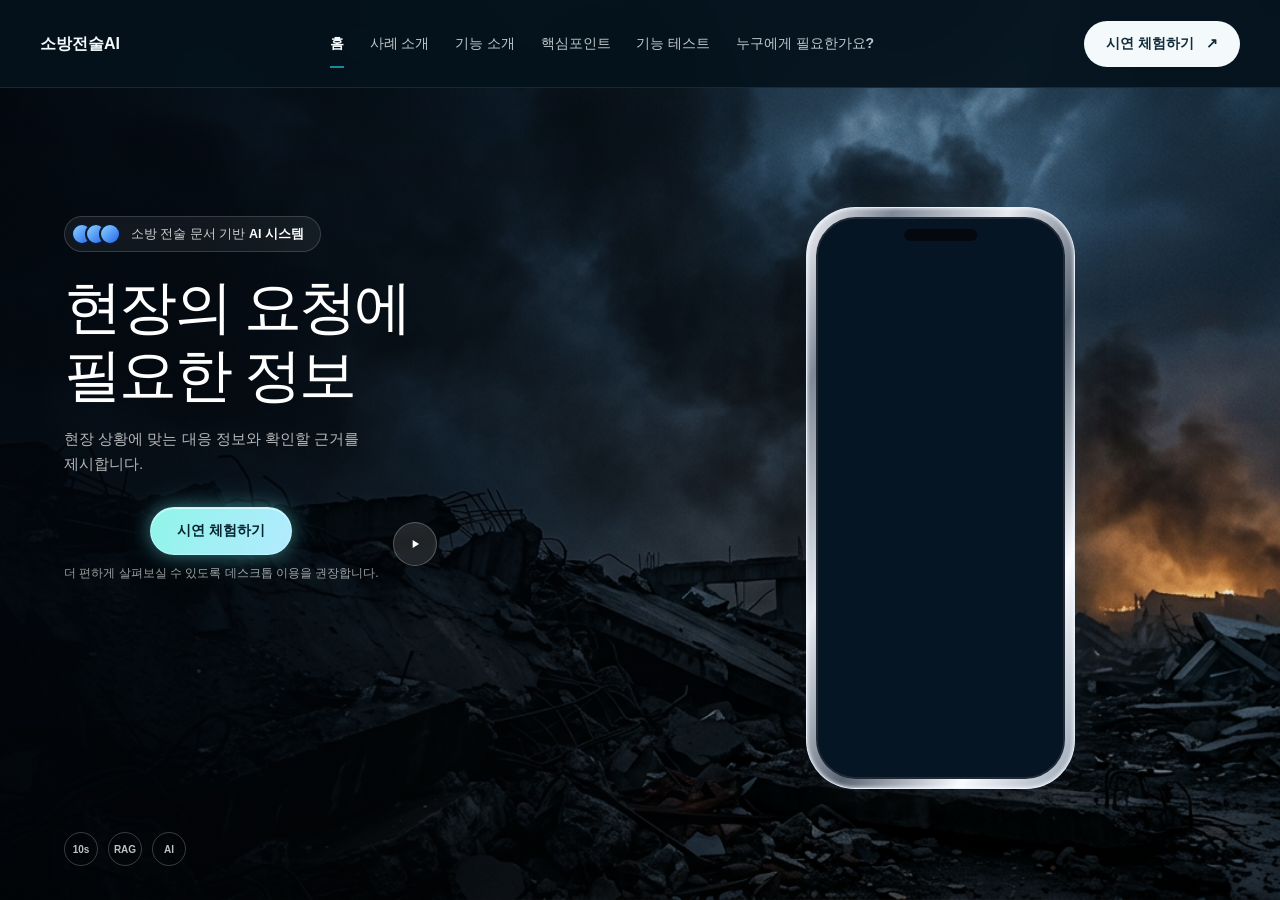
<file: index.html>
<!doctype html><html lang="ko"><head><meta charset="utf-8"><meta name="viewport" content="width=device-width,initial-scale=1"><meta name="theme-color" content="#02070d"><title>소방전술AI · 현장의 질문에 근거 있는 답을</title><meta name="description" content="10초의 음성 질문을 소방 전술 자료와 연결하는 소방전술AI 시연"><link rel="stylesheet" href="landing.css?v=3"><link rel="stylesheet" href="./site-navigation.css?v=fire-emblem-1"><script src="./silent-videos.js?v=1"></script></head><body class="global-nav-page global-home"><div class="landing-page"><header class="global-header global-header-dark"><div class="global-header-inner"><a class="global-logo" href="./" aria-label="소방전술AI 홈"><span>소방전술AI</span></a><nav class="global-links" aria-label="사이트 주 메뉴"><a href="./" aria-current="page">홈</a><a href="./actual-situation/">사례 소개</a><a href="./tactical-ai/">기능 소개</a><a href="./technology/">핵심포인트</a><a href="./feature-test/">기능 테스트</a><a href="./who-for/">누구에게 필요한가요?</a></nav><a class="global-demo-cta" href="./mockup/index.html">시연 체험하기 <span aria-hidden="true">↗</span></a></div></header><main><section id="hero" class="hero-section"><div class="disaster-background" aria-hidden="true"></div><div class="hero-shade" aria-hidden="true"></div><div class="hero-vignette" aria-hidden="true"></div><div class="silver-phone"><div class="phone-screen"><video id="introVideo" src="mockup/intro-v2.mp4?silent=1" muted playsinline preload="auto" aria-label="소방전술AI 소개 영상"></video><div class="phone-notch" aria-hidden="true"></div></div></div><div class="hero-copy"><div class="hero-badge"><div class="badge-orbs" aria-hidden="true"><i></i><i></i><i></i></div><span>소방 전술 문서 기반 <strong>AI 시스템</strong></span></div><h1>현장의 요청에<br>필요한 정보</h1><p>현장 상황에 맞는 대응 정보와 확인할 근거를 제시합니다.</p><div class="hero-actions"><div class="demo-action-wrap"><a href="mockup/index.html" class="primary-action">시연 체험하기</a><small class="demo-desktop-note">더 편하게 살펴보실 수 있도록 데스크톱 이용을 권장합니다.</small></div><button class="play-action" id="restartIntro" aria-label="인트로 영상 처음부터 재생"><svg width="14" height="14" viewBox="0 0 24 24" fill="currentColor" aria-hidden="true"><path d="M8 5v14l11-7z"/></svg></button></div></div><div class="hero-bottom-marks" aria-label="10초 음성 입력, RAG, AI"><div>10s</div><div>RAG</div><div>AI</div></div></section></main></div><script src="landing.js?v=2"></script></body></html>
</file>
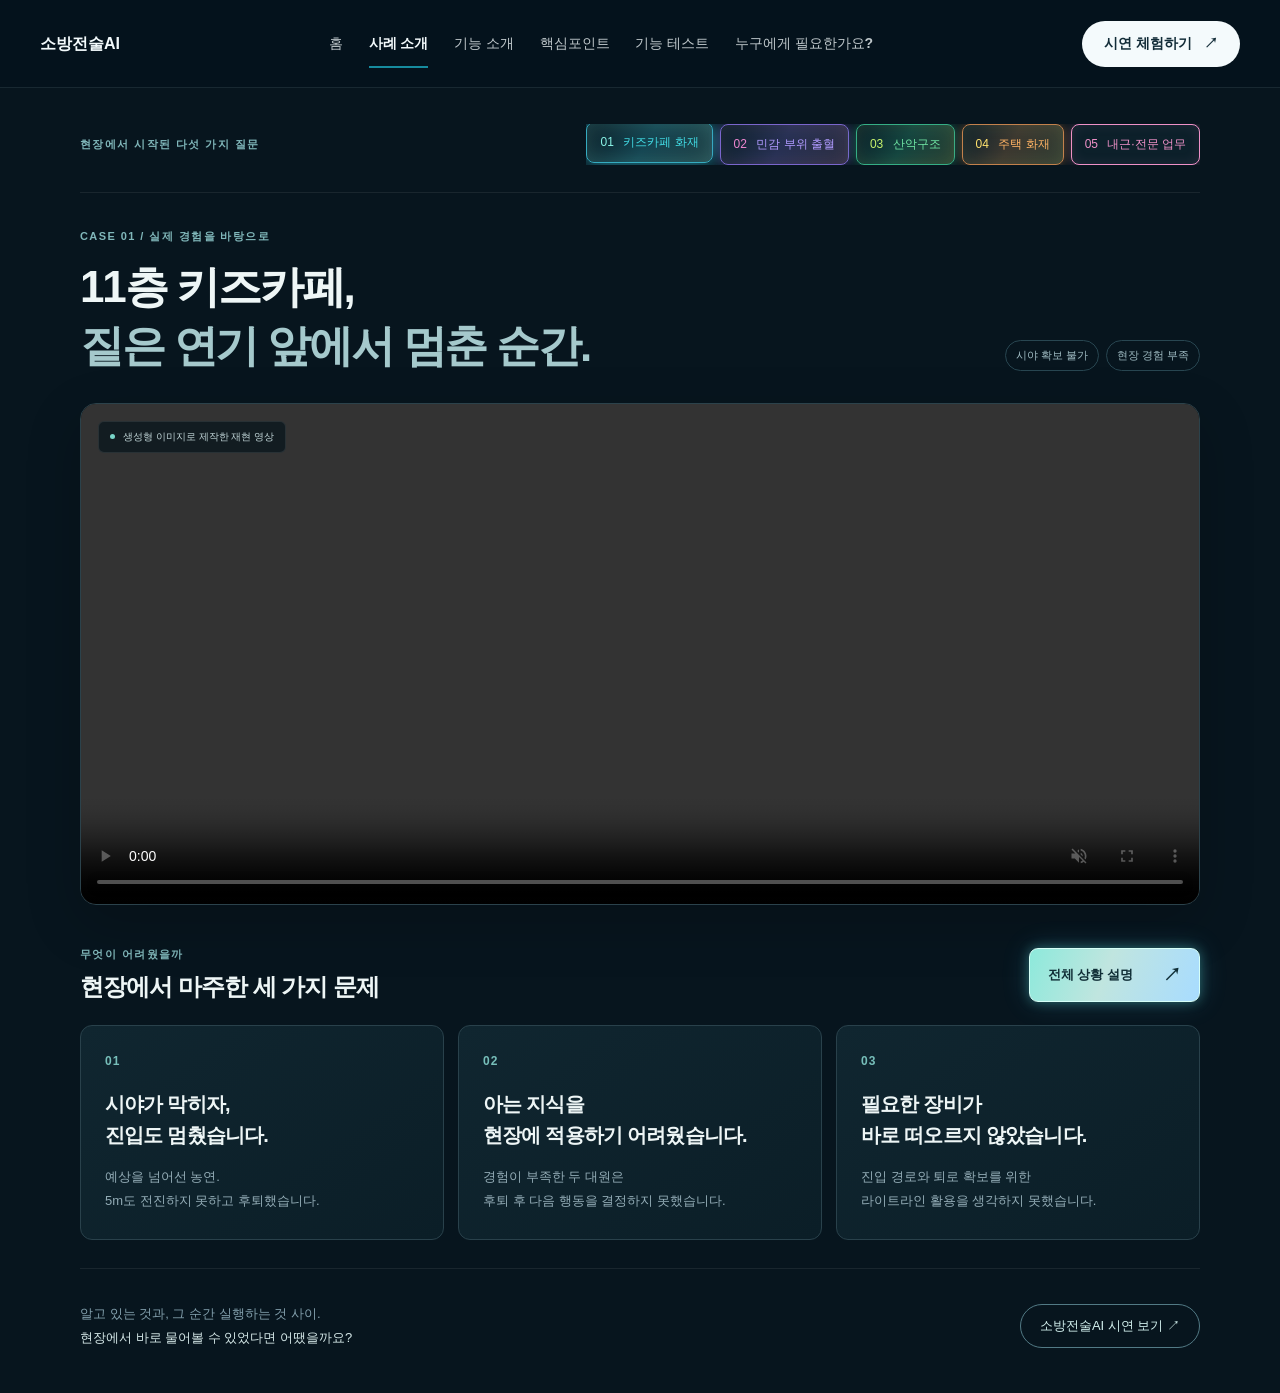
<file: actual-situation/index.html>
<!doctype html><html lang="ko"><head><meta charset="utf-8"><meta name="viewport" content="width=device-width,initial-scale=1"><meta name="theme-color" content="#06151e"><title>실제 현장 사례 · 소방전술AI</title><meta name="description" content="11층 키즈카페 화재, 짙은 연기 속에서 다음 행동을 결정하기 어려웠던 실제 경험"><link rel="stylesheet" href="cases.css?v=5"><link rel="stylesheet" href="../site-navigation.css?v=fire-emblem-1"><script src="../silent-videos.js?v=1"></script></head><body class="global-nav-page">
<header class="global-header global-header-dark"><div class="global-header-inner"><a class="global-logo" href="../" aria-label="소방전술AI 홈"><span>소방전술AI</span></a><nav class="global-links" aria-label="사이트 주 메뉴"><a href="../">홈</a><a href="../actual-situation/" aria-current="page">사례 소개</a><a href="../tactical-ai/">기능 소개</a><a href="../technology/">핵심포인트</a><a href="../feature-test/">기능 테스트</a><a href="../who-for/">누구에게 필요한가요?</a></nav><a class="global-demo-cta" href="../mockup/index.html">시연 체험하기 <span aria-hidden="true">↗</span></a></div></header>
<main><div class="case-navigation"><span class="eyebrow">현장에서 시작된 다섯 가지 질문</span><nav aria-label="현장 사례 선택"><a class="selected" aria-current="page" href="./"><span>01</span> 키즈카페 화재</a><a href="second.html"><span>02</span> 민감 부위 출혈</a><a href="third.html"><span>03</span> 산악구조</a><a href="fourth.html"><span>04</span> 주택 화재</a><a href="fifth.html"><span>05</span> 내근·전문 업무</a></nav></div>
<section class="case" aria-labelledby="case-title"><div class="case-heading"><div><p class="eyebrow">CASE 01 / 실제 경험을 바탕으로</p><h1 id="case-title">11층 키즈카페,<br><span>짙은 연기 앞에서 멈춘 순간.</span></h1></div><div class="case-tags"><span>시야 확보 불가</span><span>현장 경험 부족</span></div></div>
<div class="case-video"><video muted id="caseVideo" controls playsinline preload="metadata" aria-label="연기로 가득한 복도에 진입하는 소방대원 재현 영상"><source src="../mockup/effect-video-2.mp4?silent=1" type="video/mp4">동영상을 재생할 수 없습니다.</video><span class="video-label"><i></i> 생성형 이미지로 제작한 재현 영상</span></div>
<div class="section-heading"><div><p class="eyebrow">무엇이 어려웠을까</p><h2>현장에서 마주한 세 가지 문제</h2></div><button class="story-button" id="openStory">전체 상황 설명 <span>↗</span></button></div>
<div class="problem-grid"><article><span class="problem-number">01</span><h3>시야가 막히자,<br>진입도 멈췄습니다.</h3><p>예상을 넘어선 농연.<br>5m도 전진하지 못하고 후퇴했습니다.</p></article><article><span class="problem-number">02</span><h3>아는 지식을<br>현장에 적용하기 어려웠습니다.</h3><p>경험이 부족한 두 대원은<br>후퇴 후 다음 행동을 결정하지 못했습니다.</p></article><article><span class="problem-number">03</span><h3>필요한 장비가<br>바로 떠오르지 않았습니다.</h3><p>진입 경로와 퇴로 확보를 위한<br>라이트라인 활용을 생각하지 못했습니다.</p></article></div>
<footer class="case-footer"><p>알고 있는 것과, 그 순간 실행하는 것 사이.<br><strong>현장에서 바로 물어볼 수 있었다면 어땠을까요?</strong></p><a class="demo-link" href="../mockup/index.html">소방전술AI 시연 보기 ↗</a></footer></section></main>
<dialog id="storyDialog" aria-labelledby="story-title"><div class="dialog-header"><div><p class="eyebrow">CASE 01 · 전체 상황 설명</p><h2 id="story-title">11층 키즈카페 화재 현장</h2></div><button id="closeStory" aria-label="전체 상황 설명 닫기">×</button></div><div class="dialog-body"><p class="story-lead">짙은 연기로 인한 진입 실패와 구조대의 후속 대응</p><p class="context-note">이 사례는 제가 청라센터에서 경방으로 근무한 지 1년 차 당시, 직접 출동해 겪은 실제 경험입니다.</p><p>11층에 위치한 키즈카페에서 화재가 발생했다는 신고를 받고 소방대원 2명이 현장에 출동했다.</p><p>두 대원은 각각 현장 경험이 부족한 소방관이었다. 한 명은 근무 1년 차의 신입 대원이었고, 다른 한 명은 약 10년간 내근 업무를 담당하다가 현장 업무로 전환한 대원이었다. 두 사람 모두 화재 현장 진입과 내부 인명검색에 충분히 숙달되지 않은 상태였다.</p><p>현장에 도착해 11층 출입문을 열자, 예상보다 훨씬 많은 양의 짙은 연기가 복도 전체를 가득 채우고 있었다. 전방 시야를 거의 확보할 수 없는 상황이었다.</p><p>두 대원은 평소 알고 있던 기본적인 진입 방법을 활용해 내부 진입을 시도했다. 그러나 연기가 너무 짙어 방향과 내부 구조를 파악하기 어려웠고, <strong>5m도 전진하지 못한 채 결국 진입을 포기하고 후퇴했다.</strong></p><p>복도로 물러난 두 대원은 어떻게 대응해야 할지 판단하지 못하고 난감해했다. 당시에는 짙은 연기 속에서 진입 경로와 퇴로를 확보하기 위한 라이트라인 등의 장비를 활용해야 한다는 생각조차 떠올리지 못했다.</p><p>약 5~10분 뒤, 후속으로 구조대가 현장에 도착했다.</p><p>구조대는 기존 대원들과 달리 적극적으로 현장 환경을 개선하며 진입을 시도했다. 주변 출입문을 개방하고 옥내소화전의 소방호스를 전개한 뒤, 낮은 자세에서 분무주수를 실시하며 연기가 가득한 공간의 상황을 확인했다.</p><p>이후 복도 끝부분을 비롯해 개방할 수 있는 창문들을 열어 연기가 외부로 배출되도록 조치했다. 배연이 이루어지면서 점차 시야가 확보되기 시작했고, 내부 상황을 확인할 수 있게 되었다.</p><p>다행히 화재가 발생한 키즈카페는 영업 시작 전이었고, 내부에 이용객이 없어 인명피해로 이어지지 않았다.</p><p>그러나 만약 당시 키즈카페에 어린이와 보호자들이 있었다면, 초기 진입에 실패하고 대응 방법을 결정하지 못했던 시간은 인명구조의 성패를 좌우할 수 있는 매우 위험한 순간이었다.</p><h3>이 상황의 핵심</h3><p>이 사례는 단순히 소방대원 2명이 화재 현장에 진입하지 못한 이야기가 아니다.</p><p><strong>기본적인 화재 대응 지식을 알고 있는 것과, 실제 짙은 연기로 시야가 차단된 현장에서 적절한 장비와 전술을 즉시 선택해 실행하는 것은 전혀 다른 문제라는 사실을 보여준다.</strong></p><p><strong>이 사례는 숙달되지 않은 대원이 예상하지 못한 상황에 직면했을 때, 전술 AI가 필요한 전술과 장비를 빠르게 확인하고 다음 행동을 판단하는 데 효과적으로 도움을 줄 수 있음을 시사한다.</strong></p></div></dialog><script src="cases.js?v=1"></script></body></html>
</file>
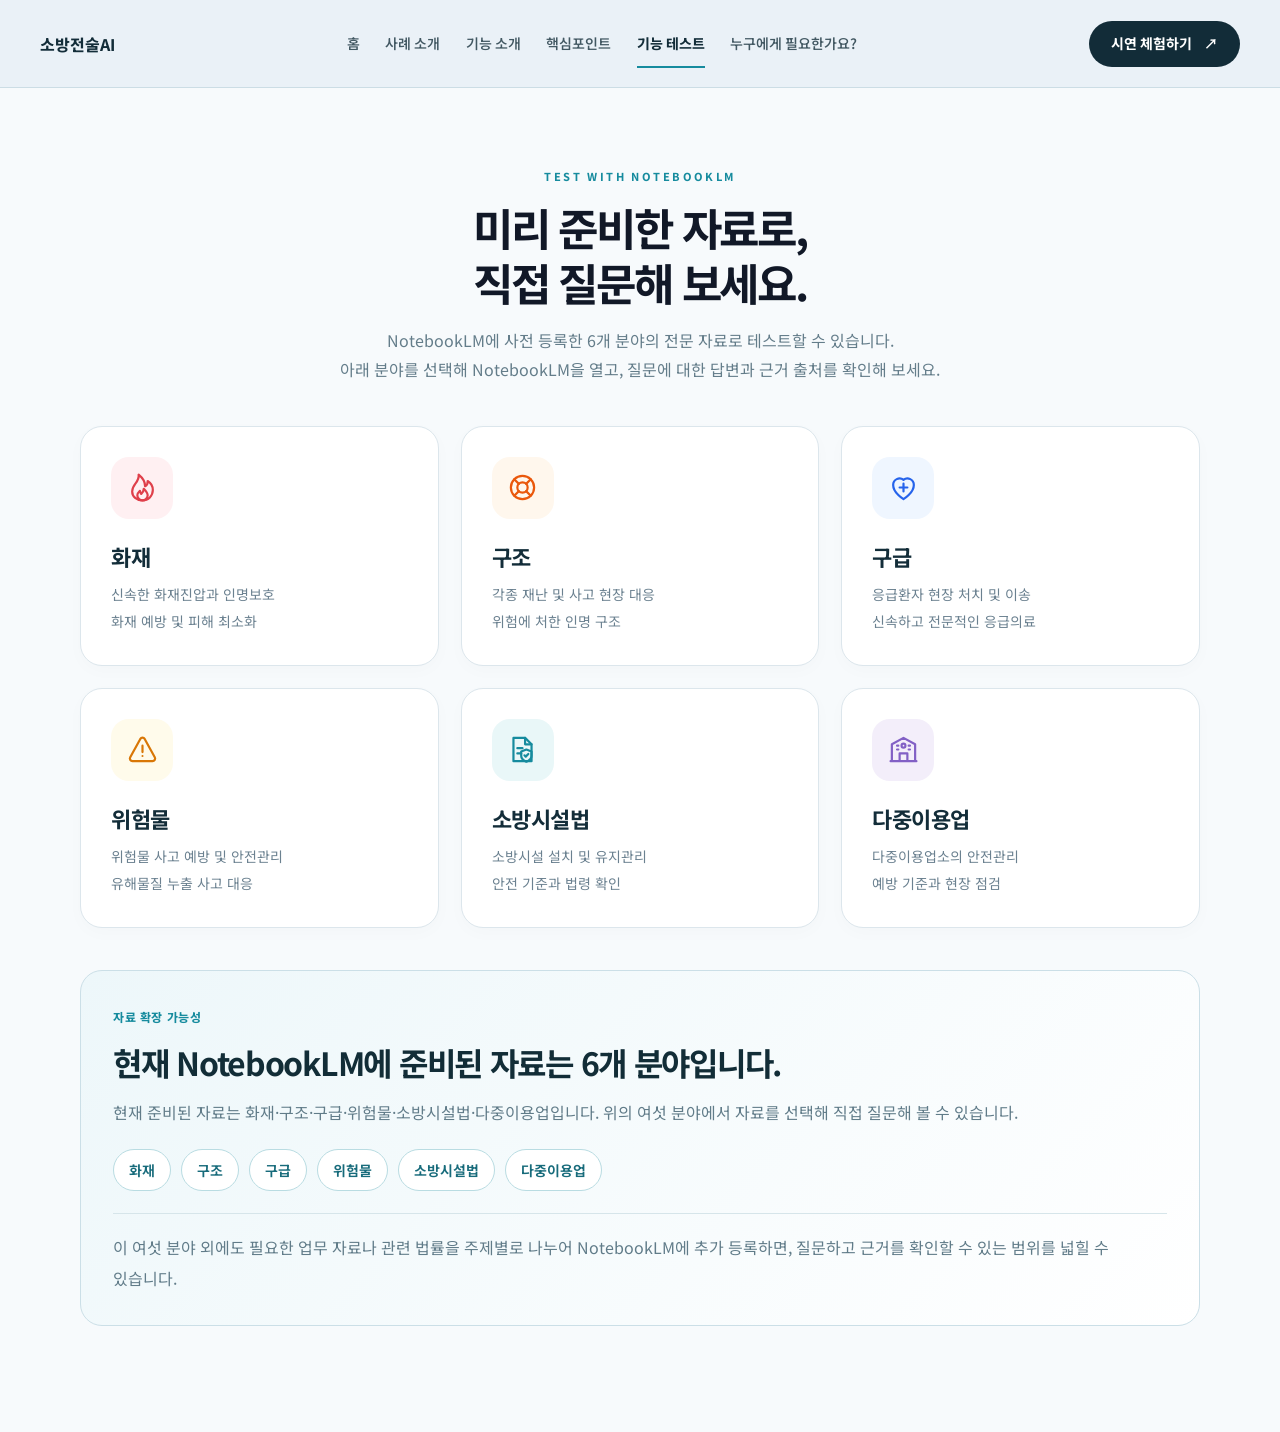
<file: feature-test/index.html>
<!doctype html><html lang="ko"><head><meta charset="utf-8"><meta name="viewport" content="width=device-width,initial-scale=1"><title>기능 테스트 · 소방전술AI</title><link rel="stylesheet" href="../technology/technology.css?v=privacy-alert-1"><link rel="stylesheet" href="../site-navigation.css?v=fire-emblem-1"><script src="../silent-videos.js?v=1"></script>
<style>
.emergency-fields{padding:80px 28px 96px;background:#f7fafc;min-height:calc(100svh - var(--site-header-height,88px))}
.emergency-inner{max-width:1120px;margin:auto}
.emergency-heading{text-align:center;margin-bottom:42px}
.emergency-heading>span{color:#168b9e;font-size:11px;font-weight:750;letter-spacing:.22em}
.emergency-heading h2{font-size:clamp(30px,4vw,44px);letter-spacing:-.05em;margin:16px 0}
.emergency-heading p{color:#647d8a;font-size:16px;line-height:1.8}
.emergency-grid{display:grid;grid-template-columns:repeat(3,minmax(0,1fr));gap:22px}
button.emergency-card{--accent:#df404b;--tint:#fff0f2;appearance:none;display:flex;flex-direction:column;align-items:flex-start;text-align:left;width:100%;min-width:0;min-height:240px;margin:0;padding:30px;border:1px solid #dce6ec;border-radius:22px;background:#fff;color:#132d39;font-family:inherit;cursor:pointer;box-shadow:0 5px 18px #183e4c05;transition:transform .24s ease,box-shadow .24s ease,border-color .24s ease,background .24s ease}
button.emergency-card.rescue{--accent:#e97523;--tint:#fff5ec}
button.emergency-card.medical{--accent:#3478e5;--tint:#edf4ff}
button.emergency-card.hazmat{--accent:#c48a10;--tint:#fff9e7}
button.emergency-card.facilities{--accent:#168b9e;--tint:#e9f7f8}
button.emergency-card.public-use{--accent:#8260c5;--tint:#f3eefa}
.emergency-card .emergency-icon{display:grid;place-items:center;width:62px;height:62px;margin:0 0 22px;border-radius:18px;background:var(--tint);color:var(--accent);transition:transform .24s ease,box-shadow .24s ease}
.emergency-card .emergency-icon svg{width:31px;height:31px;fill:none;stroke:currentColor;stroke-width:1.7;stroke-linecap:round;stroke-linejoin:round}
.emergency-card h3{font-size:22px;line-height:1.4;margin:0 0 10px;color:#132d39}
.emergency-card p{font-size:14px;line-height:1.9;margin:0;color:#6b8190;word-break:keep-all}
@media(hover:hover){button.emergency-card:hover{transform:translateY(-6px);border-color:var(--accent);box-shadow:0 16px 34px #183e4c12;background:linear-gradient(145deg,#fff,var(--tint))}button.emergency-card:hover .emergency-icon{transform:translateY(-2px) rotate(-5deg);box-shadow:0 5px 16px #183e4c0c}}
button.emergency-card:active{transform:translateY(-1px) scale(.98);box-shadow:0 4px 12px #183e4c12}
button.emergency-card:focus-visible{outline:3px solid var(--accent);outline-offset:4px}
@media(max-width:800px){.emergency-fields{padding:55px 22px 70px}.emergency-grid{grid-template-columns:repeat(2,minmax(0,1fr));gap:16px}button.emergency-card{padding:24px;min-height:225px}}
@media(max-width:430px){.emergency-grid{grid-template-columns:1fr}button.emergency-card{min-height:0;padding:24px}.emergency-heading p{font-size:14px}}
@media(prefers-reduced-motion:reduce){button.emergency-card,.emergency-card .emergency-icon{transition:none!important;transform:none!important}}
</style>

<style>
.comparison-panel[hidden]{display:none!important}
.comparison-panel{margin-top:34px;padding:32px;border:1px solid #d4e2e9;border-radius:24px;background:#fff;box-shadow:0 12px 36px #183e4c08;scroll-margin-top:calc(var(--site-header-height,88px) + 24px);animation:panelReveal .3s ease both}
.comparison-panel-heading{display:flex;align-items:flex-start;justify-content:space-between;gap:20px;margin-bottom:24px}
.comparison-kicker{font-size:11px;letter-spacing:.15em;color:#df404b;font-weight:750}
.comparison-panel-heading h2{margin:10px 0 0;font-size:clamp(22px,2.5vw,30px);letter-spacing:-.04em;color:#132d39;line-height:1.4}
.comparison-close,.copy-prompt{font:600 13px inherit;flex-shrink:0;padding:10px 16px;border:1px solid #d1e1e8;border-radius:10px;background:#f6fafc;color:#264c5b;cursor:pointer}
.comparison-close:hover,.copy-prompt:hover{background:#e8f5f7;border-color:#168b9e}
.notebook-link{display:flex;align-items:center;justify-content:space-between;gap:20px;padding:20px 24px;border:1px solid #bcdde3;border-radius:16px;background:#eef8fa;color:#126477;text-decoration:none;margin-bottom:26px;transition:background .2s}
.notebook-link:hover{background:#def1f5}
.notebook-link strong{display:block;font-size:17px}.notebook-link small{display:block;margin-top:7px;font-size:14px;color:#607e89;line-height:1.6}.notebook-link>span:last-child{font-size:26px}
.prompt-grid{display:grid;grid-template-columns:repeat(2,minmax(0,1fr));gap:20px}
.prompt-card{min-width:0;padding:24px;border:1px solid #dce6ec;border-radius:18px;background:#fafcfe}
.prompt-card-heading{display:flex;align-items:center;justify-content:space-between;gap:16px;margin-bottom:20px}
.prompt-card-heading h3{font-size:20px;color:#132d39;margin:0}
.prompt-text{font-size:16px;line-height:1.95;color:#314f5e;word-break:keep-all;overflow-wrap:anywhere;user-select:text}
.prompt-context{color:#d83243;font-weight:650}
.copy-status{min-height:24px;margin:16px 0 0;color:#168094;font-size:14px}
button.emergency-card.fire[aria-expanded="true"]{border-color:#df404b;background:#fff5f6;box-shadow:0 8px 24px #df404b12}
.comparison-panel button:focus-visible,.notebook-link:focus-visible,.prompt-text:focus-visible{outline:3px solid #168b9e;outline-offset:4px}
@keyframes panelReveal{from{opacity:0;transform:translateY(10px)}to{opacity:1;transform:none}}
@media(max-width:750px){.comparison-panel{padding:22px 18px}.prompt-grid{grid-template-columns:1fr}.prompt-card{padding:20px}.notebook-link{padding:18px}.comparison-panel-heading{gap:12px}}
@media(prefers-reduced-motion:reduce){.comparison-panel{animation:none}}
</style><style>.preset-prompt-notice{margin:0 0 26px;padding:20px 24px;border:1px solid #f0cdd2;border-left:4px solid #d83243;border-radius:14px;background:#fff6f7;color:#653e47}.preset-prompt-notice strong{display:block;color:#c72e40;font-size:16px;line-height:1.6}.preset-prompt-notice p{margin:8px 0 0;font-size:15px;line-height:1.8;word-break:keep-all}@media(max-width:750px){.preset-prompt-notice{padding:18px}}</style><style>
.generic-comparison{margin-top:30px;padding-top:36px;border-top:1px solid #dce6ec}
.generic-heading>span,.difference-kicker{font-size:12px;font-weight:750;letter-spacing:.05em;color:#168b9e}
.generic-heading h2{font-size:clamp(25px,3vw,34px);line-height:1.4;letter-spacing:-.045em;color:#132d39;margin:12px 0}
.generic-heading>p{font-size:16px;line-height:1.9;color:#647d8a;word-break:keep-all;margin:0 0 26px}
.comparison-chat{padding:26px;border:1px solid #dce6ec;border-radius:18px;background:#f9fbfd}
.chat-label{font-size:13px;color:#607c8b;font-weight:650;margin-bottom:20px}
.example-question{width:fit-content;max-width:90%;margin:0 0 24px auto;padding:15px 20px;border-radius:20px 20px 4px 20px;background:#e8f3ff;color:#264e70;font-size:15px;line-height:1.8;word-break:keep-all}
.example-answer{font-size:15px;line-height:1.9;color:#314f5e}
.answer-example-label{font-size:11px;color:#7d909d}
.example-answer p{margin:12px 0}.example-answer ol{margin:14px 0;padding-left:24px}.example-answer li{padding:4px 0}
.example-answer mark{background:#ffe4e8;color:#bc293c;border-radius:5px;padding:3px 5px;font-weight:750}
.example-answer .example-followup{padding-top:16px;border-top:1px solid #e0e8ed;color:#607c8b}
.comparison-insight{display:flex;gap:14px;margin:20px 0 28px;padding:20px;border-radius:14px;background:#fff4f5;border:1px solid #f0cdd2}
.comparison-insight>span{display:grid;place-items:center;flex-shrink:0;width:28px;height:28px;border-radius:50%;color:#c73044;background:#ffe0e6;font-weight:750}
.comparison-insight p{margin:0;font-size:15px;line-height:1.9;color:#78545d;word-break:keep-all}.comparison-insight strong{display:block;margin-bottom:7px;color:#bc293c;font-size:17px}
.preset-difference{padding:28px;border:1px solid #c6e2e7;border-radius:18px;background:linear-gradient(120deg,#eef8fa,#f8fbfd)}
.preset-difference h3{font-size:27px;margin:12px 0;letter-spacing:-.04em;color:#143e4a}.preset-difference>p{font-size:16px;line-height:1.9;color:#526f7c;word-break:keep-all}
.difference-tags{display:flex;flex-wrap:wrap;gap:10px;margin:20px 0}.difference-tags span{padding:10px 14px;border:1px solid #c8e1e6;border-radius:10px;background:#fff;color:#216879;font-size:14px;font-weight:600}
.preset-difference .difference-summary{margin-bottom:0;font-weight:650;color:#216879}
.comparison-footnote{font-size:12px;line-height:1.8;color:#7c909c;margin:20px 0 0;word-break:keep-all}
@media(max-width:750px){.comparison-chat,.preset-difference{padding:20px}.example-question{max-width:100%}.generic-heading>p br{display:none}.comparison-insight{padding:16px}.difference-tags{flex-direction:column}}
</style><style>.tactical-answer-example{margin-top:36px;padding-top:32px;border-top:1px solid #dce6ec}.tactical-answer-example h2{font-size:clamp(24px,3vw,32px);line-height:1.4;letter-spacing:-.04em;margin:12px 0;color:#143e4a}.tactical-example-lead{font-size:16px;line-height:1.9;color:#647d8a;word-break:keep-all}.tactical-answer-capture{margin:24px 0 30px;padding:20px;border:1px solid #dce6ec;border-radius:18px;background:#f9fbfd}.tactical-answer-capture a{display:block;max-width:756px;margin:auto;cursor:zoom-in}.tactical-answer-capture img{display:block;width:100%;height:auto;border-radius:8px;border:1px solid #e1e8ed}.tactical-answer-capture figcaption{display:flex;flex-wrap:wrap;justify-content:space-between;gap:8px;margin-top:16px;color:#6d8390;font-size:12px;line-height:1.7}.tactical-speech{position:relative;padding:24px 28px;border:1px solid #bddfe5;border-radius:20px;background:#edf8fa;color:#406673;margin:0 0 24px}.tactical-speech:before{content:'';position:absolute;top:-9px;left:34px;width:16px;height:16px;background:#edf8fa;border-top:1px solid #bddfe5;border-left:1px solid #bddfe5;transform:rotate(45deg)}.tactical-speech p{position:relative;font-size:16px;line-height:1.95;margin:0;word-break:keep-all}.tactical-speech p+p{margin-top:14px;padding-top:14px;border-top:1px solid #cee5e9}.tactical-speech strong{color:#176b7b}@media(max-width:750px){.tactical-answer-capture{padding:10px}.tactical-speech{padding:22px 20px}}</style><style>button.emergency-card.rescue[aria-expanded="true"]{border-color:#e97523;background:#fff5ec;box-shadow:0 8px 24px #e9752312}.rescue-comparison .comparison-kicker{color:#c4631e}</style><style>
/* Compact notebook links and preset guidance. */
.comparison-panel>.notebook-link{padding:12px 16px;margin-bottom:14px;border-radius:12px;gap:14px}
.comparison-panel>.notebook-link strong{font-size:15px;line-height:1.5}
.comparison-panel>.notebook-link small{font-size:12px;line-height:1.5;margin-top:3px}
.comparison-panel>.notebook-link>span:last-child{font-size:22px}
.comparison-panel>.preset-prompt-notice{padding:12px 16px;margin-bottom:18px;border-radius:12px;border-left-width:3px}
.comparison-panel>.preset-prompt-notice strong{font-size:14px;line-height:1.5}
.comparison-panel>.preset-prompt-notice p{font-size:13px;line-height:1.6;margin-top:4px}
@media(max-width:750px){.comparison-panel>.notebook-link,.comparison-panel>.preset-prompt-notice{padding:11px 13px}}
</style><style>button.emergency-card.medical[aria-expanded="true"]{border-color:#3478e5;background:#edf4ff;box-shadow:0 8px 24px #3478e512}.medical-comparison .comparison-kicker{color:#3478e5}</style><style>button.emergency-card.hazmat[aria-expanded="true"]{border-color:#b17b0d;background:#fff9e7;box-shadow:0 8px 24px #183e4c12}button.emergency-card.facilities[aria-expanded="true"]{border-color:#168b9e;background:#e9f7f8;box-shadow:0 8px 24px #183e4c12}button.emergency-card.public-use[aria-expanded="true"]{border-color:#8260c5;background:#f3eefa;box-shadow:0 8px 24px #183e4c12}.knowledge-comparison>.preset-difference{margin:24px 0}.knowledge-example{padding:24px;border:1px solid #dce6ec;border-radius:18px;background:#f9fbfd;margin-bottom:30px}.knowledge-example>span{font-size:12px;color:#7a8e9b;font-weight:700}.knowledge-example h3{margin:10px 0;font-size:22px;color:#183e4c;letter-spacing:-.035em}.knowledge-example p{font-size:16px;line-height:1.9;color:#607c8b;word-break:keep-all}.knowledge-flow{display:flex;align-items:center;flex-wrap:wrap;gap:12px;margin-top:20px}.knowledge-flow span{border:1px solid #d8e5eb;border-radius:10px;background:#fff;padding:10px 14px;font-size:14px;color:#406673}.knowledge-flow b{color:#90a8b4}@media(max-width:750px){.knowledge-example{padding:20px}.knowledge-flow{gap:8px}.knowledge-flow span{font-size:12px;padding:8px 10px}}</style><style>
.comparison-panel .notebook-link{transition:transform .2s,box-shadow .2s,background .2s}
.comparison-panel .notebook-link:hover{transform:translateY(-2px)}
.comparison-panel .notebook-fire{--nb:#df404b;--nb-bg:#fff0f2;color:#a52d38;background:var(--nb-bg);border-color:#f3b9bf}
.comparison-panel .notebook-rescue{--nb:#e97523;--nb-bg:#fff5ec;color:#a94d10;background:var(--nb-bg);border-color:#f1c49f}
.comparison-panel .notebook-medical{--nb:#3478e5;--nb-bg:#edf4ff;color:#235db6;background:var(--nb-bg);border-color:#b8d0f5}
.comparison-panel .notebook-hazmat{--nb:#b17b0d;--nb-bg:#fff9e7;color:#8a6109;background:var(--nb-bg);border-color:#eddb9d}
.comparison-panel .notebook-facilities{--nb:#168b9e;--nb-bg:#e9f7f8;color:#126b79;background:var(--nb-bg);border-color:#acdce1}
.comparison-panel .notebook-public-use{--nb:#8260c5;--nb-bg:#f3eefa;color:#6847aa;background:var(--nb-bg);border-color:#d5c6ee}
.comparison-panel .notebook-link strong,.comparison-panel .notebook-link>span:last-child{color:inherit}
.comparison-panel .notebook-link small{color:#607b87}
.comparison-panel .notebook-link:hover{box-shadow:0 8px 22px color-mix(in srgb,var(--nb) 20%,transparent);background:color-mix(in srgb,var(--nb-bg) 80%,white)}
</style><style>.corpus-expansion{margin:42px 0 10px;padding:32px;border:1px solid #cbdfe7;border-radius:22px;background:linear-gradient(135deg,#edf7fa,#fff)}.corpus-expansion-heading h2{font-size:clamp(23px,3vw,32px);line-height:1.45;letter-spacing:-.04em;margin:12px 0}.corpus-expansion-heading p,.corpus-note{font-size:16px;line-height:1.9;color:#617c89;word-break:keep-all}.corpus-tags{display:flex;flex-wrap:wrap;gap:10px;margin:22px 0}.corpus-tags span{padding:10px 15px;border:1px solid #b9dce2;border-radius:999px;background:#fff;color:#176b7b;font-size:14px;font-weight:650}.corpus-note{margin-bottom:0;padding-top:18px;border-top:1px solid #d6e5ea}@media(max-width:650px){.corpus-expansion{padding:23px}.corpus-tags{gap:8px}.corpus-tags span{font-size:12px;padding:9px 12px}}</style></head><body class="global-nav-page"><header class="global-header"><div class="global-header-inner"><a class="global-logo" href="../" aria-label="소방전술AI 홈"><span>소방전술AI</span></a><nav class="global-links" aria-label="사이트 주 메뉴"><a href="../">홈</a><a href="../actual-situation/">사례 소개</a><a href="../tactical-ai/">기능 소개</a><a href="../technology/">핵심포인트</a><a href="../feature-test/" aria-current="page">기능 테스트</a><a href="../who-for/">누구에게 필요한가요?</a></nav><a class="global-demo-cta" href="../mockup/index.html">시연 체험하기 <span aria-hidden="true">↗</span></a></div></header><main><section class="emergency-fields" aria-labelledby="emergency-title">
<div class="emergency-inner"><div class="emergency-heading"><span>TEST WITH NOTEBOOKLM</span><h2 id="emergency-title">미리 준비한 자료로,<br>직접 질문해 보세요.</h2><p>NotebookLM에 사전 등록한 6개 분야의 전문 자료로 테스트할 수 있습니다.<br>아래 분야를 선택해 NotebookLM을 열고, 질문에 대한 답변과 근거 출처를 확인해 보세요.</p></div>
<div class="emergency-grid">
<button type="button" class="emergency-card fire" id="fireCompare" aria-expanded="false" aria-controls="firePrompts"><div class="emergency-icon"><svg viewBox="0 0 24 24" aria-hidden="true"><path d="M12 22c4.5 0 8-3.5 8-8 0-3-1.5-5.5-4-7 .2 2.5-1 3.5-2 4 0-4-2.5-7-5-9 .5 3-1 5-2.5 7C5 11 4 13 4 15c0 4 3.5 7 8 7z"/><path d="M12 22c2.2 0 4-1.8 4-4 0-2-1.5-3.5-3-5 0 2-1 3-2 4-.5-1-1-1.5-1-2.5C8.5 16 8 17.5 8 18c0 2.2 1.8 4 4 4z"/></svg></div><h3>화재</h3><p>신속한 화재진압과 인명보호<br>화재 예방 및 피해 최소화</p></button>
<button type="button" class="emergency-card rescue" id="rescueCompare" aria-expanded="false" aria-controls="rescuePrompts"><div class="emergency-icon"><svg viewBox="0 0 24 24" aria-hidden="true"><circle cx="12" cy="12" r="9"/><circle cx="12" cy="12" r="4"/><path d="m5.6 5.6 3.6 3.6m5.6 5.6 3.6 3.6m0-12.8-3.6 3.6m-5.6 5.6-3.6 3.6"/></svg></div><h3>구조</h3><p>각종 재난 및 사고 현장 대응<br>위험에 처한 인명 구조</p></button>
<button type="button" class="emergency-card medical" id="medicalCompare" aria-expanded="false" aria-controls="medicalPrompts"><div class="emergency-icon"><svg viewBox="0 0 24 24" aria-hidden="true"><path d="M12 21s-8-4.8-8-11a5 5 0 0 1 8-4 5 5 0 0 1 8 4c0 6.2-8 11-8 11z"/><path d="M12 9v6m-3-3h6"/></svg></div><h3>구급</h3><p>응급환자 현장 처치 및 이송<br>신속하고 전문적인 응급의료</p></button>
<button type="button" class="emergency-card hazmat" id="hazmatCompare" aria-expanded="false" aria-controls="hazmatPanel"><div class="emergency-icon"><svg viewBox="0 0 24 24" aria-hidden="true"><path d="m10.3 3.8-7.8 14.2a2 2 0 0 0 1.8 3h15.4a2 2 0 0 0 1.8-3L13.7 3.8a2 2 0 0 0-3.4 0z"/><path d="M12 9v5"/><circle cx="12" cy="17" r=".8" fill="currentColor" stroke="none"/></svg></div><h3>위험물</h3><p>위험물 사고 예방 및 안전관리<br>유해물질 누출 사고 대응</p></button>

<button type="button" class="emergency-card facilities" id="facilitiesCompare" aria-expanded="false" aria-controls="facilitiesPanel"><div class="emergency-icon"><svg viewBox="0 0 24 24" aria-hidden="true"><path d="M14 3H5v18h14V8l-5-5Z"/><path d="M14 3v5h5M8 11h4M8 15h3"/><path d="m15 12 4 1.5V17c0 2-1.7 3.5-4 4.5-2.3-1-4-2.5-4-4.5v-3.5l4-1.5Z"/><path d="m13.5 16.5 1 1 2-2"/></svg></div><h3>소방시설법</h3><p>소방시설 설치 및 유지관리<br>안전 기준과 법령 확인</p></button>
<button type="button" class="emergency-card public-use" id="publicUseCompare" aria-expanded="false" aria-controls="publicUsePanel"><div class="emergency-icon"><svg viewBox="0 0 24 24" aria-hidden="true"><path d="M3 21V8l9-5 9 5v13M2 21h20M9 21v-6h6v6M7 9h1m8 0h1M7 12h1m8 0h1"/><circle cx="12" cy="9" r="1.5"/></svg></div><h3>다중이용업</h3><p>다중이용업소의 안전관리<br>예방 기준과 현장 점검</p></button>
</div>
<section id="firePrompts" class="comparison-panel" aria-labelledby="firePromptsTitle" hidden>
<div class="comparison-panel-heading"><div><span class="comparison-kicker">FIRE · 화재</span><h2 id="firePromptsTitle" tabindex="-1">같은 상황을 직접 질문해 보세요.</h2></div><button type="button" class="comparison-close" aria-label="화재 비교 창 닫기">닫기 ×</button></div>
<a class="notebook-link notebook-fire" href="https://notebook.google.com/notebook/a1210cbd-c22a-44ae-8e5b-8bb0d023a578" target="_blank" rel="noopener noreferrer"><span><strong>화재 NotebookLM 열기</strong><small>아래 프롬프트를 복사해 붙여넣어 보세요.</small></span><span aria-hidden="true">↗</span></a>
<aside class="preset-prompt-notice"><strong>빨간색 문구는 사전 설정된 프롬프트입니다.</strong><p>앱 로그인 후 사전 설정한 프롬프트로, 앱에서 사용할 때는 직접 입력하지 않는 텍스트입니다.</p></aside>
<div class="prompt-grid">
<article class="prompt-card"><div class="prompt-card-heading"><h3>출동전</h3><button type="button" class="copy-prompt" data-prompt="beforePrompt">복사</button></div><div class="prompt-text" id="beforePrompt" tabindex="0">청라디월팰리스건물 11층, 키즈카페 , 다량 연기가 보인다,<br><span class="prompt-context">(화재경방 출동대원, 챙길 장비, 행동과유의사항)</span></div></article>
<article class="prompt-card"><div class="prompt-card-heading"><h3>출동후</h3><button type="button" class="copy-prompt" data-prompt="afterPrompt">복사</button></div><div class="prompt-text" id="afterPrompt" tabindex="0">건물 층 도착했는데 연기가 가득차서 앞으로 갈수가 없다<br><span class="prompt-context">(화재경방 출동대원, 챙길 장비, 행동과유의사항)</span></div></article>
</div><p class="copy-status" role="status" aria-live="polite"></p>
<section class="generic-comparison" aria-labelledby="genericTitle">
<div class="generic-heading"><span>같은 상황, 다른 질문 조건</span><h2 id="genericTitle">일반 AI에 상황만 질문했다면?</h2><p>현장대원이 누구인지, 어떤 답이 필요한지 알려주지 않으면<br>출동대원의 질문에도 일반 시민을 위한 안내가 나올 수 있습니다.</p></div>
<div class="comparison-chat">
<div class="chat-label">GPT에 상황만 입력한 사례</div>
<div class="example-question">청라디월팰리스건물 11층, 키즈카페 , 다량 연기가 보인다,</div>
<div class="example-answer"><span class="answer-example-label">제공된 답변 사례 · 주요 내용 발췌</span><p><strong>화재 의심 상황 – 즉시 대응 필요</strong></p><ol><li><mark>119 신고 및 출동 요청</mark> – 건물명, 11층, 키즈카페, 다량 연기 발생을 전달합니다.</li><li>키즈카페 내부 인원 확인 – 어린이, 보호자, 종사자 재실 여부를 확인합니다.</li><li>건물 내 인원 대피 유도 – 안전한 피난계단 이용, 엘리베이터 사용 금지.</li></ol><p class="example-followup">“지금 현장에서 직접 목격한 상황인가요, 아니면 출동 지령 내용을 전달한 건가요?”</p></div>
</div>
<div class="comparison-insight"><span aria-hidden="true">!</span><p><strong>이미 출동 중인 대원에게, 다시 ‘119 신고’를 안내합니다.</strong>이 사례에서는 질문자의 역할이 전달되지 않아, 대원이 원하는 장비·행동요령 대신 일반적인 신고·대피 안내와 추가 확인 질문이 나왔습니다.</p></div>
<div class="preset-difference"><span class="difference-kicker">소방전술AI의 설계 차이</span><h3>현장에서는 상황만 말하도록.</h3><p>사용자가 프롬프트 작성법을 몰라도, 로그인 후 사전 설정한 역할과 필요한 답변 항목이 질문에 함께 전달되도록 설계했습니다.</p><div class="difference-tags"><span>역할 · 화재경방 출동대원</span><span>필요한 정보 · 챙길 장비</span><span>답변 범위 · 행동과 유의사항</span></div><p class="difference-summary">매번 “나는 누구이고, 어떤 답을 원하는지” 설명하는 부담을 줄입니다.</p></div>

<section class="tactical-answer-example" aria-labelledby="tacticalExampleTitle"><span class="difference-kicker">출동후 · 두 번째 프롬프트 답변 예시</span><h2 id="tacticalExampleTitle">행동요령과 근거를 함께 확인합니다.</h2><p class="tactical-example-lead">연기로 전진하기 어려운 상황을 질문한 NotebookLM 답변 캡처입니다. 문장 옆 출처 번호와 자료 미리보기를 함께 확인할 수 있습니다.</p>
<figure class="tactical-answer-capture"><a href="assets/fire-after-answer.png" target="_blank" rel="noopener noreferrer" aria-label="출동후 답변 캡처 크게 보기"><img src="assets/fire-after-answer.png" width="756" height="880" loading="lazy" alt="출동후 프롬프트에 대한 NotebookLM 답변. 필수 휴대 장비와 농연 층 진입 행동요령에 출처 번호가 표시되고, 근거 자료 미리보기가 열려 있습니다."></a><figcaption>두 번째 프롬프트 · 실제 답변 캡처 <span>클릭하면 크게 볼 수 있습니다 ↗</span></figcaption></figure>
<aside class="tactical-speech"><p>전술 답변은 질문할 때마다 조금씩 다르게 나올 수 있지만, <strong>공통된 행동양식과 확인할 수 있는 출처가 있어 대원에게 신뢰를 줍니다.</strong></p><p>신뢰하기 어려운 답변의 예시는 전문 지식이 필요한 <strong>‘위험물’ 탭</strong>에서 보여드리겠습니다.</p></aside></section><p class="comparison-footnote">위 내용은 제공된 GPT 답변 사례를 바탕으로 한 비교입니다. 일반 AI의 답변은 모델·설정·질문 조건에 따라 달라질 수 있으며, 역할과 요구사항을 직접 설정하는 것도 가능합니다. 이 앱은 해당 설정을 사용자가 매번 작성하지 않도록 제공하는 데 차이가 있습니다.</p>
</section>
</section>
<section id="rescuePrompts" class="comparison-panel rescue-comparison" aria-labelledby="rescuePromptsTitle" hidden>
<div class="comparison-panel-heading"><div><span class="comparison-kicker">RESCUE · 구조</span><h2 id="rescuePromptsTitle" tabindex="-1">산악 구조 상황을 직접 질문해 보세요.</h2></div><button type="button" class="comparison-close" aria-label="구조 비교 창 닫기">닫기 ×</button></div>
<a class="notebook-link notebook-rescue" href="https://notebook.google.com/notebook/bf35b6d4-86ac-4c8c-922b-813d7e2d37bd" target="_blank" rel="noopener noreferrer"><span><strong>구조 NotebookLM 열기</strong><small>아래 프롬프트를 복사해 붙여넣어 보세요.</small></span><span aria-hidden="true">↗</span></a>
<aside class="preset-prompt-notice"><strong>빨간색 문구는 사전 설정된 프롬프트입니다.</strong><p>앱 로그인 후 사전 설정한 프롬프트로, 앱에서 사용할 때는 직접 입력하지 않는 텍스트입니다.</p></aside>
<article class="prompt-card"><div class="prompt-card-heading"><h3>산악 구조</h3><button type="button" class="copy-prompt" data-prompt="rescuePrompt">복사</button></div><div class="prompt-text" id="rescuePrompt" tabindex="0">등산길에 미끄러져 경사진길에 있다. 경사가 매우 가파름, 가만히있는상태, <span class="prompt-context">(구조대 출동대원, 챙길 장비, 행동과유의사항)</span></div></article>
<p class="copy-status" role="status" aria-live="polite"></p>
<section class="tactical-answer-example" aria-labelledby="rescueExampleTitle"><span class="difference-kicker">구조 · 장비와 행동지침 답변 예시</span><h2 id="rescueExampleTitle">출동 중 한 번 더, 안전 확보를 떠올렸다면.</h2><p class="tactical-example-lead">구조대원의 역할을 함께 전달하면, 필요한 구조 장비와 현장 행동지침을 확인할 수 있습니다. 아래 답변에서는 ‘자기확보 최우선’과 ‘지지점 구축’이 출처와 함께 제시됩니다.</p>
<figure class="tactical-answer-capture"><a href="assets/rescue-answer.png" target="_blank" rel="noopener noreferrer" aria-label="구조 장비와 행동지침 답변 캡처 크게 보기"><img src="assets/rescue-answer.png" loading="lazy" alt="산악구조 답변 캡처. 필수 구조 장비와 자기확보 최우선, 지지점 구축 등 행동 수칙에 출처 번호가 표시되어 있습니다."></a><figcaption>구조 프롬프트 · 실제 답변 캡처 <span>클릭하면 크게 볼 수 있습니다 ↗</span></figcaption></figure>
<a class="notebook-link" href="../actual-situation/third.html"><span><strong>사례 소개 · 산악구조 다시 보기</strong><small>로프 장비가 있었지만 별도 확보 없이 대원들이 손을 연결해 구조한 사례</small></span><span aria-hidden="true">↗</span></a>
<aside class="tactical-speech"><p>그 사례에서, 출동 중 장비와 행동지침을 한 번 더 확인했다면 어땠을까요?</p><p><strong>‘자기확보가 먼저’라는 원칙을 머릿속에 넣고 접근했다면, “이 정도는 괜찮겠지” 하며 확보 없이 구조하기 전에 한 번 더 멈춰 생각하지 않았을까요?</strong></p><p>장비를 가지고 가는 것에서 한 걸음 더 나아가, 그 장비로 대원과 요구조자의 안전을 먼저 확보해야 한다는 원칙을 되짚는 계기가 될 수 있습니다.</p></aside>
<p class="comparison-footnote">이는 사례를 바탕으로 한 가정입니다. 당시 대원들의 판단 근거는 확인되지 않았으며, AI 답변을 확인했을 때 실제 행동이 달라졌을지는 단정할 수 없습니다.</p></section></section>

<section id="medicalPrompts" class="comparison-panel medical-comparison" aria-labelledby="medicalPromptsTitle" hidden>
<div class="comparison-panel-heading"><div><span class="comparison-kicker">EMERGENCY MEDICAL · 구급</span><h2 id="medicalPromptsTitle" tabindex="-1">구급 현장 상황을 직접 질문해 보세요.</h2></div><button type="button" class="comparison-close" aria-label="구급 비교 창 닫기">닫기 ×</button></div>
<a class="notebook-link notebook-medical" href="https://notebook.google.com/notebook/b7f12a09-6ce8-4f32-8adf-05f4b7f65d64" target="_blank" rel="noopener noreferrer"><span><strong>구급 NotebookLM 열기</strong><small>아래 프롬프트를 복사해 붙여넣어 보세요.</small></span><span aria-hidden="true">↗</span></a>
<aside class="preset-prompt-notice"><strong>빨간색 문구는 사전 설정된 프롬프트입니다.</strong><p>앱 로그인 후 사전 설정한 프롬프트로, 앱에서 사용할 때는 직접 입력하지 않는 텍스트입니다.</p></aside>
<article class="prompt-card"><div class="prompt-card-heading"><h3>구급 출동</h3><button type="button" class="copy-prompt" data-prompt="medicalPrompt">복사</button></div><div class="prompt-text" id="medicalPrompt" tabindex="0">18세 여성환자가 못움직이고 있고 엎드려있어, 아래 민감 부위에서 피가 흘리는것같음. <span class="prompt-context">출동대 구급대원, 행동요령, 장비</span></div></article>
<p class="copy-status" role="status" aria-live="polite"></p>
<section class="tactical-answer-example" aria-labelledby="medicalExampleTitle"><span class="difference-kicker">구급 · 전문적인 판단을 뒷받침하는 근거</span><h2 id="medicalExampleTitle">민감한 상황일수록, 확인할 수 있는 출처가 필요합니다.</h2><p class="tactical-example-lead">전문성이 필요한 구급활동에서는 답변의 근거가 무엇인지 더 명확하게 확인할 수 있어야 합니다. 아래는 같은 구급 상황에 대한 답변 캡처입니다.</p>
<figure class="tactical-answer-capture"><a href="assets/medical-answer.png" target="_blank" rel="noopener noreferrer" aria-label="구급 답변 캡처 크게 보기"><img src="assets/medical-answer.png" loading="lazy" alt="구급 답변 캡처. 민감 부위 출혈 평가 및 프라이버시 보호 항목에 신체 노출 최소화와 근거 출처 번호가 표시되어 있습니다."></a><figcaption>구급 프롬프트 · 실제 답변 캡처 <span>클릭하면 크게 볼 수 있습니다 ↗</span></figcaption></figure>
<a class="notebook-link" href="../actual-situation/second.html"><span><strong>사례 소개 · 구급 다시 보기</strong><small>사생활 보호와 필요한 평가 사이에서 판단이 어려웠던 민감 부위 출혈 사례</small></span><span aria-hidden="true">↗</span></a>
<aside class="tactical-speech"><p>AI 답변의 표현은 매번 조금씩 달라질 수 있지만, 비교한 답변들에는 <strong>‘신체 노출을 최소화하고, 필요한 범위에서 확인한다’는 공통된 방향</strong>이 나타납니다. 답변 옆 출처를 통해 그 근거도 확인할 수 있습니다.</p><p>구급 사례에서도 이 원칙을 미리 되짚었다면 어땠을까요? <strong>환자에게 설명하고 동의를 구하며, 사생활을 보호한 상태에서 필요한 평가를 검토했다면 보호자의 오해와 민원 가능성을 줄이는 데 도움이 되지 않았을까요?</strong></p></aside>
<p class="comparison-footnote">이는 제시된 사례에 대한 가정이며, 민원이 발생하지 않았을 것이라고 단정할 수는 없습니다. 첨부 화면은 AI 답변 예시로, 전문적인 판단의 근거로 활용하려면 연결된 원문과 기관의 승인된 구급활동 지침을 확인해야 합니다.</p></section></section><section id="hazmatPanel" class="comparison-panel knowledge-comparison" aria-labelledby="hazmatTitle" hidden>
<div class="comparison-panel-heading"><div><span class="comparison-kicker" style="color:#b17b0d">위험물 · 내근 업무 활용</span><h2 id="hazmatTitle" tabindex="-1">내근 직원도, 근거를 확인하며 질문할 수 있습니다.</h2></div><button type="button" class="comparison-close" aria-label="위험물 비교 창 닫기">닫기 ×</button></div>
<a class="notebook-link notebook-hazmat" href="https://notebook.google.com/notebook/5fa527f2-7dbc-473d-9333-c26c78d09e63" target="_blank" rel="noopener noreferrer"><span><strong>위험물 NotebookLM 열기</strong><small>업무 중 궁금한 내용을 질문하고 연결된 자료를 확인해 보세요.</small></span><span aria-hidden="true">↗</span></a>
<aside class="preset-prompt-notice"><strong>빨간색 문구는 사전 설정된 프롬프트입니다.</strong><p>앱 로그인 후 사전 설정한 프롬프트로, 앱에서 사용할 때는 직접 입력하지 않는 텍스트입니다.</p></aside>
<article class="prompt-card"><div class="prompt-card-heading"><h3>위험물 점검</h3><button type="button" class="copy-prompt" data-prompt="hazmatPrompt">복사</button></div><div class="prompt-text" id="hazmatPrompt" tabindex="0">주유취급소 현장 나와있는데, 점검할내용<br><span class="prompt-context">(예방업무담당자, 위험물 수량, 설비시설기준, 과태료)</span></div></article>
<p class="copy-status" role="status" aria-live="polite"></p>
<div class="preset-difference"><span class="difference-kicker">현장대원부터 내근 직원까지</span><h3>전문 지식이 필요한 업무에도.</h3><p>위험물 검토, 소방시설 관련 법령 확인, 다중이용업소 안전관리 등 내근 업무에서도 자료를 찾고 검토하는 데 활용할 수 있습니다.</p></div>
<div class="comparison-insight"><span aria-hidden="true">!</span><p><strong>그럴듯한 답변이, 정확한 답변이라는 뜻은 아닙니다.</strong>일반 AI에 전문 분야나 법령을 물으면 개정 전 내용을 현재 기준처럼 안내하거나, 실제와 다른 내용을 사실처럼 답하는 ‘할루시네이션’이 발생할 수 있습니다. 이를 업무에 그대로 적용하면 큰 오류로 이어질 수 있습니다.</p></div>
<div class="knowledge-example"><span>예를 들면</span><h3>개정 전 기준이나 틀린 답변을 받았다면?</h3><p>결국 해당 법령과 원문 자료를 다시 수기로 찾아, 내용과 적용 시점을 확인해야 합니다. 답변을 빨리 받아도 검증을 처음부터 반복해야 하는 번거로움이 남습니다.</p><div class="knowledge-flow"><span>AI에 질문</span><b aria-hidden="true">→</b><span>오래되거나 잘못된 답변</span><b aria-hidden="true">→</b><span>법령·자료를 다시 검색</span></div></div>
<aside class="tactical-speech"><p><strong>답변의 출처를 함께 확인하는 것이 중요한 이유입니다.</strong>연결된 자료에서 근거와 적용 시점을 확인할 수 있도록, 답변과 원문을 함께 검토하는 방식으로 활용합니다.</p></aside>
<p class="comparison-footnote">자료 기반 AI도 오류가 발생할 수 있습니다. 법령 관련 판단은 출처 자료의 최신성, 개정·시행일과 현행 원문을 확인해야 합니다.</p>
</section><section id="facilitiesPanel" class="comparison-panel knowledge-comparison" aria-labelledby="facilitiesTitle" hidden>
<div class="comparison-panel-heading"><div><span class="comparison-kicker" style="color:#168b9e">소방시설법 · 내근 업무 활용</span><h2 id="facilitiesTitle" tabindex="-1">내근 직원도, 근거를 확인하며 질문할 수 있습니다.</h2></div><button type="button" class="comparison-close" aria-label="소방시설법 비교 창 닫기">닫기 ×</button></div>
<a class="notebook-link notebook-facilities" href="https://notebook.google.com/notebook/dfff9ab7-590f-40c7-986e-7fdecef83911" target="_blank" rel="noopener noreferrer"><span><strong>소방시설법 NotebookLM 열기</strong><small>업무 중 궁금한 내용을 질문하고 연결된 자료를 확인해 보세요.</small></span><span aria-hidden="true">↗</span></a>
<aside class="preset-prompt-notice"><strong>빨간색 문구는 사전 설정된 프롬프트입니다.</strong><p>앱 로그인 후 사전 설정한 프롬프트로, 앱에서 사용할 때는 직접 입력하지 않는 텍스트입니다.</p></aside>
<article class="prompt-card"><div class="prompt-card-heading"><h3>소방시설법 점검</h3><button type="button" class="copy-prompt" data-prompt="facilitiesPrompt">복사</button></div><div class="prompt-text" id="facilitiesPrompt" tabindex="0">1급 건축물 현장 나와있는데, 점검할내용<br><span class="prompt-context">(예방업무담당자, 소방시설설치기준, 과태료)</span></div></article>
<p class="copy-status" role="status" aria-live="polite"></p>
<div class="preset-difference"><span class="difference-kicker">현장대원부터 내근 직원까지</span><h3>전문 지식이 필요한 업무에도.</h3><p>위험물 검토, 소방시설 관련 법령 확인, 다중이용업소 안전관리 등 내근 업무에서도 자료를 찾고 검토하는 데 활용할 수 있습니다.</p></div>
<div class="comparison-insight"><span aria-hidden="true">!</span><p><strong>그럴듯한 답변이, 정확한 답변이라는 뜻은 아닙니다.</strong>일반 AI에 전문 분야나 법령을 물으면 개정 전 내용을 현재 기준처럼 안내하거나, 실제와 다른 내용을 사실처럼 답하는 ‘할루시네이션’이 발생할 수 있습니다. 이를 업무에 그대로 적용하면 큰 오류로 이어질 수 있습니다.</p></div>
<div class="knowledge-example"><span>예를 들면</span><h3>개정 전 기준이나 틀린 답변을 받았다면?</h3><p>결국 해당 법령과 원문 자료를 다시 수기로 찾아, 내용과 적용 시점을 확인해야 합니다. 답변을 빨리 받아도 검증을 처음부터 반복해야 하는 번거로움이 남습니다.</p><div class="knowledge-flow"><span>AI에 질문</span><b aria-hidden="true">→</b><span>오래되거나 잘못된 답변</span><b aria-hidden="true">→</b><span>법령·자료를 다시 검색</span></div></div>
<aside class="tactical-speech"><p><strong>답변의 출처를 함께 확인하는 것이 중요한 이유입니다.</strong>연결된 자료에서 근거와 적용 시점을 확인할 수 있도록, 답변과 원문을 함께 검토하는 방식으로 활용합니다.</p></aside>
<p class="comparison-footnote">자료 기반 AI도 오류가 발생할 수 있습니다. 법령 관련 판단은 출처 자료의 최신성, 개정·시행일과 현행 원문을 확인해야 합니다.</p>
</section><section id="publicUsePanel" class="comparison-panel knowledge-comparison" aria-labelledby="publicUseTitle" hidden>
<div class="comparison-panel-heading"><div><span class="comparison-kicker" style="color:#8260c5">다중이용업 · 내근 업무 활용</span><h2 id="publicUseTitle" tabindex="-1">내근 직원도, 근거를 확인하며 질문할 수 있습니다.</h2></div><button type="button" class="comparison-close" aria-label="다중이용업 비교 창 닫기">닫기 ×</button></div>
<a class="notebook-link notebook-public-use" href="https://notebook.google.com/notebook/1b679866-af70-43c0-9360-5347d28a14cb" target="_blank" rel="noopener noreferrer"><span><strong>다중이용업 NotebookLM 열기</strong><small>업무 중 궁금한 내용을 질문하고 연결된 자료를 확인해 보세요.</small></span><span aria-hidden="true">↗</span></a>
<aside class="preset-prompt-notice"><strong>빨간색 문구는 사전 설정된 프롬프트입니다.</strong><p>앱 로그인 후 사전 설정한 프롬프트로, 앱에서 사용할 때는 직접 입력하지 않는 텍스트입니다.</p></aside>
<div class="prompt-grid"><article class="prompt-card"><div class="prompt-card-heading"><h3>학원 점검</h3><button type="button" class="copy-prompt" data-prompt="publicUseAcademyPrompt">복사</button></div><div class="prompt-text" id="publicUseAcademyPrompt" tabindex="0">학원 250명 나와있는데, 점검할 내용<br><span class="prompt-context">(예방업무담당자, 다중이용업 소방용품 설치기준, 과태료)</span></div></article><article class="prompt-card"><div class="prompt-card-heading"><h3>노래방 점검</h3><button type="button" class="copy-prompt" data-prompt="publicUseKaraokePrompt">복사</button></div><div class="prompt-text" id="publicUseKaraokePrompt" tabindex="0">노래방 점검 나와있는데, 점검할 내용<br><span class="prompt-context">(예방업무담당자, 다중이용업 소방용품 설치기준, 과태료)</span></div></article></div>
<p class="copy-status" role="status" aria-live="polite"></p>
<div class="preset-difference"><span class="difference-kicker">현장대원부터 내근 직원까지</span><h3>전문 지식이 필요한 업무에도.</h3><p>위험물 검토, 소방시설 관련 법령 확인, 다중이용업소 안전관리 등 내근 업무에서도 자료를 찾고 검토하는 데 활용할 수 있습니다.</p></div>
<div class="comparison-insight"><span aria-hidden="true">!</span><p><strong>그럴듯한 답변이, 정확한 답변이라는 뜻은 아닙니다.</strong>일반 AI에 전문 분야나 법령을 물으면 개정 전 내용을 현재 기준처럼 안내하거나, 실제와 다른 내용을 사실처럼 답하는 ‘할루시네이션’이 발생할 수 있습니다. 이를 업무에 그대로 적용하면 큰 오류로 이어질 수 있습니다.</p></div>
<div class="knowledge-example"><span>예를 들면</span><h3>개정 전 기준이나 틀린 답변을 받았다면?</h3><p>결국 해당 법령과 원문 자료를 다시 수기로 찾아, 내용과 적용 시점을 확인해야 합니다. 답변을 빨리 받아도 검증을 처음부터 반복해야 하는 번거로움이 남습니다.</p><div class="knowledge-flow"><span>AI에 질문</span><b aria-hidden="true">→</b><span>오래되거나 잘못된 답변</span><b aria-hidden="true">→</b><span>법령·자료를 다시 검색</span></div></div>
<aside class="tactical-speech"><p><strong>답변의 출처를 함께 확인하는 것이 중요한 이유입니다.</strong>연결된 자료에서 근거와 적용 시점을 확인할 수 있도록, 답변과 원문을 함께 검토하는 방식으로 활용합니다.</p></aside>
<p class="comparison-footnote">자료 기반 AI도 오류가 발생할 수 있습니다. 법령 관련 판단은 출처 자료의 최신성, 개정·시행일과 현행 원문을 확인해야 합니다.</p>
</section><section class="corpus-expansion" aria-labelledby="corpus-expansion-title"><div class="corpus-expansion-heading"><span class="difference-kicker">자료 확장 가능성</span><h2 id="corpus-expansion-title">현재 NotebookLM에 준비된 자료는 6개 분야입니다.</h2><p>현재 준비된 자료는 화재·구조·구급·위험물·소방시설법·다중이용업입니다. 위의 여섯 분야에서 자료를 선택해 직접 질문해 볼 수 있습니다.</p></div><div class="corpus-tags" aria-label="현재 준비된 6개 분야"><span>화재</span><span>구조</span><span>구급</span><span>위험물</span><span>소방시설법</span><span>다중이용업</span></div><p class="corpus-note">이 여섯 분야 외에도 필요한 업무 자료나 관련 법률을 주제별로 나누어 NotebookLM에 추가 등록하면, 질문하고 근거를 확인할 수 있는 범위를 넓힐 수 있습니다.</p></section></div></section></main>
<script>
(()=>{
const pairs=[['fireCompare','firePrompts','firePromptsTitle'],['rescueCompare','rescuePrompts','rescuePromptsTitle'],['medicalCompare','medicalPrompts','medicalPromptsTitle'],['hazmatCompare','hazmatPanel','hazmatTitle'],['facilitiesCompare','facilitiesPanel','facilitiesTitle'],['publicUseCompare','publicUsePanel','publicUseTitle']];
for(const [triggerId,panelId,titleId] of pairs){
const trigger=document.getElementById(triggerId),panel=document.getElementById(panelId),status=panel.querySelector('.copy-status');
trigger.addEventListener('click',()=>{const open=panel.hidden;for(const [otherTrigger,otherPanel] of pairs){document.getElementById(otherPanel).hidden=true;document.getElementById(otherTrigger).setAttribute('aria-expanded','false');}panel.hidden=!open;trigger.setAttribute('aria-expanded',String(open));if(open){panel.scrollIntoView({behavior:matchMedia('(prefers-reduced-motion: reduce)').matches?'instant':'smooth',block:'start'});document.getElementById(titleId).focus({preventScroll:true});}});
panel.querySelector('.comparison-close').addEventListener('click',()=>{panel.hidden=true;trigger.setAttribute('aria-expanded','false');trigger.focus();});
panel.querySelectorAll('.copy-prompt').forEach(button=>button.addEventListener('click',async()=>{
const source=document.getElementById(button.dataset.prompt);
try{await navigator.clipboard.writeText(source.innerText);const label=button.closest('.prompt-card').querySelector('h3').textContent;status.textContent=label+' 프롬프트를 복사했습니다.';button.textContent='복사 완료';setTimeout(()=>button.textContent='복사',1800);}
catch{const range=document.createRange();range.selectNodeContents(source);const selection=window.getSelection();selection.removeAllRanges();selection.addRange(range);status.textContent='문장을 선택했습니다. Ctrl+C 또는 복사를 눌러 주세요.';}
}));
}
})();
</script></body></html>
</file>
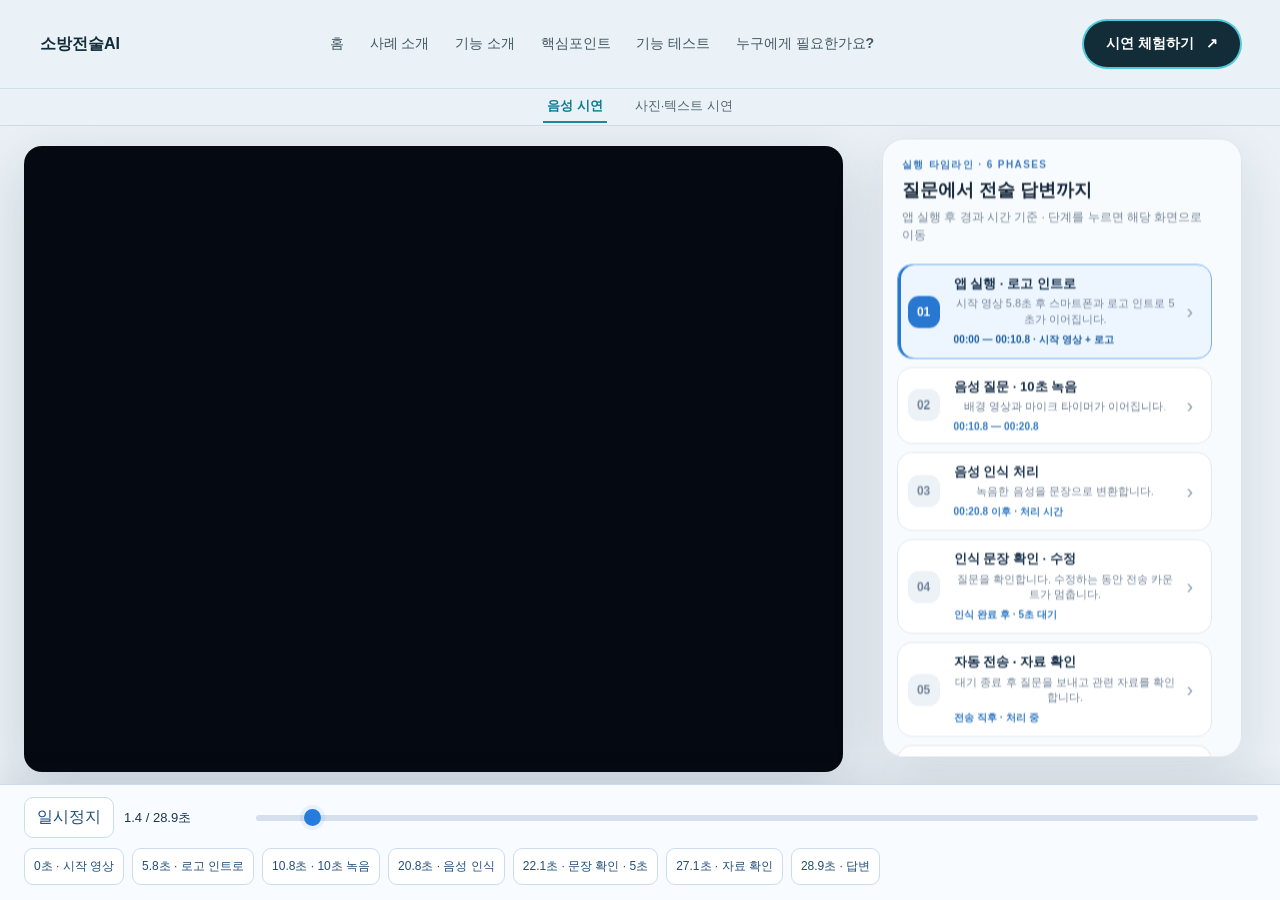
<file: mockup/index.html>
<!doctype html><html lang="ko"><head><meta charset="utf-8"><meta name="viewport" content="width=device-width,initial-scale=1"><title>인천소방 · 전술 AI</title><style>
*{box-sizing:border-box}body{margin:0;background:#eaf0f5;font-family:Pretendard,'Segoe UI',sans-serif;color:#142238}button,textarea{font:inherit}button{cursor:pointer}header.web{position:absolute;left:5vw;top:5vh}header.web small{letter-spacing:.2em;color:#77899b}header.web h1{font-size:26px;margin:12px 0}header.web p{color:#6d7d8f;font-size:14px}.phone{width:402px;height:min(850px,94vh);margin:3vh auto;border:9px solid #202933;border-radius:44px;overflow:hidden;position:relative;background:#061224;box-shadow:0 35px 90px #25405a35;color:white}.status{position:absolute;top:0;left:0;right:0;padding:17px 24px;display:flex;justify-content:space-between;font-size:12px;z-index:4}.brand{position:absolute;top:65px;left:24px;display:flex;align-items:center;gap:10px;z-index:3;font-weight:700}.brand img{width:36px;border-radius:50%}.scene{position:absolute;inset:0;overflow:hidden;transition:background 1s}.glow{position:absolute;inset:0;background:radial-gradient(ellipse at 50% 57%,#07519b88,transparent 65%);animation:breathe 2s infinite}.trails{position:absolute;left:-20%;width:140%;height:65%;bottom:2%;filter:drop-shadow(0 0 7px #158cff);opacity:.7}.trails path{fill:none;stroke-width:2;stroke-dasharray:600 180;animation:flow 9s linear infinite}.center{position:absolute;top:25%;left:24px;right:24px;text-align:center}.eyebrow{color:#81b8e1;font-size:12px;letter-spacing:.18em}.center h2{font-size:25px;letter-spacing:-.04em;margin:16px 0 28px}.mic{width:112px;height:112px;margin:auto;display:grid;place-items:center;border-radius:50%;background:#1486ff12;box-shadow:0 0 50px #188aff33}.mic svg{width:53px;height:53px;stroke:#a9e5ff;filter:drop-shadow(0 0 10px #259bff)}.digits{font-size:76px;font-weight:650;letter-spacing:-.06em;margin-top:20px}.caption{color:#a4c0db;font-size:14px}.bottom{position:absolute;bottom:42px;left:24px;right:24px;text-align:center}.btn{border:1px solid #ffffff30;background:#ffffff0c;color:inherit;border-radius:15px;padding:15px 20px;min-height:50px}.bottom .btn{width:100%}.recorddot{display:inline-block;width:6px;height:6px;border-radius:50%;background:#ff7175;margin-right:8px}.splash{position:absolute;inset:0;z-index:6;background:#061224;display:grid;place-content:center;text-align:center;animation:depart .7s 2.7s forwards}.emblem{position:relative;width:194px;height:194px;display:grid;place-items:center}.emblem img{width:124px;border-radius:50%;z-index:1}.emblem:before{content:'';position:absolute;inset:0;border-radius:50%;border:2px solid #7edbff;border-top-color:white;box-shadow:0 0 30px #208fff66;animation:arrive 2.4s ease both}.splash p{font-size:17px;margin-top:28px}.splash small{color:#6998bf;letter-spacing:.2em;font-size:10px}textarea{width:100%;height:175px;background:#ffffff0d;border:1px solid #7ba1c655;border-radius:20px;color:white;padding:22px;font-size:23px;line-height:1.6;resize:none;outline:none}.light .glow,.light .trails{display:none!important;animation:none!important}.light{background:#f7f9fc;color:#182638}.light .brand{top:58px}.answer{position:absolute;inset:115px 0 0;overflow:auto;padding:20px 24px 40px;font-size:18px;line-height:1.85}.bubble{background:#e3edfc;border-radius:22px 22px 4px 22px;padding:16px 20px;margin:0 0 30px 22px;font-size:16px}.answer h3{font-size:20px;margin:24px 0 10px}.cite{display:inline-grid;place-items:center;border:1px solid #287bd3;background:#eaf3ff;color:#226bc0;border-radius:50%;width:29px;height:29px;margin-left:5px;font-size:15px}.popover{position:absolute;z-index:10;left:20px;right:20px;bottom:75px;background:white;color:#182638;padding:24px;border-radius:20px;box-shadow:0 12px 60px #0c254844;font-size:15px;line-height:1.7}.popover button{float:right;border:0;background:#eef3f7;border-radius:50%;width:30px;height:30px}.popover small{color:#7b8999}.controls{position:fixed;right:4vw;bottom:5vh;display:flex;flex-direction:column;gap:9px}.controls button{border:1px solid #d1dce6;background:white;color:#50667e;border-radius:12px;padding:12px 18px}.controls small{text-align:center;color:#8997a5;font-size:11px}[hidden]{display:none!important}@keyframes breathe{50%{opacity:.4}}@keyframes flow{to{stroke-dashoffset:-780}}@keyframes arrive{from{transform:rotate(-200deg) scale(.6);opacity:0}65%{opacity:1}to{transform:rotate(0) scale(1)}}@keyframes depart{to{opacity:0;visibility:hidden;transform:scale(1.08)}}@media(max-width:850px){header.web{display:none}.controls{position:static;flex-direction:row;justify-content:center;flex-wrap:wrap;margin:20px}.controls small{width:100%}}@media(max-width:450px){.phone{width:100%;height:100dvh;border:0;border-radius:0;margin:0}.controls{margin:15px}}@media(prefers-reduced-motion:reduce){*{animation-duration:.01ms!important;animation-iteration-count:1!important}}
</style><link rel="stylesheet" href="cinematic.css?v=24"><link rel="stylesheet" href="scrollbar-glow.css?v=1"><link rel="stylesheet" href="../site-navigation.css?v=fire-emblem-1"><script src="../silent-videos.js?v=1"></script></head><body class="global-nav-page global-demo global-demo-main"><header class="global-header"><div class="global-header-inner"><a class="global-logo" href="../" aria-label="소방전술AI 홈"><span>소방전술AI</span></a><nav class="global-links" aria-label="사이트 주 메뉴"><a href="../">홈</a><a href="../actual-situation/">사례 소개</a><a href="../tactical-ai/">기능 소개</a><a href="../technology/">핵심포인트</a><a href="../feature-test/">기능 테스트</a><a href="../who-for/">누구에게 필요한가요?</a></nav><a class="global-demo-cta" href="../mockup/index.html" aria-current="page">시연 체험하기 <span aria-hidden="true">↗</span></a></div><nav class="global-demo-tabs" aria-label="시연 종류"><a href="index.html" aria-current="page">음성 시연</a><a href="camera-demo.html">사진·텍스트 시연</a></nav></header><header class="web"><small>INCHEON FIRE SERVICE</small><h1>현장의 질문에,<br>근거 있는 답을.</h1><p>스마트 전술 시스템 · 인터랙티브 목업</p></header><main class="phone"><div class="scene" id="scene"><div class="glow" id="glow"></div><svg class="trails" id="trails" viewBox="0 0 500 600"><path stroke="#168dff" d="M-50 580 C600 420 -180 310 550 110"/><path stroke="#ff655c" d="M550 590 C-100 450 680 300 -40 200"/></svg><div class="status"><b>9:41</b><span>▰ ▰ 84%</span></div><div class="brand"><span id="title">소방전술AI</span></div><div id="content"></div><div class="splash" id="splash"><p>스마트 전술 시스템</p><small>READY FOR YOUR VOICE</small></div></div><aside class="popover" id="source" hidden><button onclick="closeSource()" aria-label="닫기">×</button><b>출처 미리보기 <span id="sourceNo"></span></b><p>전술 자료 · 시연용 문서</p><small>본문과 연결되는 문서명, 페이지와 인용 구절을 이곳에서 확인합니다. 현재 문서는 화면 시연용 예시입니다.</small></aside></main><nav class="controls" aria-label="시연 단계">
<div class="control-heading"><small>실행 타임라인 · 6 PHASES</small><b>질문에서 전술 답변까지</b><span>앱 실행 후 경과 시간 기준 · 단계를 누르면 해당 화면으로 이동</span></div>
<button class="step-control active" onclick="runDemoStep(1)"><i>01</i><span><b>앱 실행 · 로고 인트로</b><small>시작 영상 5.8초 후 스마트폰과 로고 인트로 5초가 이어집니다.</small><time>00:00 — 00:10.8 · 시작 영상 + 로고</time></span><em>›</em></button>
<button class="step-control" onclick="runDemoStep(2)"><i>02</i><span><b>음성 질문 · 10초 녹음</b><small>배경 영상과 마이크 타이머가 이어집니다.</small><time>00:10.8 — 00:20.8</time></span><em>›</em></button>
<button class="step-control" onclick="runDemoStep(3)"><i>03</i><span><b>음성 인식 처리</b><small>녹음한 음성을 문장으로 변환합니다.</small><time>00:20.8 이후 · 처리 시간</time></span><em>›</em></button>
<button class="step-control" onclick="runDemoStep(4)"><i>04</i><span><b>인식 문장 확인 · 수정</b><small>질문을 확인합니다. 수정하는 동안 전송 카운트가 멈춥니다.</small><time>인식 완료 후 · 5초 대기</time></span><em>›</em></button>
<button class="step-control" onclick="runDemoStep(5)"><i>05</i><span><b>자동 전송 · 자료 확인</b><small>대기 종료 후 질문을 보내고 관련 자료를 확인합니다.</small><time>전송 직후 · 처리 중</time></span><em>›</em></button>
<button class="step-control" onclick="runDemoStep(6)"><i>06</i><span><b>AI 전술 답변 · 출처 확인</b><small>답변 문장 옆 번호를 눌러 출처를 엽니다.</small><time>답변 생성 완료</time></span><em>›</em></button>
<button onclick="location.href='camera-demo.html'" style="margin-top:10px;border-color:#64a8e6;color:#246eb5;background:#edf6ff;font-weight:700">다음 기능 <span>→</span></button></nav><script>
const $=id=>document.getElementById(id);let jobs=[],editing=false;let question='11층 건물 키즈카페, 연기가 많이 나고 있다. 어디에서 연기가 나고 있는지 모르겠다.';const mic='<svg viewBox="0 0 24 24" fill="none" stroke-width="1.5" stroke-linecap="round"><rect x="9" y="2" width="6" height="13" rx="3"/><path d="M5 10v2a7 7 0 0 0 14 0v-2M12 19v3m-4 0h8"/></svg>';function reset(light=false){jobs.forEach(clearTimeout);jobs=[];closeSource();$('scene').classList.remove('recording');document.querySelector('.mic-bg-video')?.remove();$('scene').classList.toggle('light',light);$('glow').hidden=light;$('trails').hidden=light;$('splash').hidden=true;$('title').textContent=light?'AI 전술 답변':'소방전술AI'}function later(fn,ms){jobs.push(setTimeout(fn,ms))}function countdown(n,draw,done){draw(n);if(n>0)later(()=>countdown(n-1,draw,done),1000);else done()}function intro(){reset();$('content').innerHTML='';const old=$('splash'),fresh=old.cloneNode(true);old.replaceWith(fresh);fresh.hidden=false;later(record,3400)}function record(){reset();$('scene').classList.add('recording');$('content').innerHTML='<video class="mic-bg-video" src="mic-background.mp4?silent=1" autoplay muted playsinline></video><div class="center"><div class="eyebrow">VOICE INPUT</div><h2>질문을 말씀해 주세요</h2><div class="mic">'+mic+'</div><div class="digits" id="seconds">10</div><div class="caption">초 남음</div></div><div class="bottom"><p class="caption"><i class="recorddot"></i>듣고 있어요</p><button class="btn" onclick="recognize()">말하기 완료</button></div>';countdown(10,n=>$('seconds').textContent=n,recognize)}function recognize(){reset();$('content').innerHTML='<div class="center"><div class="mic">'+mic+'</div><h2>말씀을 정리하고 있어요</h2><p class="caption">잠시만 기다려 주세요</p></div>';later(transcript,1300)}function transcript(){reset();editing=false;$('content').innerHTML='<div class="center transcript-editor"><textarea id="question" aria-label="인식 문장 수정"></textarea><p class="caption" id="sendStatus"></p><button class="btn" id="done" hidden onclick="resume()">수정 완료</button></div><div class="bottom"><button class="btn" onclick="cancel()">전송 취소</button></div>';$('question').value=question;$('question').addEventListener('focus',()=>{jobs.forEach(clearTimeout);jobs=[];editing=true;$('done').hidden=false;$('sendStatus').textContent='수정 중 · 자동 전송 일시 정지'});sendTimer()}function sendTimer(){countdown(5,n=>$('sendStatus').textContent=n+'초 후 자동 전송됩니다',()=>{question=$('question').value.trim()||question;loading()})}function resume(){question=$('question').value.trim()||question;$('question').blur();$('done').hidden=true;editing=false;sendTimer()}function cancel(){reset();$('content').innerHTML='<div class="center"><div class="mic">'+mic+'</div><h2>전송을 취소했어요</h2><p class="caption">준비되면 다시 말씀해 주세요.</p><button class="btn" onclick="record()">다시 녹음</button></div>'}function loading(){reset();$('content').innerHTML='<div class="center"><div class="mic">'+mic+'</div><h2>관련 자료를 살펴보고 있어요</h2><p class="caption">질문에 맞는 내용을 정리합니다</p></div>';later(answer,1800)}function answer(){
reset(true);
$('content').innerHTML=`<article class="answer"><div class="bubble" id="bubble"></div>
<h3>1. 1경방 대원 단계별 행동요령</h3>
<h3>① 1단계: 현장 도착 즉시 인명 정보 청취 및 피난 유도</h3>
<p>• <strong>인명 정보 우선 수집</strong>: 현장 도착 즉시 건물 관계자나 대피자로부터 <strong>대피 지연자(어린이·요구조자) 유무, 위치, 인원</strong>을 최우선으로 청취하여 진입 방향을 결정합니다. <button class="cite" onclick="source(5)">5</button> <button class="cite" onclick="source(6)">6</button></p>
<p>• <strong>계단실 대피 통제</strong>: 계단실로 대피 중인 인원이 있을 경우 연기 유입을 막기 위해 <strong>화점층 계단실 방화문을 일단 폐쇄</strong>하고, 안전한 아래층으로 대피하도록 유도합니다. <button class="cite" onclick="source(16)">16</button></p>
<h3>② 2단계: 2~3층 직하층 거점 확보 및 진입</h3>
<p>• <strong>안전 하차 및 거점 확보</strong>: 승강기 이용 시 <strong>화재층 2~3층 아래에서 하차</strong>하여 계단으로 이동하고, 특별피난계단 부속실에 거점을 확보합니다. <button class="cite" onclick="source(12)">12</button></p>
<p>• <strong>연결송수관 호스 연장</strong>: 거점의 연결송수관 방수구(또는 옥내소화전)에 호스를 연결하고 <strong>수압이 가압된 것을 확인한 후 진입</strong>합니다. <button class="cite" onclick="source(13)">13</button> <button class="cite" onclick="source(14)">14</button></p>
<h3>③ 3단계: 2인 1조 진입, 농연 속 인명검색 및 화점 역추적</h3>
<p>• <strong>퇴로 확보 및 2인 1조 진입</strong>: <strong>2인 1조로 안전로프(생명로프)를 결착</strong>하여 진입하며, 방화문 통과 시 쐐기(빗장)로 개구부를 고정해 퇴로를 확보합니다. <button class="cite" onclick="source(12)">12</button></p>
<p>• <strong>TIC 활용 및 숨겨진 공간 수색</strong>: 자세를 낮추고 <strong>열화상 카메라(TIC)</strong>를 활용하여 복도, 주방 덕트, 천장 속(전선·마감재), 화장실 등 요구조자 다발 장소와 화점을 역추적합니다. <button class="cite" onclick="source(8)">8</button></p>
<p>• <strong>잠긴 문 최우선 수색</strong>: 대피자는 보통 문을 열어둔 채 탈출하므로, <strong>잠겨 있는 실 내부</strong>에 요구조자가 갇혀 있을 가능성을 염두에 두고 강제개방 및 수색을 실시합니다. <button class="cite" onclick="source(16)">16</button></p>
<h3>④ 4단계: 문 개방, 엄호방수 및 화세 제압</h3>
<p>• <strong>측면 위치 및 엄호방수</strong>: 화점실 문 개방 전 손등으로 열기를 확인하고, 백드래프트에 대비하여 <strong>문 측면에 위치한 상태에서 엄호방수를 실시하며 개방</strong>합니다. <button class="cite" onclick="source(2)">2</button> <button class="cite" onclick="source(3)">3</button></p>
<p>• <strong>천장 직사방수 후 진압</strong>: 진입 직전 천장에 직사주수하여 낙하물과 상층 열기를 제압한 뒤 내부로 진입해 화점에 방수합니다. <button class="cite" onclick="source(2)">2</button></p>
<h3>2. 상황별 무전 교신 예시</h3>
<p><strong>진입 시 무전</strong><br>“청라지휘, 청라1경방! 11층 진입 거점 확보 완료. 요구조자 수색 및 화점 탐색 위해 내부 진입한다!”</p>
<p><strong>화점 및 요구조자 발견 시 무전</strong><br>“청라지휘, 청라1경방! 11층 키즈카페 안쪽 주방 덕트 인근 화점 발견! 요구조자(어린이 2명) 확인, 구조대 즉시 지상 수송 지원 바람!”</p>
<p><strong>진압 및 후속 조치 무전</strong><br>“청라지휘, 청라1경방! 화점실 방수 개시하여 화세 꺾었음. 계단실 방화문 통제 중, 후착대 연결송수관 추가 가압 바람!”</p>
<h3>3. 챙겨야 할 장비</h3>
<p>• <strong>개인보호장구</strong>: 방화복(지퍼·벨크로 완전 착용), 안전모(무선송수신장치), 양압식 공기호흡기(등지게·면체·인명구조경보기 ON), 방화장갑, 안전화</p>
<p>• <strong>소화·진입 장비</strong>: 소방관창 1본, 소방호스 2본, 방화문 고정용 쐐기(빗장)</p>
<p>• <strong>탐색·파괴 장비</strong>: 열화상 카메라(TIC), 강제진입도구(도끼·할리건 툴)</p>
<p>• <strong>통신·안전 장비</strong>: 휴대용 무전기, 조명기구(라이트), 안전로프(생명로프)</p>
<p class="answer-note">발표용 예시 화면입니다. 실제 활동은 현장 지휘와 해당 기관의 승인된 절차를 따릅니다.</p>
</article>`;
$('bubble').innerHTML=question+' <span class="preset-context">나는 청라센터 1경방 · 행동요령 · 무전 예시 · 챙겨야 할 장비 (사전설정)</span>';
};
function source(n){$('sourceNo').textContent='['+n+']';$('source').hidden=false}function closeSource(){$('source').hidden=true}document.addEventListener('keydown',e=>{if(e.key==='Escape')closeSource()});intro();
</script><script src="cinematic.js"></script><script src="video-intro.js"></script><script src="demo-steps.js"></script><script src="presentation.js?v=23"></script><script src="effects.js?v=30"></script><script src="../site-navigation.js?v=1"></script></body></html>
</file>
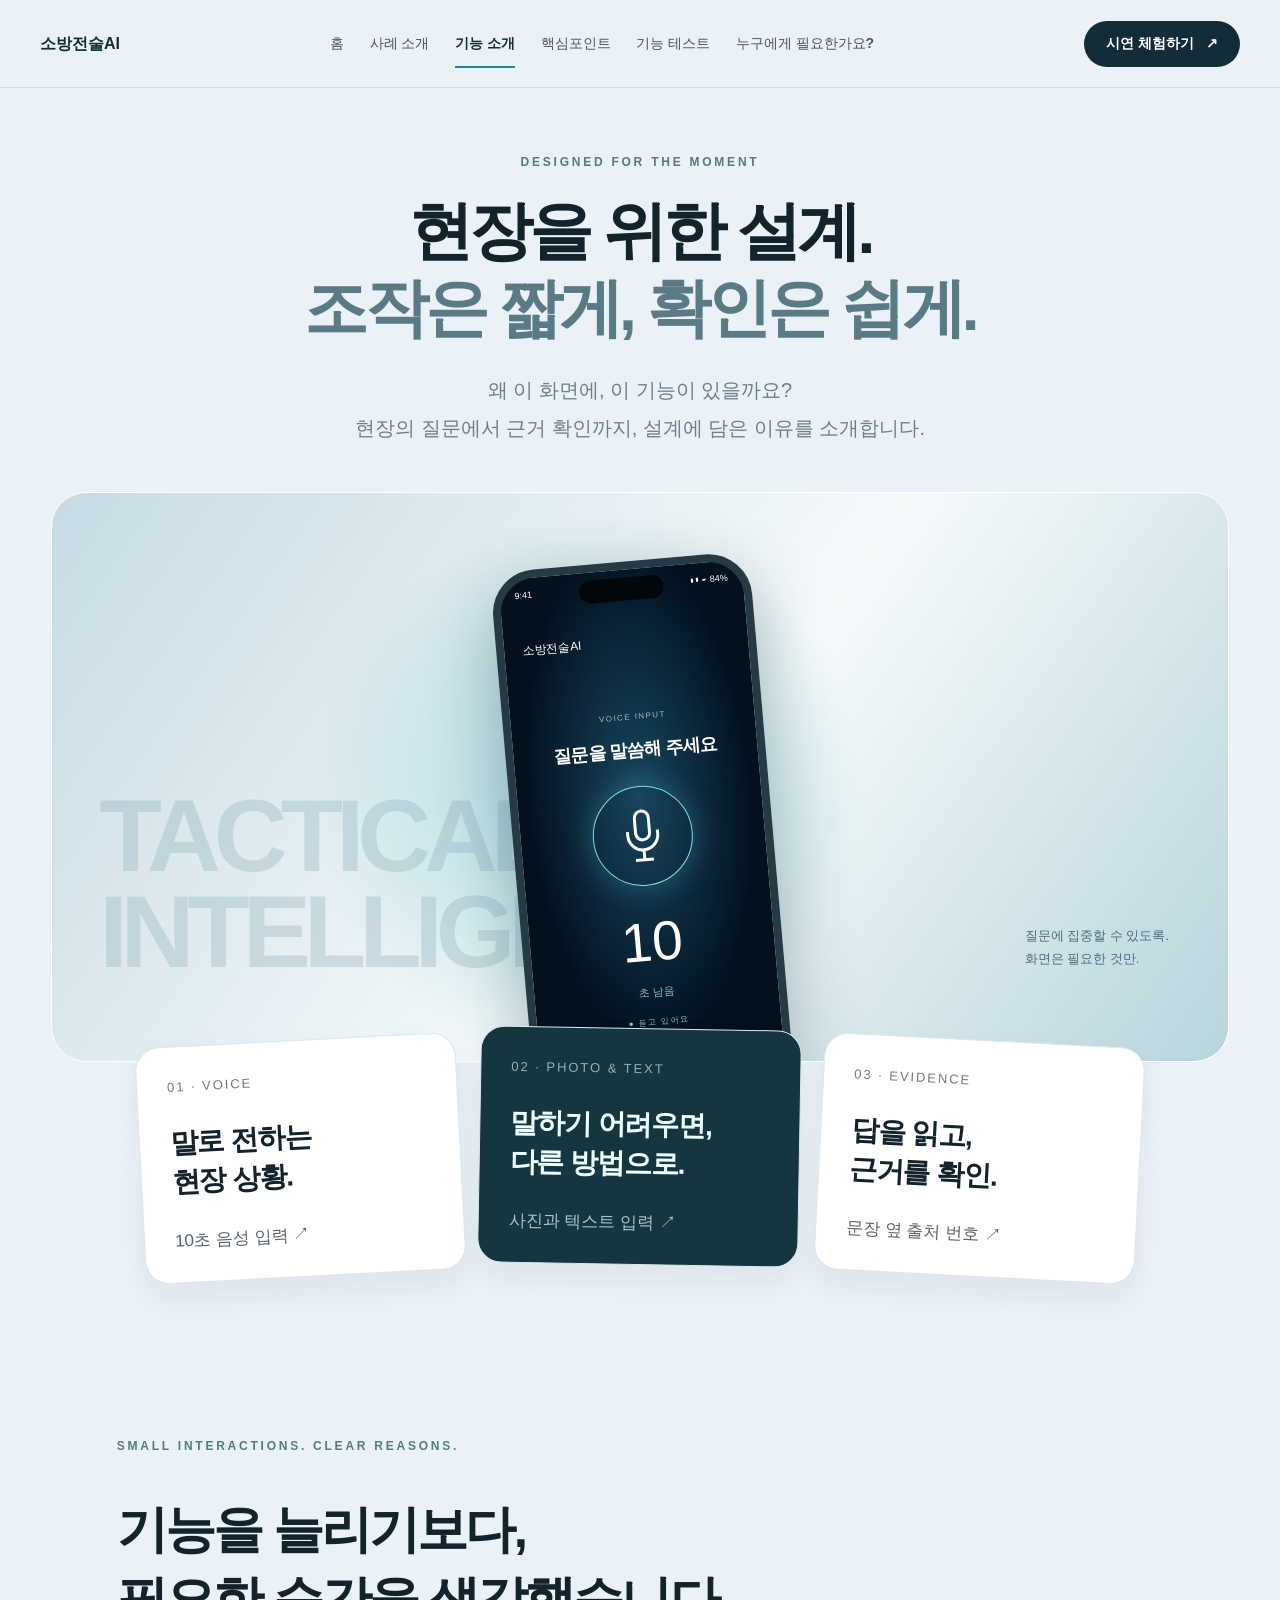
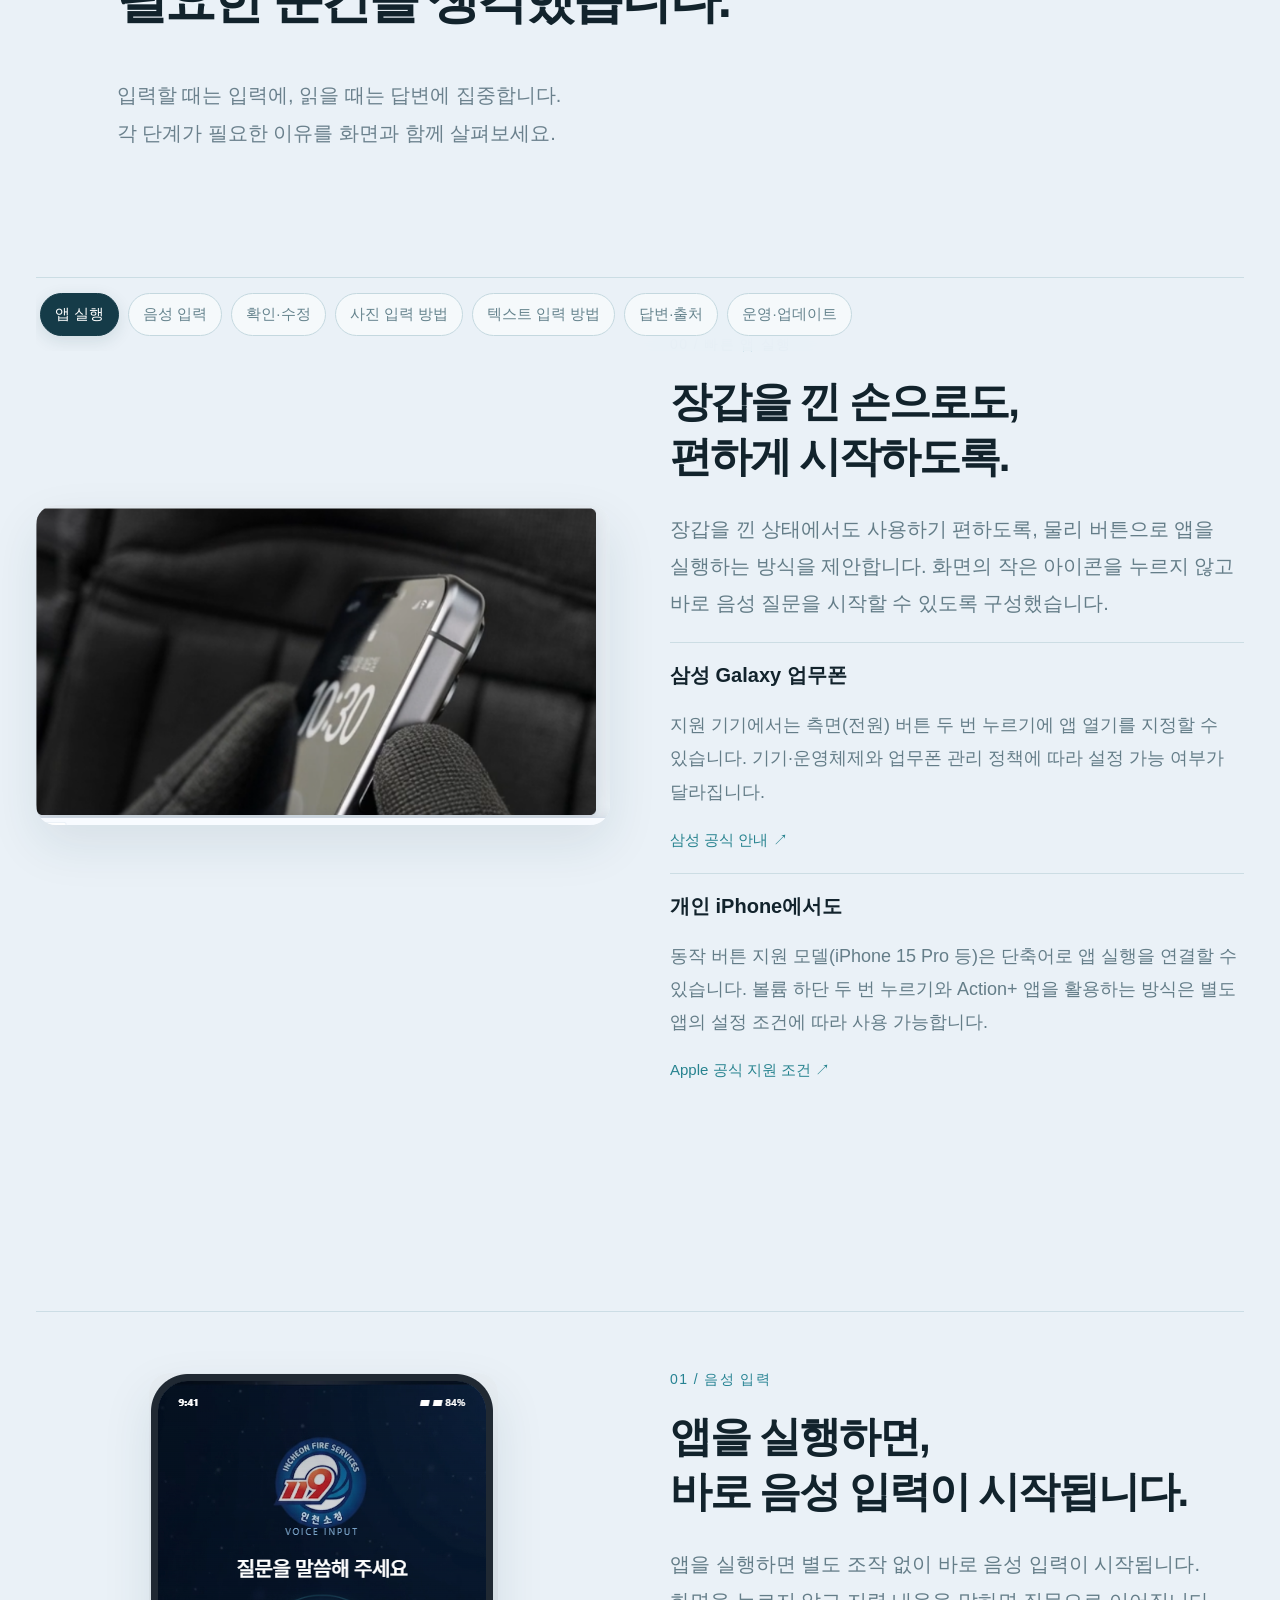
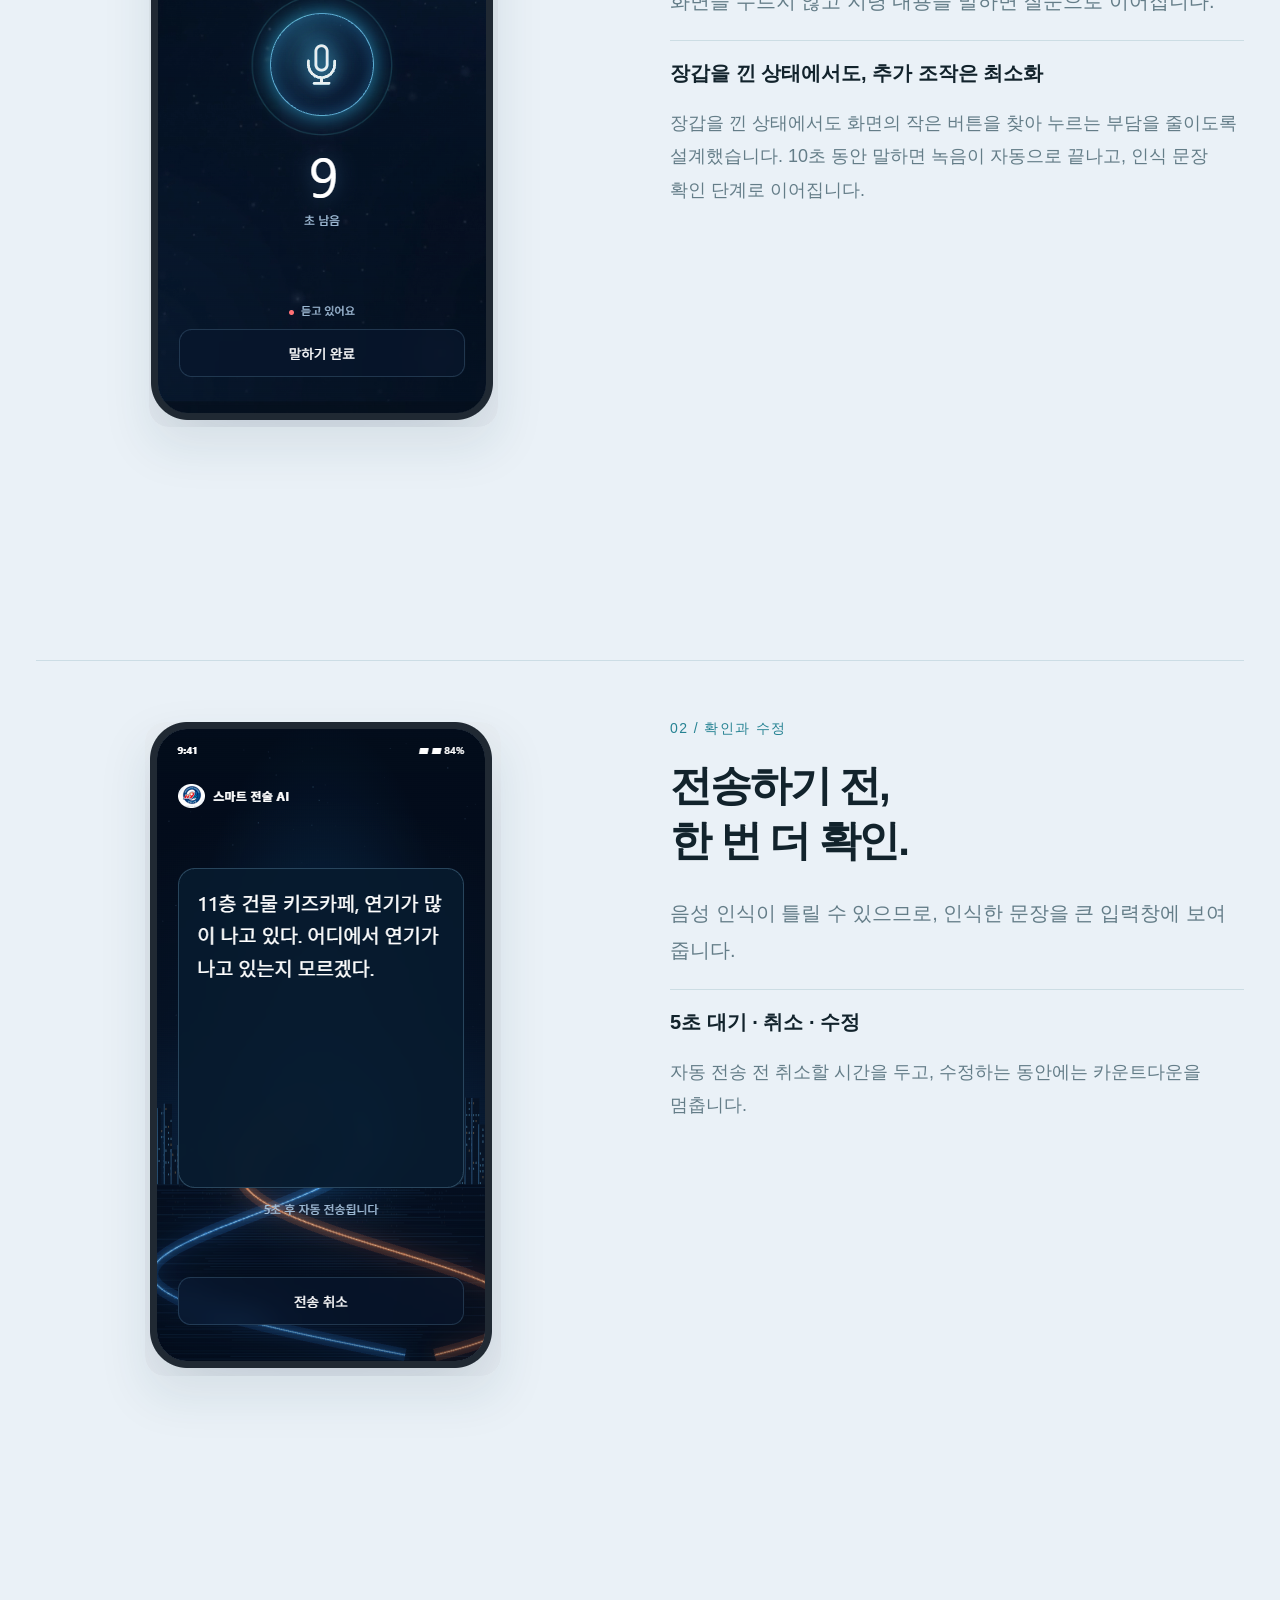
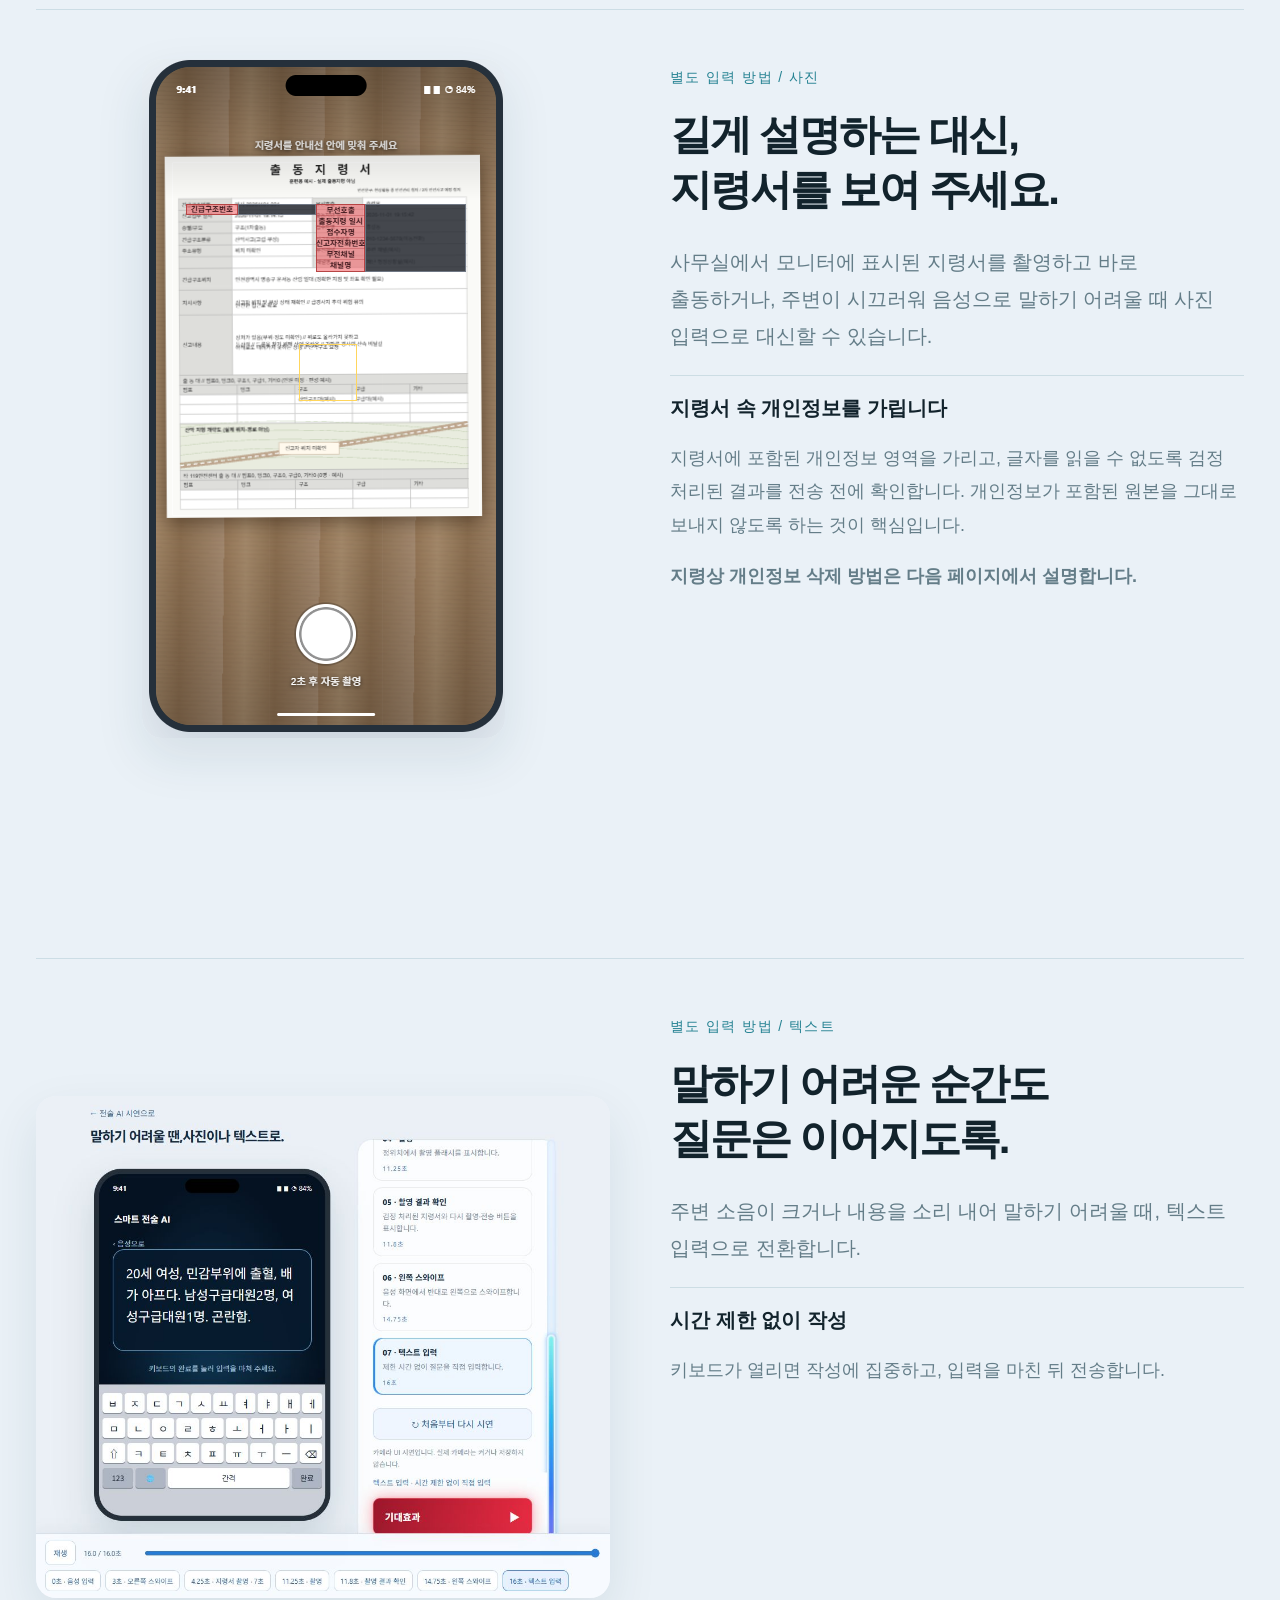
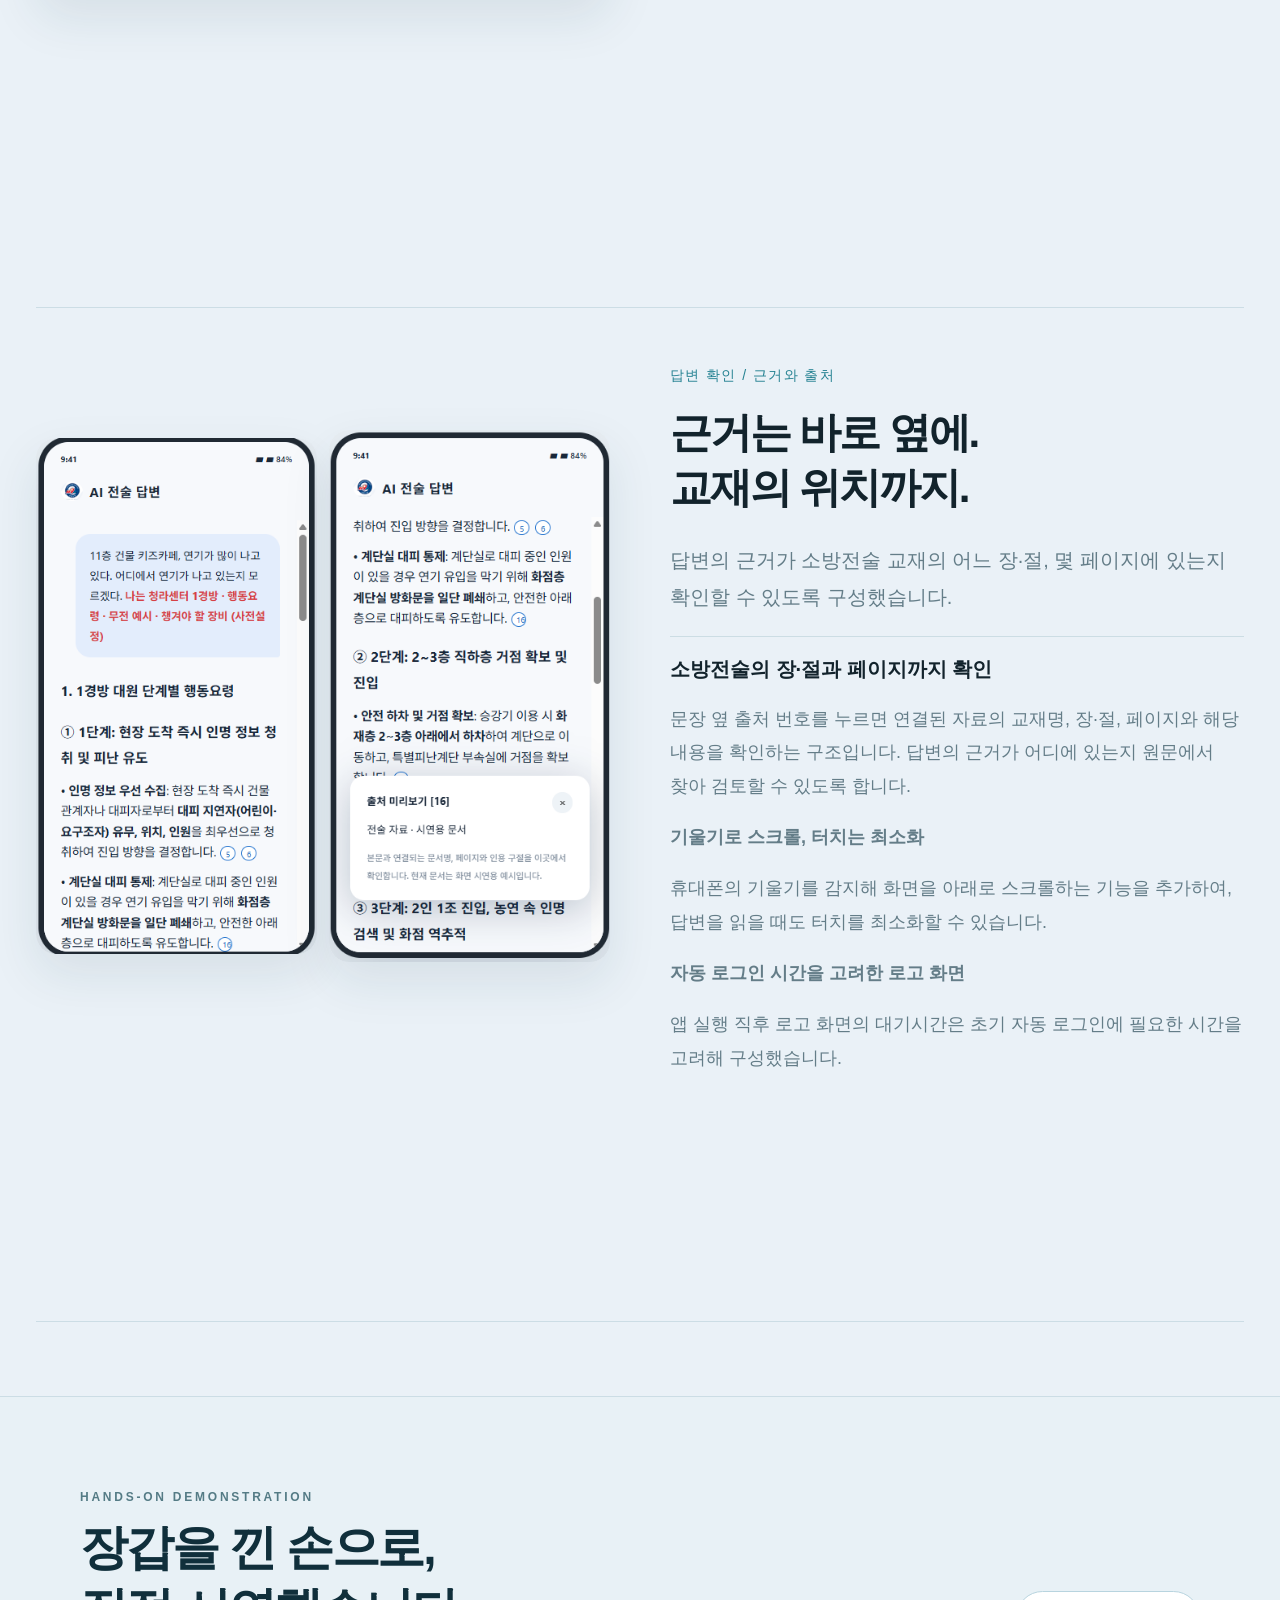
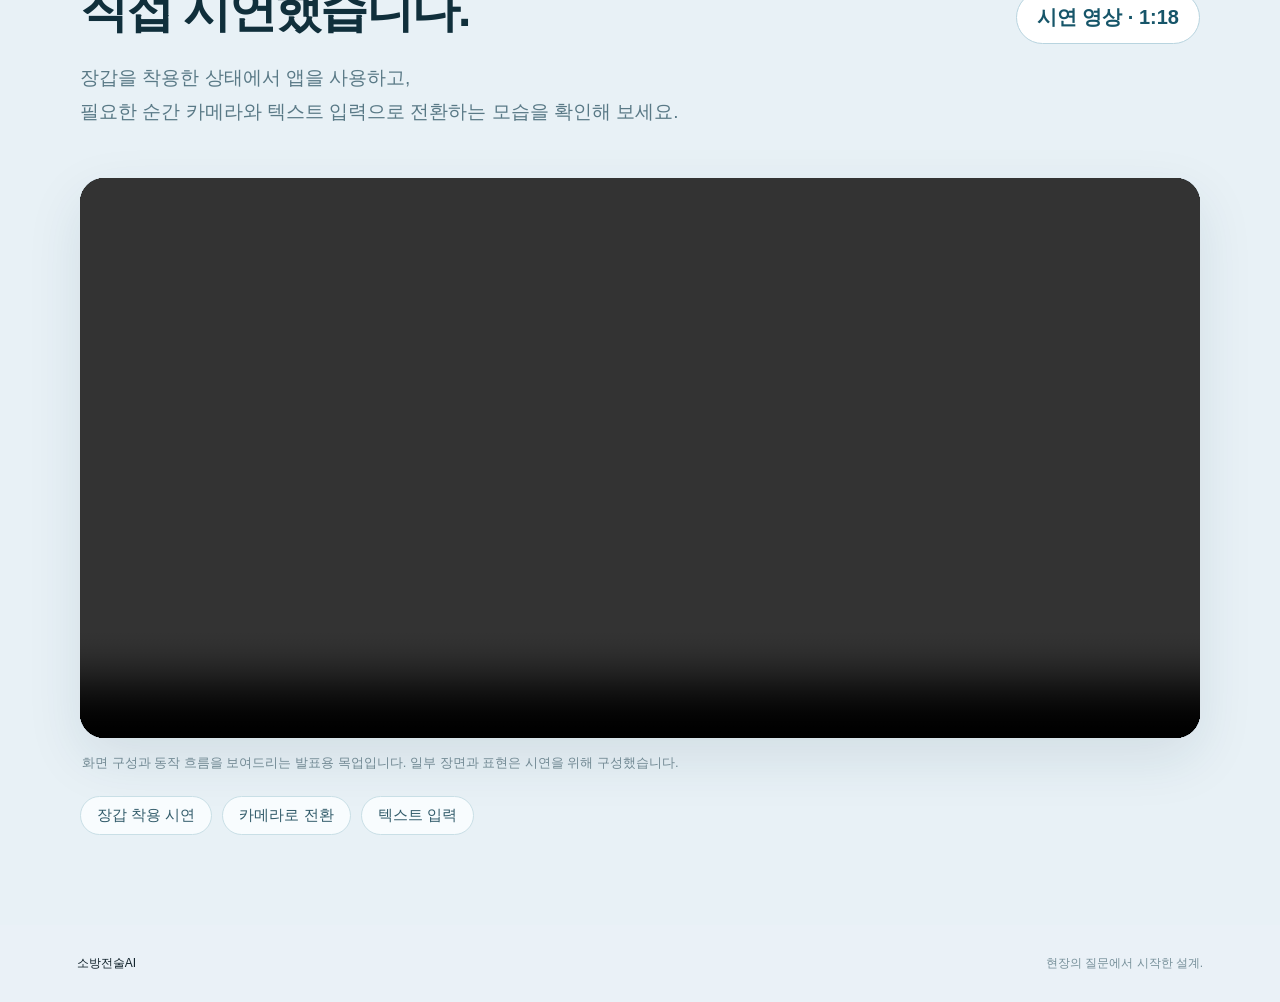
<file: tactical-ai/index.html>
<!doctype html><html lang="ko"><head><meta charset="utf-8"><meta name="viewport" content="width=device-width,initial-scale=1"><title>현장을 위한 설계 · 소방전술AI</title><link rel="stylesheet" href="design.css?v=paired-sticky-2"><link rel="stylesheet" href="../site-navigation.css?v=fire-emblem-1"><script src="../silent-videos.js?v=1"></script><style>.field-demo{padding:90px 28px;background:#e8f1f6;border-top:1px solid #ccdde5}.field-demo-inner{max-width:1120px;margin:auto}.field-demo-top{display:flex;justify-content:space-between;align-items:center;gap:24px;margin-bottom:30px}.field-demo h2{font-size:clamp(30px,4vw,48px);line-height:1.3;letter-spacing:-.045em;color:#102f3b;margin:12px 0 16px}.field-demo p{font-size:19px;line-height:1.8;color:#597986;word-break:keep-all}.field-demo-duration{flex-shrink:0;padding:12px 20px;border:1px solid #b8d4df;border-radius:999px;background:#fff;color:#165569;font-size:20px;font-weight:700}.field-demo video{display:block;width:100%;max-height:78vh;background:#06121a;border-radius:24px;box-shadow:0 20px 55px #163f501a}.field-demo-note{margin:14px 2px 0!important;font-size:13px!important;line-height:1.7!important;color:#718993!important}.field-demo-tags{display:flex;flex-wrap:wrap;gap:10px;margin-top:22px}.field-demo-tags span{padding:9px 16px;border:1px solid #c9dfe6;border-radius:999px;background:#f8fcfe;color:#315b6a;font-size:15px}@media(max-width:600px){.field-demo{padding:56px 20px}.field-demo-top{align-items:flex-start;flex-direction:column;gap:8px}.field-demo p{font-size:17px}.field-demo video{border-radius:16px}}</style></head><body class="global-nav-page"><header class="global-header"><div class="global-header-inner"><a class="global-logo" href="../" aria-label="소방전술AI 홈"><span>소방전술AI</span></a><nav class="global-links" aria-label="사이트 주 메뉴"><a href="../">홈</a><a href="../actual-situation/">사례 소개</a><a href="../tactical-ai/" aria-current="page">기능 소개</a><a href="../technology/">핵심포인트</a><a href="../feature-test/">기능 테스트</a><a href="../who-for/">누구에게 필요한가요?</a></nav><a class="global-demo-cta" href="../mockup/index.html">시연 체험하기 <span aria-hidden="true">↗</span></a></div></header><main><section class="hero"><p class="eyebrow">DESIGNED FOR THE MOMENT</p><h1>현장을 위한 설계.<br><span>조작은 짧게, 확인은 쉽게.</span></h1><p class="lead">왜 이 화면에, 이 기능이 있을까요?<br>현장의 질문에서 근거 확인까지, 설계에 담은 이유를 소개합니다.</p><div class="hero-stage"><div class="orb"></div><span class="stage-word">TACTICAL<br>INTELLIGENCE</span><div class="hero-phone"><div class="notch"></div><div class="status">9:41 <span>▮▮ ▰ 84%</span></div><p class="phone-brand">소방전술AI</p><div class="voice"><small>VOICE INPUT</small><h2>질문을 말씀해 주세요</h2><div class="mic"><svg width="40" height="56" viewBox="0 0 40 56" fill="none" stroke="currentColor" stroke-width="3"><rect x="13" y="3" width="14" height="29" rx="7"/><path d="M5 23v4a15 15 0 0 0 30 0v-4M20 42v10M11 52h18"/></svg></div><strong>10</strong><p>초 남음</p><small>● 듣고 있어요</small></div></div><span class="stage-note">질문에 집중할 수 있도록.<br>화면은 필요한 것만.</span></div><div class="cards"><a href="#voice"><small>01 · VOICE</small><h3>말로 전하는<br>현장 상황.</h3><span>10초 음성 입력 ↗</span></a><a href="#photo"><small>02 · PHOTO & TEXT</small><h3>말하기 어려우면,<br>다른 방법으로.</h3><span>사진과 텍스트 입력 ↗</span></a><a href="#source"><small>03 · EVIDENCE</small><h3>답을 읽고,<br>근거를 확인.</h3><span>문장 옆 출처 번호 ↗</span></a></div></section><section class="intro" id="about"><p class="eyebrow">SMALL INTERACTIONS. CLEAR REASONS.</p><h2>기능을 늘리기보다,<br>필요한 순간을 생각했습니다.</h2><p>입력할 때는 입력에, 읽을 때는 답변에 집중합니다.<br>각 단계가 필요한 이유를 화면과 함께 살펴보세요.</p></section><section class="feature-layout"><div class="sticky-preview"><div class="preview-frame"><img id="screenPreview" src="launch.png" alt="물리 버튼으로 앱 실행하는 장면 캡처"></div><span class="preview-label">기능 화면 캡처 · 발표용 목업</span><a class="preview-open" href="../mockup/index.html">전체 시연 열기 ↗</a></div><div class="feature-copy"><article id="launch" data-screen="launch"><span class="number">00 / 빠른 앱 실행</span><h2>장갑을 낀 손으로도,<br>편하게 시작하도록.</h2><p>장갑을 낀 상태에서도 사용하기 편하도록, 물리 버튼으로 앱을 실행하는 방식을 제안합니다. 화면의 작은 아이콘을 누르지 않고 바로 음성 질문을 시작할 수 있도록 구성했습니다.</p><div class="detail"><b>삼성 Galaxy 업무폰</b><p>지원 기기에서는 측면(전원) 버튼 두 번 누르기에 앱 열기를 지정할 수 있습니다. 기기·운영체제와 업무폰 관리 정책에 따라 설정 가능 여부가 달라집니다.</p><a href="https://www.samsung.com/ph/support/mobile-devices/how-to-customize-the-side-button-with-new-features-on-your-galaxy-phone-and-tablet/">삼성 공식 안내 ↗</a></div><div class="detail"><b>개인 iPhone에서도</b><p>동작 버튼 지원 모델(iPhone 15 Pro 등)은 단축어로 앱 실행을 연결할 수 있습니다. 볼륨 하단 두 번 누르기와 Action+ 앱을 활용하는 방식은 별도 앱의 설정 조건에 따라 사용 가능합니다.</p><a href="https://support.apple.com/en-gb/guide/shortcuts/apdfea15680b/ios">Apple 공식 지원 조건 ↗</a></div></article><article id="voice" data-screen="voice"><span class="number">01 / 음성 입력</span><h2>앱을 실행하면,<br>바로 음성 입력이 시작됩니다.</h2><p>앱을 실행하면 별도 조작 없이 바로 음성 입력이 시작됩니다. 화면을 누르지 않고 지령 내용을 말하면 질문으로 이어집니다.</p><div class="detail"><b>장갑을 낀 상태에서도, 추가 조작은 최소화</b><p>장갑을 낀 상태에서도 화면의 작은 버튼을 찾아 누르는 부담을 줄이도록 설계했습니다. 10초 동안 말하면 녹음이 자동으로 끝나고, 인식 문장 확인 단계로 이어집니다.</p></div></article><article data-screen="confirm"><span class="number">02 / 확인과 수정</span><h2>전송하기 전,<br>한 번 더 확인.</h2><p>음성 인식이 틀릴 수 있으므로, 인식한 문장을 큰 입력창에 보여 줍니다.</p><div class="detail"><b>5초 대기 · 취소 · 수정</b><p>자동 전송 전 취소할 시간을 두고, 수정하는 동안에는 카운트다운을 멈춥니다.</p></div></article><article id="photo" data-screen="camera"><span class="number">별도 입력 방법 / 사진</span><h2>길게 설명하는 대신,<br>지령서를 보여 주세요.</h2><p>사무실에서 모니터에 표시된 지령서를 촬영하고 바로 출동하거나, 주변이 시끄러워 음성으로 말하기 어려울 때 사진 입력으로 대신할 수 있습니다.</p><div class="detail"><b>지령서 속 개인정보를 가립니다</b><p>지령서에 포함된 개인정보 영역을 가리고, 글자를 읽을 수 없도록 검정 처리된 결과를 전송 전에 확인합니다. 개인정보가 포함된 원본을 그대로 보내지 않도록 하는 것이 핵심입니다.</p><p><strong>지령상 개인정보 삭제 방법은 다음 페이지에서 설명합니다.</strong></p></div></article><article data-screen="text"><span class="number">별도 입력 방법 / 텍스트</span><h2>말하기 어려운 순간도<br>질문은 이어지도록.</h2><p>주변 소음이 크거나 내용을 소리 내어 말하기 어려울 때, 텍스트 입력으로 전환합니다.</p><div class="detail"><b>시간 제한 없이 작성</b><p>키보드가 열리면 작성에 집중하고, 입력을 마친 뒤 전송합니다.</p></div></article><article id="source" data-screen="answer"><span class="number">답변 확인 / 근거와 출처</span><h2>근거는 바로 옆에.<br>교재의 위치까지.</h2><p>답변의 근거가 소방전술 교재의 어느 장·절, 몇 페이지에 있는지 확인할 수 있도록 구성했습니다.</p><div class="detail"><b>소방전술의 장·절과 페이지까지 확인</b><p>문장 옆 출처 번호를 누르면 연결된 자료의 교재명, 장·절, 페이지와 해당 내용을 확인하는 구조입니다. 답변의 근거가 어디에 있는지 원문에서 찾아 검토할 수 있도록 합니다.</p><p><strong>기울기로 스크롤, 터치는 최소화</strong></p><p>휴대폰의 기울기를 감지해 화면을 아래로 스크롤하는 기능을 추가하여, 답변을 읽을 때도 터치를 최소화할 수 있습니다.</p><p><strong>자동 로그인 시간을 고려한 로고 화면</strong></p><p>앱 실행 직후 로고 화면의 대기시간은 초기 자동 로그인에 필요한 시간을 고려해 구성했습니다.</p></div></article></div></section><section class="field-demo" id="demonstration" aria-labelledby="field-demo-title"><div class="field-demo-inner"><div class="field-demo-top"><div><span class="eyebrow">HANDS-ON DEMONSTRATION</span><h2 id="field-demo-title">장갑을 낀 손으로,<br>직접 시연했습니다.</h2><p>장갑을 착용한 상태에서 앱을 사용하고,<br>필요한 순간 카메라와 텍스트 입력으로 전환하는 모습을 확인해 보세요.</p></div><span class="field-demo-duration" aria-label="영상 길이 1분 18초">시연 영상 · 1:18</span></div><video controls playsinline preload="metadata" aria-label="장갑 착용 및 카메라·텍스트 입력 시연 영상"><source src="hands-on-demo.mp4" type="video/mp4">이 브라우저에서는 영상을 재생할 수 없습니다.</video><p class="field-demo-note">화면 구성과 동작 흐름을 보여드리는 발표용 목업입니다. 일부 장면과 표현은 시연을 위해 구성했습니다.</p><div class="field-demo-tags"><span>장갑 착용 시연</span><span>카메라로 전환</span><span>텍스트 입력</span></div></div></section></main><footer>소방전술AI <span>현장의 질문에서 시작한 설계.</span></footer><script src="design.js?v=paired-sticky-2"></script></body></html>
</file>
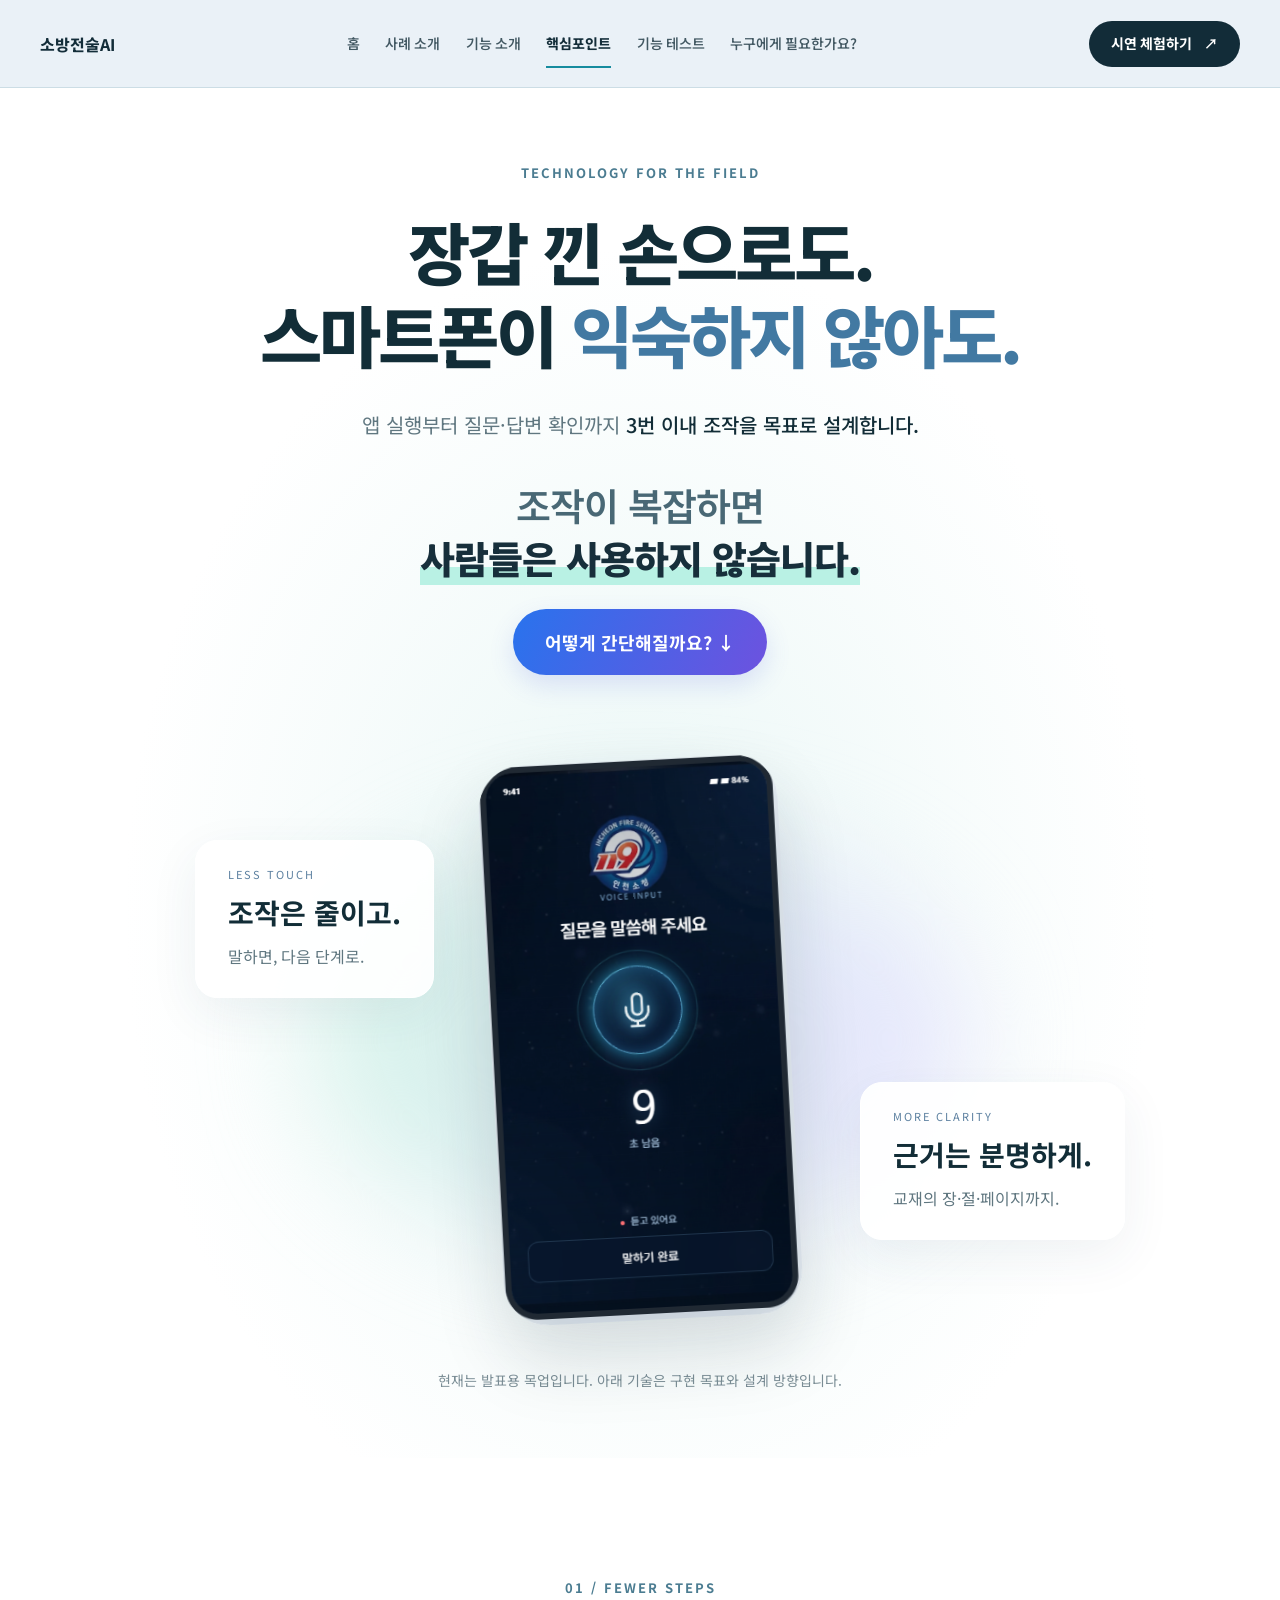
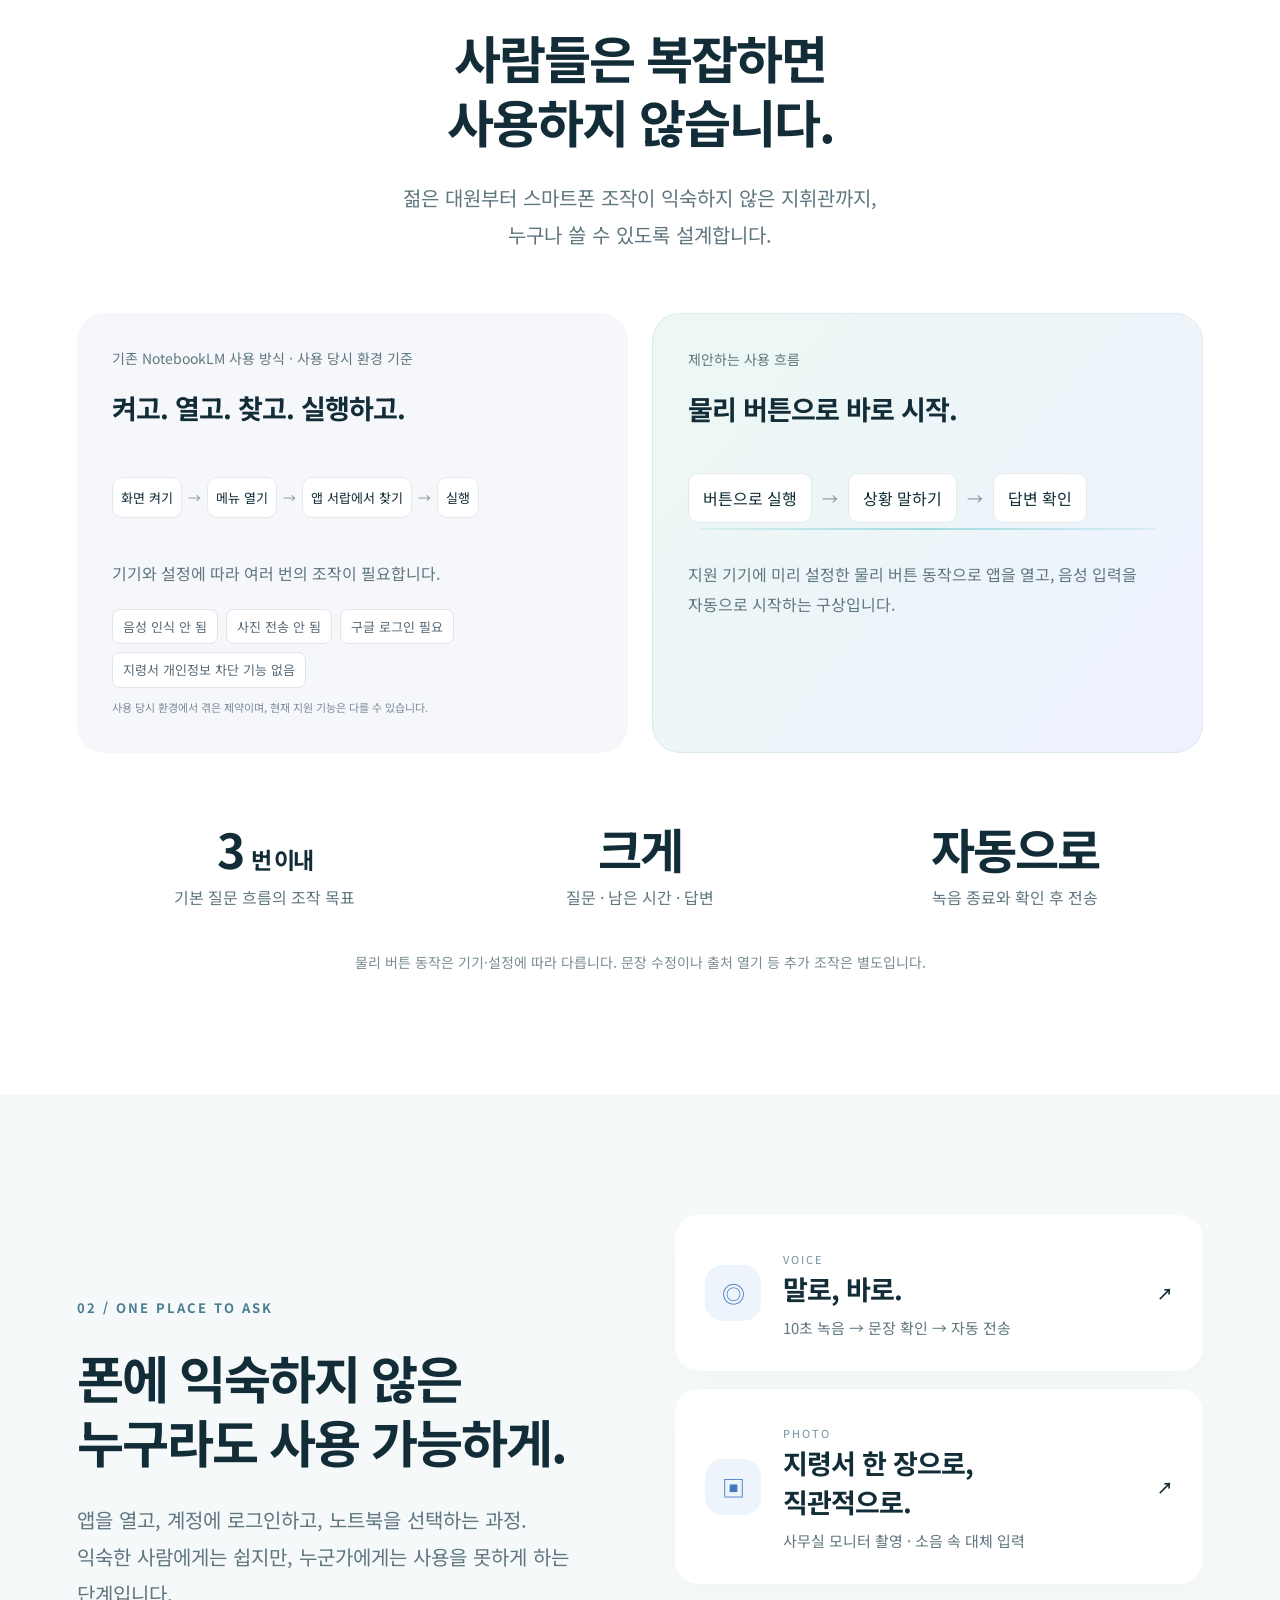
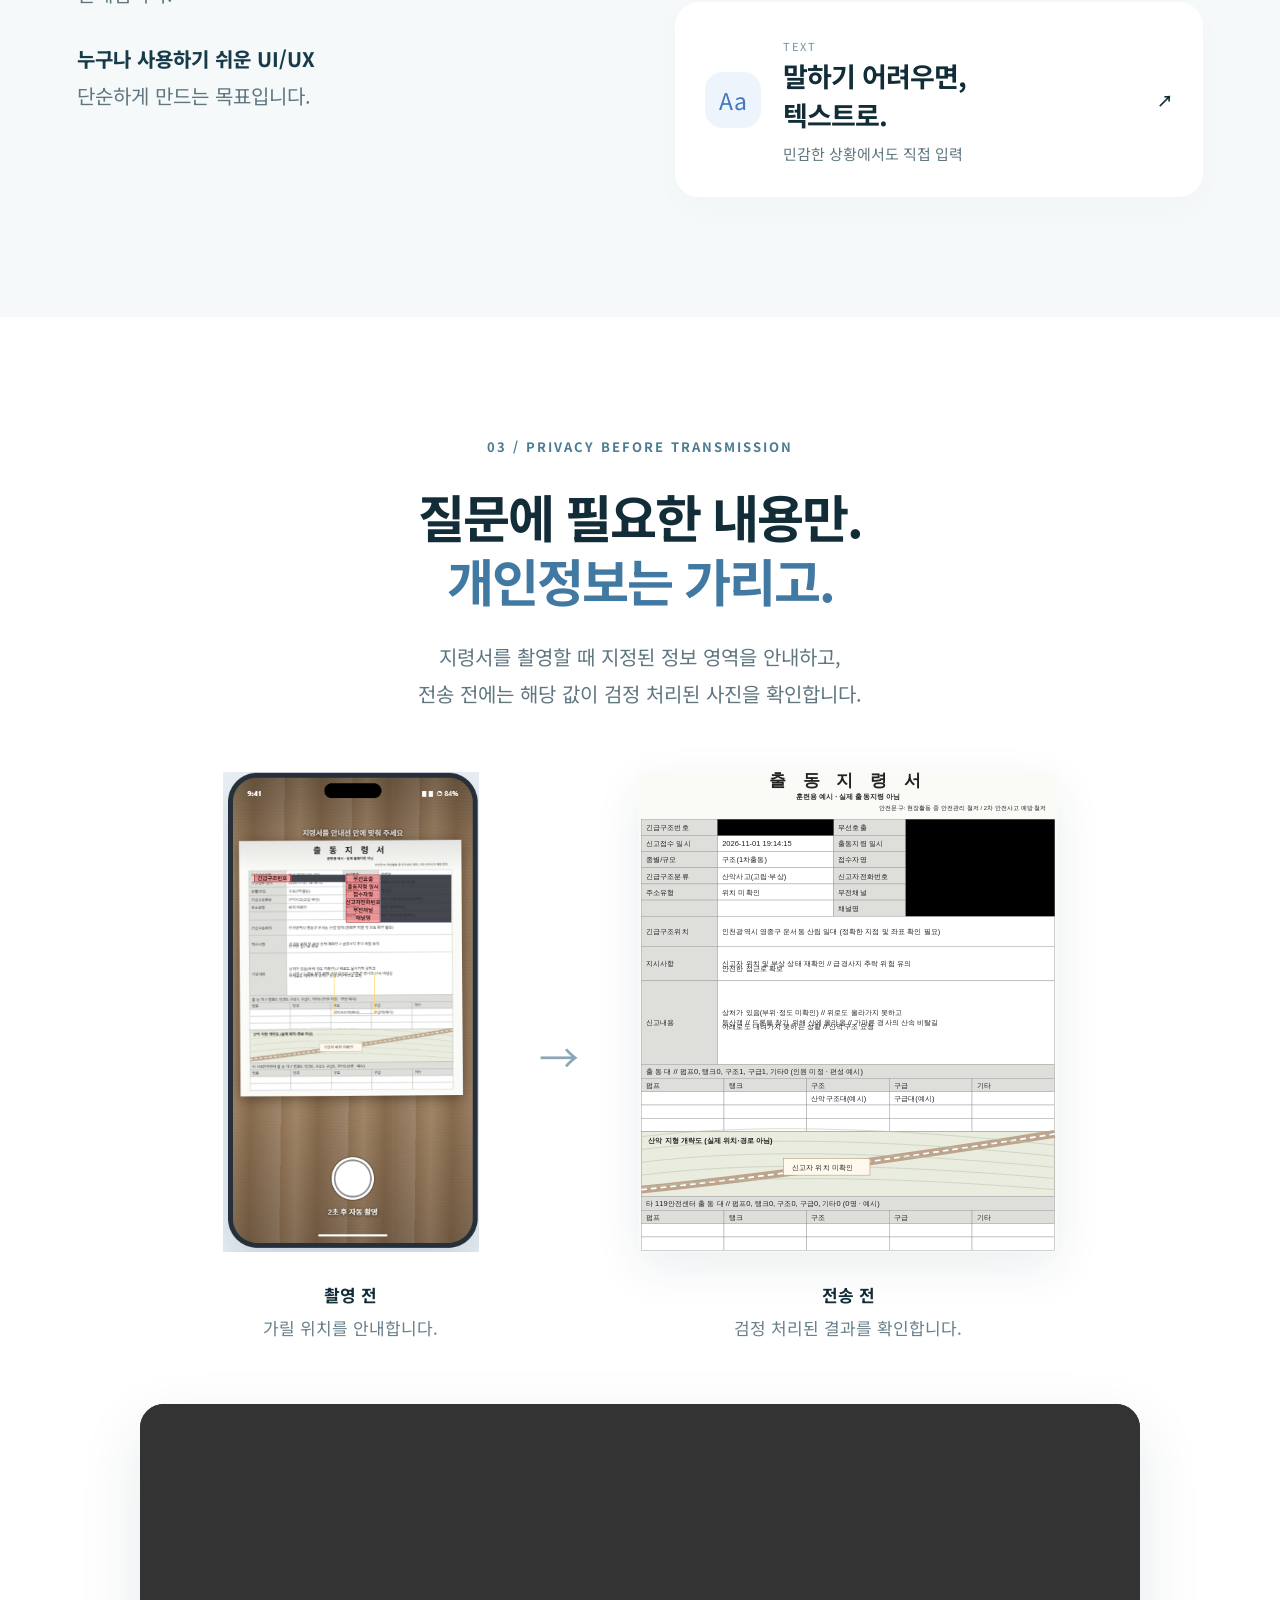
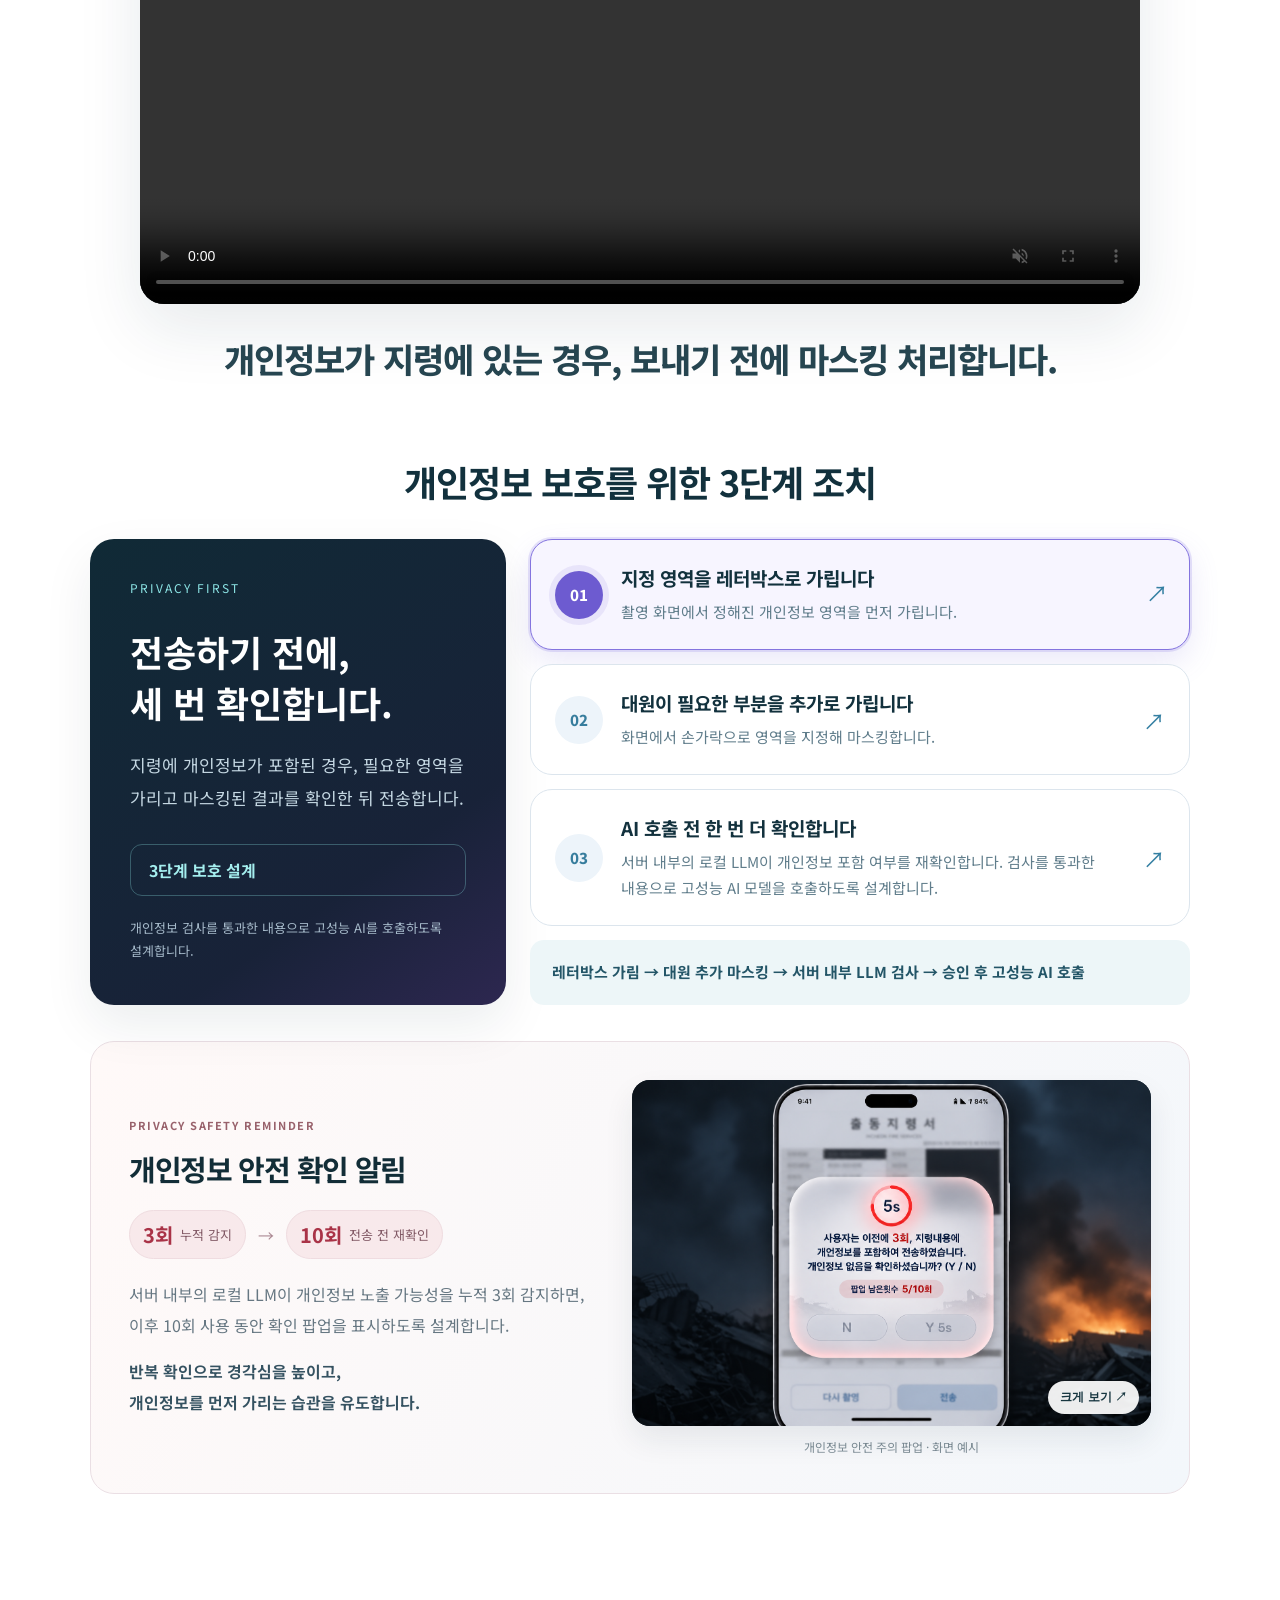
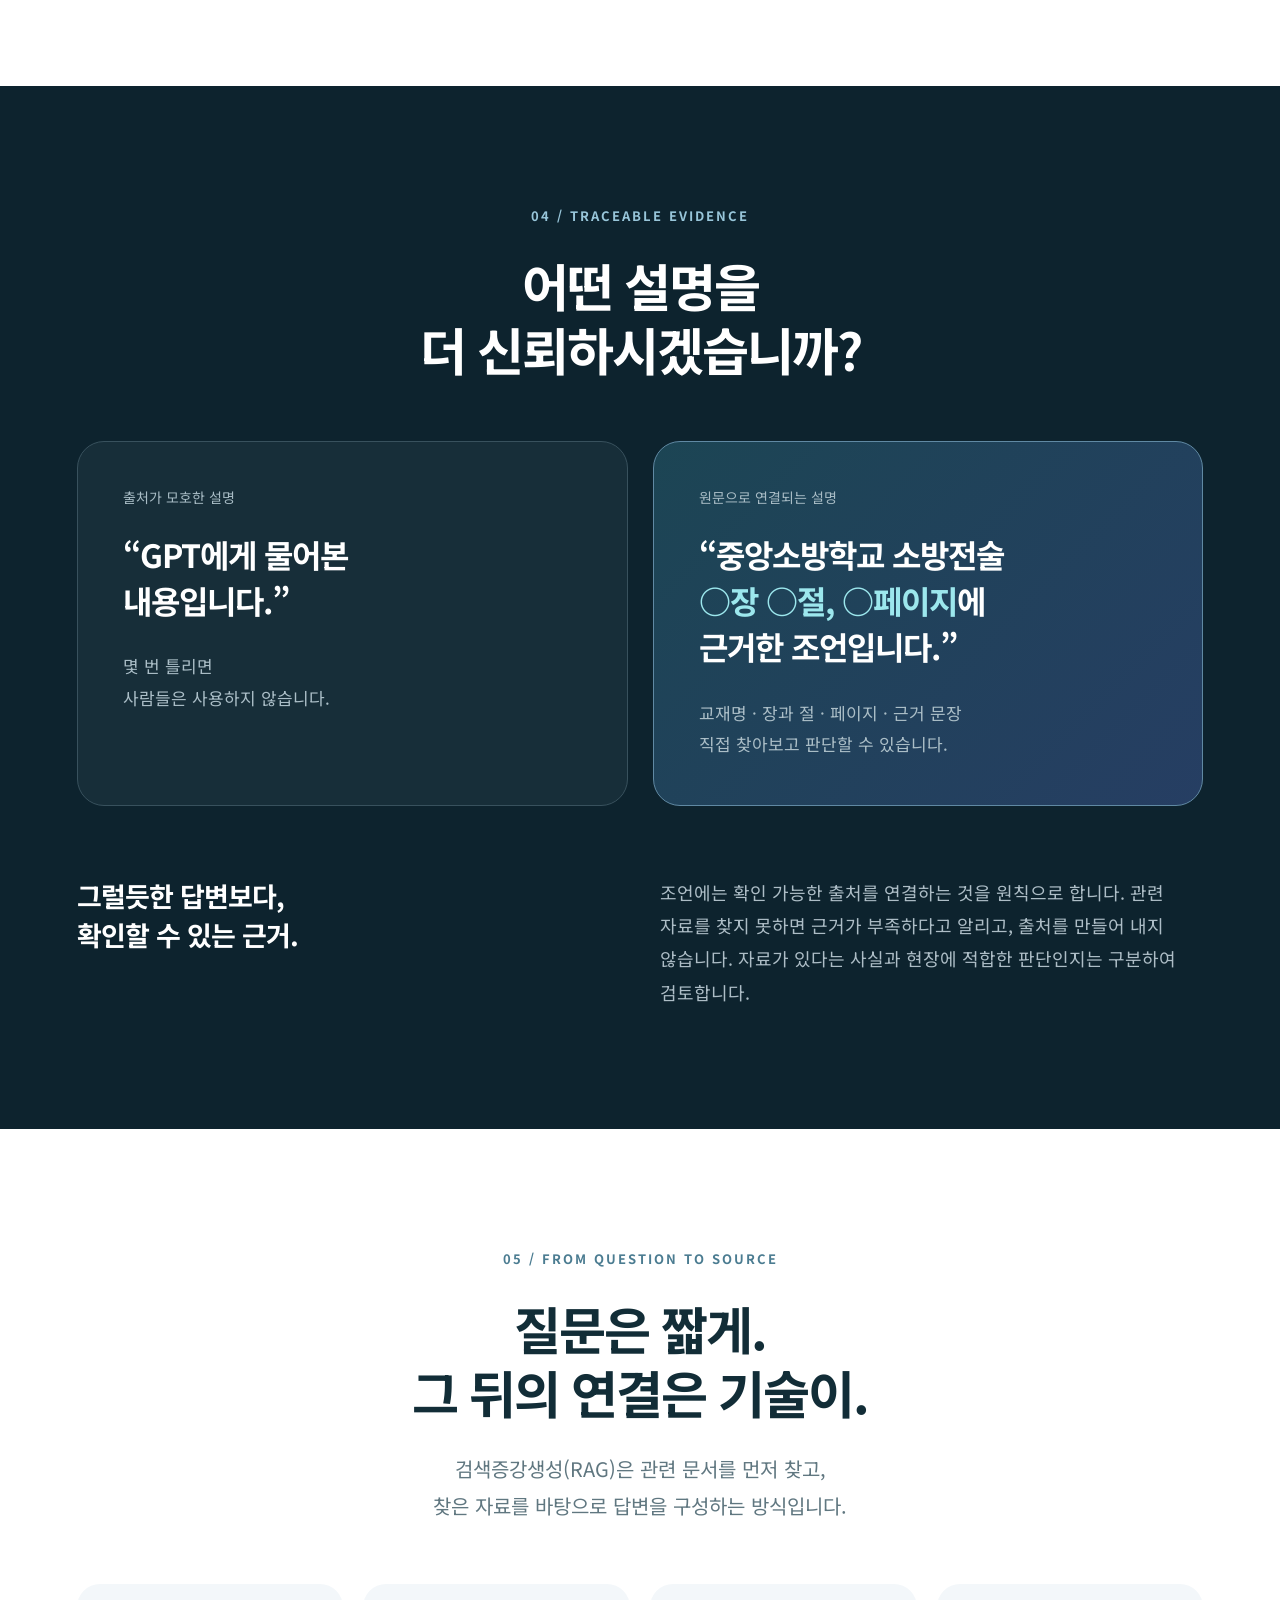
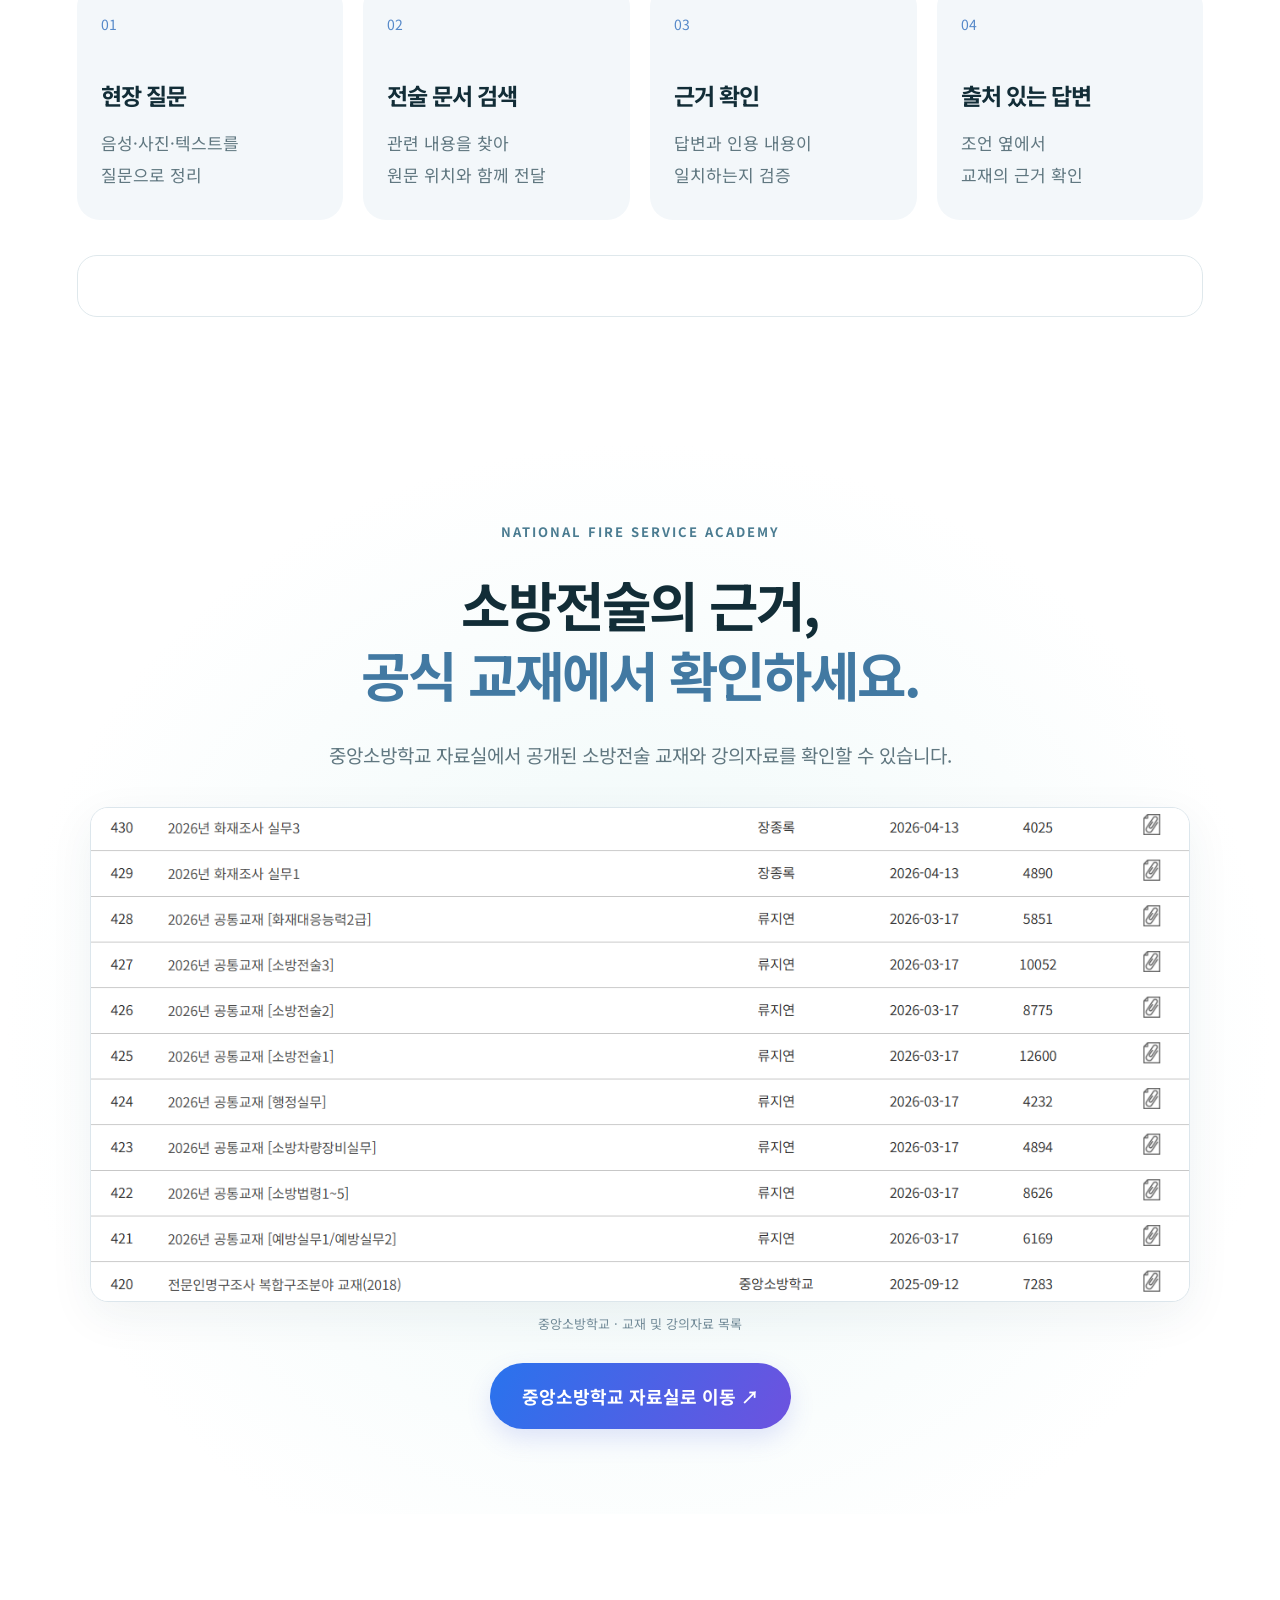
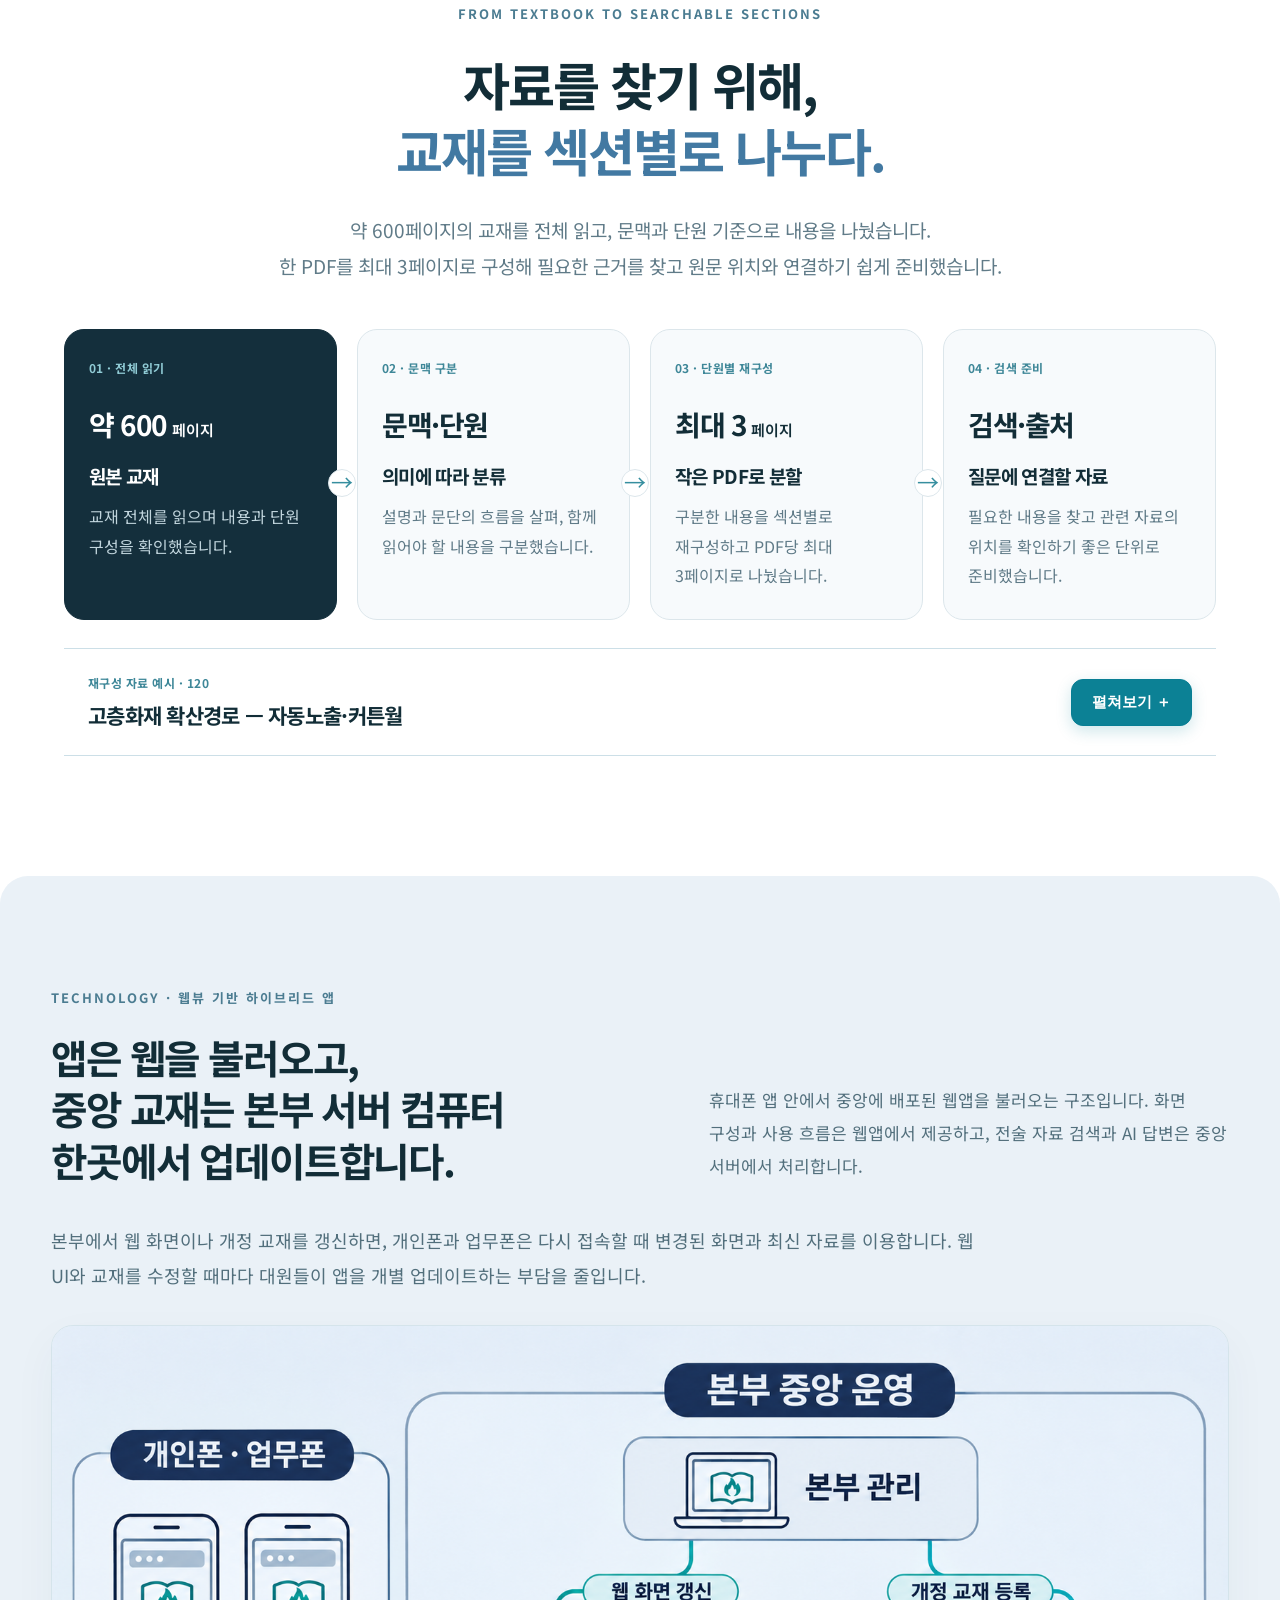
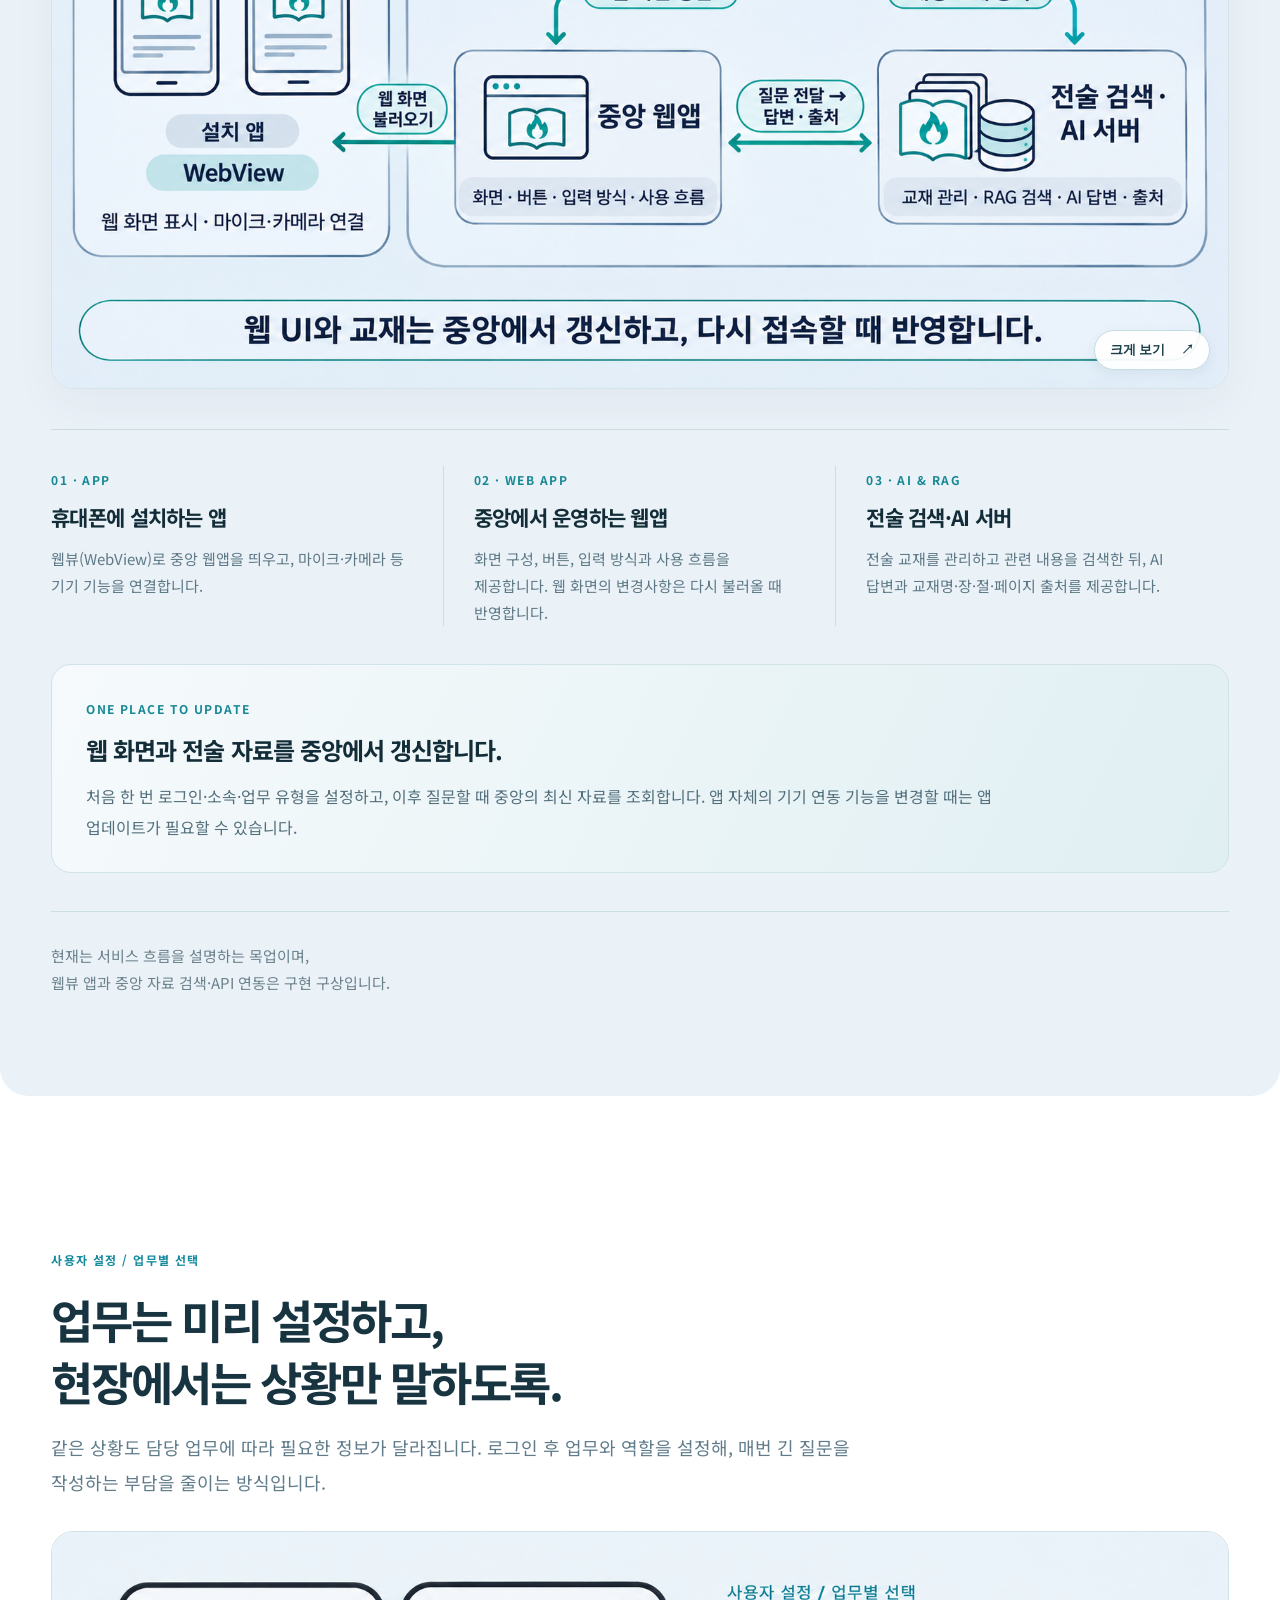
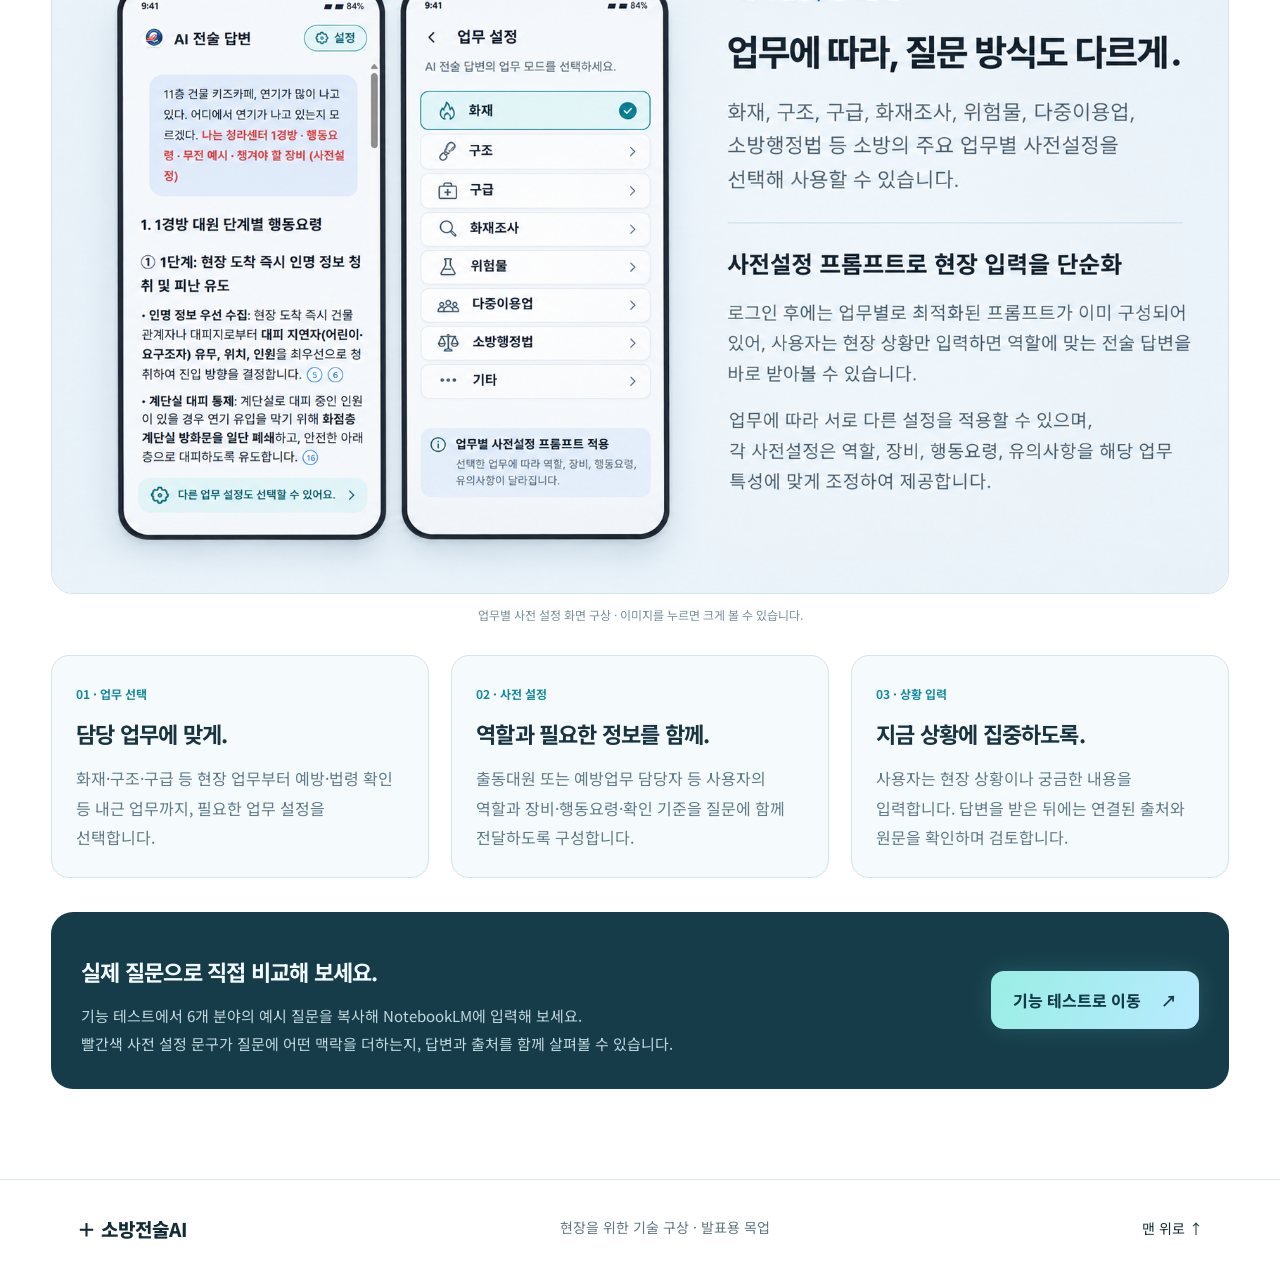
<file: technology/index.html>
<!doctype html>
<html lang="ko"><head><meta charset="utf-8"><meta name="viewport" content="width=device-width, initial-scale=1"><title>핵심포인트 · 소방전술AI</title><meta name="description" content="3번 이내 조작을 목표로, 음성·사진·텍스트 질문을 소방전술의 근거와 연결하는 기술 구상."><link rel="stylesheet" href="technology.css?v=preparation-1"><style>
.privacy-protection{max-width:1100px;margin:56px auto 72px;text-align:left}.privacy-protection>h3{text-align:center;font-size:clamp(25px,3vw,36px);margin:0 0 32px;color:#12313d}.protection-layout{display:grid;grid-template-columns:.85fr 1.35fr;gap:24px}.protection-principle{padding:40px;border-radius:24px;background:linear-gradient(145deg,#102a36,#182238 70%,#2d2750);color:#fff;display:flex;flex-direction:column;box-shadow:0 20px 50px #102a3614}.protection-principle>span{font-size:12px;letter-spacing:2px;color:#8ce4e5}.protection-principle h4{font-size:clamp(26px,3vw,36px);line-height:1.4;margin:30px 0 22px;color:#fff}.protection-principle p{font-size:17px;line-height:1.9;color:#c5d8e3}.protection-badge{margin-top:30px;padding:13px 18px;border:1px solid #8ce4e54d;border-radius:12px;color:#a4eeee;font-weight:700}.protection-principle small{margin-top:20px;font-size:13px;line-height:1.8;color:#a5b9c9}.protection-steps{display:flex;flex-direction:column;gap:14px}.protection-steps article{display:flex;align-items:center;gap:18px;background:#fff;border:1px solid #dce5ed;border-radius:18px;padding:24px;transition:transform .25s,border-color .25s,box-shadow .25s}.protection-steps article:hover{transform:translateY(-3px);border-color:#8a7be1;box-shadow:0 8px 25px #7364d51a}.protection-number{display:grid;place-items:center;flex:0 0 42px;height:42px;border-radius:12px;background:#edf4fa;color:#377d9d}.protection-steps h4{font-size:20px;line-height:1.5;margin:0 0 8px;color:#12313d}.protection-steps p{font-size:16px;line-height:1.8;margin:0;color:#607d8b}.protection-check{margin-left:auto;color:#6b60c6;font-weight:800}.protection-alert{background:#f3f0ff;border:1px solid #e2dcf6;border-radius:16px;padding:22px 24px}.protection-alert b{display:block;color:#554b88;margin-bottom:8px;font-size:17px}.protection-alert p{font-size:14px;color:#716787}@media(max-width:720px){.protection-layout{grid-template-columns:1fr}.protection-principle{padding:28px}.protection-steps article{padding:20px 16px;gap:12px}.protection-steps h4{font-size:18px}.protection-steps p{font-size:15px}.protection-check{display:none}}
</style><style>
.protection-step{position:relative;overflow:hidden;width:100%;display:flex;align-items:center;gap:18px;text-align:left;font:inherit;color:inherit;background:#fff;border:1px solid #dce5ed;border-radius:22px;padding:24px;cursor:pointer;transition:transform .28s,border-color .28s,box-shadow .28s,background .28s}.protection-step::after{content:"";position:absolute;inset:-1px;background:linear-gradient(105deg,transparent 25%,#ffffffaa 48%,transparent 70%);transform:translateX(-120%);transition:transform .65s;pointer-events:none}.protection-step:hover::after,.protection-step.is-active::after{transform:translateX(120%)}.protection-step:hover{transform:translateY(-3px);border-color:#8a7be1;box-shadow:0 10px 28px #7364d51a}.protection-step.is-active{border-color:#8474df;background:#f7f5ff;box-shadow:0 0 0 2px #8474df33,0 12px 30px #7364d526}.protection-step .protection-number{z-index:1;display:grid;place-items:center;flex:0 0 48px;height:48px;border-radius:50%;background:#edf4fa;color:#377d9d;font-size:15px;font-weight:800;transition:all .3s}.protection-step.is-active .protection-number{background:#6d5bd0;color:white;box-shadow:0 0 0 6px #6d5bd01c}.protection-copy{z-index:1;display:flex;flex-direction:column;gap:7px;flex:1}.protection-copy strong{font-size:19px;line-height:1.45;color:#12313d}.protection-copy>span{font-size:15px;line-height:1.75;color:#607d8b}.protection-arrow{z-index:1;font-size:22px;color:#347fa2;transition:transform .25s}.protection-step:hover .protection-arrow,.protection-step.is-active .protection-arrow{transform:translate(3px,-3px)}@keyframes privacyGlow{50%{box-shadow:0 0 0 6px #6d5bd012,0 12px 32px #7364d52b}}.protection-step.is-active{animation:privacyGlow 2.8s ease-in-out infinite}@media(prefers-reduced-motion:reduce){.protection-step,.protection-step::after{transition:none}.protection-step.is-active{animation:none}}
</style><link rel="stylesheet" href="../site-navigation.css?v=fire-emblem-1"><script src="../silent-videos.js?v=1"></script><style>.work-presets{max-width:1320px;margin:0 auto;padding:80px 4% 90px;color:#173440}.preset-eyebrow{font-size:12px;letter-spacing:.12em;color:#168b9e;font-weight:700}.work-presets h2{font-size:clamp(30px,3.6vw,46px);letter-spacing:-.05em;line-height:1.35;margin:18px 0}.preset-lead{max-width:850px;font-size:18px;line-height:1.9;color:#607c8b;word-break:keep-all}.work-presets figure{margin:32px 0}.work-presets figure a{display:block;cursor:zoom-in}.work-presets img{display:block;width:100%;height:auto;border:1px solid #d3e3eb;border-radius:22px}.work-presets figcaption{margin-top:12px;font-size:12px;color:#78909c}.preset-steps{display:grid;grid-template-columns:repeat(3,minmax(0,1fr));gap:22px}.preset-steps article{padding:24px;border:1px solid #d3e3eb;border-radius:18px;background:#f5fafc}.preset-steps span{font-size:12px;color:#168b9e;font-weight:700}.preset-steps h3,.preset-try h3{font-size:22px;margin:14px 0;letter-spacing:-.035em}.preset-steps p{font-size:16px;color:#607c8b;line-height:1.85;word-break:keep-all}.preset-try{display:flex;align-items:center;justify-content:space-between;gap:28px;margin-top:34px;padding:30px;border-radius:22px;background:#163c49;color:#f2fbff}.preset-try p{font-size:15px;line-height:1.9;color:#c1d8e0}.preset-try a{flex-shrink:0;display:flex;gap:20px;padding:17px 22px;border-radius:13px;background:linear-gradient(115deg,#9aeee5,#b8eaff);color:#123b48;text-decoration:none;font-weight:750;box-shadow:0 0 22px #77dfe52b;transition:transform .2s}.preset-try a:hover{transform:translateY(-3px)}.preset-try a:focus-visible{outline:3px solid #fff;outline-offset:5px}@media(max-width:750px){.work-presets{padding:55px 6%}.preset-steps{grid-template-columns:1fr}.preset-try{flex-direction:column;align-items:flex-start;padding:24px}.preset-try br{display:none}.preset-lead{font-size:16px}}@media(prefers-reduced-motion:reduce){.preset-try a{transition:none;transform:none}}</style><style>.prepared-example{display:block!important;padding:24px!important}.prepared-example-head{display:flex;align-items:center;justify-content:space-between;gap:20px}.prepared-example-head h3{margin:8px 0 0}.prepared-expand{flex-shrink:0;padding:13px 20px;border:1px solid #087e94;border-radius:12px;background:#0c8195;color:white;font:700 15px Pretendard,sans-serif;cursor:pointer;box-shadow:0 5px 16px #0c819533;transition:transform .2s,background .2s}.prepared-expand:hover{background:#086b7d;transform:translateY(-2px)}.prepared-expand:focus-visible{outline:3px solid #58cfda;outline-offset:3px}.prepared-example-detail{margin-top:22px;padding-top:20px;border-top:1px solid #cbdde5}.prepared-example-detail[hidden]{display:none!important}.prepared-example-detail img{display:block;width:100%;height:auto;border:1px solid #d1e0e8;border-radius:14px}.prepared-example-caption{display:flex;justify-content:space-between;align-items:center;gap:16px;margin-top:14px;color:#68808c;font-size:13px}.prepared-example-caption a{color:#096f83;font-weight:700;text-decoration:none;border-bottom:1px solid #75aeb9;padding:8px 0}.prepared-example-caption a:hover{color:#074b5d}@media(max-width:650px){.prepared-example-head,.prepared-example-caption{align-items:flex-start;flex-direction:column}.prepared-expand{width:100%}}</style></head><body class="global-nav-page">
<header class="global-header"><div class="global-header-inner"><a class="global-logo" href="../" aria-label="소방전술AI 홈"><span>소방전술AI</span></a><nav class="global-links" aria-label="사이트 주 메뉴"><a href="../">홈</a><a href="../actual-situation/">사례 소개</a><a href="../tactical-ai/">기능 소개</a><a href="../technology/" aria-current="page">핵심포인트</a><a href="../feature-test/">기능 테스트</a><a href="../who-for/">누구에게 필요한가요?</a></nav><a class="global-demo-cta" href="../mockup/index.html">시연 체험하기 <span aria-hidden="true">↗</span></a></div></header>

<main>
<section class="hero"><span class="eyebrow">TECHNOLOGY FOR THE FIELD</span><h1>장갑 낀 손으로도.<br>스마트폰이 <span>익숙하지 않아도.</span></h1><p class="lead">앱 실행부터 질문·답변 확인까지 <strong>3번 이내 조작을 목표로 설계합니다.</strong></p><p class="hero-principle">조작이 복잡하면<br><strong>사람들은 사용하지 않습니다.</strong></p><a class="button" href="#simple">어떻게 간단해질까요? ↓</a><div class="hero-visual"><div class="floating note-one"><span>LESS TOUCH</span><b>조작은 줄이고.</b><p>말하면, 다음 단계로.</p></div><img src="../tactical-ai/voice-v3.png" alt="10초 음성 질문 화면" width="349" height="654"><div class="floating note-two"><span>MORE CLARITY</span><b>근거는 분명하게.</b><p>교재의 장·절·페이지까지.</p></div><div class="halo"></div></div><p class="caption">현재는 발표용 목업입니다. 아래 기술은 구현 목표와 설계 방향입니다.</p></section>
<section id="simple" class="section reveal"><div class="section-heading"><span class="eyebrow">01 / FEWER STEPS</span><h2>사람들은 복잡하면<br>사용하지 않습니다.</h2><p>젊은 대원부터 스마트폰 조작이 익숙하지 않은 지휘관까지,<br>누구나 쓸 수 있도록 설계합니다.</p></div><div class="comparison"><article class="old"><span class="tag">기존 NotebookLM 사용 방식 · 사용 당시 환경 기준</span><h3>켜고. 열고. 찾고. 실행하고.</h3><div class="steps manual-route" aria-label="화면 켜기, 메뉴 열기, 앱 서랍에서 찾기, 실행까지 단계마다 터치가 필요합니다"><span class="manual-step" style="--tap-delay:0s">화면 켜기<small class="touch-hint" aria-hidden="true">터치</small><b class="touch-ripple" aria-hidden="true"></b><small class="touch-hint touch-extra" aria-hidden="true">터치</small><b class="touch-ripple ripple-extra" aria-hidden="true"></b></span><i aria-hidden="true">→</i><span class="manual-step" style="--tap-delay:1.6s">메뉴 열기<small class="touch-hint" aria-hidden="true">터치</small><b class="touch-ripple" aria-hidden="true"></b><small class="touch-hint touch-extra" aria-hidden="true">터치</small><b class="touch-ripple ripple-extra" aria-hidden="true"></b></span><i aria-hidden="true">→</i><span class="manual-step" style="--tap-delay:3.2s">앱 서랍에서 찾기<small class="touch-hint" aria-hidden="true">터치</small><b class="touch-ripple" aria-hidden="true"></b><small class="touch-hint touch-extra" aria-hidden="true">터치</small><b class="touch-ripple ripple-extra" aria-hidden="true"></b></span><i aria-hidden="true">→</i><span class="manual-step" style="--tap-delay:4.800000000000001s">실행<small class="touch-hint" aria-hidden="true">터치</small><b class="touch-ripple" aria-hidden="true"></b><small class="touch-hint touch-extra" aria-hidden="true">터치</small><b class="touch-ripple ripple-extra" aria-hidden="true"></b></span></div><p>기기와 설정에 따라 여러 번의 조작이 필요합니다.</p><ul class="previous-tool-limits" aria-label="기존 사용 환경에서 겪은 제약"><li>음성 인식 안 됨</li><li>사진 전송 안 됨</li><li>구글 로그인 필요</li><li>지령서 개인정보 차단 기능 없음</li></ul><small class="previous-tool-context">사용 당시 환경에서 겪은 제약이며, 현재 지원 기능은 다를 수 있습니다.</small></article><article class="new"><span class="tag">제안하는 사용 흐름</span><h3>물리 버튼으로 바로 시작.</h3><div class="steps automatic-route" aria-label="물리 버튼으로 시작하면 음성 입력과 답변 확인으로 이어지는 흐름"><i class="flow-gust" aria-hidden="true"></i><i class="flow-gust lane-two" aria-hidden="true"></i><i class="flow-gust lane-three" aria-hidden="true"></i><span style="--flow-delay:0s">버튼으로 실행</span><i aria-hidden="true">→</i><span style="--flow-delay:.65s">상황 말하기</span><i aria-hidden="true">→</i><span style="--flow-delay:1.3s">답변 확인</span></div><p>지원 기기에 미리 설정한 물리 버튼 동작으로 앱을 열고, 음성 입력을 자동으로 시작하는 구상입니다.</p></article></div><div class="principles"><div><b>3<span>번 이내</span></b><p>기본 질문 흐름의 조작 목표</p></div><div><b>크게</b><p>질문 · 남은 시간 · 답변</p></div><div><b>자동으로</b><p>녹음 종료와 확인 후 전송</p></div></div><p class="caption">물리 버튼 동작은 기기·설정에 따라 다릅니다. 문장 수정이나 출처 열기 등 추가 조작은 별도입니다.</p></section>
<section class="section soft reveal"><div class="split"><div><span class="eyebrow">02 / ONE PLACE TO ASK</span><h2>폰에 익숙하지 않은<br>누구라도 사용 가능하게.</h2><p>앱을 열고, 계정에 로그인하고, 노트북을 선택하는 과정.<br>익숙한 사람에게는 쉽지만, 누군가에게는 사용을 못하게 하는 단계입니다.</p><p class="simple-ux-goal"><strong>누구나 사용하기 쉬운 UI/UX</strong><br>단순하게 만드는 목표입니다.</p></div><div class="input-cards"><a href="../mockup/index.html"><span class="symbol">◎</span><div><small>VOICE</small><h3>말로, 바로.</h3><p>10초 녹음 → 문장 확인 → 자동 전송</p></div><b>↗</b></a><a href="../mockup/camera-demo.html"><span class="symbol">▣</span><div><small>PHOTO</small><h3>지령서 한 장으로,<br>직관적으로.</h3><p>사무실 모니터 촬영 · 소음 속 대체 입력</p></div><b>↗</b></a><a href="../mockup/camera-demo.html"><span class="symbol">Aa</span><div><small>TEXT</small><h3>말하기 어려우면,<br>텍스트로.</h3><p>민감한 상황에서도 직접 입력</p></div><b>↗</b></a></div></div></section>
<section class="section reveal" id="privacy"><div class="section-heading"><span class="eyebrow">03 / PRIVACY BEFORE TRANSMISSION</span><h2>질문에 필요한 내용만.<br><span>개인정보는 가리고.</span></h2><p>지령서를 촬영할 때 지정된 정보 영역을 안내하고,<br>전송 전에는 해당 값이 검정 처리된 사진을 확인합니다.</p></div><div class="privacy-demonstration" style="margin-bottom:64px"><div class="privacy-grid"><figure><img src="../tactical-ai/photo-v5.png" alt="촬영 전 지령서 가림 영역 안내" loading="lazy"><figcaption><b>촬영 전</b>가릴 위치를 안내합니다.</figcaption></figure><div class="privacy-arrow">→</div><figure class="document"><img src="../mockup/dispatch-redacted-v4.svg" alt="개인정보 값이 검정 처리된 지령서 시연 이미지" loading="lazy"><figcaption><b>전송 전</b>검정 처리된 결과를 확인합니다.</figcaption></figure></div><div class="masking-video"><video src="masking.mp4?silent=1" controls muted playsinline preload="metadata" aria-label="지령서 개인정보 마스킹 처리 시연 영상"></video><p>개인정보가 지령에 있는 경우, 보내기 전에 마스킹 처리합니다.</p></div></div><div class="privacy-protection"><h3>개인정보 보호를 위한 3단계 조치</h3><div class="protection-layout"><aside class="protection-principle"><span>PRIVACY FIRST</span><h4>전송하기 전에,<br>세 번 확인합니다.</h4><p>지령에 개인정보가 포함된 경우, 필요한 영역을 가리고 마스킹된 결과를 확인한 뒤 전송합니다.</p><div class="protection-badge">3단계 보호 설계</div><small>개인정보 검사를 통과한 내용으로 고성능 AI를 호출하도록 설계합니다.</small></aside><div class="protection-steps"><button type="button" class="protection-step is-active" data-step="1" aria-pressed="true"><span class="protection-number">01</span><span class="protection-copy"><strong>지정 영역을 레터박스로 가립니다</strong><span>촬영 화면에서 정해진 개인정보 영역을 먼저 가립니다.</span></span><span class="protection-arrow" aria-hidden="true">↗</span></button><button type="button" class="protection-step" data-step="2" aria-pressed="false"><span class="protection-number">02</span><span class="protection-copy"><strong>대원이 필요한 부분을 추가로 가립니다</strong><span>화면에서 손가락으로 영역을 지정해 마스킹합니다.</span></span><span class="protection-arrow" aria-hidden="true">↗</span></button><button type="button" class="protection-step" data-step="3" aria-pressed="false"><span class="protection-number">03</span><span class="protection-copy"><strong>AI 호출 전 한 번 더 확인합니다</strong><span>서버 내부의 로컬 LLM이 개인정보 포함 여부를 재확인합니다. 검사를 통과한 내용으로 고성능 AI 모델을 호출하도록 설계합니다.</span></span><span class="protection-arrow" aria-hidden="true">↗</span></button><div class="protection-flow" style="padding:18px 22px;border-radius:14px;background:#edf6f8;color:#235567;font-size:15px;font-weight:700;line-height:1.9">레터박스 가림 → 대원 추가 마스킹 → 서버 내부 LLM 검사 → 승인 후 고성능 AI 호출</div></div></div><article class="privacy-reminder" aria-labelledby="privacy-reminder-title"><div class="privacy-reminder-copy"><span class="eyebrow">PRIVACY SAFETY REMINDER</span><h3 id="privacy-reminder-title">개인정보 안전 확인 알림</h3><div class="privacy-reminder-counts"><span><strong>3회</strong> 누적 감지</span><i aria-hidden="true">→</i><span><strong>10회</strong> 전송 전 재확인</span></div><p>서버 내부의 로컬 LLM이 개인정보 노출 가능성을 누적 3회 감지하면, 이후 10회 사용 동안 확인 팝업을 표시하도록 설계합니다.</p><p class="privacy-reminder-purpose">반복 확인으로 경각심을 높이고,<br>개인정보를 먼저 가리는 습관을 유도합니다.</p></div><figure class="privacy-reminder-figure"><button type="button" class="privacy-reminder-open" aria-haspopup="dialog" aria-controls="privacy-reminder-dialog" aria-label="개인정보 안전 확인 팝업 예시 크게 보기"><img src="privacy-safety-reminder.png" width="1536" height="1024" loading="lazy" alt="개인정보가 포함된 전송 이력이 3회인 사용자에게, 전송 전 개인정보가 없는지 다시 확인하도록 안내하는 팝업 목업. 5초 대기와 알림 남은 횟수, 확인·취소 버튼을 표시한 예시"><span>크게 보기 ↗</span></button><figcaption>개인정보 안전 주의 팝업 · 화면 예시</figcaption></figure></article></div></section>
<section class="section evidence reveal" id="evidence"><div class="section-heading"><span class="eyebrow">04 / TRACEABLE EVIDENCE</span><h2>어떤 설명을<br>더 신뢰하시겠습니까?</h2></div><div class="trust-grid"><article><span>출처가 모호한 설명</span><h3>“GPT에게 물어본<br>내용입니다.”</h3><p>몇 번 틀리면<br>사람들은 사용하지 않습니다.</p></article><article class="trusted"><span>원문으로 연결되는 설명</span><h3>“중앙소방학교 소방전술<br><em>○장 ○절, ○페이지</em>에<br>근거한 조언입니다.”</h3><p>교재명 · 장과 절 · 페이지 · 근거 문장<br>직접 찾아보고 판단할 수 있습니다.</p></article></div><div class="evidence-bottom"><h3>그럴듯한 답변보다,<br>확인할 수 있는 근거.</h3><p>조언에는 확인 가능한 출처를 연결하는 것을 원칙으로 합니다. 관련 자료를 찾지 못하면 근거가 부족하다고 알리고, 출처를 만들어 내지 않습니다. 자료가 있다는 사실과 현장에 적합한 판단인지는 구분하여 검토합니다.</p></div></section>
<section class="section reveal"><div class="section-heading"><span class="eyebrow">05 / FROM QUESTION TO SOURCE</span><h2>질문은 짧게.<br>그 뒤의 연결은 기술이.</h2><p>검색증강생성(RAG)은 관련 문서를 먼저 찾고,<br>찾은 자료를 바탕으로 답변을 구성하는 방식입니다.</p></div><ol class="pipeline"><li><span>01</span><h3>현장 질문</h3><p>음성·사진·텍스트를<br>질문으로 정리</p></li><li><span>02</span><h3>전술 문서 검색</h3><p>관련 내용을 찾아<br>원문 위치와 함께 전달</p></li><li><span>03</span><h3>근거 확인</h3><p>답변과 인용 내용이<br>일치하는지 검증</p></li><li><span>04</span><h3>출처 있는 답변</h3><p>조언 옆에서<br>교재의 근거 확인</p></li></ol><div class="status-note"></div></section>
<section class="materials-reference" id="official-materials" aria-labelledby="official-materials-title"><span class="eyebrow">NATIONAL FIRE SERVICE ACADEMY</span><h2 id="official-materials-title">소방전술의 근거,<br><span>공식 교재에서 확인하세요.</span></h2><p>중앙소방학교 자료실에서 공개된 소방전술 교재와 강의자료를 확인할 수 있습니다.</p><figure><a href="https://www.nfsa.go.kr/nfsa/releaseinformation/archive/materials/" target="_blank" rel="noopener noreferrer" aria-label="중앙소방학교 교재 및 강의자료 자료실 새 창으로 열기"><img src="nfsa-materials.png" width="1276" height="584" loading="lazy" alt="중앙소방학교 자료실의 2026년 소방전술 1·2·3 등 공통교재와 강의자료 목록"></a><figcaption>중앙소방학교 · 교재 및 강의자료 목록</figcaption></figure><a class="button" href="https://www.nfsa.go.kr/nfsa/releaseinformation/archive/materials/" target="_blank" rel="noopener noreferrer">중앙소방학교 자료실로 이동 ↗</a></section>
<section class="document-preparation" id="document-preparation" aria-labelledby="preparation-title"><div class="preparation-heading"><span class="eyebrow">FROM TEXTBOOK TO SEARCHABLE SECTIONS</span><h2 id="preparation-title">자료를 찾기 위해,<br><span>교재를 섹션별로 나누다.</span></h2><p>약 600페이지의 교재를 전체 읽고, 문맥과 단원 기준으로 내용을 나눴습니다.<br>한 PDF를 최대 3페이지로 구성해 필요한 근거를 찾고 원문 위치와 연결하기 쉽게 준비했습니다.</p></div><ol class="preparation-flow"><li><span class="preparation-index">01 · 전체 읽기</span><strong>약 600<span>페이지</span></strong><h3>원본 교재</h3><p>교재 전체를 읽으며 내용과 단원 구성을 확인했습니다.</p><i aria-hidden="true">→</i></li><li><span class="preparation-index">02 · 문맥 구분</span><strong>문맥·단원</strong><h3>의미에 따라 분류</h3><p>설명과 문단의 흐름을 살펴, 함께 읽어야 할 내용을 구분했습니다.</p><i aria-hidden="true">→</i></li><li><span class="preparation-index">03 · 단원별 재구성</span><strong>최대 3<span>페이지</span></strong><h3>작은 PDF로 분할</h3><p>구분한 내용을 섹션별로 재구성하고 PDF당 최대 3페이지로 나눴습니다.</p><i aria-hidden="true">→</i></li><li><span class="preparation-index">04 · 검색 준비</span><strong>검색·출처</strong><h3>질문에 연결할 자료</h3><p>필요한 내용을 찾고 관련 자료의 위치를 확인하기 좋은 단위로 준비했습니다.</p></li></ol><div class="prepared-example"><div class="prepared-example-head"><div><span class="preparation-index">재구성 자료 예시 · 120</span><h3>고층화재 확산경로 — 자동노출·커튼월</h3></div><button type="button" class="prepared-expand" aria-expanded="false" aria-controls="prepared-example-detail">펼쳐보기 <span aria-hidden="true">＋</span></button></div><div id="prepared-example-detail" class="prepared-example-detail" hidden><img src="prepared-pdf-example-original.png" width="1515" height="910" loading="lazy" alt="GitHub 저장소의 PDF 목록과 고층화재 확산경로 교재 내용 예시"><div class="prepared-example-caption"><span>재구성된 PDF 예시 · 교재 본문 340~341쪽</span><a href="https://github.com/seunghoe119-art/AIchallenge/blob/main/(120)%20%E1%84%80%E1%85%A9%E1%84%8E%E1%85%B3%E1%86%BC%E1%84%92%E1%85%AA%E1%84%8C%E1%85%A2%E1%84%92%E1%85%AA%E1%86%A8%E1%84%89%E1%85%A1%E1%86%AB%E1%84%80%E1%85%A7%E1%86%BC%E1%84%85%E1%85%A9%E1%84%8C%E1%85%A1%E1%84%83%E1%85%A9%E1%86%BC%E1%84%82%E1%85%A9%E1%84%8E%E1%85%AE%E1%86%AF%E1%84%8F%E1%85%A5%E1%84%90%E1%85%B3%E1%86%AB%E1%84%8B%E1%85%AF%E1%86%AF_%E1%84%92%E1%85%AA%E1%84%8C%E1%85%A2_20260821.pdf" target="_blank" rel="noopener noreferrer">GitHub에서 PDF 보기 <span aria-hidden="true">↗</span></a></div></div></div></section>
</main><section class="central-update webview-architecture" id="technology" aria-labelledby="central-update-title">
<div class="central-heading"><div><p class="eyebrow">TECHNOLOGY · 웹뷰 기반 하이브리드 앱</p><h2 id="central-update-title">앱은 웹을 불러오고,<br>중앙 교재는 본부 서버 컴퓨터 한곳에서 업데이트합니다.</h2></div><p class="central-lead">휴대폰 앱 안에서 중앙에 배포된 웹앱을 불러오는 구조입니다. 화면 구성과 사용 흐름은 웹앱에서 제공하고, 전술 자료 검색과 AI 답변은 중앙 서버에서 처리합니다.</p></div>
<p class="webview-summary">본부에서 웹 화면이나 개정 교재를 갱신하면, 개인폰과 업무폰은 다시 접속할 때 변경된 화면과 최신 자료를 이용합니다. 웹 UI와 교재를 수정할 때마다 대원들이 앱을 개별 업데이트하는 부담을 줄입니다.</p>
<figure class="central-figure" style="margin-top:32px"><button class="central-image-button" type="button" aria-haspopup="dialog" aria-controls="central-image-dialog" aria-label="웹뷰 앱 운영 구조 인포그래픽 크게 보기"><img src="../tactical-ai/webview-architecture.png" width="1672" height="941" loading="lazy" alt="개인폰과 업무폰에 설치된 앱이 WebView로 중앙 웹앱을 불러오는 구조. 본부는 중앙 웹앱의 화면과 사용 흐름을 갱신하고, 전술 검색·AI 서버에 개정 교재를 등록합니다. 중앙 웹앱과 서버는 질문과 답변·출처를 주고받습니다. 웹 UI와 교재는 중앙에서 갱신하고 다시 접속할 때 반영합니다."><span class="central-expand">크게 보기 <span aria-hidden="true">↗</span></span></button></figure>
<div class="central-benefits architecture-roles"><article><span class="central-number">01 · APP</span><h3>휴대폰에 설치하는 앱</h3><p>웹뷰(WebView)로 중앙 웹앱을 띄우고, 마이크·카메라 등 기기 기능을 연결합니다.</p></article><article><span class="central-number">02 · WEB APP</span><h3>중앙에서 운영하는 웹앱</h3><p>화면 구성, 버튼, 입력 방식과 사용 흐름을 제공합니다. 웹 화면의 변경사항은 다시 불러올 때 반영합니다.</p></article><article><span class="central-number">03 · AI & RAG</span><h3>전술 검색·AI 서버</h3><p>전술 교재를 관리하고 관련 내용을 검색한 뒤, AI 답변과 교재명·장·절·페이지 출처를 제공합니다.</p></article></div>
<div class="architecture-operation"><span class="central-number">ONE PLACE TO UPDATE</span><h3>웹 화면과 전술 자료를 중앙에서 갱신합니다.</h3><p>처음 한 번 로그인·소속·업무 유형을 설정하고, 이후 질문할 때 중앙의 최신 자료를 조회합니다. 앱 자체의 기기 연동 기능을 변경할 때는 앱 업데이트가 필요할 수 있습니다.</p></div>
<div class="central-footer"><p>현재는 서비스 흐름을 설명하는 목업이며,<br>웹뷰 앱과 중앙 자료 검색·API 연동은 구현 구상입니다.</p></div>
</section><section class="work-presets" aria-labelledby="work-presets-title"><span class="preset-eyebrow">사용자 설정 / 업무별 선택</span><h2 id="work-presets-title">업무는 미리 설정하고,<br>현장에서는 상황만 말하도록.</h2><p class="preset-lead">같은 상황도 담당 업무에 따라 필요한 정보가 달라집니다. 로그인 후 업무와 역할을 설정해, 매번 긴 질문을 작성하는 부담을 줄이는 방식입니다.</p><figure><a href="work-presets.png" target="_blank" rel="noopener noreferrer" aria-label="업무별 사전 설정 화면 크게 보기"><img src="work-presets.png" width="1672" height="941" loading="lazy" alt="화재, 구조, 구급 등 업무를 선택하고 역할과 장비, 행동요령을 사전 설정하는 앱 화면 구상"></a><figcaption>업무별 사전 설정 화면 구상 · 이미지를 누르면 크게 볼 수 있습니다.</figcaption></figure><div class="preset-steps"><article><span>01 · 업무 선택</span><h3>담당 업무에 맞게.</h3><p>화재·구조·구급 등 현장 업무부터 예방·법령 확인 등 내근 업무까지, 필요한 업무 설정을 선택합니다.</p></article><article><span>02 · 사전 설정</span><h3>역할과 필요한 정보를 함께.</h3><p>출동대원 또는 예방업무 담당자 등 사용자의 역할과 장비·행동요령·확인 기준을 질문에 함께 전달하도록 구성합니다.</p></article><article><span>03 · 상황 입력</span><h3>지금 상황에 집중하도록.</h3><p>사용자는 현장 상황이나 궁금한 내용을 입력합니다. 답변을 받은 뒤에는 연결된 출처와 원문을 확인하며 검토합니다.</p></article></div><div class="preset-try"><div><h3>실제 질문으로 직접 비교해 보세요.</h3><p>기능 테스트에서 6개 분야의 예시 질문을 복사해 NotebookLM에 입력해 보세요.<br>빨간색 사전 설정 문구가 질문에 어떤 맥락을 더하는지, 답변과 출처를 함께 살펴볼 수 있습니다.</p></div><a href="../feature-test/">기능 테스트로 이동 <span aria-hidden="true">↗</span></a></div></section><dialog id="central-image-dialog" class="central-dialog" aria-labelledby="central-dialog-title"><div class="central-dialog-toolbar"><h2 id="central-dialog-title">웹뷰 앱 운영 구조</h2><div><button type="button" class="central-zoom" aria-pressed="false">확대 +</button><button type="button" class="central-close" aria-label="이미지 확대 창 닫기">닫기 ×</button></div></div><div class="central-dialog-scroll" tabindex="0" aria-label="웹뷰 앱 운영 구조 확대 이미지, 확대 후 가로와 세로로 스크롤할 수 있습니다"><img src="../tactical-ai/webview-architecture.png" width="1672" height="941" loading="lazy" alt="본부 중앙 운영 영역에 중앙 웹앱과 전술 검색·AI 서버가 있고 개인폰·업무폰 설치 앱에서 웹 화면을 불러오는 전체 구조"></div></dialog><footer><a class="brand" href="../">＋ 소방전술AI</a><p>현장을 위한 기술 구상 · 발표용 목업</p><a href="#">맨 위로 ↑</a></footer><script>const observer=new IntersectionObserver(entries=>entries.forEach(e=>{if(e.isIntersecting){e.target.classList.add('visible');observer.unobserve(e.target)}}),{threshold:.08});document.querySelectorAll('.reveal').forEach(el=>observer.observe(el));document.querySelectorAll('.protection-step').forEach(button=>button.addEventListener('click',()=>{document.querySelectorAll('.protection-step').forEach(item=>{const active=item===button;item.classList.toggle('is-active',active);item.setAttribute('aria-pressed',String(active))})}));</script><script>(()=>{const comparison=document.querySelector('.comparison');if(!comparison)return;if(!('IntersectionObserver' in window)){comparison.classList.add('flow-visible');return}new IntersectionObserver(entries=>entries.forEach(entry=>comparison.classList.toggle('flow-visible',entry.isIntersecting)),{threshold:.25}).observe(comparison)})();</script><dialog id="privacy-reminder-dialog" class="privacy-reminder-dialog" aria-label="개인정보 안전 확인 팝업 화면 예시"><div><b>개인정보 안전 확인 알림 · 화면 예시</b><button type="button" aria-label="개인정보 팝업 예시 닫기">닫기 ×</button></div><section tabindex="0" aria-label="확대 이미지 스크롤 영역"><img src="privacy-safety-reminder.png" width="1536" height="1024" alt="개인정보 안전 주의 팝업 전체 예시"></section></dialog><script>(()=>{const opener=document.querySelector('.privacy-reminder-open'),dialog=document.getElementById('privacy-reminder-dialog');let overflow='';opener.addEventListener('click',()=>{overflow=document.body.style.overflow;dialog.showModal();document.body.style.overflow='hidden'});dialog.querySelector('button').addEventListener('click',()=>dialog.close());dialog.addEventListener('click',e=>{if(e.target===dialog)dialog.close()});dialog.addEventListener('close',()=>{document.body.style.overflow=overflow;opener.focus({preventScroll:true})})})();</script><script src="../tactical-ai/central-update.js?v=1" defer></script><script>document.querySelectorAll('.prepared-expand').forEach(button=>button.addEventListener('click',()=>{const detail=document.getElementById(button.getAttribute('aria-controls'));const open=detail.hidden;detail.hidden=!open;button.setAttribute('aria-expanded',String(open));button.innerHTML=open?'접기 <span aria-hidden="true">−</span>':'펼쳐보기 <span aria-hidden="true">＋</span>';}));</script></body></html>
</file>
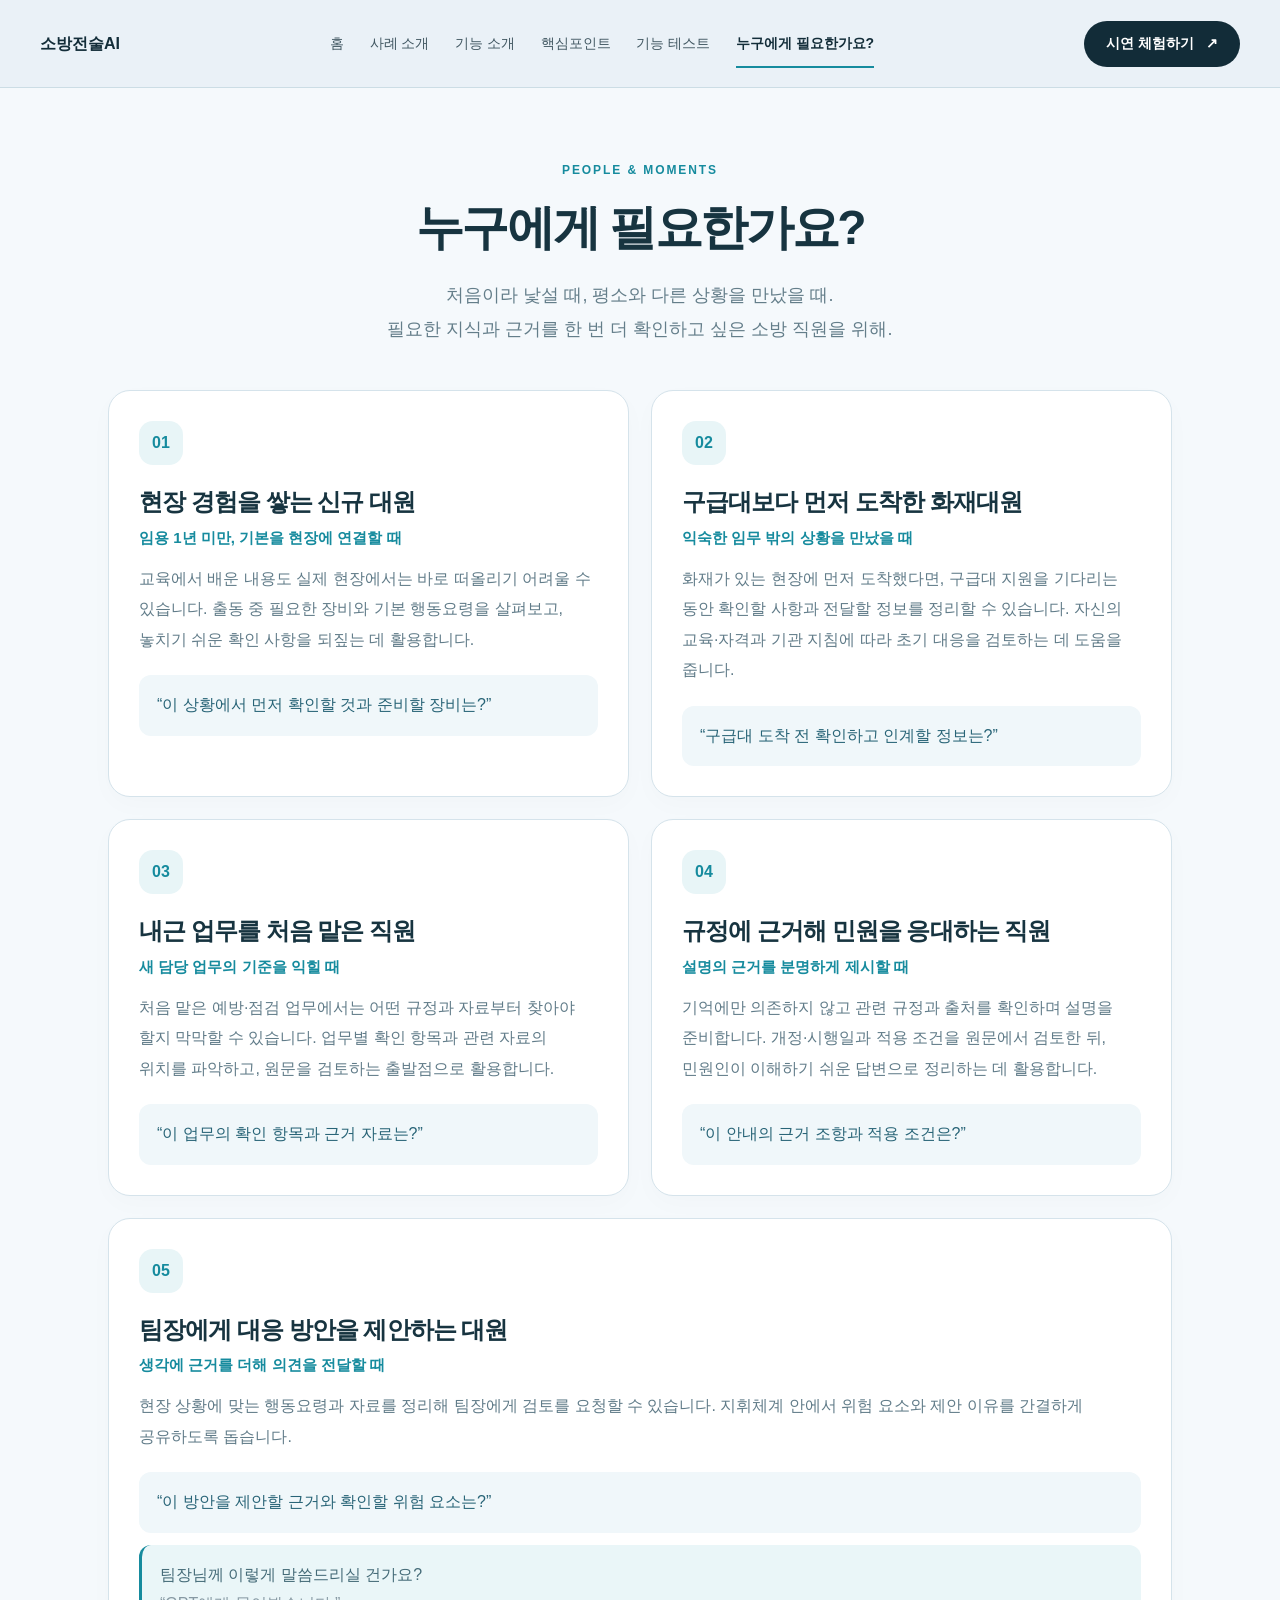
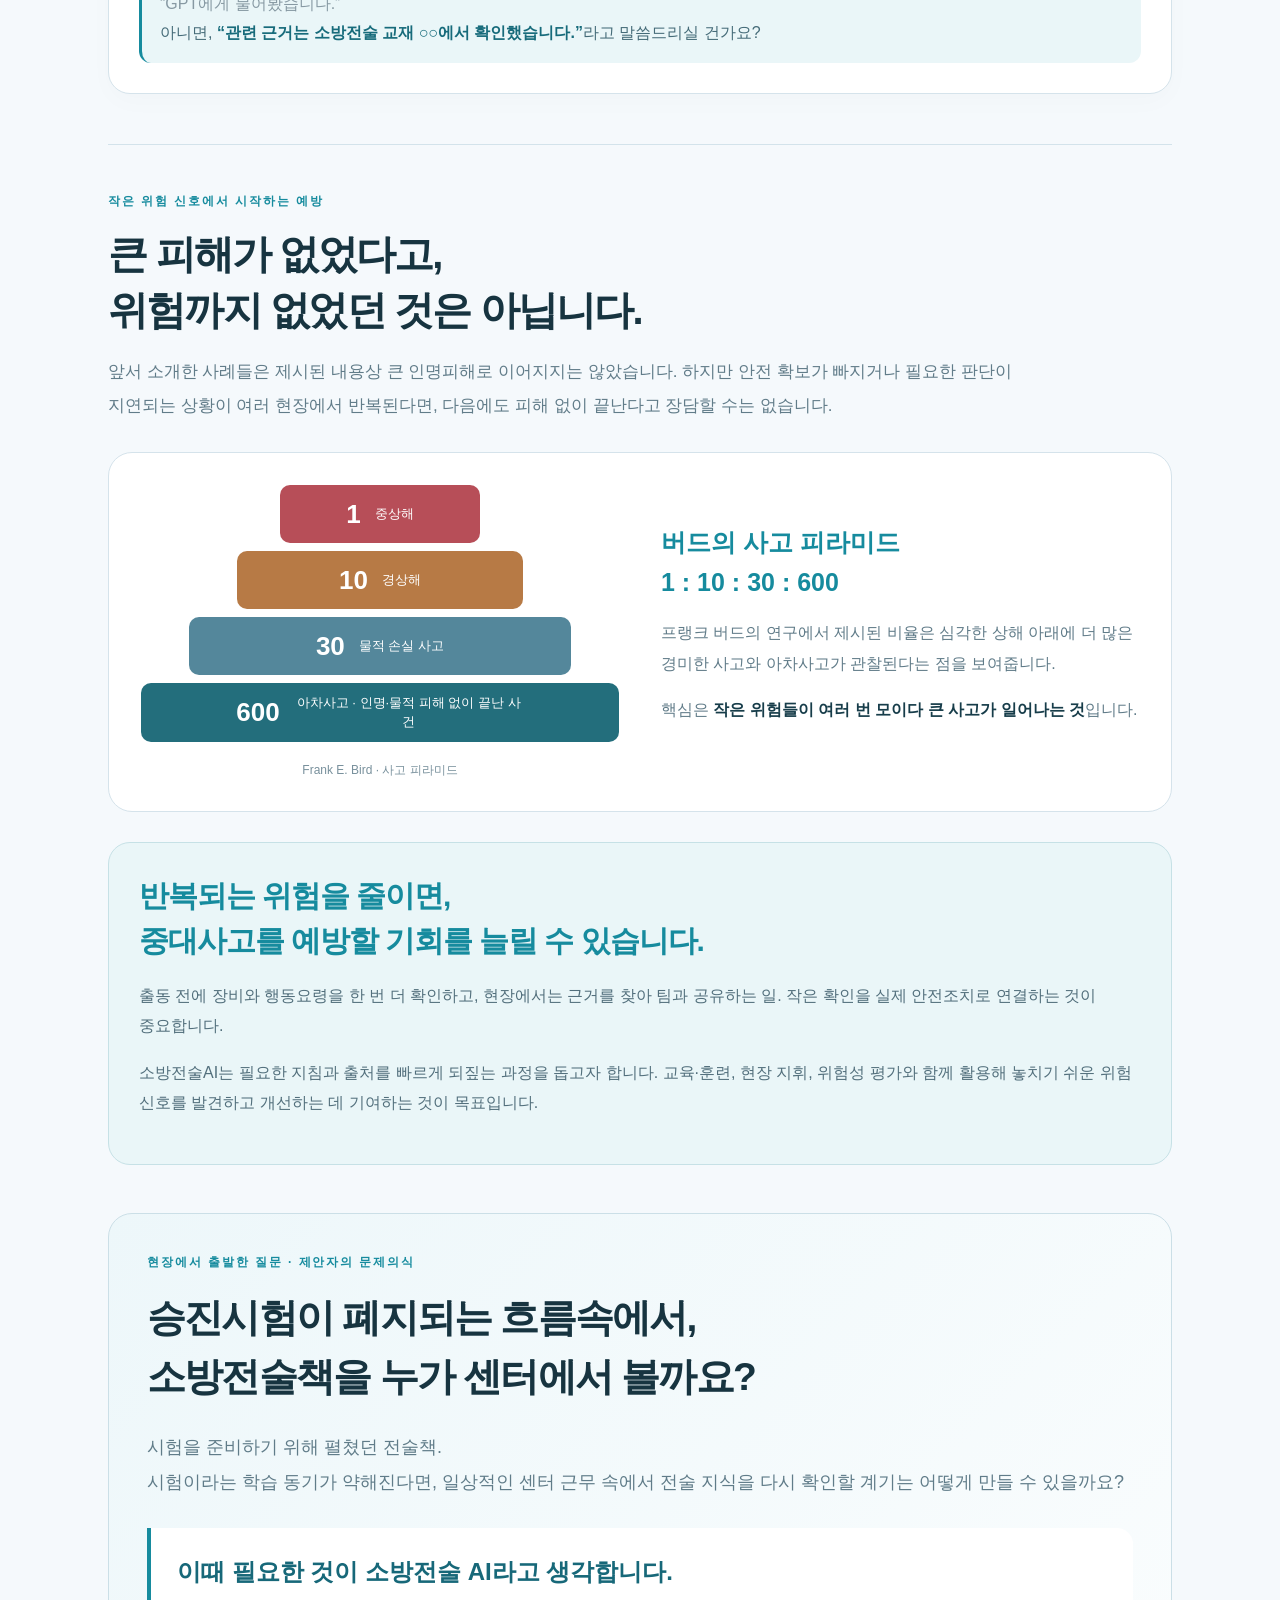
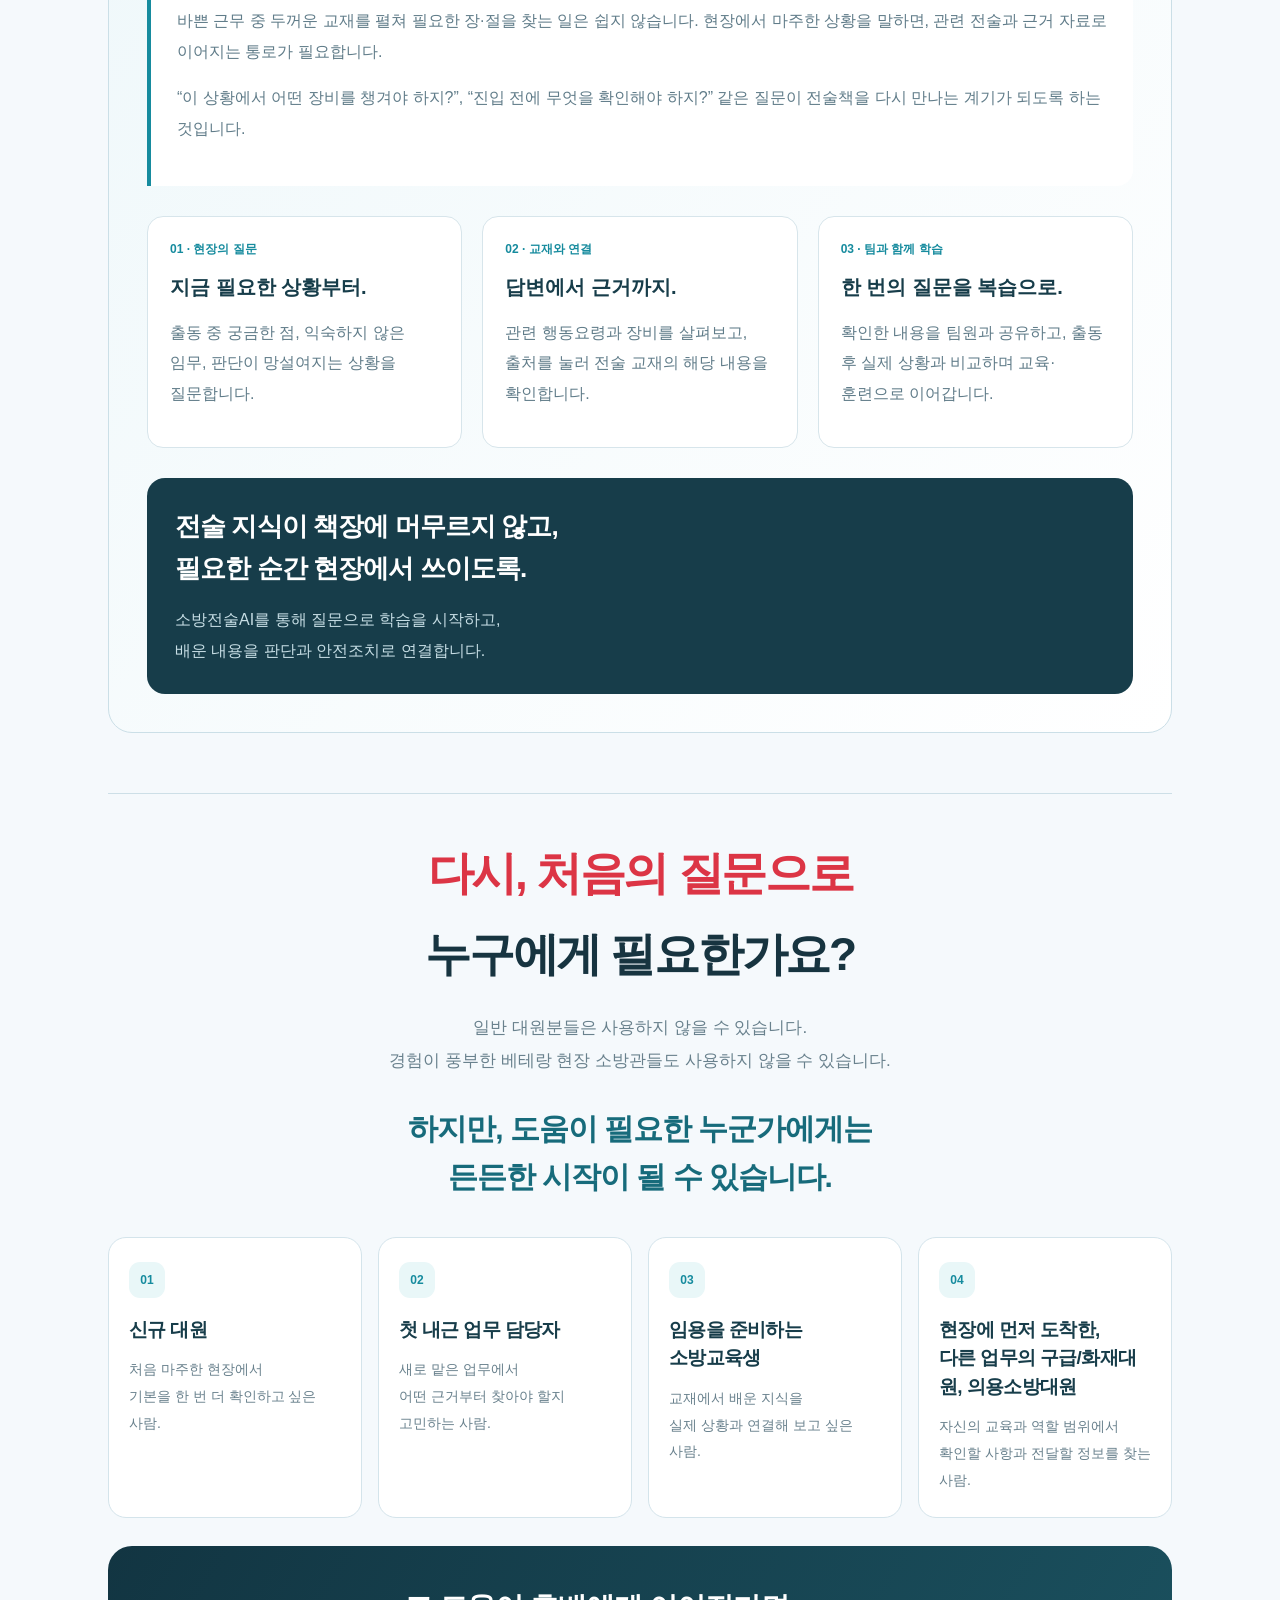
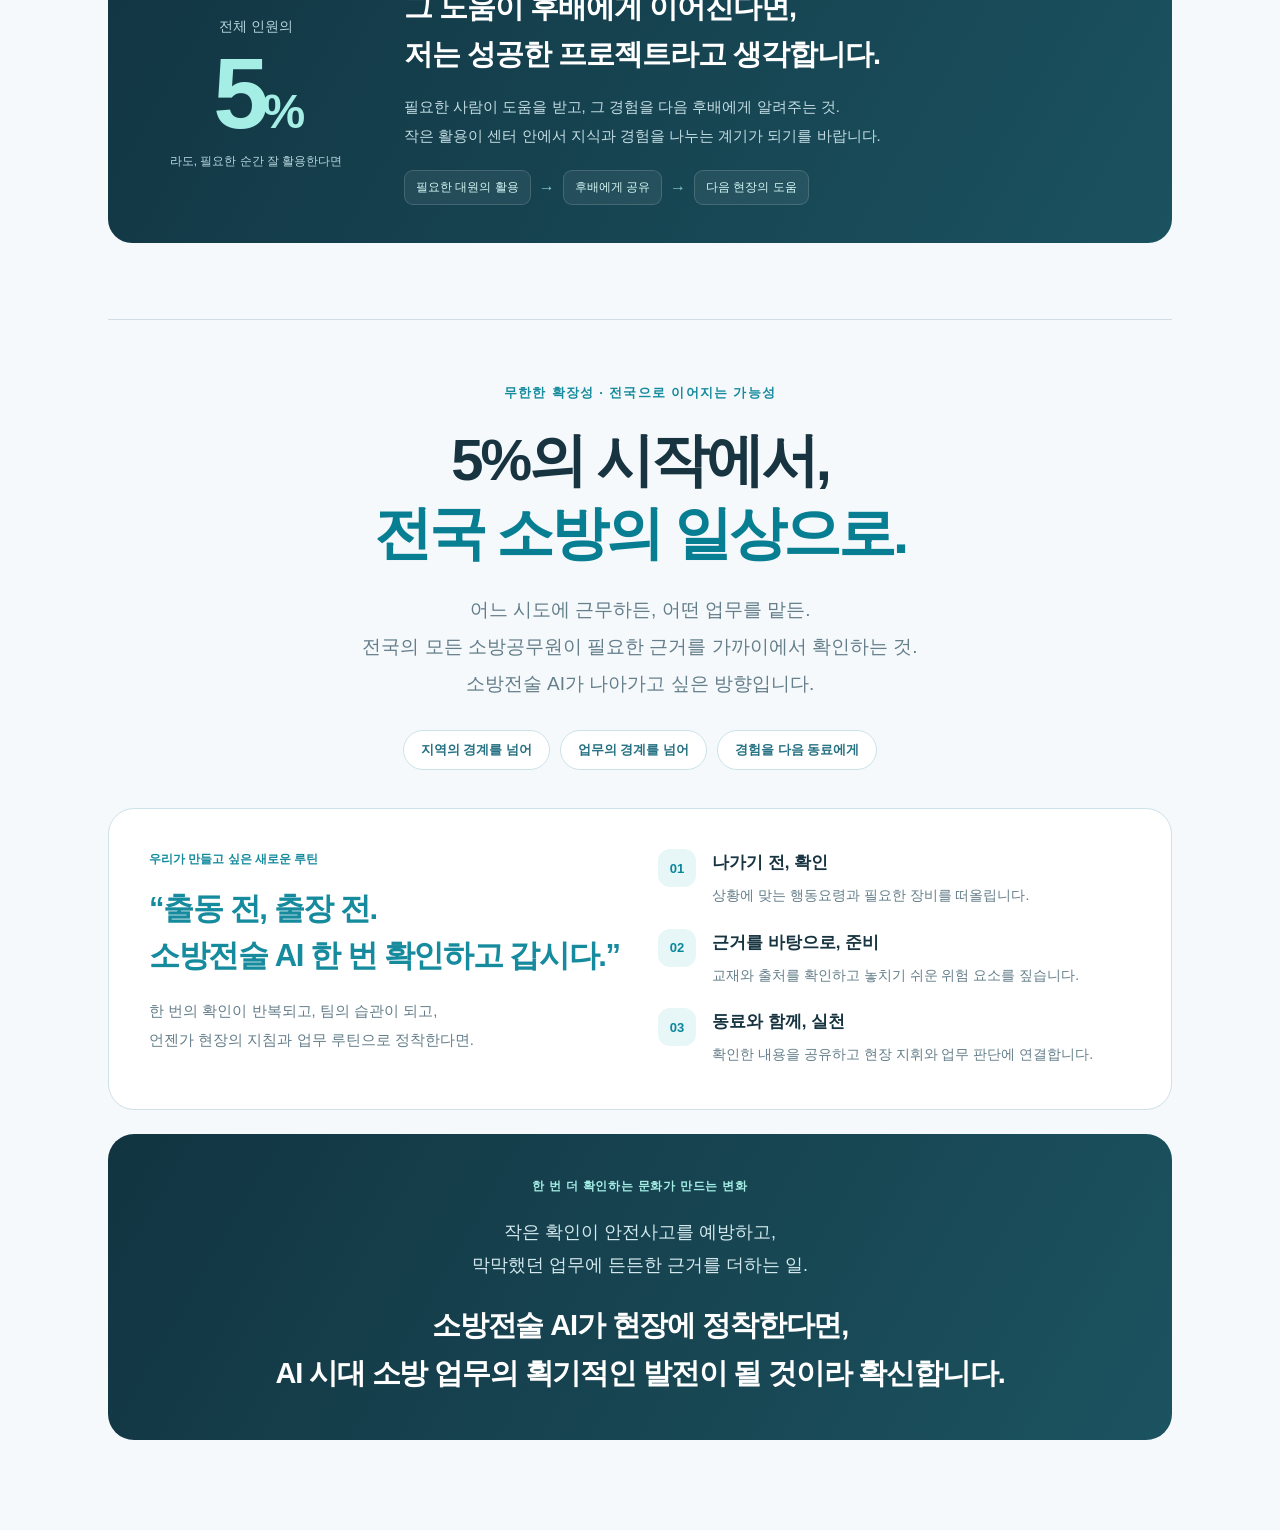
<file: who-for/index.html>
<!doctype html><html lang="ko"><head><meta charset="utf-8"><meta name="viewport" content="width=device-width,initial-scale=1"><title>누구에게 필요한가요? · 소방전술AI</title><link rel="stylesheet" href="../site-navigation.css?v=fire-emblem-1"><style>*{box-sizing:border-box}body{margin:0;background:#f5f9fc;color:#173440;font-family:Pretendard,-apple-system,BlinkMacSystemFont,"Segoe UI",sans-serif}main{max-width:1120px;margin:auto;padding:72px 28px 90px}.intro{text-align:center;margin-bottom:44px}.eyebrow{color:#168b9e;font-size:12px;letter-spacing:.16em;font-weight:700}h1{font-size:clamp(32px,4vw,48px);letter-spacing:-.05em;margin:18px 0}.lead{color:#647e8a;line-height:1.9;font-size:18px}.cards{display:grid;grid-template-columns:1fr 1fr;gap:22px}article{padding:30px;border:1px solid #d5e3eb;border-radius:22px;background:white;box-shadow:0 8px 26px #17344005}article:last-child{grid-column:1/-1}.number{display:inline-grid;place-items:center;width:44px;height:44px;border-radius:14px;background:#e8f5f7;color:#168b9e;font-weight:750}h2{font-size:24px;letter-spacing:-.04em;line-height:1.4;margin:20px 0 10px}h3{font-size:15px;color:#168b9e;margin:0 0 16px}article p{font-size:16px;line-height:1.9;color:#617c89;word-break:keep-all}blockquote{margin:20px 0 0;padding:16px 18px;background:#f0f7fa;border-radius:12px;color:#286477;line-height:1.8}.closing{margin-top:32px;padding:28px;border-radius:20px;background:#173d4a;color:white;display:flex;align-items:center;justify-content:space-between;gap:22px}.closing p{line-height:1.8;margin:0}.closing a{flex-shrink:0;color:#123440;background:#b3ecef;padding:14px 20px;border-radius:12px;text-decoration:none;font-weight:700}@media(max-width:750px){main{padding:45px 20px}.cards{grid-template-columns:1fr}article{padding:24px}.closing{flex-direction:column;align-items:flex-start}.lead{font-size:16px}}</style><style>
.prevention{margin-top:50px;padding-top:46px;border-top:1px solid #d3e3eb}.prevention-heading h2{font-size:clamp(28px,3.5vw,40px);line-height:1.4;margin:16px 0;letter-spacing:-.045em}.prevention-heading>p{max-width:950px;font-size:17px;line-height:1.95;color:#617c89;word-break:keep-all}.bird-layout{display:grid;grid-template-columns:1fr 1fr;align-items:center;gap:42px;margin:30px 0;padding:32px;border:1px solid #d5e3eb;border-radius:24px;background:#fff}.bird-figure{display:flex;flex-direction:column;align-items:center;gap:8px}.bird-level{display:flex;align-items:center;justify-content:center;gap:14px;min-height:58px;padding:10px 12px;border-radius:10px;color:#fff;text-align:center}.bird-level b{font-size:26px;line-height:1}.bird-level span{font-size:13px;line-height:1.5}.bird-major{width:42%;background:#b74e58}.bird-minor{width:60%;background:#b77a45}.bird-damage{width:80%;background:#54879b}.bird-near{width:100%;background:#236e7c}.bird-near span{max-width:230px}.bird-figure>p{font-size:12px;color:#78909c;margin:12px 0 0}.bird-copy h3{font-size:25px;line-height:1.6;margin:0 0 16px}.bird-copy h3 span{color:#168b9e}.bird-copy p{font-size:16px;line-height:1.9;color:#617c89;word-break:keep-all}.bird-copy strong{color:#173d4a}.bird-copy a{font-size:12px;line-height:1.8;color:#168b9e}.prevention-message{padding:30px;border-radius:22px;border:1px solid #c6e1e6;background:#eaf6f8}.prevention-message h3{font-size:clamp(23px,3vw,30px);line-height:1.5;margin:0 0 18px;letter-spacing:-.035em}.prevention-message p{font-size:16px;line-height:1.9;color:#526f7c;word-break:keep-all}.prevention-message a{display:inline-block;margin-top:10px;color:#146a7b;font-weight:700;text-decoration:none}@media(max-width:750px){.bird-layout{grid-template-columns:1fr;padding:22px;gap:28px}.bird-level span{font-size:12px}.prevention-message{padding:24px}}
</style><style>.field-learning{margin-top:48px;padding:38px;border:1px solid #cbdfe7;border-radius:24px;background:linear-gradient(135deg,#edf7fa,#fff)}.field-learning h2{font-size:clamp(27px,3.3vw,39px);line-height:1.5;letter-spacing:-.045em;margin:18px 0 24px;word-break:keep-all}.learning-lead{font-size:18px;line-height:1.95;color:#607c89;word-break:keep-all}.learning-message{margin:28px 0;padding:26px;border-left:4px solid #168b9e;border-radius:0 16px 16px 0;background:#fff}.learning-message h3{font-size:24px;line-height:1.5;color:#176879;margin:0 0 16px}.learning-message p,.learning-steps p{font-size:16px;line-height:1.9;color:#607c89;word-break:keep-all}.learning-steps{display:grid;grid-template-columns:repeat(3,minmax(0,1fr));gap:20px;margin:30px 0}.learning-steps>div{padding:22px;border:1px solid #d7e5eb;border-radius:16px;background:#fff}.learning-steps span{font-size:12px;font-weight:700;color:#168b9e}.learning-steps h3{font-size:20px;color:#173d4a;line-height:1.5;margin:14px 0}.learning-takeaway{border-radius:18px;background:#173d4a;color:#fff;padding:28px}.learning-takeaway strong{font-size:26px;line-height:1.6;letter-spacing:-.035em}.learning-takeaway p{font-size:16px;line-height:1.9;color:#c7dee5;margin-bottom:0;word-break:keep-all}@media(max-width:750px){.field-learning{padding:24px 20px}.learning-steps{grid-template-columns:1fr}.learning-message{padding:20px}.learning-lead{font-size:16px}.learning-takeaway{padding:22px}.learning-takeaway strong{font-size:22px}}</style><style>
.project-closing{margin-top:60px;padding:48px 0 0;border-top:1px solid #cddfe7}.closing-return{text-align:center;max-width:850px;margin:auto}.closing-return>span{font-size:12px;letter-spacing:.14em;color:#168b9e;font-weight:700}.closing-return h2{font-size:clamp(32px,4vw,46px);letter-spacing:-.05em;margin:18px 0 24px}.closing-return p{font-size:17px;color:#69818d;line-height:1.95;word-break:keep-all}.closing-return>strong{display:block;margin:28px 0 36px;font-size:clamp(23px,3vw,30px);line-height:1.6;color:#176b7b;letter-spacing:-.035em}.closing-people{display:grid;grid-template-columns:repeat(4,minmax(0,1fr));gap:16px}.closing-people>div{padding:24px 20px;background:#fff;border:1px solid #d4e4eb;border-radius:18px}.people-number{display:grid;place-items:center;width:36px;height:36px;border-radius:11px;background:#e9f7f8;color:#168b9e;font-size:12px;font-weight:750}.closing-people h3{font-size:19px;line-height:1.5;margin:18px 0 12px;color:#173d4a;letter-spacing:-.035em}.closing-people p{font-size:14px;line-height:1.9;color:#69818d;margin:0;word-break:keep-all}.closing-impact{display:grid;grid-template-columns:220px 1fr;gap:38px;align-items:center;margin-top:28px;padding:38px;border-radius:24px;background:linear-gradient(120deg,#123542,#1b5260);color:#f1fcff}.impact-number{text-align:center}.impact-number>span{font-size:14px;color:#b7d7df}.impact-number>strong{display:block;font-size:100px;line-height:1.15;letter-spacing:-.065em;color:#a4eee6}.impact-number strong span{font-size:48px}.impact-number small{display:block;font-size:12px;color:#b7d7df;line-height:1.8}.impact-copy h3{font-size:clamp(22px,2.7vw,29px);color:#fff;line-height:1.6;letter-spacing:-.035em;margin:0 0 16px}.impact-copy p{font-size:15px;color:#c2dce3;line-height:1.9;word-break:keep-all}.impact-chain{display:flex;align-items:center;gap:8px;flex-wrap:wrap;margin-top:20px}.impact-chain span{padding:8px 11px;background:#ffffff10;border:1px solid #ffffff25;border-radius:9px;font-size:12px;color:#d4f7f5}.impact-chain b{color:#88c8ce}.closing-last{text-align:center;margin:36px 0 0;font-size:15px;color:#78909c;line-height:2}.closing-last strong{font-size:18px;color:#1c5868;word-break:keep-all}@media(max-width:950px){.closing-people{grid-template-columns:repeat(2,minmax(0,1fr))}.closing-impact{grid-template-columns:170px 1fr;gap:24px;padding:30px}}@media(max-width:600px){.closing-people{grid-template-columns:1fr}.closing-people h3 br,.closing-people p br{display:none}.closing-impact{grid-template-columns:1fr;padding:28px 22px}.closing-return p{font-size:15px}.impact-copy{text-align:center}.impact-chain{justify-content:center}.impact-copy p br{display:none}.closing-last strong{font-size:16px}}
</style><style>.source-question{margin-top:12px;border-left:3px solid #168b9e;background:#eaf6f8;color:#456b78}.source-question span{color:#8799a3}.source-question strong{color:#176b7b}</style><style>
.nationwide-vision{margin-top:76px;padding-top:64px;border-top:1px solid #cfdee7;text-align:center}
.vision-kicker{font-size:13px;font-weight:800;letter-spacing:.1em;color:#168b9e}
.nationwide-vision>h2{font-size:clamp(34px,5vw,58px);line-height:1.25;letter-spacing:-.055em;margin:22px 0}
.nationwide-vision>h2 em{font-style:normal;color:#087e92}
.vision-lead{font-size:clamp(16px,2vw,19px);line-height:1.95;color:#647e8a}
.vision-scope{display:flex;justify-content:center;flex-wrap:wrap;gap:10px;margin:28px 0 38px}
.vision-scope span{padding:10px 17px;border:1px solid #cce2e9;background:#fff;border-radius:999px;color:#267183;font-size:13px;font-weight:700}
.vision-routine{display:grid;grid-template-columns:1fr 1fr;gap:36px;padding:40px;background:#fff;border:1px solid #cfe1e9;border-radius:26px;text-align:left}
.vision-routine-heading>span{font-size:12px;font-weight:800;color:#168b9e}
.vision-routine-heading h3{font-size:clamp(23px,3vw,31px);line-height:1.5;letter-spacing:-.045em;margin:18px 0}
.vision-routine-heading p{font-size:15px;line-height:1.9;color:#647e8a}
.vision-steps{list-style:none;padding:0;margin:0;display:grid;gap:19px}
.vision-steps li{display:flex;gap:16px;align-items:flex-start}
.vision-steps li>b{display:grid;place-items:center;flex:0 0 38px;height:38px;border-radius:12px;background:#e7f6f7;color:#09879b;font-size:13px}
.vision-steps strong{font-size:17px;line-height:1.7}
.vision-steps p{margin:5px 0 0;font-size:14px;line-height:1.8;color:#647e8a}
.vision-conviction{margin-top:24px;padding:42px 24px;border-radius:26px;background:linear-gradient(120deg,#123441,#1c5360);color:white}
.vision-conviction>span{color:#a4eee6;font-size:12px;letter-spacing:.06em;font-weight:700}
.vision-conviction p{font-size:18px;line-height:1.8;color:#d3e9ee;margin:21px 0}
.vision-conviction>strong{display:block;font-size:clamp(21px,2.8vw,29px);line-height:1.65;letter-spacing:-.04em}
@media(max-width:700px){.nationwide-vision{margin-top:52px;padding-top:44px}.vision-routine{grid-template-columns:1fr;padding:26px 22px;gap:24px}.vision-lead br{display:none}.vision-conviction{padding:32px 20px}}
</style><style>.closing-return>span{display:block;font-size:clamp(32px,4vw,46px);line-height:1.35;letter-spacing:-.05em;color:#dc3545;font-weight:750}</style></head><body class="global-nav-page"><header class="global-header"><div class="global-header-inner"><a class="global-logo" href="../" aria-label="소방전술AI 홈"><span>소방전술AI</span></a><nav class="global-links" aria-label="사이트 주 메뉴"><a href="../">홈</a><a href="../actual-situation/">사례 소개</a><a href="../tactical-ai/">기능 소개</a><a href="../technology/">핵심포인트</a><a href="../feature-test/">기능 테스트</a><a href="../who-for/" aria-current="page">누구에게 필요한가요?</a></nav><a class="global-demo-cta" href="../mockup/index.html">시연 체험하기 <span aria-hidden="true">↗</span></a></div></header><main><div class="intro"><span class="eyebrow">PEOPLE & MOMENTS</span><h1>누구에게 필요한가요?</h1><p class="lead">처음이라 낯설 때, 평소와 다른 상황을 만났을 때.<br>필요한 지식과 근거를 한 번 더 확인하고 싶은 소방 직원을 위해.</p></div><div class="cards"><article><span class="number">01</span><h2>현장 경험을 쌓는 신규 대원</h2><h3>임용 1년 미만, 기본을 현장에 연결할 때</h3><p>교육에서 배운 내용도 실제 현장에서는 바로 떠올리기 어려울 수 있습니다. 출동 중 필요한 장비와 기본 행동요령을 살펴보고, 놓치기 쉬운 확인 사항을 되짚는 데 활용합니다.</p><blockquote>“이 상황에서 먼저 확인할 것과 준비할 장비는?”</blockquote></article><article><span class="number">02</span><h2>구급대보다 먼저 도착한 화재대원</h2><h3>익숙한 임무 밖의 상황을 만났을 때</h3><p>화재가 있는 현장에 먼저 도착했다면, 구급대 지원을 기다리는 동안 확인할 사항과 전달할 정보를 정리할 수 있습니다. 자신의 교육·자격과 기관 지침에 따라 초기 대응을 검토하는 데 도움을 줍니다.</p><blockquote>“구급대 도착 전 확인하고 인계할 정보는?”</blockquote></article><article><span class="number">03</span><h2>내근 업무를 처음 맡은 직원</h2><h3>새 담당 업무의 기준을 익힐 때</h3><p>처음 맡은 예방·점검 업무에서는 어떤 규정과 자료부터 찾아야 할지 막막할 수 있습니다. 업무별 확인 항목과 관련 자료의 위치를 파악하고, 원문을 검토하는 출발점으로 활용합니다.</p><blockquote>“이 업무의 확인 항목과 근거 자료는?”</blockquote></article><article><span class="number">04</span><h2>규정에 근거해 민원을 응대하는 직원</h2><h3>설명의 근거를 분명하게 제시할 때</h3><p>기억에만 의존하지 않고 관련 규정과 출처를 확인하며 설명을 준비합니다. 개정·시행일과 적용 조건을 원문에서 검토한 뒤, 민원인이 이해하기 쉬운 답변으로 정리하는 데 활용합니다.</p><blockquote>“이 안내의 근거 조항과 적용 조건은?”</blockquote></article><article><span class="number">05</span><h2>팀장에게 대응 방안을 제안하는 대원</h2><h3>생각에 근거를 더해 의견을 전달할 때</h3><p>현장 상황에 맞는 행동요령과 자료를 정리해 팀장에게 검토를 요청할 수 있습니다. 지휘체계 안에서 위험 요소와 제안 이유를 간결하게 공유하도록 돕습니다.</p><blockquote>“이 방안을 제안할 근거와 확인할 위험 요소는?”</blockquote><blockquote class="source-question">팀장님께 이렇게 말씀드리실 건가요?<br><span>“GPT에게 물어봤습니다.”</span><br>아니면, <strong>“관련 근거는 소방전술 교재 ○○에서 확인했습니다.”</strong>라고 말씀드리실 건가요?</blockquote></article></div>
<section class="prevention" aria-labelledby="prevention-title">
<div class="prevention-heading"><span class="eyebrow">작은 위험 신호에서 시작하는 예방</span><h2 id="prevention-title">큰 피해가 없었다고,<br>위험까지 없었던 것은 아닙니다.</h2><p>앞서 소개한 사례들은 제시된 내용상 큰 인명피해로 이어지지는 않았습니다. 하지만 안전 확보가 빠지거나 필요한 판단이 지연되는 상황이 여러 현장에서 반복된다면, 다음에도 피해 없이 끝난다고 장담할 수는 없습니다.</p></div>
<div class="bird-layout"><div class="bird-figure" role="img" aria-label="버드의 사고 피라미드: 중상해 1, 경상해 10, 물적 손실 사고 30, 아차사고 600"><div class="bird-level bird-major"><b>1</b><span>중상해</span></div><div class="bird-level bird-minor"><b>10</b><span>경상해</span></div><div class="bird-level bird-damage"><b>30</b><span>물적 손실 사고</span></div><div class="bird-level bird-near"><b>600</b><span>아차사고 · 인명·물적 피해 없이 끝난 사건</span></div><p>Frank E. Bird · 사고 피라미드</p></div>
<div class="bird-copy"><h3>버드의 사고 피라미드<br><span>1 : 10 : 30 : 600</span></h3><p>프랭크 버드의 연구에서 제시된 비율은 심각한 상해 아래에 더 많은 경미한 사고와 아차사고가 관찰된다는 점을 보여줍니다.</p><p>핵심은 <strong>작은 위험들이 여러 번 모이다 큰 사고가 일어나는 것</strong>입니다.</p></div></div>
<div class="prevention-message"><h3>반복되는 위험을 줄이면,<br>중대사고를 예방할 기회를 늘릴 수 있습니다.</h3><p>출동 전에 장비와 행동요령을 한 번 더 확인하고, 현장에서는 근거를 찾아 팀과 공유하는 일. 작은 확인을 실제 안전조치로 연결하는 것이 중요합니다.</p><p>소방전술AI는 필요한 지침과 출처를 빠르게 되짚는 과정을 돕고자 합니다. 교육·훈련, 현장 지휘, 위험성 평가와 함께 활용해 놓치기 쉬운 위험 신호를 발견하고 개선하는 데 기여하는 것이 목표입니다.</p></div>
</section>
<section class="field-learning" aria-labelledby="field-learning-title">
<span class="eyebrow">현장에서 출발한 질문 · 제안자의 문제의식</span>
<h2 id="field-learning-title">승진시험이 폐지되는 흐름속에서,<br>소방전술책을 누가 센터에서 볼까요?</h2>
<p class="learning-lead">시험을 준비하기 위해 펼쳤던 전술책.<br>시험이라는 학습 동기가 약해진다면, 일상적인 센터 근무 속에서 전술 지식을 다시 확인할 계기는 어떻게 만들 수 있을까요?</p>
<div class="learning-message"><h3>이때 필요한 것이 소방전술 AI라고 생각합니다.</h3><p>바쁜 근무 중 두꺼운 교재를 펼쳐 필요한 장·절을 찾는 일은 쉽지 않습니다. 현장에서 마주한 상황을 말하면, 관련 전술과 근거 자료로 이어지는 통로가 필요합니다.</p><p>“이 상황에서 어떤 장비를 챙겨야 하지?”, “진입 전에 무엇을 확인해야 하지?” 같은 질문이 전술책을 다시 만나는 계기가 되도록 하는 것입니다.</p></div>
<div class="learning-steps">
<div><span>01 · 현장의 질문</span><h3>지금 필요한 상황부터.</h3><p>출동 중 궁금한 점, 익숙하지 않은 임무, 판단이 망설여지는 상황을 질문합니다.</p></div>
<div><span>02 · 교재와 연결</span><h3>답변에서 근거까지.</h3><p>관련 행동요령과 장비를 살펴보고, 출처를 눌러 전술 교재의 해당 내용을 확인합니다.</p></div>
<div><span>03 · 팀과 함께 학습</span><h3>한 번의 질문을 복습으로.</h3><p>확인한 내용을 팀원과 공유하고, 출동 후 실제 상황과 비교하며 교육·훈련으로 이어갑니다.</p></div>
</div>
<div class="learning-takeaway"><strong>전술 지식이 책장에 머무르지 않고,<br>필요한 순간 현장에서 쓰이도록.</strong><p>소방전술AI를 통해 질문으로 학습을 시작하고,<br>배운 내용을 판단과 안전조치로 연결합니다.</p></div>
</section><section class="project-closing" aria-labelledby="project-closing-title"><div class="closing-return"><span>다시, 처음의 질문으로</span><h2 id="project-closing-title">누구에게 필요한가요?</h2><p>일반 대원분들은 사용하지 않을 수 있습니다.<br>경험이 풍부한 베테랑 현장 소방관들도 사용하지 않을 수 있습니다.</p><strong>하지만, 도움이 필요한 누군가에게는<br>든든한 시작이 될 수 있습니다.</strong></div><div class="closing-people">
<div><span class="people-number">01</span><h3>신규 대원</h3><p>처음 마주한 현장에서<br>기본을 한 번 더 확인하고 싶은 사람.</p></div>
<div><span class="people-number">02</span><h3>첫 내근 업무 담당자</h3><p>새로 맡은 업무에서<br>어떤 근거부터 찾아야 할지 고민하는 사람.</p></div>
<div><span class="people-number">03</span><h3>임용을 준비하는<br>소방교육생</h3><p>교재에서 배운 지식을<br>실제 상황과 연결해 보고 싶은 사람.</p></div>
<div><span class="people-number">04</span><h3>현장에 먼저 도착한,<br>다른 업무의 구급/화재대원, 의용소방대원</h3><p>자신의 교육과 역할 범위에서<br>확인할 사항과 전달할 정보를 찾는 사람.</p></div>
</div><div class="closing-impact"><div class="impact-number"><span>전체 인원의</span><strong>5<span>%</span></strong><small>라도, 필요한 순간 잘 활용한다면</small></div><div class="impact-copy"><h3>그 도움이 후배에게 이어진다면,<br>저는 성공한 프로젝트라고 생각합니다.</h3><p>필요한 사람이 도움을 받고, 그 경험을 다음 후배에게 알려주는 것.<br>작은 활용이 센터 안에서 지식과 경험을 나누는 계기가 되기를 바랍니다.</p><div class="impact-chain"><span>필요한 대원의 활용</span><b aria-hidden="true">→</b><span>후배에게 공유</span><b aria-hidden="true">→</b><span>다음 현장의 도움</span></div></div></div><section class="nationwide-vision" aria-labelledby="vision-title">
<div class="vision-kicker">무한한 확장성 · 전국으로 이어지는 가능성</div>
<h2 id="vision-title">5%의 시작에서,<br><em>전국 소방의 일상으로.</em></h2>
<p class="vision-lead">어느 시도에 근무하든, 어떤 업무를 맡든.<br>전국의 모든 소방공무원이 필요한 근거를 가까이에서 확인하는 것.<br>소방전술 AI가 나아가고 싶은 방향입니다.</p>
<div class="vision-scope"><span>지역의 경계를 넘어</span><span>업무의 경계를 넘어</span><span>경험을 다음 동료에게</span></div>
<div class="vision-routine">
<div class="vision-routine-heading"><span>우리가 만들고 싶은 새로운 루틴</span><h3>“출동 전, 출장 전.<br>소방전술 AI 한 번 확인하고 갑시다.”</h3><p>한 번의 확인이 반복되고, 팀의 습관이 되고,<br>언젠가 현장의 지침과 업무 루틴으로 정착한다면.</p></div>
<ol class="vision-steps"><li><b>01</b><div><strong>나가기 전, 확인</strong><p>상황에 맞는 행동요령과 필요한 장비를 떠올립니다.</p></div></li><li><b>02</b><div><strong>근거를 바탕으로, 준비</strong><p>교재와 출처를 확인하고 놓치기 쉬운 위험 요소를 짚습니다.</p></div></li><li><b>03</b><div><strong>동료와 함께, 실천</strong><p>확인한 내용을 공유하고 현장 지휘와 업무 판단에 연결합니다.</p></div></li></ol>
</div>
<div class="vision-conviction"><span>한 번 더 확인하는 문화가 만드는 변화</span><p>작은 확인이 안전사고를 예방하고,<br>막막했던 업무에 든든한 근거를 더하는 일.</p><strong>소방전술 AI가 현장에 정착한다면,<br>AI 시대 소방 업무의 획기적인 발전이 될 것이라 확신합니다.</strong></div>

</section></section></main></body></html>
</file>
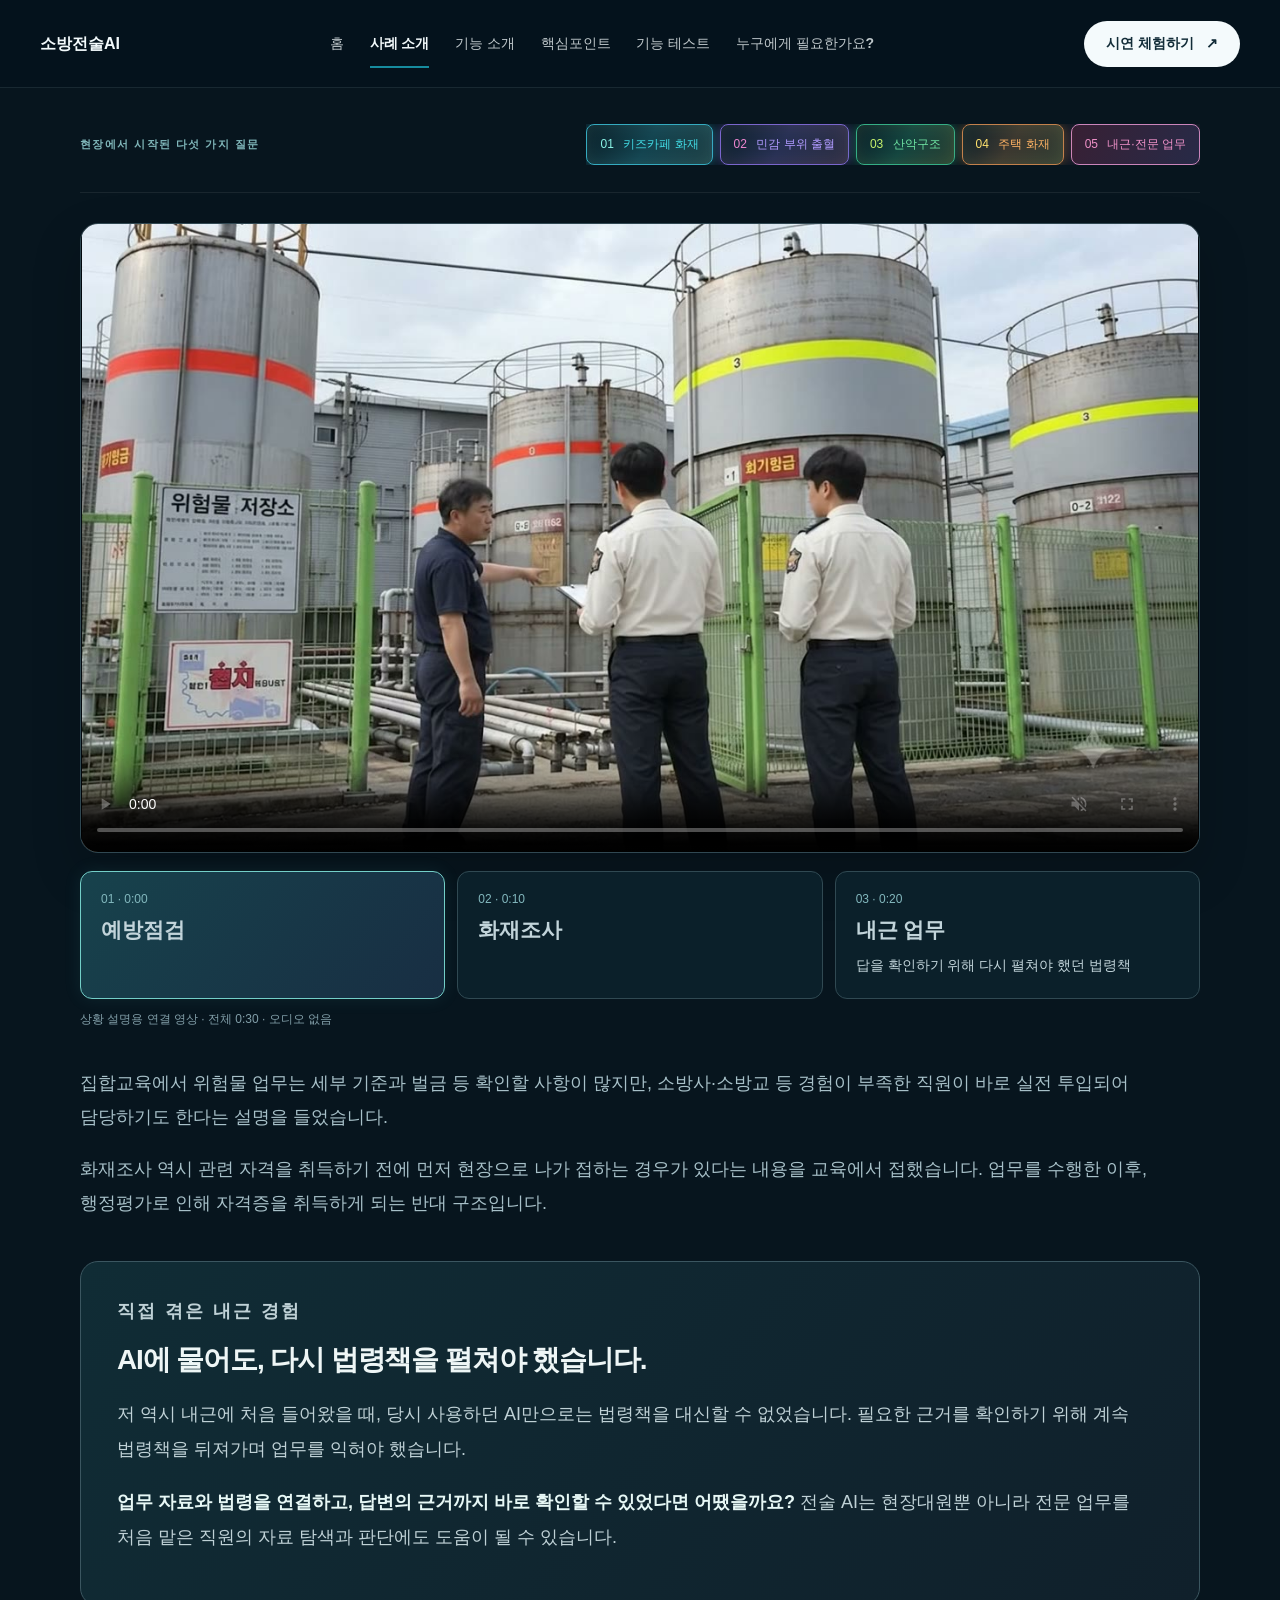
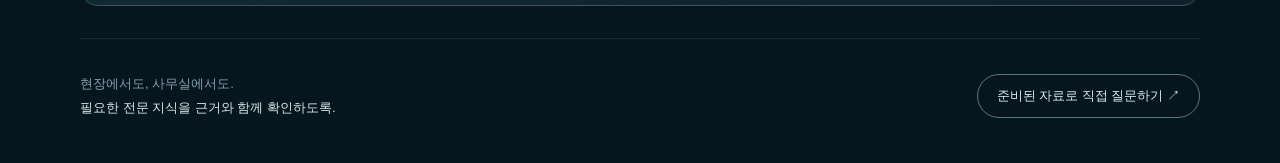
<file: actual-situation/fifth.html>
<!doctype html><html lang="ko"><head><meta charset="utf-8"><meta name="viewport" content="width=device-width,initial-scale=1"><meta name="theme-color" content="#06151e"><title>내근·전문 업무 · 사례 5 · 소방전술AI</title><meta name="description" content="예방점검·화재조사 영상과 내근 첫 배치 경험을 통해 본 전문 자료 검색의 필요성"><link rel="stylesheet" href="cases.css?v=3"><link rel="stylesheet" href="../site-navigation.css?v=fire-emblem-1"><script src="../silent-videos.js?v=1"></script><style>.case-five-intro{font-size:20px;line-height:1.9;max-width:850px;color:#abc6cc;margin:22px 0 42px;word-break:keep-all}.work-film{margin:0 0 56px}.film-heading{display:flex;align-items:flex-end;justify-content:space-between;gap:24px;margin-bottom:18px}.film-heading h2{font-size:clamp(25px,3vw,35px);line-height:1.45;margin-top:12px}.film-heading p{max-width:460px;color:#a6bec6;line-height:1.8;font-size:17px;word-break:keep-all}.work-film video{width:100%;display:block;background:#02080d;aspect-ratio:16/9;object-fit:contain;max-height:650px;border-radius:18px;border:1px solid #304852;box-shadow:0 20px 50px #0003}.film-note{font-size:12px;color:#829fa9;margin-top:12px}.work-experience{padding:32px 36px;border:1px solid #3b5660;border-radius:18px;background:linear-gradient(130deg,#102c35,#10202b);margin:10px 0 30px}.work-experience h2{font-size:28px;margin:12px 0 18px}.work-experience p{font-size:18px;line-height:1.95;color:#bfd1d6;word-break:keep-all}.work-experience strong{color:#e7f8f6}.case-navigation nav>a:nth-child(5){--case-a:#ea83c6;--case-b:#c6a3ff;border-color:#cb85bb;background:linear-gradient(115deg,#382034,#272a47);box-shadow:0 0 16px #d76fb63b;animation:caseGradientPulse 2.4s ease-in-out infinite}.case-five .case-footer{margin-top:32px}@media(max-width:700px){.film-heading{display:block}.film-heading p{max-width:none}.work-experience{padding:24px}.case-five-intro{font-size:18px}.work-experience p{font-size:17px}}@media(prefers-reduced-motion:reduce){.case-navigation nav>a:nth-child(5){animation:none}}.film-chapters{display:grid;grid-template-columns:repeat(3,minmax(0,1fr));gap:12px;margin-top:18px}.film-chapters button{display:flex;flex-direction:column;text-align:left;gap:10px;padding:20px;border:1px solid #304952;background:#0b202a;color:#c2d4da;border-radius:12px;transition:background .2s,border-color .2s}.film-chapters span{font-size:12px;color:#83b8be}.film-chapters strong{font-size:21px}.film-chapters small{font-size:14px;line-height:1.7}.film-chapters button[aria-current=true]{background:linear-gradient(130deg,#17424c,#182e43);border-color:#73cfc8;box-shadow:0 0 18px #56c9ce18}.film-chapters button:focus-visible{outline:2px solid #91eee4;outline-offset:3px}.education-context{margin:-18px 0 40px;color:#a7c0c8;font-size:18px;line-height:1.9;word-break:keep-all}@media(max-width:650px){.film-chapters{grid-template-columns:1fr}.film-chapters button{padding:16px}.education-context{font-size:17px}}</style></head><body class="global-nav-page"><header class="global-header global-header-dark"><div class="global-header-inner"><a class="global-logo" href="../" aria-label="소방전술AI 홈"><span>소방전술AI</span></a><nav class="global-links" aria-label="사이트 주 메뉴"><a href="../">홈</a><a href="../actual-situation/" aria-current="page">사례 소개</a><a href="../tactical-ai/">기능 소개</a><a href="../technology/">핵심포인트</a><a href="../feature-test/">기능 테스트</a><a href="../who-for/">누구에게 필요한가요?</a></nav><a class="global-demo-cta" href="../mockup/index.html">시연 체험하기 <span aria-hidden="true">↗</span></a></div></header><main><div class="case-navigation"><span class="eyebrow">현장에서 시작된 다섯 가지 질문</span><nav aria-label="현장 사례 선택"><a href="./"><span>01</span> 키즈카페 화재</a><a href="second.html"><span>02</span> 민감 부위 출혈</a><a href="third.html"><span>03</span> 산악구조</a><a href="fourth.html"><span>04</span> 주택 화재</a><a class="selected" aria-current="page" href="fifth.html"><span>05</span> 내근·전문 업무</a></nav></div><section class="case case-five" aria-label="내근·전문 업무 사례"><article class="work-film" aria-label="예방점검·화재조사·내근 연결 영상" style="margin-top:30px"><video id="officeFilm" controls autoplay muted playsinline preload="auto" poster="office-cases-poster.jpg" aria-label="예방점검, 화재조사, 내근 순서의 무음 연결 영상"><source src="office-cases-combined.mp4" type="video/mp4">동영상을 재생할 수 없습니다.</video><div class="film-chapters" aria-label="영상 구간 이동"><button type="button" data-time="0" aria-current="true"><span>01 · 0:00</span><strong>예방점검</strong></button><button type="button" data-time="10.0167" aria-current="false"><span>02 · 0:10</span><strong>화재조사</strong></button><button type="button" data-time="20.0334" aria-current="false"><span>03 · 0:20</span><strong>내근 업무</strong><small>답을 확인하기 위해 다시 펼쳐야 했던 법령책</small></button></div><p class="film-note">상황 설명용 연결 영상 · 전체 0:30 · 오디오 없음</p></article><div class="education-context"><p>집합교육에서 위험물 업무는 세부 기준과 벌금 등 확인할 사항이 많지만, 소방사·소방교 등 경험이 부족한 직원이 바로 실전 투입되어 담당하기도 한다는 설명을 들었습니다.</p><p>화재조사 역시 관련 자격을 취득하기 전에 먼저 현장으로 나가 접하는 경우가 있다는 내용을 교육에서 접했습니다. 업무를 수행한 이후, 행정평가로 인해 자격증을 취득하게 되는 반대 구조입니다.</p></div><aside class="work-experience"><p class="eyebrow">직접 겪은 내근 경험</p><h2>AI에 물어도, 다시 법령책을 펼쳐야 했습니다.</h2><p>저 역시 내근에 처음 들어왔을 때, 당시 사용하던 AI만으로는 법령책을 대신할 수 없었습니다. 필요한 근거를 확인하기 위해 계속 법령책을 뒤져가며 업무를 익혀야 했습니다.</p><p><strong>업무 자료와 법령을 연결하고, 답변의 근거까지 바로 확인할 수 있었다면 어땠을까요?</strong> 전술 AI는 현장대원뿐 아니라 전문 업무를 처음 맡은 직원의 자료 탐색과 판단에도 도움이 될 수 있습니다.</p></aside><footer class="case-footer"><p>현장에서도, 사무실에서도.<br><strong>필요한 전문 지식을 근거와 함께 확인하도록.</strong></p><a class="demo-link" href="../feature-test/">준비된 자료로 직접 질문하기 ↗</a></footer></section></main><script>(()=>{const v=document.getElementById('officeFilm'),bs=[...document.querySelectorAll('.film-chapters button')];const update=()=>{let active=0;bs.forEach((b,i)=>{if(v.currentTime>=Number(b.dataset.time))active=i});bs.forEach((b,i)=>b.setAttribute('aria-current',String(i===active)))};bs.forEach(b=>b.addEventListener('click',()=>{v.currentTime=Number(b.dataset.time);v.play().catch(()=>{});update()}));v.addEventListener('timeupdate',update);v.muted=true;v.volume=0;v.play().catch(()=>{});})();</script></body></html>
</file>
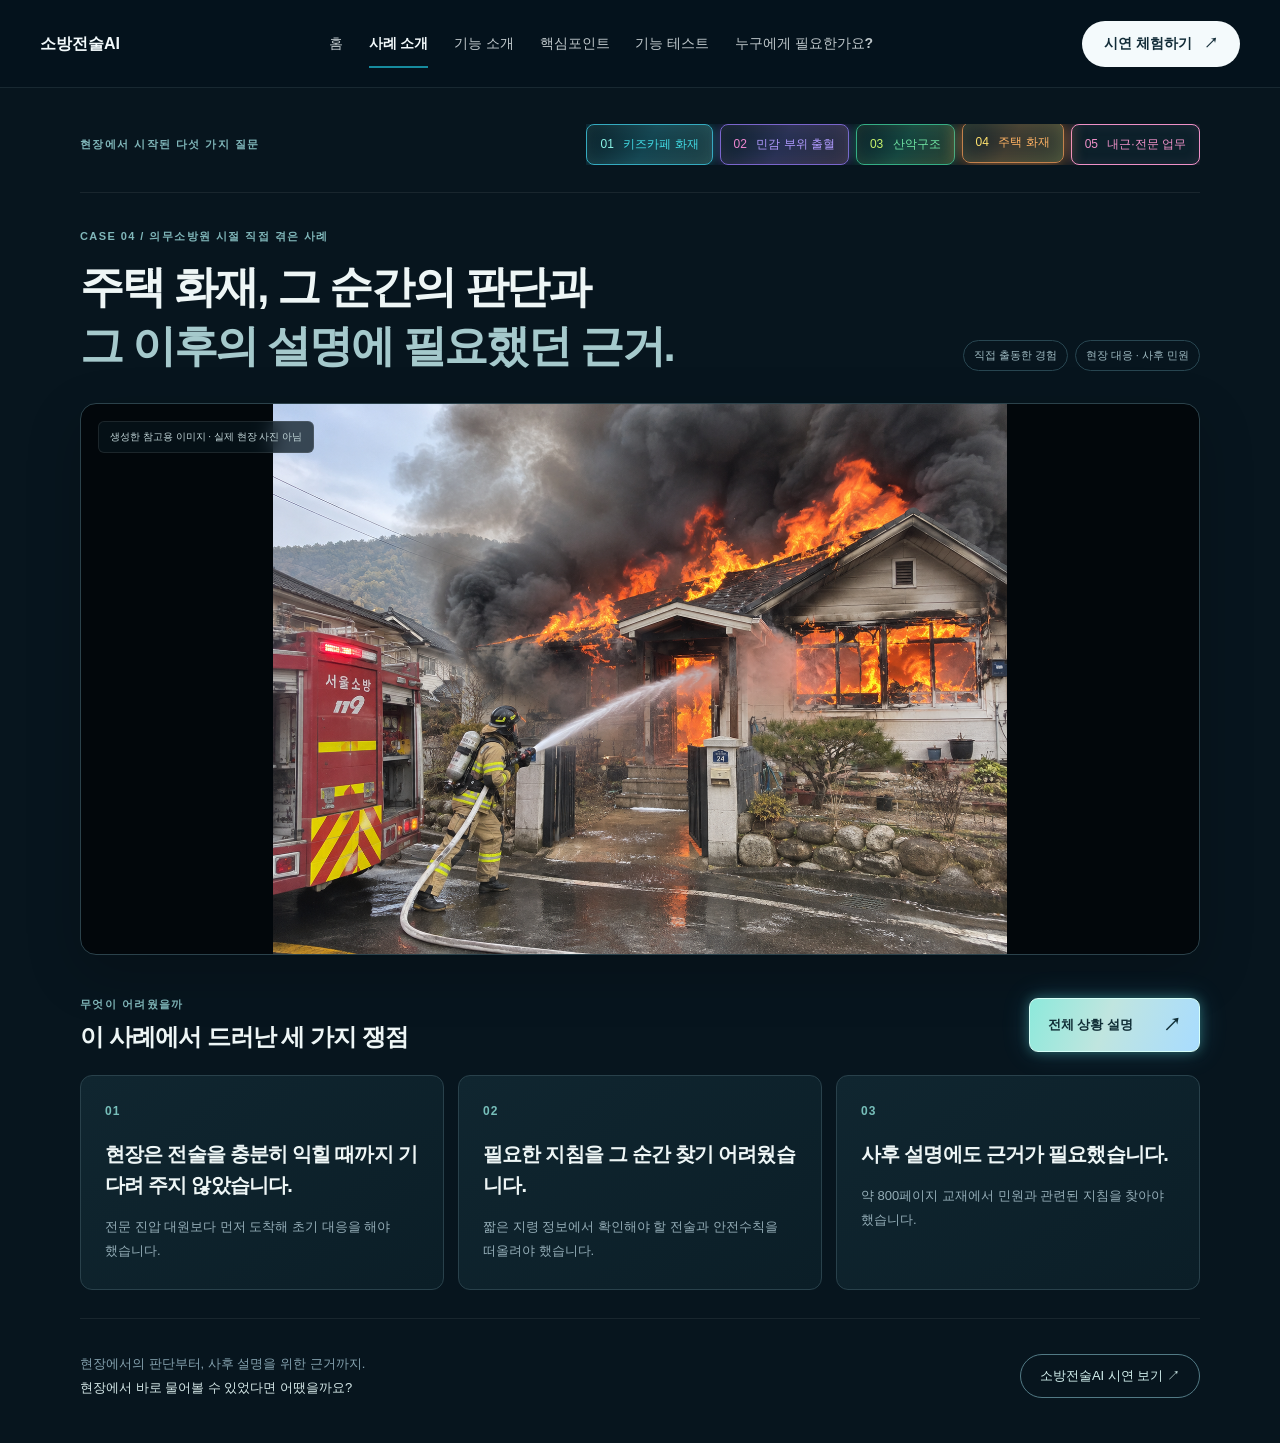
<file: actual-situation/fourth.html>
<!doctype html><html lang="ko"><head><meta charset="utf-8"><meta name="viewport" content="width=device-width,initial-scale=1"><meta name="theme-color" content="#06151e"><title>실제 현장 사례 · 소방전술AI</title><meta name="description" content="의무소방원 시절 주택 화재 초기 대응과 사후 민원 근거 검색의 어려움"><link rel="stylesheet" href="cases.css?v=3"><link rel="stylesheet" href="../site-navigation.css?v=fire-emblem-1"><script src="../silent-videos.js?v=1"></script></head><body class="global-nav-page">
<header class="global-header global-header-dark"><div class="global-header-inner"><a class="global-logo" href="../" aria-label="소방전술AI 홈"><span>소방전술AI</span></a><nav class="global-links" aria-label="사이트 주 메뉴"><a href="../">홈</a><a href="../actual-situation/" aria-current="page">사례 소개</a><a href="../tactical-ai/">기능 소개</a><a href="../technology/">핵심포인트</a><a href="../feature-test/">기능 테스트</a><a href="../who-for/">누구에게 필요한가요?</a></nav><a class="global-demo-cta" href="../mockup/index.html">시연 체험하기 <span aria-hidden="true">↗</span></a></div></header>
<main><div class="case-navigation"><span class="eyebrow">현장에서 시작된 다섯 가지 질문</span><nav aria-label="현장 사례 선택"><a href="./"><span>01</span> 키즈카페 화재</a><a href="second.html"><span>02</span> 민감 부위 출혈</a><a href="third.html"><span>03</span> 산악구조</a><a class="selected" aria-current="page" href="fourth.html"><span>04</span> 주택 화재</a><a href="fifth.html"><span>05</span> 내근·전문 업무</a></nav></div>
<section class="case" aria-labelledby="case-title"><div class="case-heading"><div><p class="eyebrow">CASE 04 / 의무소방원 시절 직접 겪은 사례</p><h1 id="case-title">주택 화재, 그 순간의 판단과<br><span>그 이후의 설명에 필요했던 근거.</span></h1></div><div class="case-tags"><span>직접 출동한 경험</span><span>현장 대응 · 사후 민원</span></div></div>
<div class="case-video"><img src="house-fire.png" alt="주택 화재 초기 방수 상황을 표현한 생성 이미지" style="display:block;width:100%;max-height:550px;object-fit:contain"><span class="video-label">생성한 참고용 이미지 · 실제 현장 사진 아님</span></div><div class="section-heading"><div><p class="eyebrow">무엇이 어려웠을까</p><h2>이 사례에서 드러난 세 가지 쟁점</h2></div><button class="story-button" id="openStory">전체 상황 설명 <span>↗</span></button></div>
<div class="problem-grid"><article><span class="problem-number">01</span><h3>현장은 전술을 충분히 익힐 때까지 기다려 주지 않았습니다.</h3><p>전문 진압 대원보다 먼저 도착해 초기 대응을 해야 했습니다.</p></article><article><span class="problem-number">02</span><h3>필요한 지침을 그 순간 찾기 어려웠습니다.</h3><p>짧은 지령 정보에서 확인해야 할 전술과 안전수칙을 떠올려야 했습니다.</p></article><article><span class="problem-number">03</span><h3>사후 설명에도 근거가 필요했습니다.</h3><p>약 800페이지 교재에서 민원과 관련된 지침을 찾아야 했습니다.</p></article></div><footer class="case-footer"><p>현장에서의 판단부터, 사후 설명을 위한 근거까지.<br><strong>현장에서 바로 물어볼 수 있었다면 어땠을까요?</strong></p><a class="demo-link" href="../mockup/index.html">소방전술AI 시연 보기 ↗</a></footer></section></main>
<dialog id="storyDialog" aria-labelledby="story-title"><div class="dialog-header"><div><p class="eyebrow">CASE 04 · 전체 상황 설명</p><h2 id="story-title">의무소방원 시절 주택 화재 출동</h2></div><button id="closeStory" aria-label="전체 상황 설명 닫기">×</button></div><div class="dialog-body"><p class="story-lead">초기 대응과 사후 민원 처리에 필요했던 전술 지침</p><p class="context-note">이 사례는 약 10년 전, 제가 의무소방원으로 복무하던 시절 시골 지역의 주택 화재에 직접 출동해 겪은 실제 경험입니다.</p><p>당시 관할 펌프차는 이미 다른 현장에 출동해 있었고, 주택 화재 신고가 접수되자 물탱크차와 운전요원, 의무소방원인 내가 현장에 먼저 도착하게 되었다.</p><p>현장에 도착했을 때 주택에서는 이미 강한 화염과 열기가 발생하고 있었다. 별도의 화재진압 대원이 없는 상황에서 나는 즉시 수관을 전개하고, 눈앞에서 불타고 있는 주택을 향해 방수를 시작했다.</p><p>당시 의무소방원은 전문적인 화재진압 전술에 관한 충분한 교육을 받지 못한 상태였다. 나 역시 화재 현장에서 무엇을 우선적으로 판단해야 하는지, 연소 확대 방지를 위해 어떤 위치에 방수해야 하는지 등에 대한 전술적 이해가 부족했다. 따라서 현장에 도착하자마자 가장 먼저 눈에 보이는 화염을 향해 물을 방수하는 방식으로 대응했다.</p><p>약 3~5분 후 후착 소방대원들이 현장에 도착했고, 본격적인 화재진압 활동이 이루어졌다.</p><p>그러나 화재 이후 주택 소유자가 소방대의 대응에 강하게 문제를 제기하면서 대량의 민원이 발생했다. 민원인은 초기 출동 대원이 왜 주택 정면의 화염을 향해 직접 방수했는지, 화재가 주변으로 확대되는 것을 막기 위한 조치가 적절했는지 등을 문제 삼았다.</p><p>소방조사팀과 센터 팀장·센터장 등은 당시 인력과 차량 여건상 어쩔 수 없었던 상황을 고려하여, 내부적으로는 대응 자체를 크게 문제 삼지는 않았다. 그러나 이는 내부적인 판단이었고, 외부에서 제기된 민원에 답하기 위해서는 당시 활동을 설명할 수 있는 객관적인 전술적 근거가 필요했다.</p><p>민원 대응에는 여러 직원들이 함께 나섰고, 직원들을 돕던 의무소방원인 나도 자료를 찾는 작업에 참여했다. 강한 화염과 복사열이 발생하는 주택 화재에서 화염을 향한 직접 방수가 어떤 조건에서 적절한지, 연소 확대 방지를 위해 무엇을 고려해야 하는지 등을 확인해야 했다.</p><p>이를 위해 약 800페이지에 달하는 소방 전술 관련 교재를 일일이 찾아보며 초기 방수, 화재진압, 연소 확대 방지 등에 관한 내용을 확인했다. 방대한 교재 속에서 민원의 구체적인 내용과 관련된 지침을 찾아 당시 현장 상황에 비추어 검토하는 데 상당한 시간과 노력이 필요했다.</p><h3>첫 번째 쟁점: 현장에서 필요한 전술 지식을 즉시 확인할 수 없었다</h3><p>당시 의무소방원은 전문 화재진압 대원과 동일한 수준의 교육과 훈련을 받지 않았기 때문에 화재 현장에서 적절한 전술을 스스로 판단하기 어려웠다. 그러나 실제 현장에서는 관할 펌프차가 부재하거나 출동 인력이 부족한 상황이 발생할 수 있었고, 의무소방원이 화재 현장에 먼저 도착하는 경우도 있었다.</p><p>또한 화재진압 경험이나 전술에 충분히 익숙하지 않은 구급대원이 먼저 도착하는 상황도 있을 수 있다. 맡은 보직과 경험이 다른 대원도 자신의 임무 범위에서 기본 대응 원칙과 안전수칙을 신속하게 확인할 수 있어야 한다.</p><p>이때 출동 단계에서부터 화재 유형에 따른 기본 대응 원칙과 안전수칙, 초기 방수 시 고려해야 할 사항 등을 쉽게 확인할 수 있었다면 보다 체계적인 판단에 도움이 되었을 것이다.</p><p>의용소방대처럼 민간인이 참여하는 소방활동 지원 조직에는 전문적인 위험 판단을 돕는 지침과 지식이 더욱 필요하다고 느낀다. 지붕 위에서 불을 끄는 활동의 추락·붕괴 위험이나 화재 현장의 폭발 가능성 등을 충분히 고려하지 못한 채 활동할 수 있기 때문이다.</p><p>고령의 대원들이 이러한 시스템을 얼마나 편하게 사용할 수 있을지는 고민이 필요하다. 그러나 필요한 순간에 전문 지침과 위험 요소를 쉽게 확인할 수 있는 수단이 있는 것과 없는 것은 큰 차이가 있다. 누구나 이해하기 쉬운 방식으로 제공하여, 활동 전에 위험을 한 번 더 확인할 수 있도록 돕는 것이 중요하다.</p><h3>두 번째 쟁점: 사후 민원 대응을 위한 전술 근거 검색의 어려움</h3><p>화재진압이 종료된 뒤에도 소방 전술 지식은 중요하다. 당시에는 초기 방수 방법의 적절성을 설명하기 위해 약 800페이지에 달하는 소방 전술 교재를 직접 확인해야 했다.</p><p>민원에서 제기된 구체적인 상황과 관련된 내용을 찾으려면 교재의 여러 장을 반복해서 살펴봐야 했고, 필요한 근거를 찾더라도 실제 현장 상황에 적용할 수 있는지 추가 검토가 필요했다.</p><p>만약 당시 NotebookLM과 같은 검색증강생성(RAG) 기반의 소방 전술 지침 검색 시스템이 있었다면 이러한 과정은 상당히 달라졌을 것이다.</p><h3>짧은 지령서 내용만 입력했다면</h3><p class="context-note">“주택화재 현장 불이 나고 있다.”</p><p>제가 소방 전술 자료를 넣어 검토한 NotebookLM에서는 이처럼 간단한 지령서 내용만 입력해도 바람의 풍상측·풍하측 고려와 연소 확대 방지를 언급했다. 길고 전문적인 질문을 작성하지 않아도, 현장에서 확인해야 할 요소를 찾아보는 출발점으로 활용할 수 있다는 의미다.</p><p>이러한 시스템을 활용하면 방대한 교재를 처음부터 끝까지 읽지 않고도 관련 내용을 빠르게 찾아볼 수 있다. 또한 검색된 내용의 출처와 페이지를 확인할 수 있다면 민원 답변서를 작성하거나 현장 활동의 적절성을 검토하는 데에도 활용할 수 있다.</p><p>다만 AI가 찾아낸 전술 지침만으로 당시 대응이 적절했다고 결론 내릴 수는 없다. 실제 화재 규모, 연소 확대 위험, 인력과 장비, 현장 지휘 상황 등을 함께 검토해야 한다.</p><h3>이 상황의 핵심 교훈</h3><p>이 사례는 소방 전술 지침의 활용이 단순히 현장 대원들의 화재진압 능력을 향상시키는 데 그치지 않는다는 사실을 보여준다.</p><h3>1차적 활용 — 현장 대응 지원</h3><p>출동 중 또는 현장에서 필요한 전술 지침을 신속하게 확인하여, 경험과 교육이 부족한 대원도 자신의 임무 범위에서 보다 안전하고 체계적으로 판단할 수 있도록 지원한다.</p><h3>2차적 활용 — 사후 민원 및 행정 대응 지원</h3><p>현장 활동 이후 대응의 적절성에 관한 민원이나 문제가 제기되었을 때, 방대한 소방 전술 자료에서 관련 근거를 신속하게 검색하고 검증하여 객관적인 설명과 행정 처리를 지원한다.</p><p>결국 이 사례에서 가장 아쉬웠던 점은 소방 전술 지식이 없었다는 것이 아니라, 이미 존재하는 방대한 전술 지식을 실제로 필요한 순간에 쉽게 찾아 활용할 수 있는 체계가 부족했다는 것이다.</p><p>소방 전술 지침을 RAG 기반 AI 시스템으로 구축한다면 현장 대응부터 사후 민원 처리까지, 하나의 지식 체계를 다양한 업무에 활용할 수 있다는 가능성을 보여주는 사례다.</p></div></dialog><script src="cases.js?v=2"></script></body></html>
</file>
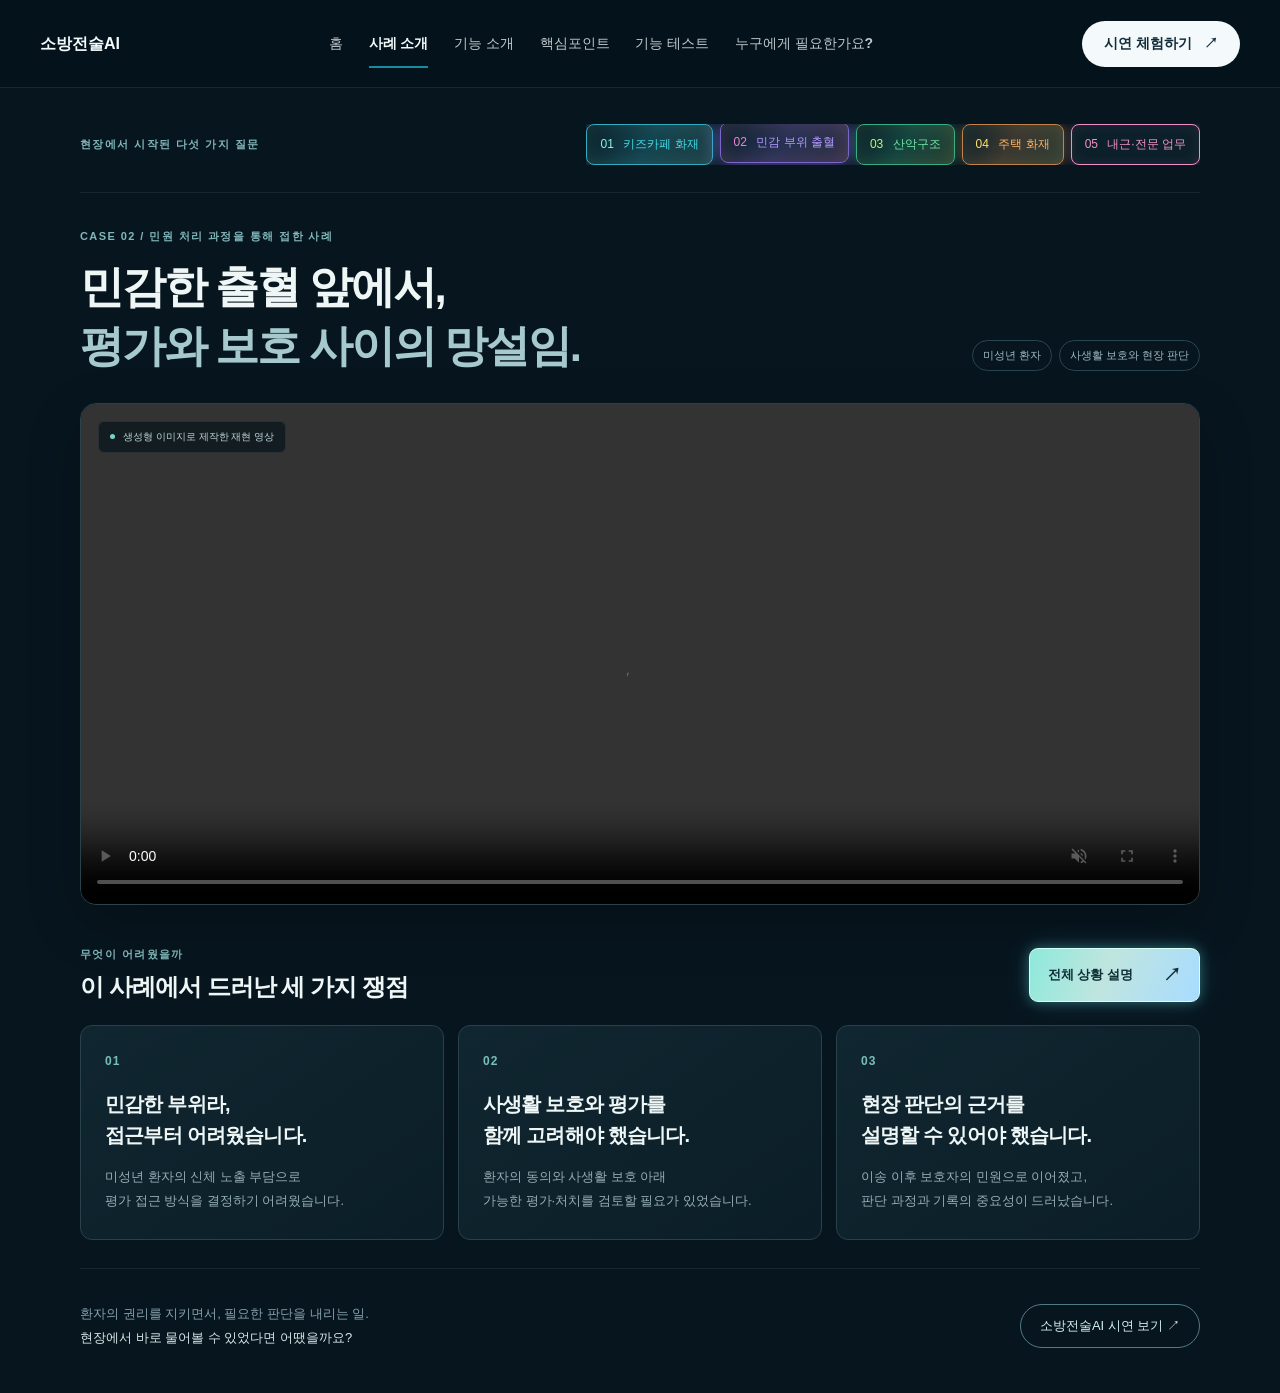
<file: actual-situation/second.html>
<!doctype html><html lang="ko"><head><meta charset="utf-8"><meta name="viewport" content="width=device-width,initial-scale=1"><meta name="theme-color" content="#06151e"><title>실제 현장 사례 · 소방전술AI</title><meta name="description" content="미성년 환자의 민감 부위 출혈과 현장 판단의 어려움, 민원 처리 과정을 통해 접한 구급 사례"><link rel="stylesheet" href="cases.css?v=3"><link rel="stylesheet" href="../site-navigation.css?v=fire-emblem-1"><script src="../silent-videos.js?v=1"></script></head><body class="global-nav-page">
<header class="global-header global-header-dark"><div class="global-header-inner"><a class="global-logo" href="../" aria-label="소방전술AI 홈"><span>소방전술AI</span></a><nav class="global-links" aria-label="사이트 주 메뉴"><a href="../">홈</a><a href="../actual-situation/" aria-current="page">사례 소개</a><a href="../tactical-ai/">기능 소개</a><a href="../technology/">핵심포인트</a><a href="../feature-test/">기능 테스트</a><a href="../who-for/">누구에게 필요한가요?</a></nav><a class="global-demo-cta" href="../mockup/index.html">시연 체험하기 <span aria-hidden="true">↗</span></a></div></header>
<main><div class="case-navigation"><span class="eyebrow">현장에서 시작된 다섯 가지 질문</span><nav aria-label="현장 사례 선택"><a href="./"><span>01</span> 키즈카페 화재</a><a class="selected" aria-current="page" href="second.html"><span>02</span> 민감 부위 출혈</a><a href="third.html"><span>03</span> 산악구조</a><a href="fourth.html"><span>04</span> 주택 화재</a><a href="fifth.html"><span>05</span> 내근·전문 업무</a></nav></div>
<section class="case" aria-labelledby="case-title"><div class="case-heading"><div><p class="eyebrow">CASE 02 / 민원 처리 과정을 통해 접한 사례</p><h1 id="case-title">민감한 출혈 앞에서,<br><span>평가와 보호 사이의 망설임.</span></h1></div><div class="case-tags"><span>미성년 환자</span><span>사생활 보호와 현장 판단</span></div></div>
<div class="case-video"><video muted id="caseVideo" controls playsinline preload="metadata" aria-label="구급 현장의 판단 어려움을 재현한 영상"><source src="ambulance.mp4?silent=1" type="video/mp4">동영상을 재생할 수 없습니다.</video><span class="video-label"><i></i> 생성형 이미지로 제작한 재현 영상</span></div>
<div class="section-heading"><div><p class="eyebrow">무엇이 어려웠을까</p><h2>이 사례에서 드러난 세 가지 쟁점</h2></div><button class="story-button" id="openStory">전체 상황 설명 <span>↗</span></button></div>
<div class="problem-grid"><article><span class="problem-number">01</span><h3>민감한 부위라,<br>접근부터 어려웠습니다.</h3><p>미성년 환자의 신체 노출 부담으로<br>평가 접근 방식을 결정하기 어려웠습니다.</p></article><article><span class="problem-number">02</span><h3>사생활 보호와 평가를<br>함께 고려해야 했습니다.</h3><p>환자의 동의와 사생활 보호 아래<br>가능한 평가·처치를 검토할 필요가 있었습니다.</p></article><article><span class="problem-number">03</span><h3>현장 판단의 근거를<br>설명할 수 있어야 했습니다.</h3><p>이송 이후 보호자의 민원으로 이어졌고,<br>판단 과정과 기록의 중요성이 드러났습니다.</p></article></div>
<footer class="case-footer"><p>환자의 권리를 지키면서, 필요한 판단을 내리는 일.<br><strong>현장에서 바로 물어볼 수 있었다면 어땠을까요?</strong></p><a class="demo-link" href="../mockup/index.html">소방전술AI 시연 보기 ↗</a></footer></section></main>
<dialog id="storyDialog" aria-labelledby="story-title"><div class="dialog-header"><div><p class="eyebrow">CASE 02 · 전체 상황 설명</p><h2 id="story-title">여고생의 민감 부위 출혈 신고</h2></div><button id="closeStory" aria-label="전체 상황 설명 닫기">×</button></div><div class="dialog-body"><p class="story-lead">현장 응급처치 없이 병원 이송 후 발생한 민원 사례</p><p class="context-note">이 사례는 실제 구급활동에 참여한 경험이 아니라, 같은 소방서의 구급팀에서 민원이 제기되고 처리되는 과정을 가까이에서 지켜보며 접한 사례입니다.</p><p>여성이 쓰러져 있다는 신고를 받고 구급대원 3명(남성 2명, 여성 1명)이 현장에 출동했다.</p><p>현장에 도착한 구급대원들은 쓰러져 있는 여자 고등학생을 발견했다. 환자는 신체의 민감한 부위인 외음부 주변에서 출혈이 발생한 상태였으며, 통증도 호소하고 있었다.</p><p>그러나 구급대원들은 예상하지 못한 상황에 직면했다. 환자가 미성년자인 여학생이고 출혈 부위가 매우 민감한 신체 부위였기 때문에, 남성 대원들이 직접 확인하기에는 조심스러운 상황이었다.</p><p>현장에는 여성 구급대원도 있었지만, 대원들은 환자의 사생활 보호와 신체 노출에 대한 부담으로 어떻게 접근해야 할지 판단하지 못했다.</p><p>결국 구급대원들은 출혈 부위를 직접 확인하지 않은 채 환자를 병원으로 이송했다.</p><p>이후 환자 보호자로부터 민원이 제기되었다.</p><p>보호자는 <strong>“환자가 피를 흘리고 통증을 호소하고 있는데, 구급대원들이 아무런 조치도 하지 않고 병원으로 데려가는 것이 맞느냐. 구급활동 지침에 그렇게 하도록 되어 있느냐. 왜 출혈 부위를 확인하지 않았느냐”</strong>며 문제를 제기했다.</p><p>구급대원들의 입장에서는 미성년 여성 환자의 민감 부위를 확인하는 것이 부담스럽고 조심스러웠을 수 있다. 그러나 보호자의 입장에서는 응급처치가 필요한 환자에게 적절한 평가와 조치가 이루어지지 않았다고 받아들일 수 있는 상황이었다.</p><p>이 사례를 접한 뒤, 구급활동 지침과 전술 자료를 학습시킨 NotebookLM을 활용해 해당 상황에서 어떻게 대응했어야 하는지 검토했다.</p><p>검토 과정에서는 남성 대원과 주변 사람들의 시선을 차단해 환자의 사생활을 보호하고, 여성 구급대원이 환자에게 상황을 설명한 뒤 동의를 구하고, 담요 등으로 신체 노출 범위를 최소화하면서 필요한 범위에서 출혈 부위를 확인하는 방안이 제시되었다.</p><p>또한 환자의 상태에 따라 출혈 정도를 평가하고, 적절한 응급처치를 시행하거나 가능한 조치를 검토하는 과정이 필요하다는 내용이었다.</p><p>실제 출혈의 정도와 손상 상태, 당시 구급대원들이 실시한 다른 환자 평가의 구체적인 내용은 확인되지 않았다. 따라서 현장에서 반드시 특정 처치를 시행했어야 한다고 단정할 수는 없다.</p><p><strong>다만 민감한 신체 부위라는 이유만으로 평가를 생략하기보다는, 환자의 동의와 사생활 보호를 전제로 가능한 평가를 검토하고, 그 과정과 판단 근거를 기록하는 것이 중요하다.</strong></p><h3>이 상황의 핵심</h3><p>이 사례는 구급대원들이 환자를 병원으로 이송했다는 사실 자체보다, <strong>민감한 신체 부위의 손상을 호소하는 미성년 환자에게 어디까지 접근하고 어떤 방식으로 평가해야 하는지에 대한 현장 판단의 어려움</strong>을 보여준다.</p><p>환자의 신체적 안전과 사생활 보호는 모두 중요하다. 특히 미성년 환자의 경우에는 더욱 신중한 접근이 필요하다.</p><p>그러나 신체 노출에 대한 부담이 필요한 환자 평가를 포기하는 이유가 되어서는 안 된다.</p><p>현장에서는 환자에게 평가 목적을 충분히 설명하고 동의를 구하며, 가능한 한 동성 대원이 필요한 최소 범위에서 확인하는 등 환자의 존엄성을 보호하면서도 응급의료적 판단을 수행할 수 있어야 한다.</p><p><strong>이 사례의 교훈은 응급처치 기술을 아는 것뿐 아니라, 실제 현장에서 민감하고 난처한 상황에 직면했을 때 환자의 권리를 보호하면서 판단할 수 있도록, 전문 지식을 갖춘 AI가 도움을 줄 수 있다는 점이다.</strong></p><p class="context-note">특히 이 사례는 실제 구급활동에 참여한 경험이 아니라, 같은 소방서의 구급팀에서 민원이 제기되고 처리되는 과정을 가까이에서 지켜보며 접한 사례라는 점에서 구분된다.</p></div></dialog><script src="cases.js?v=1"></script></body></html>
</file>
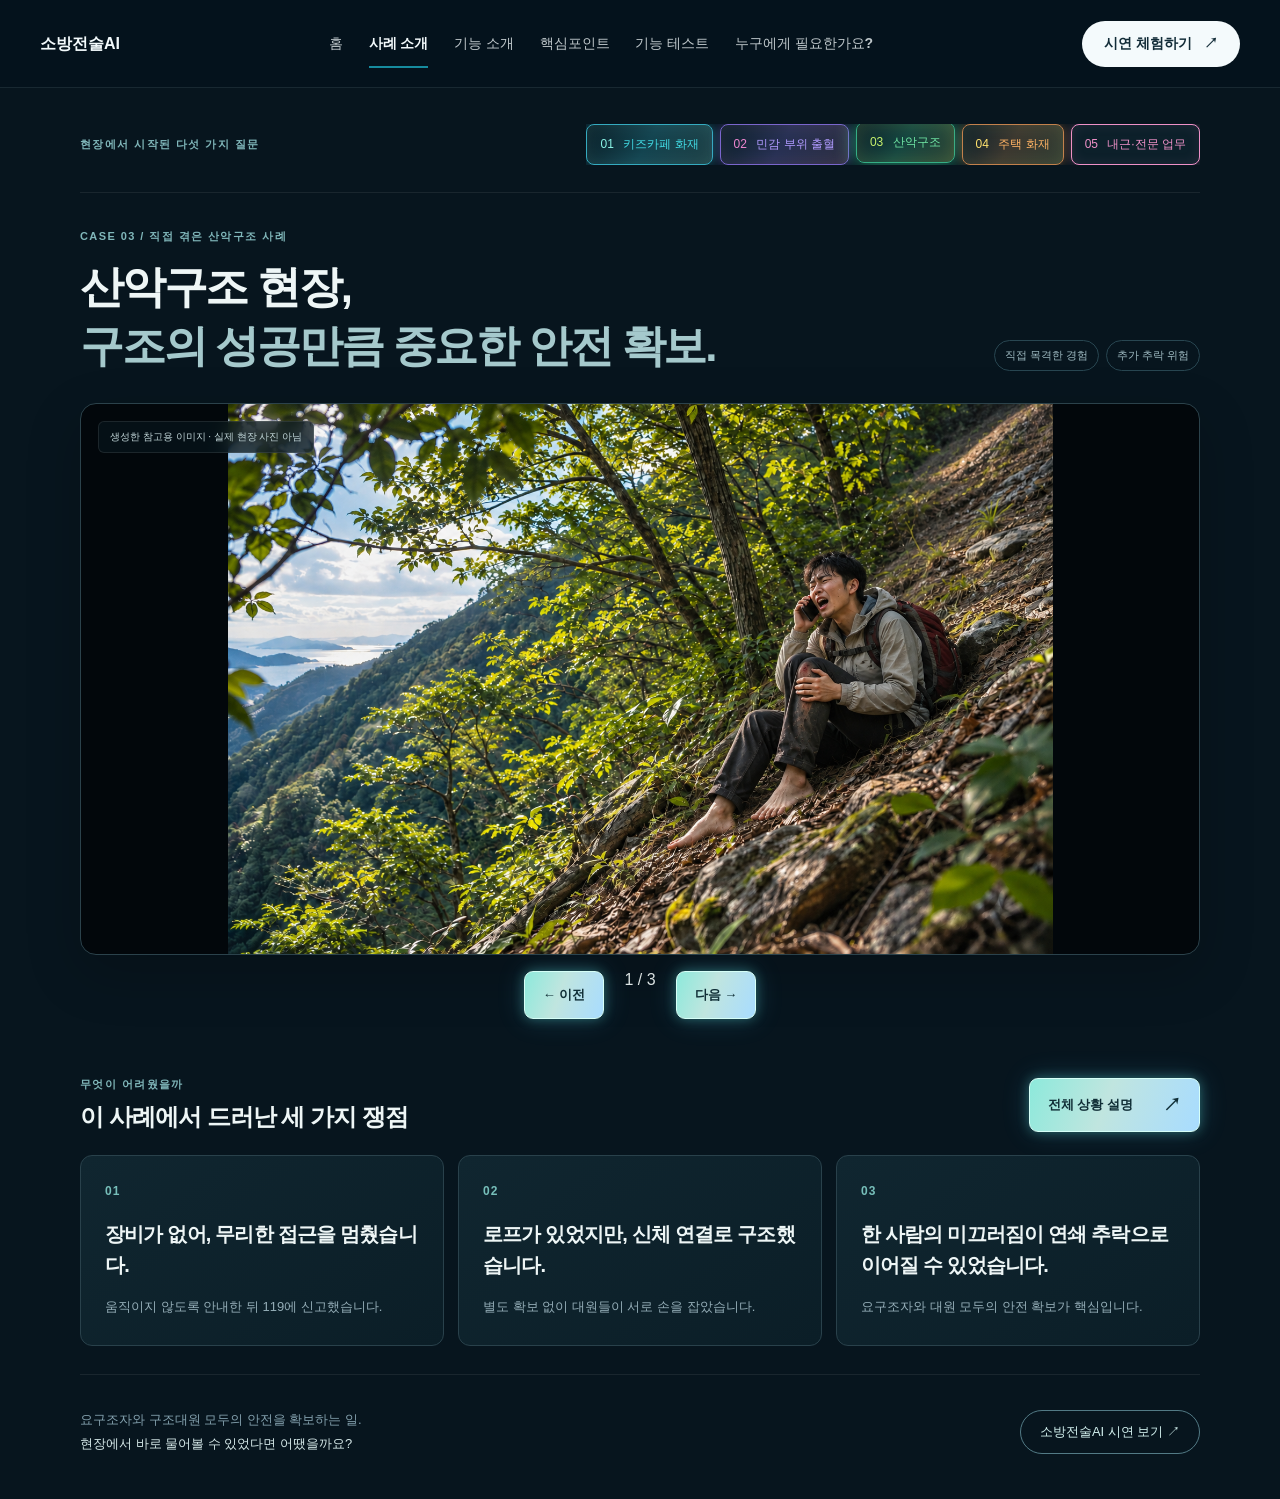
<file: actual-situation/third.html>
<!doctype html><html lang="ko"><head><meta charset="utf-8"><meta name="viewport" content="width=device-width,initial-scale=1"><meta name="theme-color" content="#06151e"><title>실제 현장 사례 · 소방전술AI</title><meta name="description" content="산행 중 직접 겪은 산악구조 사례와 안전 확보의 중요성"><link rel="stylesheet" href="cases.css?v=3"><link rel="stylesheet" href="../site-navigation.css?v=fire-emblem-1"><script src="../silent-videos.js?v=1"></script></head><body class="global-nav-page">
<header class="global-header global-header-dark"><div class="global-header-inner"><a class="global-logo" href="../" aria-label="소방전술AI 홈"><span>소방전술AI</span></a><nav class="global-links" aria-label="사이트 주 메뉴"><a href="../">홈</a><a href="../actual-situation/" aria-current="page">사례 소개</a><a href="../tactical-ai/">기능 소개</a><a href="../technology/">핵심포인트</a><a href="../feature-test/">기능 테스트</a><a href="../who-for/">누구에게 필요한가요?</a></nav><a class="global-demo-cta" href="../mockup/index.html">시연 체험하기 <span aria-hidden="true">↗</span></a></div></header>
<main><div class="case-navigation"><span class="eyebrow">현장에서 시작된 다섯 가지 질문</span><nav aria-label="현장 사례 선택"><a href="./"><span>01</span> 키즈카페 화재</a><a href="second.html"><span>02</span> 민감 부위 출혈</a><a class="selected" aria-current="page" href="third.html"><span>03</span> 산악구조</a><a href="fourth.html"><span>04</span> 주택 화재</a><a href="fifth.html"><span>05</span> 내근·전문 업무</a></nav></div>
<section class="case" aria-labelledby="case-title"><div class="case-heading"><div><p class="eyebrow">CASE 03 / 직접 겪은 산악구조 사례</p><h1 id="case-title">산악구조 현장,<br><span>구조의 성공만큼 중요한 안전 확보.</span></h1></div><div class="case-tags"><span>직접 목격한 경험</span><span>추가 추락 위험</span></div></div>
<div class="case-video"><img id="caseSlide" src="mountain-1.png" alt="비탈길에서 구조를 기다리는 요구조자" style="width:100%;display:block;max-height:550px;object-fit:contain"><span class="video-label">생성한 참고용 이미지 · 실제 현장 사진 아님</span></div><div style="display:flex;justify-content:center;gap:20px;padding:16px"><button id="prevSlide" class="story-button">← 이전</button><span id="slideCount">1 / 3</span><button id="nextSlide" class="story-button">다음 →</button></div><div class="section-heading"><div><p class="eyebrow">무엇이 어려웠을까</p><h2>이 사례에서 드러난 세 가지 쟁점</h2></div><button class="story-button" id="openStory">전체 상황 설명 <span>↗</span></button></div>
<div class="problem-grid"><article><span class="problem-number">01</span><h3>장비가 없어, 무리한 접근을 멈췄습니다.</h3><p>움직이지 않도록 안내한 뒤 119에 신고했습니다.</p></article><article><span class="problem-number">02</span><h3>로프가 있었지만, 신체 연결로 구조했습니다.</h3><p>별도 확보 없이 대원들이 서로 손을 잡았습니다.</p></article><article><span class="problem-number">03</span><h3>한 사람의 미끄러짐이 연쇄 추락으로 이어질 수 있었습니다.</h3><p>요구조자와 대원 모두의 안전 확보가 핵심입니다.</p></article></div><footer class="case-footer"><p>요구조자와 구조대원 모두의 안전을 확보하는 일.<br><strong>현장에서 바로 물어볼 수 있었다면 어땠을까요?</strong></p><a class="demo-link" href="../mockup/index.html">소방전술AI 시연 보기 ↗</a></footer></section></main>
<dialog id="storyDialog" aria-labelledby="story-title"><div class="dialog-header"><div><p class="eyebrow">CASE 03 · 전체 상황 설명</p><h2 id="story-title">산악구조 현장</h2></div><button id="closeStory" aria-label="전체 상황 설명 닫기">×</button></div><div class="dialog-body"><p class="story-lead">로프 확보 없이 대원들의 신체 연결 방식으로 구조를 진행한 사례</p><p class="context-note">이 사례는 제가 다른 시·도에서 친구들과 산행하던 중 직접 겪고, 출동 대원들의 구조 과정을 현장에서 지켜본 실제 경험입니다.</p><p>친구들과 함께 산행하던 중 일행 한 명이 발을 헛디뎌 가파른 비탈길 아래로 미끄러져 내려가는 사고가 발생했다.</p><p>요구조자가 멈춰 선 지점은 당장 머물러 있는 것 자체에는 큰 문제가 없었지만, 주변 경사가 매우 가파르고 아래쪽으로는 낭떠러지가 이어져 있어 자칫 움직이거나 균형을 잃으면 추가 추락으로 이어질 수 있는 위험한 지형이었다.</p><p>당시 일행 중에는 현직 소방관인 나도 있었지만, 안전하게 구조할 수 있는 로프나 확보 장비를 가지고 있지 않았다.</p><p>현장을 확인한 결과, 무리하게 내려가거나 요구조자를 직접 끌어올리는 것은 구조자와 요구조자 모두에게 위험하다고 판단했다. 이에 요구조자에게 절대 움직이지 말고 현재 위치에서 구조를 기다리도록 안내한 뒤 119에 신고했다.</p><p>잠시 후 신고를 받고 소방대원들이 현장에 도착했다. 출동 대원들은 로프 등 구조 장비를 가지고 있었으며, 처음에는 로프를 이용해 확보하려는 움직임도 보였다.</p><p>그러나 실제 구조 과정에서는 로프를 설치하거나 별도의 확보 지점을 구성하지 않고, 여러 대원이 서로 손을 잡아 연결하는 이른바 인간 지네 형태의 구조 방식을 선택했다.</p><p>대원들은 비탈길 위쪽에서 무릎을 굽혀 자세를 낮추고, 서로의 손을 붙잡아 몸을 지탱하면서 가장 앞에 있는 대원이 아래쪽 요구조자에게 손을 내밀었다. 이후 요구조자의 손을 잡아 위쪽으로 끌어올리는 방식으로 구조를 진행했다.</p><p class="context-note">위 사진은 상황 설명을 위해 생성한 참고용 이미지이며, 실제 현장 사진이 아닙니다. 실제로는 사진에 표현된 것만큼 위험한 자세로 대원들이 서로 손을 잡아 연결한 것은 아니었습니다. 다만 이는 결과론적인 이야기이며, 구조가 이루어졌다는 결과와 별개로 로프 확보 없이 신체를 연결한 방식에는 추가 사고의 위험이 있을 수 있었다는 취지입니다.</p><p>당시 현장을 지켜보던 나는 현직 소방관으로서 이러한 구조 방식이 상당히 위험하다고 느꼈다. 경사진 흙바닥은 미끄러지기 쉬웠고, 대원들이 서로의 손을 잡고 있다는 사실만으로는 충분한 안전 확보가 이루어졌다고 보기 어려웠다.</p><p>만약 구조 과정에서 앞쪽 대원이나 요구조자가 조금이라도 미끄러졌다면, 연결된 대원들이 연쇄적으로 균형을 잃어 추가 추락하는 2차 사고로 이어질 수 있는 상황이었다.</p><p>특히 현장에 로프 장비가 있었고, 이를 활용하려는 시도까지 있었음에도 최종적으로는 로프 확보 없이 구조가 진행되었다는 점에서 아쉬움이 컸다.</p><p>이 사례는 구조대원들이 위험을 감수하며 요구조자를 구조하려 했다는 사실보다, 구조 장비를 보유하고 있었음에도 충분한 추락 방지 조치를 취하지 않은 채 위험한 구조 방식을 선택했다는 점에 주목할 필요가 있다.</p><p>물론 당시 구조대원들이 어떤 근거로 해당 방식을 선택했는지, 현장 지휘관이 어떤 판단을 내렸는지까지는 확인할 수 없다.</p><p>그러나 현장에 있던 소방관의 입장에서 볼 때, 로프를 활용한 안전 확보와 2차 사고 예방의 중요성이 더욱 강조되었더라면 다른 구조 방법을 선택하지 않았을까 하는 아쉬움이 남았다.</p><p>특히 출동 단계에서부터 산악구조 전술과 안전수칙을 신속하게 확인하고, 현장의 위험 요소에 맞는 구조 방법을 검토할 수 있는 체계가 있었다면 대원들이 보다 안전한 판단을 내리는 데 도움이 되었을 것이다.</p><p>전문 지식을 갖춘 구조대원들이 출동했지만, 실제 구조 과정에서 로프 확보 방안이 최종적으로 활용되지 않은 점이 아쉽다.</p><p>출동 중 전술 AI를 통해 구조 전술과 안전 지침을 한 번이라도 더 확인했다면, 로프 확보를 포함한 다른 방법도 고려하지 않았을까 하는 아쉬움이 남는다.</p></div></dialog><script src="cases.js?v=2"></script><script>let slide=0;const alts=["비탈길에서 구조를 기다리는 요구조자","현장에 도착한 구조대원","손을 연결해 구조하는 상황"];function showSlide(n){slide=(n+3)%3;document.getElementById("caseSlide").src="mountain-"+(slide+1)+".png";document.getElementById("caseSlide").alt=alts[slide];document.getElementById("slideCount").textContent=(slide+1)+" / 3"}document.getElementById("prevSlide").onclick=()=>showSlide(slide-1);document.getElementById("nextSlide").onclick=()=>showSlide(slide+1);</script></body></html>
</file>
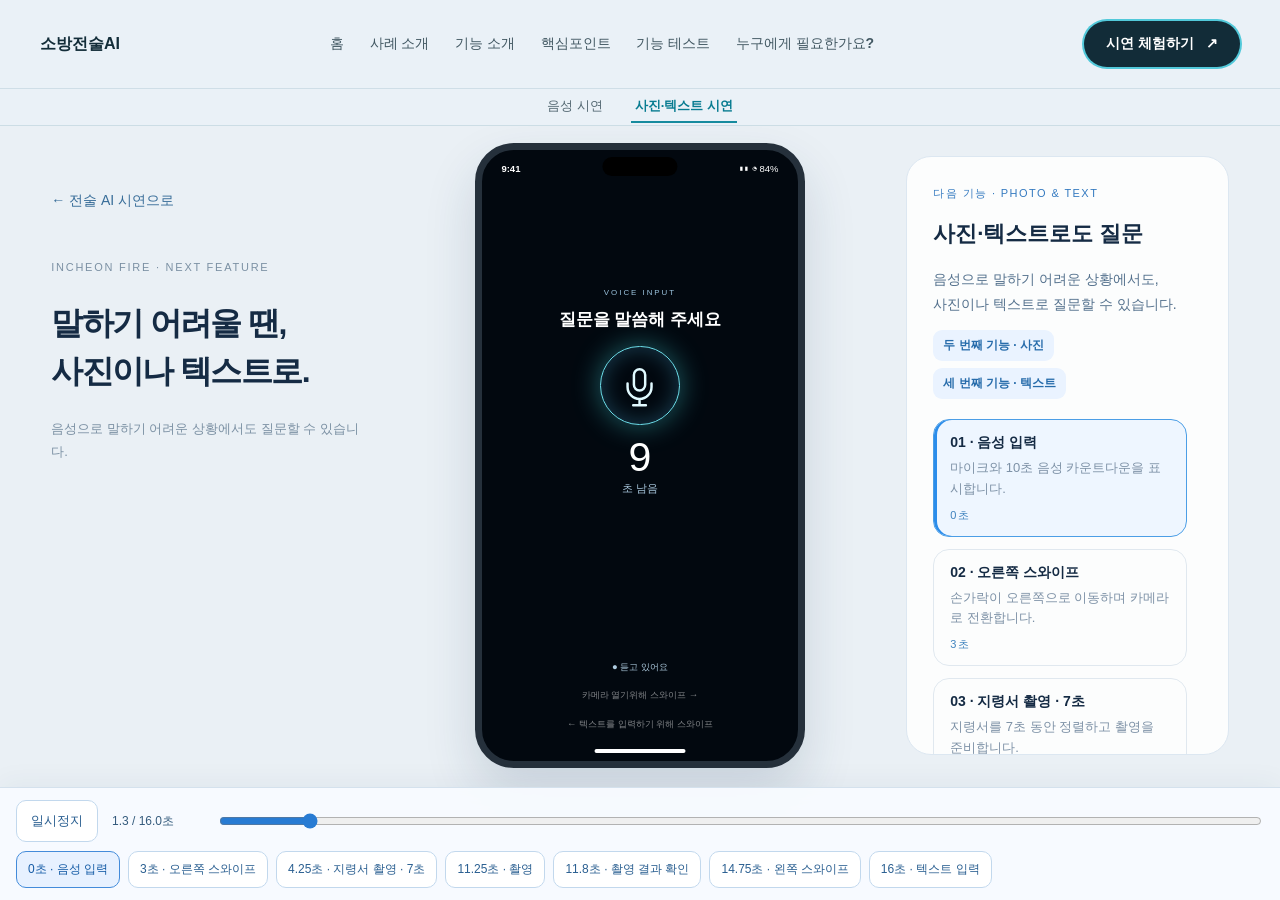
<file: mockup/camera-demo.html>
<!doctype html>
<html lang="ko"><head><meta charset="utf-8"><meta name="viewport" content="width=device-width,initial-scale=1"><title>다음 기능 · 스와이프 카메라</title><link rel="stylesheet" href="camera-demo-r8.css"><link rel="stylesheet" href="dispatch-demo.css?v=4"><link rel="stylesheet" href="feature-timeline.css?v=6"><link rel="stylesheet" href="scrollbar-glow.css?v=1"><link rel="stylesheet" href="text-typing.css?v=2"><style>.landing-home-link{position:fixed;top:16px;left:18px;z-index:2147483647;display:inline-flex;align-items:center;padding:12px 18px;border:1px solid #ffffff70;border-radius:30px;background:#102b3fee;color:#fff!important;font:600 14px/1.2 sans-serif;text-decoration:none!important;box-shadow:0 4px 20px #001a3930;backdrop-filter:blur(12px)}.landing-home-link:hover{background:#226a8a}@media(max-width:600px){.landing-home-link{top:9px;left:9px;padding:10px 14px;font-size:12px}}</style><link rel="stylesheet" href="../site-navigation.css?v=fire-emblem-1"><script src="../silent-videos.js?v=1"></script></head><body class="global-nav-page global-demo global-demo-camera"><header class="global-header"><div class="global-header-inner"><a class="global-logo" href="../" aria-label="소방전술AI 홈"><span>소방전술AI</span></a><nav class="global-links" aria-label="사이트 주 메뉴"><a href="../">홈</a><a href="../actual-situation/">사례 소개</a><a href="../tactical-ai/">기능 소개</a><a href="../technology/">핵심포인트</a><a href="../feature-test/">기능 테스트</a><a href="../who-for/">누구에게 필요한가요?</a></nav><a class="global-demo-cta" href="../mockup/index.html" aria-current="page">시연 체험하기 <span aria-hidden="true">↗</span></a></div><nav class="global-demo-tabs" aria-label="시연 종류"><a href="index.html">음성 시연</a><a href="camera-demo.html" aria-current="page">사진·텍스트 시연</a></nav></header>
<header><a href="index.html">← 전술 AI 시연으로</a><p>INCHEON FIRE · NEXT FEATURE</p><h1>말하기 어려울 땐,<br>사진이나 텍스트로.</h1><p>음성으로 말하기 어려운 상황에서도 질문할 수 있습니다.</p></header>
<main><div class="phone" id="phone"><div class="status"><b>9:41</b><span class="island"></span><span>▮▮ ◔ 84%</span></div>
<section id="voice" class="screen voice"><video src="mic-background.mp4?silent=1" autoplay muted loop playsinline></video><div class="voice-content"><small>VOICE INPUT</small><h2>질문을 말씀해 주세요</h2><div class="mic"><svg viewBox="0 0 64 64" fill="none" stroke="currentColor" stroke-width="3.5" stroke-linecap="round"><rect x="24" y="9" width="16" height="30" rx="8"/><path d="M15 29v5a17 17 0 0 0 34 0v-5M32 51v9M23 60h18"/></svg></div><div id="count">10</div><p>초 남음</p></div><div class="voice-bottom"><p>● 듣고 있어요</p><button id="openCamera">← 카메라 열기</button></div></section>
<section id="camera" class="screen camera" aria-hidden="true" inert><div class="camera-top"><button id="backVoice" aria-label="음성 입력으로 돌아가기">‹</button><span>ϟ</span><span>⌃</span><span>◎</span></div><div class="viewfinder" id="viewfinder"><svg class="room" viewBox="0 0 400 560" preserveAspectRatio="xMidYMid slice" aria-label="현장 카메라 시연 이미지" role="img"><defs><linearGradient id="wall"><stop stop-color="#b7b7b0"/><stop offset="1" stop-color="#555d5e"/></linearGradient><linearGradient id="floor" x2="0" y2="1"><stop stop-color="#777b79"/><stop offset="1" stop-color="#303b41"/></linearGradient><filter id="blur"><feGaussianBlur stdDeviation="19"/></filter></defs><rect width="400" height="560" fill="#9a9d98"/><path d="M0 0 158 140 158 370 0 560Z" fill="url(#wall)"/><path d="M400 0 242 140 242 370 400 560Z" fill="#777f80"/><path d="M0 560 158 370 242 370 400 560" fill="url(#floor)"/><path d="M0 0 158 140H242L400 0" fill="#c1c3bb"/><path d="M158 140H242V370H158Z" fill="#555e5d"/><path d="M174 213H228V370H174Z" fill="#202b2c"/><path d="M25 177 110 207V407L25 475Z" fill="#35464b"/><path d="M36 196 98 217V392L36 443Z" fill="#677d81"/><path d="M283 193 370 151V459L283 407Z" fill="#454d4e"/><path d="M289 204 359 171V443L289 398Z" fill="#727e7d"/><path d="M160 74H240L222 97H177Z" fill="#fffde6"/><path d="M179 122H221L215 130H185Z" fill="#fffde6"/><rect x="181" y="176" width="41" height="15" rx="2" fill="#4fa886"/><text x="202" y="187" text-anchor="middle" fill="white" font-size="8">EXIT</text><g opacity=".22" fill="#e0e4e2" filter="url(#blur)"><ellipse cx="210" cy="205" rx="170" ry="55"/><ellipse cx="90" cy="315" rx="110" ry="40"/></g></svg><div class="grid"></div><span class="sample">현장 화면 · 시연</span><div id="focus" class="focus"></div><div class="zoom"><span>.5</span><b>1×</b><span>2</span></div><div id="flash"></div></div><div class="camera-bottom"><div class="modes"><span>비디오</span><b>사진</b><span>인물 사진</span></div><div class="camera-actions"><div id="thumb" class="thumb"></div><button id="shutter" aria-label="시연 사진 촬영"></button><button id="flip" aria-label="카메라 전환 시연">⟳</button></div><p id="captureStatus" aria-live="polite">현장을 화면에 담아 주세요</p></div></section>
<div class="gesture" id="gesture" aria-hidden="true"><div class="trail"></div><svg viewBox="0 0 90 120"><path d="M32 104 16 72Q10 60 18 57Q25 54 32 69V20Q32 9 41 9Q50 9 50 20V53Q58 45 65 54Q75 49 79 61Q88 61 87 74L82 103Q78 114 65 115H46Q36 113 32 104" fill="#f4d4bd" stroke="#fff" stroke-width="2"/></svg></div><div class="home"></div></div></main>
<aside><small>다음 기능 · PHOTO &amp; TEXT</small><h2>사진·텍스트로도 질문</h2><p class="feature-purpose">음성으로 말하기 어려운 상황에서도,<br>사진이나 텍스트로 질문할 수 있습니다.</p><div class="input-methods"><span>두 번째 기능 · 사진</span><span>세 번째 기능 · 텍스트</span></div><ol><li id="step1"><b>01 · 음성 질문</b><p>10초 카운트다운 중에도 전환할 수 있습니다.</p></li><li id="step2"><b>02 · 왼쪽으로 스와이프</b><p>손가락 안내에 맞춰 화면을 밀어 보세요.</p></li><li id="step3"><b>03 · 카메라 실행</b><p>7초 후 자동 촬영하고 전술 답변으로 이어집니다.</p></li></ol><button id="replay">↻ 처음부터 다시 시연</button><button id="manual">직접 스와이프해 보기</button><p class="note">카메라 UI 시연입니다. 실제 카메라는 켜거나 저장하지 않습니다.</p><p id="state" aria-live="polite"></p></aside><script src="camera-answer.js?v=5"></script><script src="camera-demo-r9.js?v=2"></script><script src="dispatch-demo.js?v=4"></script><script src="effects.js?v=30"></script><script src="feature-timeline.js?v=7"></script><script src="text-typing.js?v=5"></script><script src="../site-navigation.js?v=1"></script></body></html>
</file>
<file: landing.css>
* { box-sizing: border-box; }
html { scroll-behavior: smooth; }
body { margin: 0; background: #02070d; color: #fff; overflow-x: hidden; -webkit-font-smoothing: antialiased; }
.landing-page { min-height: 100svh; background: #02070d; }
.site-nav { position: fixed; inset: 0 0 auto; z-index: 50; display: flex; align-items: center; justify-content: space-between; padding: 26px 44px; }
.nav-left, .brand-lockup, .nav-links { display: flex; align-items: center; }
.nav-left { gap: 44px; }
.brand-lockup { gap: 10px; color: #fff; }
.brand-lockup span { font: 700 14px 'Noto Sans KR', sans-serif; letter-spacing: -.02em; white-space: nowrap; }
.nav-links { gap: 30px; }
.nav-links a { color: rgba(255,255,255,.82); font: 500 14px 'Noto Sans KR', sans-serif; text-decoration: none; }
.nav-cta { padding: 11px 24px; border-radius: 999px; color: #111; background: #fff; font: 600 14px 'Noto Sans KR', sans-serif; text-decoration: none; box-shadow: 0 4px 18px #0004; }
.hero-section { position: relative; width: 100%; height: 100svh; min-height: 620px; overflow: hidden; }
.disaster-background { position: absolute; inset: 0; background: #071019 url('disaster-bg.png') center / cover no-repeat; }
.hero-shade { position: absolute; inset: 0; background: linear-gradient(90deg, rgba(3,9,17,.68), rgba(3,9,17,.3) 42%, transparent 72%); pointer-events: none; }
.hero-vignette { position: absolute; inset: 0; background: linear-gradient(180deg, rgba(0,0,0,.18), transparent 23%, transparent 58%, rgba(0,0,0,.42)); pointer-events: none; }
.silver-phone { position: absolute; top: 23%; left: 63%; z-index: 4; width: clamp(220px, 21vw, 308px); aspect-ratio: 9 / 19.5; padding: 9px; border: 1px solid rgba(235,244,255,.9); border-radius: 49px; background: linear-gradient(116deg,#f7f8fc,#7d8796 16%,#e6ebf2 37%,#596473 57%,#f9fbff 79%,#98a5b4); box-shadow: -14px 24px 58px #0009, 0 0 35px rgba(137,197,255,.14), inset 0 0 4px #ffff; overflow: hidden; }
.phone-screen { position: relative; width: 100%; height: 100%; border: 2px solid #202934; border-radius: 40px; background: #051523; overflow: hidden; }
.phone-screen video { position: absolute; inset: 0; width: 100%; height: 100%; object-fit: contain; background: #061523; }
.phone-notch { position: absolute; top: 10px; left: 50%; width: 30%; height: 12px; transform: translateX(-50%); border-radius: 999px; background: #05080e; pointer-events: none; }
.hero-copy { position: relative; z-index: 10; display: flex; flex-direction: column; height: 100%; padding: 24vh 24px 0 64px; pointer-events: none; }
.hero-badge { display: inline-flex; align-items: center; gap: 10px; width: fit-content; padding: 6px 16px 6px 6px; border: 1px solid rgba(255,255,255,.16); border-radius: 999px; background: #ffffff0f; backdrop-filter: blur(8px); }
.badge-orbs { display: flex; }
.badge-orbs i { width: 22px; height: 22px; border: 2px solid rgba(7,20,36,.95); border-radius: 999px; background: linear-gradient(135deg,#8bd6ff,#2563eb); }
.badge-orbs i + i { margin-left: -8px; }
.hero-badge span { color: rgba(255,255,255,.79); font: 12.5px 'Noto Sans KR', sans-serif; }
.hero-badge strong { color: #fff; font-weight: 600; }
.hero-copy h1 { max-width: 570px; margin: 22px 0 0; color: #fff; font: 500 clamp(2.4rem,4.5vw,4rem)/1.18 'Noto Sans KR', sans-serif; letter-spacing: -.045em; word-break: keep-all; }
.hero-copy p { max-width: 350px; margin: 16px 0 0; color: rgba(255,255,255,.7); font: 15px/1.7 'Noto Sans KR', sans-serif; word-break: keep-all; }
.hero-actions { display: flex; align-items: center; gap: 14px; margin-top: 30px; pointer-events: auto; }
.primary-action { padding: 14px 26px; border: 1px solid rgba(191,249,255,.85); border-radius: 999px; color: #06242e; background: linear-gradient(115deg,#8ff5e9,#b3eaff); box-shadow: 0 0 18px rgba(103,231,232,.42), 0 0 38px rgba(85,191,225,.2), inset 0 1px 0 rgba(255,255,255,.6); font: 600 14px 'Noto Sans KR', sans-serif; text-decoration: none; }
.play-action { display: flex; align-items: center; justify-content: center; width: 44px; height: 44px; border: 1px solid rgba(255,255,255,.25); border-radius: 999px; color: #fff; background: #ffffff1f; backdrop-filter: blur(6px); }
.hero-bottom-marks { position: absolute; bottom: 34px; left: 64px; z-index: 10; display: flex; gap: 10px; }
.hero-bottom-marks div { display: flex; align-items: center; justify-content: center; width: 34px; height: 34px; border: 1px solid rgba(255,255,255,.22); border-radius: 999px; color: rgba(255,255,255,.75); font: 600 10px 'Inter', sans-serif; }
@media (max-width: 768px) { .site-nav { padding: 20px 24px; } .nav-left { gap: 16px; } .nav-links { display: none; } .hero-copy { padding: 16vh 24px 0; } .hero-copy h1 { max-width: 95%; font-size: clamp(2.15rem,8vw,3.1rem); } .hero-copy p { max-width: 88%; font-size: 13px; } .silver-phone { top: 51%; left: auto; right: 7%; width: min(41vw,230px); } .hero-bottom-marks { bottom: 20px; left: 24px; } }

body{font-family:Pretendard,-apple-system,BlinkMacSystemFont,'Segoe UI',sans-serif}.silver-phone{animation:landingPhone 1s .35s both}.hero-copy>*{animation:landingRise .8s both}.hero-copy h1{animation-delay:.15s}.hero-copy>p{animation-delay:.3s}.hero-actions{animation-delay:.45s}.primary-action,.nav-cta,.play-action{transition:transform .2s,box-shadow .2s}.primary-action:hover,.nav-cta:hover,.play-action:hover{transform:translateY(-2px);box-shadow:0 8px 25px #0005}.primary-action:focus-visible,.nav-cta:focus-visible,.play-action:focus-visible{outline:2px solid #96ceff;outline-offset:5px}.play-action{cursor:pointer}.hero-copy{width:60%}@keyframes landingRise{from{opacity:0;transform:translateY(18px)}to{opacity:1;transform:none}}@keyframes landingPhone{from{opacity:0;transform:translateY(20px) scale(.97)}to{opacity:1;transform:none}}@media(max-width:768px){.hero-copy{width:100%}.hero-section{min-height:840px}.silver-phone{top:51%;width:min(41vw,230px)}}@media(prefers-reduced-motion:reduce){.silver-phone,.hero-copy>*{animation:none}}
@media(max-width:768px){.site-nav{padding:18px 16px}.nav-left{gap:14px}.nav-links{display:flex;gap:0}.nav-links a:not(:first-child){display:none}.nav-links a{font-size:12px;white-space:nowrap}.nav-cta{padding:10px 14px;font-size:12px}.brand-lockup{gap:7px}.brand-lockup span{font-size:12px}.brand-lockup svg{width:27px;height:27px}}

/* Keep the hero CTA illuminated in every interaction state. */
.primary-action:hover,.primary-action:focus-visible{box-shadow:0 0 24px rgba(103,231,232,.6),0 0 48px rgba(85,191,225,.3),inset 0 1px 0 rgba(255,255,255,.7)}

.demo-action-wrap { display:flex; flex-direction:column; align-items:center; gap:9px; }
.demo-desktop-note { color:rgba(255,255,255,.62); font:12px/1.5 'Noto Sans KR',sans-serif; text-align:center; white-space:nowrap; }
@media(max-width:520px){.demo-desktop-note{white-space:normal;max-width:245px;font-size:11px}}
</file>
<file: site-navigation.css>
/* Shared navigation across landing, cases, features, technology and demos. */
body.global-nav-page{--site-header-height:88px;padding-top:var(--site-header-height)}body.global-home{padding-top:0}body.global-demo{--site-header-height:126px}
.global-header,.global-header *{box-sizing:border-box!important}.global-header{all:initial;position:fixed!important;inset:0 0 auto!important;z-index:1000!important;width:100%!important;max-width:none!important;height:var(--site-header-height,88px)!important;min-height:0!important;margin:0!important;padding:0!important;display:block!important;background:rgba(234,241,247,.97);border-bottom:1px solid #ccdde5;color:#132d39;font-family:Pretendard,'Noto Sans KR',-apple-system,BlinkMacSystemFont,'Segoe UI',sans-serif;backdrop-filter:blur(16px);visibility:visible!important}
.global-header-dark{background:rgba(5,19,28,.93);border-color:#c6e5f51a;color:#f3fafc}.global-header-inner{height:88px;max-width:1440px;margin:auto;padding:0 40px;display:flex;align-items:center;justify-content:space-between;gap:26px}.global-header a{all:unset;box-sizing:border-box;cursor:pointer;font-family:inherit;text-decoration:none;color:inherit;white-space:nowrap}.global-header a:focus-visible{outline:3px solid #34b9cb;outline-offset:5px;border-radius:6px}.global-header .global-logo{display:inline-flex;align-items:center;gap:11px;font-size:16px;font-weight:750;line-height:1.4;flex-shrink:0}.global-logo svg{flex-shrink:0;color:#168b9e}.global-header-dark .global-logo svg{color:#8de0e7}.global-header .global-links{all:unset;display:flex;align-items:center;justify-content:center;gap:28px;font-family:inherit}.global-header .global-links a{font-size:14px;font-weight:550;line-height:1.5;padding:12px 0;border-bottom:2px solid transparent;opacity:.78;transition:color .2s,opacity .2s}.global-header .global-links a:hover{opacity:1;color:#168b9e}.global-header .global-links a[aria-current="page"]{opacity:1;border-bottom-color:#168b9e;font-weight:750}.global-header .global-demo-cta{display:inline-flex;align-items:center;gap:12px;justify-content:center;padding:13px 22px;border-radius:99px;font-size:14px;line-height:1.4;font-weight:700;background:#122c38;color:#fff;transition:background .2s;flex-shrink:0}.global-header .global-demo-cta:hover{background:#176477}.global-header-dark .global-demo-cta{background:#f4fafc;color:#122c38}.global-header .global-demo-cta[aria-current="page"]{box-shadow:0 0 0 2px #52c9da}
.global-header .global-demo-tabs{all:unset;display:flex;height:38px;align-items:center;justify-content:center;gap:24px;border-top:1px solid #cfdee7;font-family:inherit}.global-header .global-demo-tabs a{font-size:13px;padding:5px 4px;line-height:1.4;opacity:.7;border-bottom:2px solid transparent}.global-header .global-demo-tabs a[aria-current="page"]{opacity:1;color:#087c91;border-color:#168b9e;font-weight:700}
/* Reserve space above the existing presentation and below the site navigation. */
body.global-demo-main>header.web{display:none!important}body.global-demo-main>.phone{height:min(760px,calc(100dvh - var(--site-header-height) - 155px));min-height:0;margin-top:20px;margin-bottom:130px}body.global-demo-main>.controls{top:calc(var(--site-header-height) + (100dvh - var(--site-header-height) - 130px)/2)!important;max-height:calc(100dvh - var(--site-header-height) - 155px)!important}body.global-demo-main>.opening-film{top:calc(var(--site-header-height) + 20px)!important;bottom:128px!important}body.global-demo-main .landing-home-link{display:none!important}
body.global-demo-camera{padding-top:calc(var(--site-header-height) + 20px)!important}body.global-demo-camera.feature-controlled{height:100dvh;min-height:0;overflow:hidden}body.global-demo-camera.feature-controlled>main,body.global-demo-camera.feature-controlled>aside{min-height:0;max-height:calc(100dvh - var(--site-header-height) - 175px)!important}body.global-demo-camera.feature-controlled .phone{min-height:0;height:min(790px,calc(100dvh - var(--site-header-height) - 175px))!important}body.global-demo-camera>.landing-home-link{display:none!important}
@media(max-width:900px){.global-header-inner{padding:0 22px;gap:16px}.global-header .global-links{gap:18px}.global-header .global-logo{font-size:14px}.global-header .global-demo-cta{font-size:13px;padding:12px 16px}}
@media(max-width:800px){body.global-nav-page{--site-header-height:124px}body.global-demo{--site-header-height:162px}.global-header-inner{height:124px;flex-wrap:wrap;align-content:center;row-gap:7px;padding:10px 18px}.global-header .global-links{order:3;width:100%;justify-content:space-between;gap:12px}.global-header .global-links a{font-size:13px;padding:8px 0}.global-header .global-logo{margin-right:auto}.global-logo svg{width:23px;height:26px}.global-header .global-demo-cta{padding:10px 14px;font-size:12px}.global-header .global-demo-tabs{height:38px}.global-header .global-demo-tabs a{font-size:12px}body.global-demo-main>.controls{position:static!important;transform:none!important;max-height:none!important;margin-top:20px}body.global-demo-main>.phone{height:720px;max-height:none;margin-top:20px}body.global-demo-main>.opening-film{position:absolute!important;height:720px!important;bottom:auto!important}body.global-demo-camera.feature-controlled{height:auto;min-height:100dvh;overflow:auto}body.global-demo-camera.feature-controlled>main,body.global-demo-camera.feature-controlled>aside{max-height:none!important}body.global-demo-camera.feature-controlled .phone{height:720px!important;max-height:none!important}body.global-demo-camera.feature-controlled>aside{max-height:700px!important}}
@media(prefers-reduced-motion:reduce){.global-header a{transition:none!important}}

@media(min-width:801px){body.global-demo-main>.phone{height:760px!important;width:402px!important;max-height:none!important;zoom:var(--presentation-scale,1);margin-left:var(--presentation-left,5vw)!important;margin-right:0!important;margin-top:var(--presentation-top,20px)!important;margin-bottom:0!important}body.global-demo-camera.feature-controlled .phone{height:790px!important;width:416px!important;max-height:none!important;zoom:var(--presentation-scale,1);flex-shrink:0}body.global-demo-camera.feature-controlled>main{height:calc(100dvh - var(--site-header-height) - 175px)!important}}

.global-header-inner{width:100%;min-width:0}.global-header .global-links{min-width:0;gap:clamp(12px,2vw,28px)}.global-header .global-demo-cta{max-width:100%}@media(max-width:1100px) and (min-width:801px){.global-header-inner{padding:0 20px;gap:16px}.global-header .global-links a{font-size:13px}.global-header .global-logo{font-size:14px}.global-header .global-demo-cta{padding:12px 16px;font-size:13px}}

/* Official fire-service emblem shared by every page. */
.global-logo .global-fire-emblem{display:block;object-fit:contain;flex-shrink:0}
</file>
<file: actual-situation/cases.css>
*{box-sizing:border-box}html{color-scheme:dark}body{margin:0;background:#07151e;color:#eef6f6;font-family:Pretendard,-apple-system,BlinkMacSystemFont,'Segoe UI',sans-serif;-webkit-font-smoothing:antialiased}button,a{-webkit-tap-highlight-color:transparent}button{font:inherit;cursor:pointer}a{color:inherit;text-decoration:none}.site-header{max-width:1280px;margin:auto;display:flex;align-items:center;justify-content:space-between;padding:23px 40px;border-bottom:1px solid #ffffff12}.brand{font-size:15px;font-weight:750;display:flex;align-items:center;gap:9px}.brand-mark{display:grid;place-items:center;width:29px;height:31px;border:1px solid #63b6b5;border-radius:7px 7px 12px 12px;color:#a4eeee;font-size:23px}.site-header nav{display:flex;align-items:center;gap:28px;font-size:13px;color:#a4b8c1}.site-header [aria-current]{color:#8bd9d5}.demo-link{display:inline-flex;align-items:center;justify-content:center;border:1px solid #527a85;border-radius:30px;padding:12px 19px;color:#d2f0ee;font-size:13px;white-space:nowrap;transition:background .2s,transform .2s}.demo-link:hover{background:#164149;transform:translateY(-2px)}main{max-width:1200px;margin:auto;padding:36px 40px 0}.eyebrow{margin:0;color:#80b7ba;font-size:11px;font-weight:650;letter-spacing:.13em}.case-navigation{display:flex;align-items:center;justify-content:space-between;gap:25px;padding-bottom:27px;border-bottom:1px solid #ffffff12}.case-navigation nav{display:flex;gap:7px;overflow:auto}.case-navigation :is(button,a){border:1px solid #29404b;background:#0c202a;border-radius:8px;padding:11px 13px;color:#d9eeed;font-size:12px;white-space:nowrap}.case-navigation :is(button,a) span{margin-right:6px;color:#7cabb4;font-variant-numeric:tabular-nums}.case-navigation :is(button,a).selected{border-color:#67baba;background:#14343c}.case-navigation :is(button,a):disabled{opacity:.42;cursor:default;background:transparent}.case-heading{display:flex;justify-content:space-between;align-items:flex-end;gap:25px;margin:36px 0 27px}h1{font-size:clamp(27px,3.5vw,44px);line-height:1.35;letter-spacing:-.05em;font-weight:650;margin:13px 0 0}h1 span{color:#a5c9cc}.case-tags{display:flex;gap:7px;flex-wrap:wrap;padding-bottom:5px}.case-tags span{border:1px solid #284651;border-radius:30px;padding:7px 10px;color:#9ebac1;font-size:11px}.case-video{position:relative;border:1px solid #2b424b;border-radius:16px;overflow:hidden;background:#02070b;box-shadow:0 18px 55px #0003}.case-video video{display:block;width:100%;aspect-ratio:16/9;object-fit:contain;max-height:500px}.video-label{position:absolute;top:17px;left:17px;display:flex;align-items:center;gap:8px;padding:8px 11px;border:1px solid #ffffff17;background:#07151cbb;backdrop-filter:blur(10px);border-radius:6px;font-size:10px;color:#c3d7d9;pointer-events:none}.video-label i{width:5px;height:5px;border-radius:50%;background:#78d4c8}.section-heading{display:flex;justify-content:space-between;align-items:center;gap:20px;margin:42px 0 22px}h2{margin:9px 0 0;font-size:24px;font-weight:650;letter-spacing:-.04em}.story-button{display:flex;align-items:center;gap:30px;padding:14px 18px;background:#c0e5df;color:#102e36;border:1px solid #d2efeb;border-radius:9px;font-size:13px;font-weight:700;transition:background .2s}.story-button:hover{background:#e3fffa}.problem-grid{display:grid;grid-template-columns:repeat(3,1fr);gap:14px}.problem-grid article{padding:25px 24px 26px;border:1px solid #29414b;border-radius:12px;background:linear-gradient(145deg,#102630,#0b1e27)}.problem-number{color:#77bfba;font-size:12px;font-weight:600;letter-spacing:.1em}.problem-grid h3{margin:20px 0 14px;font-size:20px;line-height:1.55;letter-spacing:-.04em;font-weight:600}.problem-grid p{margin:0;font-size:13px;line-height:1.85;color:#94adb7;word-break:keep-all}.case-footer{display:flex;align-items:center;justify-content:space-between;gap:30px;padding:33px 0 43px;margin-top:28px;border-top:1px solid #ffffff12}.case-footer p{margin:0;color:#83a0ad;font-size:13px;line-height:1.85}.case-footer strong{font-weight:500;color:#d6e9e9}dialog{width:min(760px,calc(100vw - 32px));max-height:85dvh;padding:0;border:1px solid #3e5c68;border-radius:19px;background:#f4f7f7;color:#1c3440;box-shadow:0 35px 120px #0008;overflow:hidden}dialog::backdrop{background:#020b13c9;backdrop-filter:blur(8px)}.dialog-header{display:flex;align-items:center;justify-content:space-between;gap:20px;padding:27px 30px 23px;background:#eff5f4;border-bottom:1px solid #d7e4e5}.dialog-header .eyebrow{color:#477f81}.dialog-header h2{font-size:24px}.dialog-header button{border:1px solid #cadbdc;border-radius:50%;background:white;color:#3f626b;font-size:27px;width:38px;height:38px;flex-shrink:0}.dialog-body{padding:7px 30px 32px;overflow:auto;max-height:calc(85dvh - 125px);line-height:1.95;font-size:15px;color:#435d67;word-break:keep-all}.dialog-body p{margin:23px 0}.dialog-body strong{color:#153b49}.story-lead{font-size:17px;font-weight:650;color:#234d58}.dialog-body h3{font-size:19px;color:#254b55;margin-top:35px}.context-note{padding:19px;border-radius:10px;background:#e4eeed;font-size:13px;color:#55746f}.dialog-body::-webkit-scrollbar{width:9px}.dialog-body::-webkit-scrollbar-thumb{background:#82b2b4;border:2px solid #f4f7f7;border-radius:9px}body.modal-open{overflow:hidden}a:focus-visible,button:focus-visible{outline:2px solid #8ce4dc;outline-offset:4px}@media(max-width:850px){.case-navigation{display:block}.case-navigation nav{margin-top:17px}.case-heading{align-items:flex-start}.case-tags{max-width:150px}.problem-grid{gap:10px}.problem-grid article{padding:21px 17px}.problem-grid h3{font-size:18px}.problem-grid p{font-size:12px}}@media(max-width:600px){.site-header{padding:18px 20px}.site-header nav{gap:14px}.site-header nav>a:first-child{display:none}.brand{font-size:12px}.demo-link{font-size:11px;padding:10px 13px}.site-header nav{font-size:11px}main{padding:26px 20px 0}.case-navigation{padding-bottom:23px}.case-navigation :is(button,a){font-size:11px;padding:10px}.case-heading{display:block;margin:27px 0 21px}.case-tags{max-width:none;margin-top:18px}.case-video{border-radius:10px}.video-label{top:10px;left:10px;font-size:9px;padding:6px 8px}.section-heading{display:block;margin-top:30px}.section-heading h2{font-size:22px}.story-button{margin-top:19px;width:100%;justify-content:space-between}.problem-grid{grid-template-columns:1fr}.problem-grid article{padding:22px}.problem-grid h3{margin-top:12px;font-size:20px}.problem-grid h3 br{display:none}.problem-grid p{font-size:13px}.case-footer{display:block}.case-footer .demo-link{margin-top:22px}.dialog-header{padding:23px 21px 20px}.dialog-header h2{font-size:20px}.dialog-body{padding:5px 22px 27px;font-size:14px}.dialog-header .eyebrow{font-size:10px}}@media(prefers-reduced-motion:reduce){*{scroll-behavior:auto!important;transition:none!important}}.case-navigation nav>:nth-child(1){--case-glow:#42dce5}.case-navigation nav>:nth-child(2){--case-glow:#b09aff}.case-navigation nav>:nth-child(3){--case-glow:#70e6a4}.case-navigation nav>:nth-child(4){--case-glow:#ffb364}.case-navigation nav>:nth-child(5){--case-glow:#ef91c8}.case-navigation nav>:is(a,button){border-color:var(--case-glow);color:var(--case-glow);box-shadow:0 0 10px color-mix(in srgb,var(--case-glow) 25%,transparent),inset 0 0 13px color-mix(in srgb,var(--case-glow) 9%,transparent);animation:caseShimmer 2.8s ease-in-out infinite}.case-navigation nav>:nth-child(2){animation-delay:.4s}.case-navigation nav>:nth-child(3){animation-delay:.8s}.case-navigation nav>:nth-child(4){animation-delay:1.2s}.case-navigation nav>:nth-child(5){animation-delay:1.6s}.case-navigation nav>.selected{background:color-mix(in srgb,var(--case-glow) 17%,#0c202a);border-color:var(--case-glow)}.case-navigation nav>:disabled{opacity:.65}.case-navigation nav>:is(a,button) span{color:inherit}@keyframes caseShimmer{0%,100%{filter:brightness(.9);box-shadow:0 0 7px color-mix(in srgb,var(--case-glow) 20%,transparent)}50%{filter:brightness(1.22);box-shadow:0 0 19px color-mix(in srgb,var(--case-glow) 52%,transparent),inset 0 0 12px color-mix(in srgb,var(--case-glow) 12%,transparent)}}@media(prefers-reduced-motion:reduce){.case-navigation nav>:is(a,button){animation:none}}

/* Four published case links: animated gradient signal and tactile hover/focus. */
.case-navigation nav>a:nth-child(1){--case-a:#39d5ee;--case-b:#8af4e7}
.case-navigation nav>a:nth-child(2){--case-a:#9a75ff;--case-b:#ed86d0}
.case-navigation nav>a:nth-child(3){--case-a:#39d99b;--case-b:#c8f36d}
.case-navigation nav>a:nth-child(4){--case-a:#ff9a4d;--case-b:#ffe26e}
.case-navigation nav>a:nth-child(-n+4){position:relative;isolation:isolate;overflow:hidden;border:1px solid color-mix(in srgb,var(--case-a) 72%,#29404b);background:linear-gradient(120deg,#0b2029 0%,color-mix(in srgb,var(--case-a) 20%,#0b2029) 48%,color-mix(in srgb,var(--case-b) 15%,#0b2029) 100%);box-shadow:0 0 12px color-mix(in srgb,var(--case-a) 38%,transparent),inset 0 0 16px color-mix(in srgb,var(--case-b) 11%,transparent);animation:caseGradientPulse 2.4s ease-in-out infinite}
.case-navigation nav>a:nth-child(2){animation-delay:.35s}
.case-navigation nav>a:nth-child(3){animation-delay:.7s}
.case-navigation nav>a:nth-child(4){animation-delay:1.05s}
.case-navigation nav>a:nth-child(-n+4)::after{content:"";position:absolute;z-index:-1;inset:-1px;background:linear-gradient(110deg,transparent 20%,color-mix(in srgb,var(--case-b) 48%,transparent) 48%,transparent 72%);transform:translateX(-130%);animation:caseGradientSweep 3.2s ease-in-out infinite;pointer-events:none}
.case-navigation nav>a:nth-child(2)::after{animation-delay:.4s}
.case-navigation nav>a:nth-child(3)::after{animation-delay:.8s}
.case-navigation nav>a:nth-child(4)::after{animation-delay:1.2s}
.case-navigation nav>a:nth-child(-n+4):hover,.case-navigation nav>a:nth-child(-n+4):focus-visible,.case-navigation nav>a:nth-child(-n+4).selected{transform:translateY(-2px);box-shadow:0 0 20px color-mix(in srgb,var(--case-a) 65%,transparent),inset 0 0 20px color-mix(in srgb,var(--case-b) 19%,transparent)}
.case-navigation nav>a:nth-child(-n+4) span{color:var(--case-b)}
@keyframes caseGradientPulse{0%,100%{filter:brightness(.92)}50%{filter:brightness(1.22)}}
@keyframes caseGradientSweep{0%,35%{transform:translateX(-130%)}75%,100%{transform:translateX(130%)}}
@media(prefers-reduced-motion:reduce){.case-navigation nav>a:nth-child(-n+4),.case-navigation nav>a:nth-child(-n+4)::after{animation:none}}

/* Animated call to action for the full case story dialog */
.story-button{position:relative;isolation:isolate;overflow:hidden;background:linear-gradient(110deg,#8de9db,#c0e5df 45%,#a8dcff 100%);border:1px solid #d6fff7;box-shadow:0 0 12px #58ddd45c,0 0 28px #53b9ec33;color:#102e36;animation:storyButtonGlow 2.3s ease-in-out infinite}
.story-button::after{content:"";position:absolute;z-index:-1;inset:-2px;background:linear-gradient(105deg,transparent 25%,#ffffffc9 48%,transparent 70%);transform:translateX(-130%);animation:storyButtonSweep 3s ease-in-out infinite;pointer-events:none}
.story-button:hover,.story-button:focus-visible{transform:translateY(-2px);box-shadow:0 0 18px #58ddd48c,0 0 36px #53b9ec59}
.story-button span{font-size:18px;transition:transform .2s}
.story-button:hover span{transform:translate(3px,-3px)}
@keyframes storyButtonGlow{0%,100%{filter:brightness(.96);box-shadow:0 0 10px #58ddd44a,0 0 23px #53b9ec29}50%{filter:brightness(1.14);box-shadow:0 0 20px #58ddd48a,0 0 38px #53b9ec50}}
@keyframes storyButtonSweep{0%,35%{transform:translateX(-130%)}75%,100%{transform:translateX(130%)}}
@media(prefers-reduced-motion:reduce){.story-button,.story-button::after{animation:none}}
</file>
<file: technology/technology.css>
@import url('https://fonts.googleapis.com/css2?family=Noto+Sans+KR:wght@400;500;600;700;800;900&display=swap');
:root{--ink:#122d37;--muted:#607780;--blue:#3866ed;--line:#dfe8ec}*{box-sizing:border-box}html{scroll-behavior:smooth;scroll-padding-top:100px}body{margin:0;background:#fff;color:var(--ink);font-family:Pretendard,'Noto Sans KR',sans-serif;word-break:keep-all}a{color:inherit;text-decoration:none}header{max-width:1440px;margin:auto;min-height:100px;padding:20px 5%;display:flex;align-items:center;justify-content:space-between;gap:24px}nav{display:flex;gap:30px;font-size:16px}nav a[aria-current]{border-bottom:2px solid var(--blue);padding-bottom:8px}.brand{font-size:19px;font-weight:800}.button{display:inline-flex;align-items:center;justify-content:center;padding:20px 32px;border-radius:99px;color:#fff;font-size:18px;font-weight:700;background:linear-gradient(115deg,#2973ed,#6d52df);box-shadow:0 10px 25px #5265e32b;transition:transform .2s}.button:hover{transform:translateY(-3px)}.button.small{padding:14px 23px;font-size:15px}a:focus-visible{outline:3px solid #259ed0;outline-offset:6px}.eyebrow{font-size:13px;letter-spacing:2px;font-weight:700;color:#4b7c91;display:block;margin-bottom:28px}h1,h2,h3,p{margin:0}h1{font-size:clamp(40px,5.3vw,78px);line-height:1.22;letter-spacing:-3px;font-weight:800}h1 span,h2 span{color:#4279a2}h2{font-size:clamp(34px,4vw,58px);line-height:1.25;letter-spacing:-2px}h3{font-size:27px;line-height:1.45;letter-spacing:-1px}p{font-size:20px;line-height:1.85;color:var(--muted)}.hero{text-align:center;padding:75px 24px 65px;background:radial-gradient(ellipse at 50% 60%,#eaf7f6,transparent 57%)}.lead{margin:30px auto 32px;max-width:920px}.lead strong{color:var(--ink);font-weight:500}.hero-visual{height:600px;max-width:990px;margin:65px auto 0;position:relative;display:flex;align-items:center;justify-content:center}.hero-visual>img{height:560px;width:auto;z-index:2;border-radius:44px;box-shadow:0 35px 70px #11293626;transform:rotate(-3deg)}.halo{position:absolute;width:640px;height:400px;background:linear-gradient(100deg,#d4f4e8,#e8e4ff);filter:blur(55px);border-radius:50%;z-index:0}.floating{position:absolute;z-index:3;background:#ffffffeb;text-align:left;padding:25px 32px;border:1px solid #fff;border-radius:22px;box-shadow:0 16px 50px #27455d12}.floating span{display:block;font-size:11px;letter-spacing:2px;color:#5c80a0}.floating b{display:block;font-size:28px;margin:10px 0}.floating p{font-size:16px}.note-one{left:5%;top:100px}.note-two{right:1%;bottom:100px}.caption{font-size:14px;text-align:center;max-width:850px;margin:28px auto 0;color:#7a8d95;line-height:1.8}.section{padding:120px max(6%,calc((100% - 1200px)/2));}.section-heading{text-align:center;margin:0 auto 60px}.section-heading p{margin-top:26px}.comparison{display:grid;grid-template-columns:1fr 1fr;gap:24px}.comparison article{padding:35px;border-radius:28px;background:#f5f7fa}.comparison .new{background:linear-gradient(130deg,#edf8f3,#eef2ff);border:1px solid #dce9ef}.tag{font-size:14px;display:block;margin-bottom:20px;color:#607780}.comparison p{font-size:16px}.steps{display:flex;flex-wrap:wrap;gap:10px;align-items:center;margin:30px 0}.steps span{padding:12px 14px;background:white;border:1px solid #e3e9ed;border-radius:10px;font-size:16px}.steps i{font-style:normal;color:#82949e}.principles{display:grid;grid-template-columns:repeat(3,1fr);text-align:center;padding:60px 0 10px}.principles b{font-size:48px;letter-spacing:-2px}.principles b span{font-size:23px;margin-left:8px}.principles p{font-size:16px}.soft{background:#f5f9fa}.split{display:grid;grid-template-columns:1fr 1fr;gap:70px;align-items:center}.split p{margin-top:28px}.subnote{display:block;font-size:14px;color:#7b8c92;line-height:1.8;margin-top:25px}.input-cards{display:grid;gap:18px}.input-cards a{display:flex;align-items:center;gap:22px;background:#fff;padding:30px;border-radius:24px;box-shadow:0 10px 30px #17334805;transition:transform .2s}.input-cards a:hover{transform:translateX(5px)}.symbol{width:56px;height:56px;border-radius:18px;background:#edf4fc;color:#4378bb;display:grid;place-items:center;font-size:23px}.input-cards small{font-size:11px;letter-spacing:2px;color:#71919f}.input-cards p{font-size:15px;margin-top:5px}.input-cards b{margin-left:auto}.privacy-grid{display:flex;justify-content:center;align-items:center;gap:60px}figure{margin:0;text-align:center}figure img{height:480px;width:auto;max-width:100%;object-fit:contain}.document{max-width:480px}.document img{background:white;box-shadow:0 15px 45px #15364415}figcaption{margin-top:25px;color:#6a808b;font-size:17px}figcaption b{display:block;color:var(--ink);margin-bottom:8px}.privacy-arrow{font-size:40px;color:#8ba7b7}.evidence{background:#0d232e;color:white}.evidence .eyebrow{color:#98c6da}.trust-grid{display:grid;grid-template-columns:1fr 1fr;gap:25px}.trust-grid article{padding:45px;border:1px solid #38515d;border-radius:27px;background:#172e39}.trust-grid article>span{display:block;font-size:14px;color:#a8bcc5;margin-bottom:24px}.trust-grid h3{font-size:32px}.trust-grid p{font-size:17px;margin-top:27px;color:#abbec7}.trust-grid .trusted{background:linear-gradient(135deg,#1c4554,#263e63);border-color:#6089a3}.trusted em{font-style:normal;color:#9ce7ed}.evidence .caption{color:#8fa9b6}.evidence-bottom{display:grid;grid-template-columns:1fr 1fr;gap:40px;margin-top:70px}.evidence-bottom p{font-size:18px;color:#adbdc6}.pipeline{padding:0;list-style:none;display:grid;grid-template-columns:repeat(4,1fr);gap:20px;counter-reset:step}.pipeline li{background:#f3f7fa;padding:30px 24px;border-radius:23px}.pipeline span{display:block;color:#5689c9;font-size:14px;margin-bottom:45px}.pipeline h3{font-size:23px}.pipeline p{font-size:17px;margin-top:15px}.status-note{padding:30px 35px;border:1px solid var(--line);border-radius:20px;margin-top:35px}.status-note b{font-size:19px}.status-note p{font-size:16px;margin-top:10px}.closing{text-align:center;padding:110px 24px;background:radial-gradient(ellipse at bottom,#e0f1ee,transparent 70%)}.closing h2{font-size:clamp(40px,5vw,70px)}.closing p{margin:30px 0}.text-link{display:block;margin-top:25px;font-size:16px}footer{padding:35px 6%;border-top:1px solid var(--line);display:flex;justify-content:space-between;align-items:center;gap:20px}footer p,footer a{font-size:14px}.reveal{animation:appear .7s ease both}@keyframes appear{from{opacity:.5;transform:translateY(15px)}to{opacity:1;transform:none}}@media(max-width:900px){header{flex-wrap:wrap}nav{order:3;width:100%;justify-content:center;gap:24px}.section{padding:75px 6%}.comparison,.split,.evidence-bottom{grid-template-columns:1fr}.split{gap:40px}.hero-visual{height:520px}.hero-visual>img{height:480px}.floating{padding:18px}.floating b{font-size:21px}.note-one{left:0;top:55px}.note-two{right:0;bottom:40px}.privacy-grid{gap:25px}figure img{height:390px}.pipeline{grid-template-columns:repeat(2,1fr)}.trust-grid article{padding:30px}.trust-grid h3{font-size:26px}}@media(max-width:600px){header{padding:20px}.brand{font-size:16px}.button.small{font-size:12px;padding:12px 15px}nav{font-size:14px;gap:22px}.hero{padding-top:50px}h1{letter-spacing:-2px}.lead,p{font-size:18px}.hero-visual{height:490px;margin-top:40px;overflow:hidden}.hero-visual>img{height:440px}.halo{width:100%}.floating{padding:12px;border-radius:14px}.floating b{font-size:18px}.floating p{font-size:12px}.floating span{font-size:9px}.note-one{top:30px}.note-two{bottom:25px}.section-heading{margin-bottom:35px}.comparison article{padding:25px}.principles{gap:8px}.principles b{font-size:31px}.principles b span{display:block;font-size:15px;letter-spacing:0}.principles p{font-size:13px}.privacy-grid{gap:12px}.privacy-arrow{font-size:24px}figure{width:44%}figure img{height:300px}.privacy-grid figcaption{font-size:13px}.trust-grid{grid-template-columns:1fr}.pipeline{gap:12px}.pipeline li{padding:23px 16px}.pipeline h3{font-size:20px}.pipeline p{font-size:15px}.pipeline span{margin-bottom:25px}.input-cards a{padding:22px 17px;gap:14px}.input-cards h3{font-size:23px}footer{flex-wrap:wrap}footer p{width:100%;order:3}.caption{font-size:12px}}@media(prefers-reduced-motion:reduce){html{scroll-behavior:auto}*,*:before,*:after{animation:none!important;transition:none!important}}

.hero-principle{margin:35px auto 25px;color:#496875;font-size:clamp(24px,3vw,38px);line-height:1.4;font-weight:600;letter-spacing:-1px}.hero-principle strong{color:#172f3b;font-weight:850;background:linear-gradient(transparent 68%,#b9f1e4 68%)}@media(max-width:600px){.hero-principle{font-size:25px;margin:25px auto 20px}}
.emergency-fields{padding:78px 24px 88px;background:#fcfcfd}.emergency-inner{max-width:1200px;margin:auto}.emergency-heading{text-align:center;margin-bottom:48px}.emergency-heading>span{display:block;margin-bottom:12px;color:#ef4444;font-size:12px;font-weight:700;letter-spacing:3px}.emergency-heading h2{font-size:36px;color:#111827;letter-spacing:-1px}.emergency-heading p{margin-top:12px;font-size:16px;color:#64748b}.emergency-grid{display:grid;grid-template-columns:repeat(4,minmax(0,1fr));gap:28px}.emergency-card{text-align:center;padding:0 8px}.emergency-icon{width:76px;height:76px;display:grid;place-items:center;margin:0 auto 18px;border-radius:20px;background:#fef2f2;color:#ef2929}.emergency-icon svg{width:38px;height:38px;fill:none;stroke:currentColor;stroke-width:1.75;stroke-linecap:round;stroke-linejoin:round}.emergency-card h3{margin:0 0 9px;font-size:21px;color:#172033;letter-spacing:-.5px}.emergency-card p{font-size:14px;line-height:1.9;color:#718096}.emergency-card.rescue .emergency-icon{background:#fff7ed;color:#ea580c}.emergency-card.medical .emergency-icon{background:#eff6ff;color:#2563eb}.emergency-card.hazmat .emergency-icon{background:#fffbeb;color:#d97706}@media(max-width:760px){.emergency-fields{padding:58px 20px}.emergency-grid{grid-template-columns:repeat(2,minmax(0,1fr));row-gap:35px}.emergency-heading{margin-bottom:36px}.emergency-heading h2{font-size:31px}.emergency-card p{font-size:13px}}@media(max-width:380px){.emergency-grid{gap:26px 10px}.emergency-card p{font-size:12px}}

.masking-video{max-width:1000px;margin:64px auto 0;text-align:center}.masking-video video{display:block;width:100%;max-height:620px;object-fit:contain;border-radius:24px;background:#0b1720;box-shadow:0 24px 65px #1733481a}.masking-video p{margin-top:24px;color:#264550;font-size:clamp(23px,3vw,34px);font-weight:750;letter-spacing:-1px}@media(max-width:600px){.masking-video{margin-top:38px}.masking-video video{border-radius:15px}.masking-video p{font-size:22px}}

/* Show repeated manual touches beside one continuous automatic flow. */
.comparison .steps{position:relative;min-height:76px;margin:32px 0 24px;isolation:isolate}.comparison .manual-step{position:relative;z-index:1;animation:manualTap 6.4s ease-in-out infinite;animation-delay:var(--tap-delay);animation-play-state:paused}.touch-hint{position:absolute;left:50%;top:-31px;transform:translateX(-50%) translateY(6px);font:700 11px/1.2 Pretendard,sans-serif;white-space:nowrap;padding:5px 8px;border-radius:7px;background:#375269;color:#fff;opacity:0;pointer-events:none;animation:touchHint 6.4s ease-in-out infinite;animation-delay:var(--tap-delay);animation-play-state:paused}.touch-hint:after{content:'';position:absolute;left:calc(50% - 3px);bottom:-3px;width:6px;height:6px;background:#375269;transform:rotate(45deg)}.touch-ripple{position:absolute;right:5px;bottom:3px;width:15px;height:15px;border:2px solid #678da8;border-radius:50%;opacity:0;pointer-events:none;animation:touchRipple 6.4s ease-out infinite;animation-delay:var(--tap-delay);animation-play-state:paused}.automatic-route>span{position:relative;z-index:1;animation:flowNode 3s ease-in-out infinite;animation-delay:var(--flow-delay);animation-play-state:paused}.automatic-route:before{content:'';position:absolute;left:12px;right:12px;top:50%;height:2px;background:linear-gradient(90deg,#1aa7ae18,#2db6bb65,#1aa7ae18);z-index:-1}.comparison .automatic-route .flow-gust{position:absolute;left:0;top:50%;width:76px;height:3px;border-radius:99px;background:linear-gradient(90deg,transparent,#43c9ce);box-shadow:5px 0 10px #46bfc862;opacity:0;pointer-events:none;z-index:2;animation:flowGust 3s cubic-bezier(.2,.5,.3,1) infinite;animation-play-state:paused}.comparison .automatic-route .lane-two{margin-top:-7px;width:47px;height:2px;animation-delay:.08s;box-shadow:none}.comparison .automatic-route .lane-three{margin-top:7px;width:55px;height:2px;animation-delay:.16s;box-shadow:none}.comparison.flow-visible .manual-step,.comparison.flow-visible .touch-hint,.comparison.flow-visible .touch-ripple,.comparison.flow-visible .automatic-route>span,.comparison.flow-visible .automatic-route .flow-gust{animation-play-state:running}
@keyframes manualTap{0%,19%,100%{transform:translateY(0);border-color:#e3e9ed;box-shadow:none}5%,12%{transform:translateY(2px);border-color:#789caf;box-shadow:0 0 0 3px #7fa3b415}}@keyframes touchHint{0%,22%,100%{opacity:0;transform:translateX(-50%) translateY(6px)}4%,15%{opacity:1;transform:translateX(-50%) translateY(0)}}@keyframes touchRipple{0%,19%,100%{opacity:0;transform:scale(.4)}5%{opacity:1;transform:scale(.5)}16%{opacity:0;transform:scale(2.4)}}@keyframes flowGust{0%{left:0;opacity:0;transform:scaleX(.6)}9%{opacity:.8}70%{left:calc(100% - 76px);opacity:.9;transform:scaleX(1)}87%,100%{left:calc(100% - 76px);opacity:0;transform:scaleX(.6)}}@keyframes flowNode{0%,60%,100%{border-color:#e3e9ed;box-shadow:none}12%,32%{border-color:#6bcbd0;box-shadow:0 0 0 3px #65c8ca14,0 0 18px #65c8ca19}}
@media(max-width:600px){.comparison .steps{gap:6px}.comparison .steps>span{font-size:12px;padding:10px 9px}.comparison .steps>i:not(.flow-gust){font-size:12px}.comparison .manual-route{row-gap:38px}}
@media(prefers-reduced-motion:reduce){.comparison .manual-step,.comparison .touch-hint,.comparison .touch-ripple,.comparison .automatic-route>span,.comparison .automatic-route .flow-gust{animation:none!important}.comparison .touch-hint{opacity:1;transform:translateX(-50%)}.comparison .touch-ripple,.comparison .automatic-route .flow-gust{display:none}.comparison .automatic-route>span{border-color:#6bcbd0}}

.comparison .automatic-route:before,.comparison .automatic-route .flow-gust{top:calc(50% + 30px)}

.comparison .manual-route{gap:6px}.comparison .manual-route>span{font-size:13px;padding:10px 8px;white-space:nowrap}.comparison .manual-route>i{font-size:13px}@media(min-width:601px){.comparison .manual-route{flex-wrap:nowrap}}

.privacy-reminder{display:grid;grid-template-columns:1fr 1.12fr;align-items:center;gap:40px;margin:36px 0 12px;padding:38px;border:1px solid #eadfe4;border-radius:24px;background:linear-gradient(115deg,#fff9f8,#f3f7fb)}.privacy-reminder .eyebrow{font-size:11px;letter-spacing:.14em;color:#98616b;margin:0 0 16px}.privacy-reminder h3{font-size:29px;letter-spacing:-.045em;line-height:1.35;margin:0 0 22px}.privacy-reminder-counts{display:flex;gap:12px;align-items:center;flex-wrap:wrap;margin-bottom:20px}.privacy-reminder-counts span{display:inline-flex;align-items:center;gap:7px;font-size:13px;color:#815965;background:#f8e9eb;border:1px solid #efdce0;border-radius:99px;padding:9px 13px}.privacy-reminder-counts strong{font-size:20px;color:#a93347}.privacy-reminder-counts i{font-style:normal;color:#aa8791}.privacy-reminder p{font-size:16px;line-height:1.9;margin:0 0 16px;color:#667782}.privacy-reminder .privacy-reminder-purpose{font-weight:650;color:#355261;margin:0}.privacy-reminder-figure{margin:0}.privacy-reminder-open{display:block;position:relative;width:100%;padding:0;border:0;border-radius:18px;overflow:hidden;background:#152633;cursor:zoom-in;box-shadow:0 14px 30px #152b3d15}.privacy-reminder-open img{display:block;width:100%;height:auto}.privacy-reminder-open>span{position:absolute;right:12px;bottom:12px;padding:8px 12px;border-radius:99px;background:#ffffffec;color:#173640;font-size:12px;font-weight:650}.privacy-reminder-open:focus-visible{outline:3px solid #168fa2;outline-offset:5px}.privacy-reminder-figure figcaption{font-size:12px;text-align:center;color:#7d8c95;margin-top:12px}.privacy-reminder-dialog{padding:0;width:94vw;max-width:1250px;max-height:92dvh;border:1px solid #d5e2e9;border-radius:20px;background:#f4f8fa;color:#193844;box-shadow:0 30px 80px #071b3c55}.privacy-reminder-dialog::backdrop{background:#071c2acc;backdrop-filter:blur(5px)}.privacy-reminder-dialog>div{display:flex;align-items:center;justify-content:space-between;gap:16px;padding:16px 20px;border-bottom:1px solid #d5e2e9}.privacy-reminder-dialog>div b{font-size:16px}.privacy-reminder-dialog button{border:1px solid #c6d9e1;border-radius:99px;background:white;color:#193844;padding:10px 16px;cursor:pointer;font:600 14px Pretendard,sans-serif}.privacy-reminder-dialog section{max-height:calc(92dvh - 80px);overflow:auto}.privacy-reminder-dialog img{display:block;width:100%;height:auto}@media(max-width:850px){.privacy-reminder{grid-template-columns:1fr;gap:24px;padding:28px}.privacy-reminder h3{font-size:27px}.privacy-reminder-figure{max-width:650px;width:100%;margin:0 auto}}@media(max-width:500px){.privacy-reminder{padding:23px 18px}.privacy-reminder h3{font-size:25px}.privacy-reminder p{font-size:15px}.privacy-reminder-counts{gap:7px}.privacy-reminder-counts span{padding:8px 10px;font-size:12px}.privacy-reminder-dialog>div{padding:12px}.privacy-reminder-dialog>div b{font-size:13px}.privacy-reminder-dialog button{font-size:12px;padding:8px 12px}}

.comparison .manual-step .touch-extra{top:auto;bottom:-31px;left:68%;animation-name:multiHint;animation-delay:var(--tap-delay)}.comparison .manual-step .touch-extra:after{bottom:auto;top:-3px}.comparison .manual-step .ripple-extra{right:auto;left:9px;top:3px;bottom:auto;animation-name:multiRipple;animation-delay:var(--tap-delay)}.comparison .manual-step .touch-hint:not(.touch-extra){animation-name:repeatHint}.comparison .manual-step .touch-ripple:not(.ripple-extra){animation-name:repeatRipple}.comparison .manual-step{animation-name:repeatPress}.comparison.flow-visible .touch-extra,.comparison.flow-visible .ripple-extra{animation-play-state:running}@keyframes repeatPress{0%,5%,10%,16%,22%,100%{transform:translateY(0)}3%,8%,14%,20%{transform:translateY(2px);border-color:#789caf;box-shadow:0 0 0 3px #7fa3b415}}@keyframes repeatHint{0%,10%,21%,100%{opacity:0;transform:translateX(-50%) translateY(5px)}2%,7%,13%,18%{opacity:1;transform:translateX(-50%) translateY(0)}}@keyframes multiHint{0%,5%,15%,24%,100%{opacity:0;transform:translateX(-50%) translateY(-4px)}7%,11%,18%,21%{opacity:1;transform:translateX(-50%) translateY(0)}}@keyframes repeatRipple{0%,11%,22%,100%{opacity:0;transform:scale(.3)}2%,13%{opacity:1;transform:scale(.4)}9%,20%{opacity:0;transform:scale(2.2)}}@keyframes multiRipple{0%,5%,16%,26%,100%{opacity:0;transform:scale(.3)}7%,18%{opacity:1;transform:scale(.4)}14%,25%{opacity:0;transform:scale(2.2)}}@media(prefers-reduced-motion:reduce){.comparison .touch-extra,.comparison .ripple-extra{display:none!important}}

.previous-tool-limits{list-style:none;padding:0;margin:20px 0 10px;display:flex;flex-wrap:wrap;gap:8px}.previous-tool-limits li{border:1px solid #e0e5ec;background:#fff;border-radius:8px;padding:7px 10px;color:#586b7a;font-size:13px;line-height:1.5}.previous-tool-context{display:block;font-size:11px;color:#7b8c98;line-height:1.8}.simple-ux-goal strong{color:#183b49;font-weight:750}

/* Centrally managed tactical materials */
.central-update{max-width:1320px;margin:0 auto;padding:110px 4% 100px}.central-heading{display:grid;grid-template-columns:1.15fr 1fr;gap:60px;align-items:end;margin-bottom:38px}.central-heading h2{font-size:clamp(30px,3.1vw,46px);line-height:1.3;letter-spacing:-.055em;margin:20px 0 0}.central-lead{font-size:17px;line-height:1.95;color:#526f7c;margin:0;padding-bottom:3px;word-break:keep-all}.central-figure{margin:0}.central-image-button{padding:0;border:1px solid #d5e4eb;background:#eaf1f7;border-radius:22px;overflow:hidden;position:relative;display:block;width:100%;cursor:zoom-in;box-shadow:0 16px 45px #244b5e0b}.central-image-button img{width:100%;height:auto;display:block}.central-expand{position:absolute;right:18px;bottom:18px;background:#fffef0;color:#193e49;background:rgba(255,255,255,.94);border:1px solid #c5dce2;padding:10px 15px;border-radius:30px;font:600 13px Pretendard,sans-serif;box-shadow:0 3px 12px #163b4910}.central-expand span{margin-left:12px}.central-image-button:focus-visible,.central-dialog button:focus-visible{outline:3px solid #168fa2;outline-offset:5px}.central-benefits{display:grid;grid-template-columns:repeat(3,1fr);margin-top:42px}.central-benefits article{padding:0 30px;border-right:1px solid #ccdde5}.central-benefits article:first-child{padding-left:0}.central-benefits article:last-child{border:0}.central-number{color:#178895;font-size:12px;letter-spacing:.12em;font-weight:700}.central-benefits h3{font-size:21px;letter-spacing:-.035em;margin:12px 0}.central-benefits p{font-size:15px;line-height:1.8;color:#5e7986;margin:0;word-break:keep-all}.central-footer{border-top:1px solid #ccdde5;margin-top:38px;padding-top:30px;display:flex;align-items:center;justify-content:space-between;gap:25px}.central-footer p{font-size:13px;color:#6b818c;line-height:1.8;margin:0}.central-dialog{padding:0;border:1px solid #d1e1e8;border-radius:20px;background:#eef4f8;color:#12232c;width:94vw;max-width:1600px;max-height:92dvh;overflow:hidden;box-shadow:0 30px 100px #00152655}.central-dialog::backdrop{background:#061b2bcc;backdrop-filter:blur(6px)}.central-dialog-toolbar{display:flex;justify-content:space-between;align-items:center;gap:16px;padding:16px 22px;border-bottom:1px solid #cedfe8;background:#f7fafc}.central-dialog-toolbar h2{font-size:18px;margin:0}.central-dialog-toolbar>div{display:flex;gap:8px}.central-dialog button{font:600 14px Pretendard,sans-serif;border:1px solid #bfd4df;background:#fff;color:#173b48;border-radius:25px;padding:10px 16px;cursor:pointer}.central-dialog-scroll{max-height:calc(92dvh - 80px);overflow:auto;overscroll-behavior:contain}.central-dialog-scroll img{display:block;width:100%;height:auto}.central-dialog.is-zoomed .central-dialog-scroll img{width:max(1400px,100%);max-width:none}
@media(max-width:750px){.central-update{padding:65px 6%}.central-heading{grid-template-columns:1fr;gap:22px;margin-bottom:25px}.central-heading h2{font-size:31px}.central-lead{font-size:16px;line-height:1.85}.central-image-button{border-radius:14px}.central-expand{right:8px;bottom:8px;font-size:11px;padding:6px 10px}.central-benefits{grid-template-columns:1fr;margin-top:28px}.central-benefits article,.central-benefits article:first-child{padding:20px 0;border-right:0;border-bottom:1px solid #ccdde5}.central-benefits article:last-child{border:0}.central-benefits h3{font-size:21px;margin:8px 0}.central-footer{flex-direction:column;align-items:flex-start;margin-top:20px;padding-top:26px}.central-dialog{width:96vw;border-radius:14px}.central-dialog-toolbar{padding:12px;gap:8px}.central-dialog-toolbar h2{font-size:15px}.central-dialog button{font-size:12px;padding:9px 11px}}

.webview-summary{font-size:18px;line-height:1.95;color:#526f7c;max-width:960px;margin:0;word-break:keep-all}.architecture-roles{margin-top:40px;padding-top:36px;border-top:1px solid #ccdde5}.architecture-operation{margin-top:38px;padding:30px 34px;border-radius:20px;border:1px solid #d1e2e9;background:linear-gradient(115deg,#f6fafc,#e0eff2)}.architecture-operation h3{font-size:24px;letter-spacing:-.04em;margin:14px 0}.architecture-operation p{font-size:16px;line-height:1.9;max-width:960px;color:#526f7c;margin:0;word-break:keep-all}@media(max-width:750px){.webview-summary{font-size:16px}.architecture-roles{padding-top:8px;margin-top:26px}.architecture-operation{padding:24px;margin-top:24px}.architecture-operation h3{font-size:22px}.architecture-operation p{font-size:15px}}


.central-update.webview-architecture{background:#eaf1f7;border-radius:28px;margin:30px auto 70px}.central-update .eyebrow{margin-bottom:0}.central-update .central-footer p{font-size:15px;line-height:1.8}

.materials-reference{text-align:center;padding:85px max(24px,6vw);background:radial-gradient(ellipse at 50% 55%,#edf8f8,transparent 70%);max-width:1320px;margin:auto}.materials-reference h2{font-size:clamp(32px,4.2vw,54px);line-height:1.3}.materials-reference>p{font-size:19px;line-height:1.9;max-width:820px;margin:28px auto 34px}.materials-reference figure{margin:0 auto 30px;max-width:1100px}.materials-reference figure a{display:block;border:1px solid #dce6ec;border-radius:18px;overflow:hidden;background:white;box-shadow:0 14px 45px #193b4a10}.materials-reference img{display:block;width:100%;height:auto}.materials-reference figcaption{font-size:13px;color:#728b98;margin-top:12px}.materials-reference>.button{font-size:18px}.materials-reference a:focus-visible{outline:3px solid #168fa2;outline-offset:5px}@media(max-width:600px){.materials-reference{padding:56px 22px}.materials-reference>p{font-size:17px}.materials-reference>.button{font-size:16px;padding:17px 23px}.materials-reference figure a{border-radius:12px}}

.document-preparation{padding:90px max(24px,5vw);max-width:1320px;margin:auto;scroll-margin-top:110px}.preparation-heading{max-width:1000px;margin:0 auto 45px;text-align:center}.preparation-heading h2{font-size:clamp(34px,4vw,54px);line-height:1.3}.preparation-heading>p{font-size:19px;line-height:1.9;margin:28px auto 0;color:#607b88}.preparation-flow{list-style:none;padding:0;margin:0;display:grid;grid-template-columns:repeat(4,minmax(0,1fr));gap:20px}.preparation-flow li{position:relative;padding:28px 24px;border:1px solid #dce6eb;border-radius:20px;background:#f7fafc}.preparation-flow li:first-child{background:#142f3c;border-color:#142f3c;color:#fff}.preparation-index{font-size:12px;letter-spacing:.04em;font-weight:700;color:#3e8798;display:block;line-height:1.6}.preparation-flow li:first-child .preparation-index{color:#90cbd5}.preparation-flow strong{display:block;font-size:28px;letter-spacing:-.05em;line-height:1.4;margin:28px 0 18px;white-space:nowrap}.preparation-flow strong>span{font-size:15px;font-weight:600;letter-spacing:0;margin-left:5px}.preparation-flow h3{font-size:19px;letter-spacing:-.035em;margin:0 0 12px}.preparation-flow p{font-size:16px;line-height:1.85;margin:0;color:#607b88}.preparation-flow li:first-child p{color:#c1d5dd}.preparation-flow li>i{position:absolute;right:-20px;top:48%;font-size:22px;line-height:1;background:#fff;border:1px solid #dce6eb;border-radius:50%;width:28px;height:28px;text-align:center;font-style:normal;color:#368e9f;z-index:1}.prepared-example{margin-top:28px;padding:26px 30px;border-top:1px solid #ccdfe7;border-bottom:1px solid #ccdfe7;display:flex;gap:24px;align-items:center;justify-content:space-between}.prepared-example h3{font-size:21px;line-height:1.5;margin:8px 0 0;letter-spacing:-.035em}.prepared-example>a{display:inline-flex;gap:18px;align-items:center;white-space:nowrap;font-size:15px;font-weight:700;color:#155769;border-bottom:1px solid #75abb5;padding:10px 0}.prepared-example>a:hover{color:#078b9c}.prepared-example>a:focus-visible{outline:3px solid #289aaf;outline-offset:6px}@media(max-width:1000px){.preparation-flow{grid-template-columns:repeat(2,minmax(0,1fr))}.preparation-flow li>i{display:none}.prepared-example{align-items:flex-start;flex-direction:column;gap:12px}}@media(max-width:600px){.document-preparation{padding:60px 22px}.preparation-heading{margin-bottom:28px;text-align:left}.preparation-heading h2{font-size:32px}.preparation-heading>p{font-size:17px}.preparation-heading>p br{display:none}.preparation-flow{grid-template-columns:1fr;gap:14px}.preparation-flow li{padding:24px}.preparation-flow strong{margin:16px 0 12px;font-size:29px}.prepared-example{padding:24px 0}.prepared-example h3{font-size:20px}}
</file>
<file: mockup/cinematic.css>
.cinema{position:absolute;inset:0;width:100%;height:100%;pointer-events:none}.trails{display:none!important}.glow{z-index:1;pointer-events:none;background:radial-gradient(ellipse at 50% 43%,#1675ba33,transparent 55%)}.center{z-index:2;top:23%}.brand,.status,.bottom{z-index:3}.brand{font-size:14px;letter-spacing:.025em}.brand img{width:32px}.mic{width:122px;height:122px;background:radial-gradient(circle at 35% 25%,#3287b04d,#06162d99 65%);border:1px solid #8ac8ed44;box-shadow:inset 0 1px 10px #a6e3ff22,0 0 60px #1382e52b;position:relative;animation:micBreath 2s ease-in-out infinite}.mic:after{content:'';position:absolute;inset:-10px;border-radius:50%;border:1px solid #81c4ec18}.mic svg{stroke:#dcf4ff;filter:drop-shadow(0 0 12px #42b9ff)}.digits{font-size:64px;font-weight:400;margin-top:25px;font-variant-numeric:tabular-nums;text-shadow:0 0 25px #78bcff55}.center h2{font-weight:500;font-size:24px;margin:18px 0 36px}.eyebrow{font-size:10px;letter-spacing:.26em;color:#79a2c7}.bottom .btn{backdrop-filter:blur(18px);background:#07162d8c;border-color:#88bce333}.bottom .caption{font-size:13px}.splash{background:radial-gradient(ellipse at center,#103254,#030b19 70%);animation:depart .8s 2.7s forwards}.emblem{width:210px;height:210px}.emblem:before{border:1px solid #84dcff;border-top:2px solid white;box-shadow:0 0 16px #6bceff77,inset 0 0 36px #249cff33;animation:arrive 2.5s cubic-bezier(.2,.7,.2,1) both}.emblem:after{content:'';position:absolute;inset:-25px;border-radius:50%;background:radial-gradient(circle,transparent 55%,#379cff10 60%,transparent 72%);animation:micBreath 2s infinite}.splash p{font-weight:500;letter-spacing:.1em;font-size:16px}.emblem img{width:130px;border-radius:50%;box-shadow:0 0 45px #65bcff22}.light .cinema,.light .glow{display:none!important}.light .brand{font-size:19px}.answer{background:#f7f9fc}.answer p{letter-spacing:-.025em}.answer .btn{border:1px solid #b9d2f4}.center textarea{backdrop-filter:blur(20px);background:#071629b8;font-size:21px;border-color:#8fc8ec40}.phone{box-shadow:0 35px 90px #25405a35,inset 0 0 0 1px #8c9dae}.status{font-weight:500}@keyframes micBreath{50%{box-shadow:inset 0 1px 16px #a6e3ff33,0 0 70px #1382e54b}}@media(prefers-reduced-motion:reduce){.mic,.emblem:after{animation:none}}
.recording .cinema,.recording #glow,.recording #trails{display:none!important}.mic-bg-video{position:absolute;inset:0;width:100%;height:100%;object-fit:cover;z-index:0}.recording .brand{display:none}.recording .center,.recording .bottom{z-index:2}.recording:after{content:"";position:absolute;inset:0;z-index:1;pointer-events:none;background:linear-gradient(180deg,#06142655 0%,#06142612 35%,#06142625 65%,#0614269c 100%)}

/* Six-step presentation guide */
.controls{position:fixed;right:3vw;top:50%;bottom:auto;transform:translateY(-50%);width:min(360px,29vw);max-height:92vh;overflow:auto;display:flex;flex-direction:column;gap:8px;padding:14px;border:1px solid #dbe4ed;border-radius:22px;background:#f9fbfdf2;box-shadow:0 20px 55px #1b34451a;backdrop-filter:blur(18px);z-index:20}
.control-heading{display:grid;gap:6px;padding:4px 5px 12px}.control-heading small{color:#3979bd;font-size:10px;font-weight:700;letter-spacing:.14em;text-align:left}.control-heading b{color:#16283b;font-size:18px}.control-heading span{color:#748599;font-size:12px;line-height:1.5}
.controls button.step-control{width:100%;display:grid;grid-template-columns:36px 1fr 14px;align-items:center;gap:10px;text-align:left;padding:11px 10px;border:1px solid #e1e8ef;border-radius:15px;background:#fff;color:#17304b;transition:transform .18s,border-color .18s,background .18s,box-shadow .18s}
.controls button.step-control:hover{transform:translateY(-1px);border-color:#8dbdf0;box-shadow:0 6px 18px #2566a414}.controls button.step-control.active{background:#edf5ff;border-color:#77aef0;box-shadow:inset 3px 0 #2878d2}
.step-control i{width:32px;height:32px;border-radius:11px;display:grid;place-items:center;background:#edf2f7;color:#71839a;font-style:normal;font-size:12px;font-weight:700}.step-control.active i{background:#2878d2;color:#fff}.step-control span{display:grid;gap:4px}.step-control span b{font-size:13px;line-height:1.25}.step-control span small{color:#72839a;font-size:11px;line-height:1.4}.step-control em{color:#93a2b2;font-style:normal;font-size:20px}
@media(max-width:1100px){.controls{right:1.5vw;width:300px}.phone{margin-left:5vw;margin-right:auto}}
@media(max-width:850px){.controls{position:static;transform:none;width:auto;max-height:none;margin:18px;display:grid;grid-template-columns:repeat(2,minmax(0,1fr));gap:8px}.control-heading{grid-column:1/-1}.controls button.step-control{min-height:82px}.phone{margin-left:auto;margin-right:auto}}
@media(max-width:450px){.controls{margin:14px;grid-template-columns:1fr}.controls button.step-control{min-height:72px}}


.controls button.step-control span{align-content:center}.step-control time{display:block;margin-top:2px;color:#3179c3;font-size:10px;font-weight:700;letter-spacing:.01em;font-variant-numeric:tabular-nums}.controls button.step-control.active time{color:#185d9f}

body{padding-bottom:110px}.phone{height:min(760px,80vh)}.opening-film{position:fixed;inset:0 0 112px;background:#050a12;z-index:25;display:grid;place-items:center}.presentation-video{width:100%;height:100%;object-fit:contain}.film-playing .phone,.film-playing header.web{visibility:hidden}.logo-presentation{position:absolute;inset:0;z-index:20;background:#030c1b}.playback-bar{position:fixed;bottom:0;left:0;right:0;z-index:100;background:#f8fbff;border-top:1px solid #cedaea;padding:12px 24px;display:grid;grid-template-columns:90px 120px 1fr;gap:10px;align-items:center;color:#193653;box-shadow:0 -6px 30px #142c4a15}.playback-bar button{border:1px solid #cddced;border-radius:9px;padding:9px;background:white;color:#214e7a;white-space:nowrap}.playback-bar output{font-size:13px;font-variant-numeric:tabular-nums}.playback-bar input{width:100%;accent-color:#267cdc}.timeline-chapters{grid-column:1/-1;display:flex;gap:8px;overflow-x:auto;padding-bottom:3px}.timeline-chapters button{flex:0 0 auto;font-size:12px}.controls{max-height:calc(100vh - 145px);top:calc(50% - 55px)}@media(max-width:850px){.controls{top:auto}.playback-bar{padding:10px;grid-template-columns:80px 110px 1fr}}
.opening-film{inset:24px calc(min(360px,29vw) + 6vw) 128px 24px;z-index:15;border-radius:18px;overflow:hidden;background:#050a12;box-shadow:0 18px 60px #142c4a28}
#playSeek{appearance:none;height:6px;border-radius:8px;background:linear-gradient(to right,#267cdc var(--progress,0%),#d5e0ec var(--progress,0%));cursor:pointer}
#playSeek::-webkit-slider-thumb{appearance:none;width:17px;height:17px;border-radius:50%;background:#267cdc;box-shadow:0 0 0 4px #267cdc15}
.logo-presentation{animation:logoReveal .35s ease-out}
@keyframes logoReveal{from{opacity:0}to{opacity:1}}
@media(max-width:1100px) and (min-width:851px){.opening-film{right:calc(300px + 4vw)}}
@media(max-width:850px){.opening-film{position:absolute;inset:24px 20px auto;height:76vh}}
.answer-note{margin-top:20px;padding:12px 14px;background:#fff7e8;border-left:3px solid #e4a431;border-radius:8px;color:#74551c;font-size:13px;line-height:1.6}
.preset-context{color:#d64045;font-weight:650}
.answer h3{margin-top:24px}.answer p{line-height:1.65;margin:14px 0}.answer .cite{display:inline-grid;place-items:center;width:22px;height:22px;margin:0 2px;border:1px solid #2b78d0;border-radius:50%;background:#fff;color:#2671c4;font-size:12px;vertical-align:middle}.preset-context{color:#d64045;font-weight:700}
.voice-active .mic{animation:voiceMicPulse .9s ease-in-out infinite;position:relative;border-color:#77d9ff99;box-shadow:0 0 18px #31aaff99,inset 0 0 22px #43bdff44}
.voice-active .mic svg{animation:voiceIconPulse .9s ease-in-out infinite;filter:drop-shadow(0 0 5px #61d7ff)}
.voice-active .mic:after{content:"";position:absolute;inset:-12px;border:1px solid #57caff88;border-radius:50%;animation:voiceRingPulse 1.8s ease-out infinite}
@keyframes voiceMicPulse{0%,100%{filter:brightness(.82);box-shadow:0 0 12px #31aaff66,inset 0 0 12px #43bdff22}50%{filter:brightness(1.55);box-shadow:0 0 38px #31aaffdd,inset 0 0 28px #43bdff66}}
@keyframes voiceIconPulse{0%,100%{opacity:.72;filter:drop-shadow(0 0 4px #61d7ff)}50%{opacity:1;filter:drop-shadow(0 0 18px #61d7ff)}}
@keyframes voiceRingPulse{0%{transform:scale(.88);opacity:.7}100%{transform:scale(1.38);opacity:0}}
@media(prefers-reduced-motion:reduce){.voice-active .mic,.voice-active .mic svg,.voice-active .mic:after{animation:none}}
.effect-next{display:flex;align-items:center;justify-content:space-between;width:100%;margin:18px 0 14px;padding:16px 18px;border:1px solid #ff6b73;border-radius:15px;background:linear-gradient(110deg,#8f1421,#d82432);color:white;font-size:18px;font-weight:750;box-shadow:0 0 16px #e82a3d99;animation:effectFlash 1.15s ease-in-out infinite}.effect-next span{font-size:16px}.effect-next:hover{filter:brightness(1.14)}@keyframes effectFlash{0%,100%{box-shadow:0 0 8px #e82a3d77;filter:brightness(.92)}50%{box-shadow:0 0 27px #ff253dcc;filter:brightness(1.18)}}.video-close{position:absolute;top:14px;right:14px;z-index:2;border:0;border-radius:10px;background:#071525cc;color:#fff;padding:10px 15px;font-size:15px}

.transcript-editor{top:22%!important;bottom:155px!important;display:flex;flex-direction:column}.transcript-editor #question{height:auto!important;flex:1;min-height:220px;font-size:23px;line-height:1.65;background:#071a2dec}.transcript-editor .caption{flex-shrink:0}.transcript-editor #done{flex-shrink:0}
</file>
<file: mockup/scrollbar-glow.css>
/* Visible gradient scrollbar for presentation sidebars. */
.controls,body.feature-controlled>aside{scrollbar-width:auto;scrollbar-color:auto;scrollbar-gutter:stable}
.controls::-webkit-scrollbar,body.feature-controlled>aside::-webkit-scrollbar{width:15px}
.controls::-webkit-scrollbar-track,body.feature-controlled>aside::-webkit-scrollbar-track{background:linear-gradient(180deg,#e9f3ff,#dcecf9);border-radius:20px;box-shadow:inset 0 0 5px #76b4e84d}
.controls::-webkit-scrollbar-thumb,body.feature-controlled>aside::-webkit-scrollbar-thumb{background:linear-gradient(180deg,#83f1ed 0%,#28b5ed 38%,#3279f5 72%,#8174f4 100%);border:3px solid #e5f1fc;border-radius:20px;box-shadow:0 0 8px #299effaa,inset 0 0 3px #ffffffbb;min-height:64px}
.controls::-webkit-scrollbar-thumb:hover,body.feature-controlled>aside::-webkit-scrollbar-thumb:hover{background:linear-gradient(180deg,#affff5,#13c1f0,#236cff,#9f83ff);box-shadow:0 0 12px #208fff}
.controls::-webkit-scrollbar-button,body.feature-controlled>aside::-webkit-scrollbar-button{display:none}
</file>
<file: tactical-ai/design.css>
*{box-sizing:border-box}html{scroll-behavior:smooth;scroll-padding-top:100px}body{margin:0;background:#eaf1f7;color:#12232c;font-family:Pretendard,-apple-system,BlinkMacSystemFont,"Segoe UI",sans-serif}a{color:inherit;text-decoration:none}nav{height:88px;max-width:1440px;margin:auto;padding:0 5%;display:flex;align-items:center;justify-content:space-between;gap:20px}nav>div{display:flex;gap:32px;font-size:14px}.active{border-bottom:2px solid;padding-bottom:8px}.brand{font-weight:750}.pill{display:inline-flex;background:#10242e;color:white;padding:15px 25px;border-radius:40px;font-size:14px;transition:transform .25s}.pill:hover{transform:translateY(-3px)}.hero{text-align:center;padding:55px 4% 0;max-width:1440px;margin:auto}.eyebrow{font-size:10px;letter-spacing:.23em;color:#547b85;font-weight:700}h1{font-size:clamp(38px,5vw,72px);line-height:1.2;letter-spacing:-.06em;margin:24px 0}h1 span{color:#5a7b86}.lead{line-height:1.9;font-size:16px;color:#6b808a}.hero-stage{height:570px;margin-top:45px;position:relative;background:linear-gradient(125deg,#c7dbe4,#f6fafb 55%,#b8d4dc);border:1px solid #fff;border-radius:35px;overflow:hidden;display:flex;justify-content:center;align-items:flex-end}.orb{position:absolute;width:600px;height:600px;background:radial-gradient(circle,#8ccfd4aa,transparent 65%);left:20%;top:0}.stage-word{position:absolute;left:4%;bottom:80px;font-size:clamp(44px,8vw,115px);line-height:.94;letter-spacing:-.07em;font-weight:900;color:#8daeb955;text-align:left}.hero-phone{height:515px;width:260px;position:relative;border:8px solid #263a43;border-radius:44px 44px 0 0;background:radial-gradient(ellipse at 50% 45%,#17465d,#03111f 65%);color:white;box-shadow:0 25px 70px #173d4a55;transform:rotate(-5deg) translateY(15px);animation:phoneFloat 7s ease-in-out infinite}.notch{width:85px;height:23px;background:#02070b;border-radius:20px;position:absolute;left:50%;transform:translateX(-50%);top:8px}.status{padding:12px 15px;font-size:9px;text-align:left}.status span{float:right}.phone-brand{font-size:12px;text-align:left;padding:18px}.voice{padding-top:25px}.voice small{font-size:8px;letter-spacing:.18em;color:#8bbecf}.voice h2{font-size:18px;letter-spacing:-.04em}.mic{width:100px;height:100px;border:1px solid #78dff0;border-radius:50%;margin:24px auto;display:grid;place-items:center;font-size:60px;box-shadow:0 0 30px #4dbadd55}.voice strong{font-size:55px;font-weight:400}.voice p{font-size:11px;color:#91bbca}.stage-note{position:absolute;right:5%;bottom:90px;text-align:left;line-height:1.8;font-size:13px;color:#4c6d79}.cards{display:flex;max-width:1000px;position:relative;margin:-22px auto 0;gap:18px;text-align:left}.cards a{flex:1;background:#fff;padding:30px;border:1px solid #dce7eb;border-radius:24px;box-shadow:0 15px 30px #3b586512;transform:rotate(-3deg);transition:transform .4s}.cards a:nth-child(2){transform:translateY(-12px) rotate(1deg);background:#133641;color:#efffff}.cards a:nth-child(3){transform:rotate(3deg)}.cards a:hover{transform:translateY(-18px) rotate(0deg)}.cards small{font-size:9px;letter-spacing:.15em;opacity:.6}.cards h3{font-size:25px;line-height:1.4;letter-spacing:-.04em}.cards span{font-size:11px;opacity:.7}.intro{padding:150px 6% 70px;max-width:1200px;margin:auto}.intro h2,.closing h2{font-size:clamp(32px,4vw,52px);letter-spacing:-.055em;line-height:1.35}.intro>p:last-child{color:#6b818d;line-height:1.9}.feature-layout{display:grid;grid-template-columns:1fr 1fr;gap:100px;max-width:1120px;margin:auto;padding:0 40px}.sticky-preview{position:sticky;top:45px;height:720px;display:flex;align-items:center;flex-direction:column;justify-content:center}.preview-frame{width:350px;height:590px;border-radius:35px;border:8px solid #20333f;overflow:hidden;background:#031321;box-shadow:0 35px 65px #143c5022}.preview-frame iframe{width:1100px;height:1850px;transform:scale(.305);transform-origin:top left;border:0}.preview-label{font-size:10px;color:#78909c;margin-top:25px}.preview-open{font-size:12px;margin-top:14px;border-bottom:1px solid #9eb4bd;padding-bottom:5px}.feature-copy article{min-height:660px;display:flex;flex-direction:column;justify-content:center;opacity:.4;transition:opacity .6s;scroll-margin-top:80px}.feature-copy article.in-view{opacity:1}.number{font-size:11px;color:#258292;letter-spacing:.1em}.feature-copy h2{font-size:38px;line-height:1.35;letter-spacing:-.055em}.feature-copy p{font-size:16px;line-height:1.9;color:#647d88;word-break:keep-all}.detail{border-top:1px solid #ccdde4;padding-top:22px;margin-top:18px}.detail b{font-size:14px}.detail p{font-size:14px}.closing{text-align:center;padding:130px 20px;background:#dce9ed;margin-top:70px}.closing h2 span{color:#5f8991}.closing>p:last-child{font-size:11px;line-height:1.9;color:#6d8994;margin-top:35px}footer{padding:30px 6%;font-size:12px}footer span{float:right;color:#77909a}@keyframes phoneFloat{50%{transform:rotate(-2deg) translateY(0)}}@media(max-width:750px){nav{padding:0 20px;height:75px}.brand{font-size:12px}nav>div{gap:12px;font-size:11px}nav>.pill{padding:10px 13px;font-size:10px}.hero{padding-top:30px}.hero-stage{height:510px}.stage-note{display:none}.hero-phone{height:465px;width:240px}.cards{gap:7px}.cards a{padding:18px 12px;border-radius:15px}.cards h3{font-size:16px}.cards span{font-size:9px}.cards small{font-size:7px}.intro{padding:95px 25px 30px}.feature-layout{display:block;padding:0 25px}.sticky-preview{top:0;height:350px;z-index:2;background:#eaf1f7ee;backdrop-filter:blur(10px)}.preview-frame{height:290px;width:180px;border-width:5px;border-radius:23px}.preview-frame iframe{transform:scale(.155)}.preview-label{margin-top:10px}.preview-open{margin-top:8px}.feature-copy article{min-height:460px}.feature-copy h2{font-size:32px}.closing{padding:75px 20px}.stage-word{bottom:100px}.lead{font-size:13px}}@media(prefers-reduced-motion:reduce){*{animation:none!important;transition:none!important;scroll-behavior:auto!important}}
.preview-frame iframe{width:390px;height:760px;transform:scale(.86)}@media(max-width:750px){.preview-frame iframe{transform:scale(.438)}}
.preview-frame{width:100%;height:auto;border:0;border-radius:18px;background:transparent;overflow:hidden}.preview-frame img{display:block;width:100%;max-height:590px;object-fit:contain;border-radius:18px}.detail a{font-size:11px;color:#27838f}.sticky-preview{height:720px}@media(max-width:750px){.sticky-preview{height:340px}.preview-frame img{max-height:280px}}
.feature-layout{display:block;max-width:none;padding:0;position:relative;margin-top:35px}.scroll-stage{height:100svh;position:sticky;top:0;overflow:hidden;background:#eaf1f7}.slide-pairs{height:calc(100% - 85px);position:relative;max-width:1180px;margin:auto}.feature-pair{position:absolute;inset:0;display:grid;grid-template-columns:1fr 1fr;gap:75px;align-items:center;padding:35px 50px;will-change:transform,opacity}.pair-media{height:100%;min-height:0;display:flex;align-items:center;justify-content:center}.pair-media img{max-width:100%;max-height:100%;object-fit:contain;border-radius:20px;box-shadow:0 20px 50px #183e4c18}.feature-pair article{min-height:0!important;opacity:1!important;display:block;max-height:100%;overflow:auto;padding:8px 10px 8px 0}.feature-pair h2{font-size:clamp(25px,3.4vw,42px);margin:20px 0 30px;line-height:1.3;letter-spacing:-.05em}.feature-pair article>p{font-size:15px;line-height:1.9;color:#647d88}.feature-pair .detail{margin-top:20px;padding-top:16px}.feature-pair .detail p{font-size:13px;line-height:1.85;color:#647d88}.feature-progress{height:85px;max-width:1180px;padding:15px 30px;margin:auto;display:flex;justify-content:center;align-items:center;gap:9px;border-top:1px solid #cbdde4}.feature-progress button{font:inherit;font-size:12px;padding:11px 15px;border:1px solid #c4d8df;background:#f5f9fb;border-radius:24px;color:#65838d;cursor:pointer;white-space:nowrap}.feature-progress button[aria-current="step"]{background:#153b48;color:#fff;border-color:#153b48;box-shadow:0 5px 16px #123d4520}@media(max-width:750px){.feature-pair{grid-template-columns:1fr;grid-template-rows:40% 60%;gap:12px;padding:15px 24px 20px}.feature-pair article{width:100%;padding-bottom:20px}.pair-media img{border-radius:13px}.feature-pair h2{font-size:25px;margin:12px 0 15px}.feature-pair h2 br{display:none}.feature-pair article>p{font-size:13px}.feature-progress{justify-content:flex-start;overflow:auto;padding:12px;height:65px}.feature-progress button{font-size:10px;padding:9px 12px}.slide-pairs{height:calc(100% - 65px)}} 
.pair-media.two-captures{gap:12px}.pair-media.two-captures img{max-width:calc(50% - 6px);height:auto;max-height:100%;object-fit:contain}@media(max-width:750px){.pair-media.two-captures{gap:8px}.pair-media.two-captures img{max-width:calc(50% - 4px);height:100%;width:auto}}
@media(max-width:750px){body>nav{flex-wrap:wrap;height:auto;padding:18px 20px;gap:16px}body>nav>div{order:3;width:100%;justify-content:center;gap:22px;padding:8px 0}body>nav>.pill{margin-left:auto}}

/* Centrally managed tactical materials */
.central-update{max-width:1320px;margin:0 auto;padding:110px 4% 100px}.central-heading{display:grid;grid-template-columns:1.15fr 1fr;gap:60px;align-items:end;margin-bottom:38px}.central-heading h2{font-size:clamp(30px,3.1vw,46px);line-height:1.3;letter-spacing:-.055em;margin:20px 0 0}.central-lead{font-size:17px;line-height:1.95;color:#526f7c;margin:0;padding-bottom:3px;word-break:keep-all}.central-figure{margin:0}.central-image-button{padding:0;border:1px solid #d5e4eb;background:#eaf1f7;border-radius:22px;overflow:hidden;position:relative;display:block;width:100%;cursor:zoom-in;box-shadow:0 16px 45px #244b5e0b}.central-image-button img{width:100%;height:auto;display:block}.central-expand{position:absolute;right:18px;bottom:18px;background:#fffef0;color:#193e49;background:rgba(255,255,255,.94);border:1px solid #c5dce2;padding:10px 15px;border-radius:30px;font:600 13px Pretendard,sans-serif;box-shadow:0 3px 12px #163b4910}.central-expand span{margin-left:12px}.central-image-button:focus-visible,.central-dialog button:focus-visible{outline:3px solid #168fa2;outline-offset:5px}.central-benefits{display:grid;grid-template-columns:repeat(3,1fr);margin-top:42px}.central-benefits article{padding:0 30px;border-right:1px solid #ccdde5}.central-benefits article:first-child{padding-left:0}.central-benefits article:last-child{border:0}.central-number{color:#178895;font-size:12px;letter-spacing:.12em;font-weight:700}.central-benefits h3{font-size:21px;letter-spacing:-.035em;margin:12px 0}.central-benefits p{font-size:15px;line-height:1.8;color:#5e7986;margin:0;word-break:keep-all}.central-footer{border-top:1px solid #ccdde5;margin-top:38px;padding-top:30px;display:flex;align-items:center;justify-content:space-between;gap:25px}.central-footer p{font-size:13px;color:#6b818c;line-height:1.8;margin:0}.central-dialog{padding:0;border:1px solid #d1e1e8;border-radius:20px;background:#eef4f8;color:#12232c;width:94vw;max-width:1600px;max-height:92dvh;overflow:hidden;box-shadow:0 30px 100px #00152655}.central-dialog::backdrop{background:#061b2bcc;backdrop-filter:blur(6px)}.central-dialog-toolbar{display:flex;justify-content:space-between;align-items:center;gap:16px;padding:16px 22px;border-bottom:1px solid #cedfe8;background:#f7fafc}.central-dialog-toolbar h2{font-size:18px;margin:0}.central-dialog-toolbar>div{display:flex;gap:8px}.central-dialog button{font:600 14px Pretendard,sans-serif;border:1px solid #bfd4df;background:#fff;color:#173b48;border-radius:25px;padding:10px 16px;cursor:pointer}.central-dialog-scroll{max-height:calc(92dvh - 80px);overflow:auto;overscroll-behavior:contain}.central-dialog-scroll img{display:block;width:100%;height:auto}.central-dialog.is-zoomed .central-dialog-scroll img{width:max(1400px,100%);max-width:none}
@media(max-width:750px){.central-update{padding:65px 6%}.central-heading{grid-template-columns:1fr;gap:22px;margin-bottom:25px}.central-heading h2{font-size:31px}.central-lead{font-size:16px;line-height:1.85}.central-image-button{border-radius:14px}.central-expand{right:8px;bottom:8px;font-size:11px;padding:6px 10px}.central-benefits{grid-template-columns:1fr;margin-top:28px}.central-benefits article,.central-benefits article:first-child{padding:20px 0;border-right:0;border-bottom:1px solid #ccdde5}.central-benefits article:last-child{border:0}.central-benefits h3{font-size:21px;margin:8px 0}.central-footer{flex-direction:column;align-items:flex-start;margin-top:20px;padding-top:26px}.central-dialog{width:96vw;border-radius:14px}.central-dialog-toolbar{padding:12px;gap:8px}.central-dialog-toolbar h2{font-size:15px}.central-dialog button{font-size:12px;padding:9px 11px}}

.webview-summary{font-size:18px;line-height:1.95;color:#526f7c;max-width:960px;margin:0;word-break:keep-all}.architecture-roles{margin-top:40px;padding-top:36px;border-top:1px solid #ccdde5}.architecture-operation{margin-top:38px;padding:30px 34px;border-radius:20px;border:1px solid #d1e2e9;background:linear-gradient(115deg,#f6fafc,#e0eff2)}.architecture-operation h3{font-size:24px;letter-spacing:-.04em;margin:14px 0}.architecture-operation p{font-size:16px;line-height:1.9;max-width:960px;color:#526f7c;margin:0;word-break:keep-all}@media(max-width:750px){.webview-summary{font-size:16px}.architecture-roles{padding-top:8px;margin-top:26px}.architecture-operation{padding:24px;margin-top:24px}.architecture-operation h3{font-size:22px}.architecture-operation p{font-size:15px}}

/* Readable feature explanations for field users. */
.lead{font-size:20px;line-height:1.9}.eyebrow{font-size:12px}.intro>p:not(.eyebrow){font-size:20px;line-height:1.9}.intro h2{font-size:clamp(34px,4vw,54px)}.cards a small{font-size:13px}.cards a h3{font-size:28px}.cards a>span{font-size:17px}.feature-pair{gap:55px;padding:30px 40px}.feature-pair h2{font-size:clamp(34px,3.8vw,52px);line-height:1.3;margin:20px 0 26px}.feature-pair article>p{font-size:20px;line-height:1.85}.feature-pair .number{font-size:14px;line-height:1.6}.feature-pair .detail b{font-size:20px;line-height:1.6}.feature-pair .detail p{font-size:18px;line-height:1.85}.feature-pair .detail a{font-size:15px;line-height:1.7}.feature-progress button{font-size:15px;padding:11px 14px}.central-lead,.webview-summary{font-size:20px;line-height:1.9}.central-benefits h3{font-size:24px}.central-benefits p{font-size:18px}.architecture-operation h3{font-size:28px}.architecture-operation p{font-size:18px}.central-footer p{font-size:15px}.central-footer .pill{font-size:17px}.scroll-stage{top:88px;height:calc(100svh - 88px)}
@media(max-width:800px){.scroll-stage{top:124px;height:calc(100svh - 124px)}}@media(max-width:750px){.lead,.intro>p:not(.eyebrow){font-size:18px}.feature-pair{gap:14px;padding:16px 22px 20px;grid-template-rows:36% 64%}.feature-pair h2{font-size:30px;line-height:1.35;margin:12px 0 18px}.feature-pair article>p{font-size:18px}.feature-pair .detail b{font-size:18px}.feature-pair .detail p{font-size:17px}.feature-pair .detail a{font-size:14px}.feature-pair .number{font-size:13px}.feature-progress button{font-size:13px;padding:10px 12px}.central-lead,.webview-summary{font-size:18px}.central-benefits h3{font-size:23px}.central-benefits p,.architecture-operation p{font-size:17px}.central-footer p{font-size:14px}}

.feature-pair h2,.feature-pair article>p,.feature-pair .detail p{word-break:keep-all;overflow-wrap:break-word}

.readable-features{max-width:1280px;margin:35px auto 0;padding:0 36px}.readable-features .feature-pair{position:relative;inset:auto;display:grid;grid-template-columns:minmax(0,1fr) minmax(0,1fr);gap:60px;align-items:start;min-height:calc(100svh - 110px);padding:48px 0 80px;transform:none!important;opacity:1!important;visibility:visible!important;scroll-margin-top:110px;border-bottom:1px solid #ccdde5}.readable-features .feature-pair article{max-height:none!important;height:auto;overflow:visible!important;min-width:0;padding:8px 0}.readable-features .pair-media{position:sticky;top:120px;height:calc(100svh - 200px);max-height:680px;min-width:0;align-self:start}.readable-features .feature-pair h2{font-size:clamp(32px,3.3vw,46px)}.readable-features .feature-progress{position:sticky;bottom:0;z-index:30;max-width:none;width:100%;height:auto;min-height:74px;margin:0;padding:14px 4px;background:#eaf1f7f5;backdrop-filter:blur(16px);overflow-x:auto;justify-content:flex-start}.readable-features .feature-progress button{flex-shrink:0}.readable-features .pair-media img{width:auto;height:auto;max-width:100%;max-height:100%}@media(max-width:750px){.readable-features{padding:0 22px}.readable-features .feature-pair{grid-template-columns:minmax(0,1fr);gap:24px;min-height:0;padding:30px 0 48px;scroll-margin-top:145px}.readable-features .pair-media{position:relative;top:auto;height:420px;max-height:55svh}.readable-features .feature-pair article{overflow:visible!important;padding:0}.readable-features .feature-pair h2{font-size:30px}.readable-features .feature-progress{min-height:64px}}

/* Keep each explanation anchored alongside its own sticky preview. */
@media(min-width:751px){.readable-features .feature-pair article{position:sticky;top:120px;align-self:start}}
@media(max-width:750px){.readable-features .feature-pair article{position:relative;top:auto}}

/* One sticky grid keeps the preview and explanation moving together. */
.readable-features .feature-pair{display:block;min-height:0;padding:48px 0 220px}
.feature-pair-content{position:sticky;top:120px;display:grid;grid-template-columns:minmax(0,1fr) minmax(0,1fr);gap:60px;align-items:start}
.readable-features .feature-pair-content .pair-media{position:relative;top:auto;width:100%;height:calc(100svh - 200px);max-height:680px;min-width:0}
.readable-features .feature-pair-content article{position:relative;top:auto;min-width:0}
.readable-features .pair-media.two-captures{gap:12px}
.readable-features .pair-media.two-captures img{flex:0 1 calc(50% - 6px);min-width:0;width:calc(50% - 6px);max-width:calc(50% - 6px);height:auto;max-height:100%;object-fit:contain}
@media(max-width:750px){
.readable-features .feature-pair{padding:30px 0 48px}
.feature-pair-content{position:relative;top:auto;grid-template-columns:minmax(0,1fr);gap:24px}
.readable-features .feature-pair-content .pair-media{height:420px;max-height:55svh}
}
</file>
<file: mockup/camera-demo-r8.css>
*{box-sizing:border-box}body{margin:0;background:#eaf0f5;color:#152b44;font-family:Pretendard,-apple-system,BlinkMacSystemFont,'Segoe UI',sans-serif;display:grid;grid-template-columns:1fr 430px 1fr;align-items:center;min-height:100vh;gap:4vw;padding:24px 4vw}button,a{-webkit-tap-highlight-color:transparent}button{font:inherit;cursor:pointer}header{align-self:start;padding-top:45px}header a{color:#376c98;text-decoration:none;font-size:14px}header p{color:#7b90a3;font-size:13px;line-height:1.8}header p:first-of-type{letter-spacing:.16em;margin-top:48px;font-size:11px}h1{font-size:32px;line-height:1.5;letter-spacing:-.05em}.phone{height:min(840px,92vh);min-height:620px;width:100%;max-width:416px;border:9px solid #25303b;border-radius:49px;background:#02080f;position:relative;overflow:hidden;box-shadow:0 30px 65px #1b385b28;color:white;isolation:isolate;touch-action:pan-y;user-select:none}.status{position:absolute;top:17px;left:24px;right:24px;display:flex;justify-content:space-between;font-size:12px;z-index:5}.island{width:95px;height:25px;border-radius:20px;background:#000;position:absolute;top:-8px;left:50%;transform:translateX(-50%)}.screen{position:absolute;inset:0;transition:transform .85s cubic-bezier(.22,.8,.2,1),opacity .6s}.voice video{width:100%;height:100%;object-fit:cover;position:absolute;opacity:.8}.logo{position:absolute;width:85px;top:9%;left:50%;transform:translateX(-50%)}.voice-content{position:absolute;top:24%;width:100%;text-align:center}.voice-content small{font-size:10px;letter-spacing:.25em;color:#9cc4df}.voice h2{font-size:24px;margin:18px 0 32px}.mic{width:126px;height:126px;border:1px solid #70e6f3;border-radius:50%;display:grid;place-items:center;margin:auto;box-shadow:0 0 35px #4ce8ed66,inset 0 0 28px #4baad455;animation:pulse 1s ease-in-out infinite}.mic svg{width:57px;height:57px;color:#e1faff}#count{font-size:64px;margin-top:32px}.voice-content p{color:#a9c8de;margin:0}.voice-bottom{position:absolute;bottom:46px;left:22px;right:22px;text-align:center}.voice-bottom p{font-size:13px;color:#aecbdf}.voice-bottom button{width:100%;padding:18px 8px;background:#061427d9;color:white;border:1px solid #345067;border-radius:16px}.camera{background:#000;transform:translateX(101%)}.camera-top{height:14%;padding:55px 24px 12px;display:flex;justify-content:space-between;align-items:center}.camera button{background:none;border:0;color:white;font-size:28px}.viewfinder{height:60%;position:relative;overflow:hidden;background:#58605e;cursor:crosshair}.room{width:100%;height:100%;animation:handheld 7s ease-in-out infinite;transform:scale(1.04)}.grid{position:absolute;inset:0;background:linear-gradient(to right,transparent 33.1%,#ffffff26 33.3%,transparent 33.5%,transparent 66.4%,#ffffff26 66.6%,transparent 66.8%),linear-gradient(to bottom,transparent 33.1%,#ffffff26 33.3%,transparent 33.5%,transparent 66.4%,#ffffff26 66.6%,transparent 66.8%)}.sample{position:absolute;top:12px;left:12px;background:#0006;padding:5px 9px;border-radius:6px;font-size:10px;color:#fff9}.focus{position:absolute;width:68px;height:68px;border:1px solid #ffd65d;top:42%;left:42%;opacity:0;transition:opacity .2s}.camera-on .focus{animation:focus 2s .9s both}.zoom{position:absolute;bottom:13px;display:flex;gap:20px;align-items:center;left:50%;transform:translateX(-50%);font-size:13px;background:#0005;border-radius:22px;padding:5px 12px}.zoom b{color:#ffd65d;background:#151515aa;border-radius:50%;padding:9px}.camera-bottom{text-align:center}.modes{display:flex;justify-content:center;gap:28px;margin:18px 0;font-size:12px}.modes b{color:#ffd65d}.camera-actions{display:flex;justify-content:space-around;align-items:center}#shutter{width:68px;height:68px;border:4px solid white;border-radius:50%;background:white;box-shadow:inset 0 0 0 3px black}.thumb{width:40px;height:40px;border-radius:7px;background:#26302f}.thumb.taken{background:linear-gradient(110deg,#b6bab0,#263b3a,#858d84)}#captureStatus{font-size:11px;color:#92999d;margin:12px}.home{position:absolute;bottom:10px;width:115px;height:4px;border-radius:4px;left:50%;transform:translateX(-50%);background:white;z-index:7}.camera-on .voice{transform:translateX(-40%);opacity:0}.camera-on .camera{transform:translateX(0)}.gesture{position:absolute;z-index:8;top:48%;left:75%;width:70px;opacity:0;pointer-events:none}.gesture svg{width:70px;filter:drop-shadow(0 6px 6px #0007)}.gesture.show{animation:swipe 1.6s ease-in-out both}.trail{position:absolute;width:125px;height:3px;background:linear-gradient(90deg,transparent,#b1ebff);top:15px;left:15px}aside{background:#ffffffd9;padding:26px;border:1px solid #dce7f1;border-radius:25px;max-width:355px}aside small{color:#347ac0;letter-spacing:.13em;font-size:11px}aside h2{font-size:22px}ol{list-style:none;padding:0}li{border:1px solid #e0e8ef;border-radius:16px;padding:17px;margin:12px 0}li b{font-size:14px}li p{font-size:13px;color:#7d91a6;line-height:1.6;margin-bottom:0}li.active{border-color:#4b9ee6;background:#eef6ff;box-shadow:inset 3px 0 #2b8deb}aside button{width:100%;padding:14px;border-radius:12px;border:1px solid #c4d8ee;background:#eff6ff;color:#2466a5;margin-top:8px}aside .note{font-size:12px;color:#8698aa;line-height:1.7}#state{font-size:13px;color:#3377b4}#flash{position:absolute;inset:0;background:white;opacity:0;pointer-events:none}#flash.snap{animation:snap .35s}button:focus-visible,a:focus-visible{outline:3px solid #42c5ff;outline-offset:4px}@keyframes pulse{50%{box-shadow:0 0 55px #4ce8ed99,inset 0 0 40px #4baad488}}@keyframes swipe{0%{opacity:0;transform:translateX(0)}15%{opacity:1}80%{opacity:1;transform:translateX(-230px)}100%{opacity:0;transform:translateX(-240px)}}@keyframes handheld{50%{transform:scale(1.06) translate(-2px,3px)}}@keyframes focus{20%,80%{opacity:1}100%{opacity:0}}@keyframes snap{30%{opacity:.8}}@media(max-width:1100px){body{grid-template-columns:430px 1fr;max-width:900px;margin:auto}header{grid-column:1/-1;padding:0}header h1{font-size:24px;display:inline}header h1 br{display:none}header p{display:none}header a{display:block;margin-bottom:12px}}@media(max-width:700px){body{display:flex;flex-direction:column;padding:16px;gap:20px}header{align-self:stretch}header h1{font-size:22px}main{width:100%;max-width:405px}.phone{height:780px;min-height:0;max-height:87svh}aside{max-width:405px;width:100%}.voice h2{font-size:22px}.mic{width:105px;height:105px}#count{margin-top:20px;font-size:56px}}@media(prefers-reduced-motion:reduce){.mic,.room{animation:none}.screen{transition-duration:.15s}}
.text-mode{z-index:6;background:radial-gradient(at 50% 75%,#103b59,#051222 70%);padding:80px 24px 35px;display:flex;flex-direction:column;gap:20px}.text-mode[hidden]{display:none}.text-mode small{margin-top:40px;text-align:center;letter-spacing:.2em;color:#8ab8d3}.text-mode h2{text-align:center;font-size:24px}.text-mode textarea{min-height:200px;flex:1;max-height:320px;background:#071b2d;color:white;border:1px solid #35576c;border-radius:18px;padding:20px;font:20px/1.7 sans-serif;resize:none;user-select:text}.text-mode button{padding:15px;border:1px solid #426985;border-radius:14px;background:#123653;color:white}.text-mode p{color:#8eb0c7;font-size:13px;text-align:center}.voice-bottom button{margin-top:6px;padding:12px}.gesture{left:15%}@keyframes swipe{0%{opacity:0;transform:translateX(0)}15%{opacity:1}80%{opacity:1;transform:translateX(230px)}100%{opacity:0;transform:translateX(240px)}}aside li[role=button]{cursor:pointer}

.inline-answer{z-index:6;background:#f7f9fc;color:#142b43;padding-top:55px}.inline-answer[hidden]{display:none}.answer-header{height:62px;display:flex;align-items:center;gap:15px;padding:0 22px}.answer-header button{border:0;background:transparent;font-size:30px;color:#173c5e}.answer-header b{font-size:21px}.inline-answer .answer{position:absolute;inset:125px 0 25px;overflow:auto;padding:15px 24px 30px;font-size:18px;line-height:1.85;user-select:text;touch-action:pan-y}.inline-answer .bubble{background:#e3edfc;border-radius:22px 22px 4px 22px;padding:16px 20px;margin:0 0 30px 16px;font-size:16px;overflow-wrap:anywhere}.inline-answer h3{font-size:20px;margin:24px 0 10px}.preset-context{color:#d64045;font-weight:700}.inline-answer .cite{display:inline-grid;place-items:center;border:1px solid #287bd3;background:#eaf3ff;color:#226bc0;border-radius:50%;width:29px;height:29px;margin-left:5px;font-size:15px}.inline-answer .btn{padding:14px;border-radius:14px;border:1px solid #b8d2ed}.captured-preview{margin:0 0 18px 16px;background:#e5eaf0;border-radius:15px;overflow:hidden}.captured-preview svg{display:block;width:100%;height:140px;animation:none;transform:none}.captured-preview small{display:block;padding:7px 12px;font-size:12px;color:#61778c}.answer-on>.status{z-index:9;color:#173149}.answer-on>.home{background:#173149}.source-preview{position:absolute;z-index:10;bottom:50px;left:18px;right:18px;padding:22px;background:white;box-shadow:0 10px 45px #132d4933;border-radius:18px;font-size:14px}.source-preview[hidden]{display:none}.source-preview button{float:right;border:0;background:#eef3f7;font-size:22px}.answer-note{font-size:13px;color:#8a6a35}aside{max-height:90vh;overflow:auto}

.gesture.swipe-left{left:75%}.gesture.swipe-left.show{animation-name:swipeText}@keyframes swipeText{0%{opacity:0;transform:translateX(0)}15%{opacity:1}80%{opacity:1;transform:translateX(-230px)}100%{opacity:0;transform:translateX(-240px)}}

.gesture{left:75%}.gesture.show{animation-name:swipeText}.gesture.swipe-left{left:15%}.gesture.swipe-left.show{animation-name:swipe}.text-on .voice,.text-on .camera{visibility:hidden}.text-mode{position:absolute!important;inset:0!important;z-index:8!important;width:100%;height:100%;background:#061629!important}.continue-demo{width:100%;padding:16px;background:#e6f2ff;color:#1f659e;border:1px solid #9bc6e9;border-radius:14px;margin:16px 0}.phone.text-on>.status{z-index:9}

.text-mode{padding:0!important;display:block!important;background:radial-gradient(at 50% 75%,#103b59,#051222 70%)!important;transform:translateX(-100%);transition:transform .55s cubic-bezier(.2,.8,.2,1)}.text-mode.entered{transform:translateX(0)}.text-mode[hidden]{display:none!important}.text-mode .text-brand{position:absolute;top:67px;left:26px;color:#fff;font-size:16px;font-weight:700}.text-mode #textBack{position:absolute;top:105px;left:24px;border:0;background:transparent;padding:8px 0;font-size:13px;color:#a1c2db}.text-mode #typedQuestion{position:absolute;top:22%;bottom:155px;left:24px;width:calc(100% - 48px);height:auto;min-height:0;max-height:none;margin:0;border:1px solid #35576c;border-radius:20px;background:#071a2dec;color:#fff;padding:22px;font:23px/1.65 -apple-system,BlinkMacSystemFont,'Segoe UI',sans-serif;outline:none;resize:none}.text-mode>p{position:absolute;bottom:116px;width:100%;margin:0;font-size:13px;color:#a4c0db}.text-mode #sendText{position:absolute;bottom:43px;left:24px;width:calc(100% - 48px);min-height:54px;border-radius:15px;background:#0b263d;border:1px solid #35576c}.text-mode #typedQuestion:focus{border-color:#71b6e1}.phone.text-on .voice,.phone.text-on .camera{visibility:hidden}.phone.text-on>.status{z-index:9}.screen.inline-answer{z-index:10}.answer-on>.status{z-index:11}.answer-on>.home{z-index:11}
.camera .viewfinder{position:absolute;inset:0;width:100%;height:100%}.camera .room{width:100%;height:100%;object-fit:cover}.camera .camera-top{display:none}.camera .camera-bottom{position:absolute;inset:0;pointer-events:none;background:transparent}.camera .modes,.camera .thumb,.camera #flip,.camera .zoom,.camera .sample{display:none!important}.camera .camera-actions{position:absolute;bottom:72px;left:0;right:0;display:flex;justify-content:center}.camera #shutter{pointer-events:auto;width:70px;height:70px;box-shadow:0 0 0 2px #0003,inset 0 0 0 3px #3338;background:white}.camera #captureStatus{position:absolute;bottom:43px;left:0;right:0;margin:0;color:white;text-shadow:0 1px 5px #000;font-size:12px}.camera .grid{opacity:.5}.camera:after{content:'';position:absolute;inset:0;pointer-events:none;background:linear-gradient(#0004,transparent 20%,transparent 70%,#0003)}.camera .camera-bottom{z-index:2}
</file>
<file: mockup/dispatch-demo.css>
.dispatch-desk{position:absolute;inset:-4%;background:repeating-linear-gradient(2deg,#0000 0 3px,#3020100c 4px 5px),repeating-linear-gradient(91deg,#957657 0,#a58a6b 25px,#8b6e50 60px,#a48a70 110px);transform-origin:50% 45%}.dispatch-paper{position:absolute;left:8%;right:8%;top:17%;aspect-ratio:784/900;background:#fff;box-shadow:0 5px 22px #20150977;transform:rotate(-.4deg)}.dispatch-paper img{width:100%;height:100%;display:block}.dispatch-desk.aligning{animation:alignDocument 7s cubic-bezier(.4,0,.3,1) forwards}.dispatch-guides{position:absolute;inset:0;pointer-events:none}.doc-outline{position:absolute;left:4.64%;right:4.64%;top:14.36%;aspect-ratio:784/900;border:1px solid #ffffffaa;border-radius:2px}.mask-guide{position:absolute;background:#d94e5577;border:1px solid #ff8d8dcc;box-shadow:0 0 8px #0003}.mask-guide.left{left:21.17%;top:11.66%;width:25.64%;height:3.23%}.mask-guide.right{left:62.75%;top:11.66%;width:32.92%;height:19.34%}.dispatch-guides.aligned .doc-outline{border-color:#9edba8;box-shadow:0 0 0 1px #9edba855}.dispatch-guides>p{position:absolute;top:9%;left:0;width:100%;text-align:center;font-size:12px;color:#fff;text-shadow:0 1px 5px #000}.dispatch-review{z-index:12;background:#f3f6f9;color:#172f44;display:flex;flex-direction:column;padding:55px 0 25px}.dispatch-review[hidden]{display:none!important}.dispatch-review header{position:static;display:flex;align-items:center;gap:15px;padding:15px 20px}.dispatch-review header button{border:0;background:none;color:#173149;font-size:30px}.dispatch-review header b{font-size:19px}.review-scroll{flex:1;min-height:0;overflow:auto;padding:10px 18px;touch-action:pan-y}.review-scroll img{width:100%;height:auto;display:block;box-shadow:0 3px 12px #18334a22}.review-scroll p{font-size:13px;color:#56715e;text-align:center}.review-actions{padding:14px 20px 20px;display:grid;grid-template-columns:1fr 1fr;gap:10px;background:#f3f6f9}.review-actions button{border:1px solid #bdd2e5;border-radius:13px;padding:15px;background:white;color:#27649b}.review-actions button:disabled{background:#dbe6ef;color:#8297a9;cursor:default}.review-actions small{grid-column:1/-1;text-align:center;font-size:11px;color:#718395}.review-on>.status{z-index:14;color:#173149}.review-on>.home{z-index:14;background:#173149}.camera .grid{opacity:.2}#flash{z-index:10!important}.camera #captureStatus{z-index:4}.camera .viewfinder{cursor:default}@keyframes alignDocument{0%{transform:translateX(11%) translateY(3%) rotate(4deg) scale(.92)}22%{transform:translateX(-10%) translateY(-2%) rotate(-4deg) scale(1.03)}45%{transform:translateX(6%) translateY(1%) rotate(2deg) scale(1.2)}66%{transform:translateX(-3%) translateY(-1%) rotate(-1.5deg) scale(1.1)}86%,100%{transform:translate(0) rotate(0) scale(1)}}@media(prefers-reduced-motion:reduce){.dispatch-desk.aligning{animation:none}}
.mask-guide{background:#30343be0;border:1px solid #707885;box-shadow:none}.field-guide{position:absolute;background:#ee747444;border:1px solid #b64545;pointer-events:none}.field-guide.left-label{left:4.34%;top:11.66%;width:16.83%;height:3.23%}.field-guide.right-label{left:46.81%;top:11.66%;width:15.94%;height:19.34%}

.field-guide{background:rgba(242,91,96,.55);color:#40191d;font-size:clamp(6px,.68vw,9px);font-weight:700;line-height:1.1;display:flex;align-items:center;justify-content:center;text-align:center;white-space:nowrap}.field-guide.right-label{display:grid;grid-template-rows:repeat(6,1fr)}.field-guide.right-label>span{display:flex;align-items:center;justify-content:center;width:100%;height:100%;border-bottom:1px solid #ac343955}.field-guide.right-label>span:last-child{border-bottom:0}.mask-guide{background:rgba(40,44,51,.87)}.dispatch-paper{transform:none}
.dispatch-review{padding:52px 0 100px!important;background:#fff}.dispatch-review>header,.dispatch-review .review-scroll>p,.dispatch-review .review-actions>small{display:none!important}.dispatch-review .review-scroll{position:absolute;inset:54px 0 100px;padding:0;overflow:hidden;display:flex;align-items:stretch}.dispatch-review .review-scroll img{display:block;width:100%;height:100%;object-fit:fill;box-shadow:none}.dispatch-review .review-actions{position:absolute;bottom:24px;left:0;right:0;padding:12px 14px 16px;background:#fff;grid-template-columns:1fr 1fr;gap:10px}.dispatch-review .review-actions button{min-height:54px;padding:14px;border-radius:14px}.review-on>.status{background:#fff}
</file>
<file: mockup/feature-timeline.css>
body{padding-bottom:145px}.feature-playback{position:fixed;z-index:50;bottom:0;left:0;right:0;background:#f8fbffed;backdrop-filter:blur(16px);border-top:1px solid #d4e1ed;padding:12px 16px;box-shadow:0 -5px 25px #1938510c}.feature-transport{display:flex;align-items:center;gap:14px}.feature-playback button{border:1px solid #c2d8ed;border-radius:10px;background:white;color:#2a5f91;padding:11px 14px;white-space:nowrap;font-size:13px}.feature-transport span{font-size:12px;min-width:91px;color:#345a7c;font-variant-numeric:tabular-nums}.feature-transport input{flex:1;min-width:60px;accent-color:#287bd3;cursor:pointer}.feature-chapters{display:flex;gap:8px;overflow-x:auto;padding-top:9px;scrollbar-width:thin}.feature-chapters button{padding:9px 11px;font-size:12px}.feature-chapters button.active{background:#e7f1ff;border-color:#438bda;color:#145ba6}aside{max-height:calc(100vh - 175px)}.phone{height:min(790px,calc(100vh - 175px));min-height:560px}@media(max-width:700px){body{padding-bottom:160px}.phone{height:760px;min-height:560px;max-height:none}.feature-transport{gap:8px}.feature-playback{padding:10px}.feature-transport span{min-width:78px}.feature-playback button{padding:9px}.feature-chapters{padding-bottom:5px}aside{max-height:none}}

.feature-controlled .phone>.screen{transition:none!important}.feature-controlled .phone>.screen[hidden]{display:none!important}.feature-controlled .phone>.voice{transform:none!important;opacity:1!important;visibility:visible!important}.feature-controlled .phone>.camera{transform:none!important;opacity:1!important;visibility:visible!important}.feature-controlled .phone>.text-mode:not([hidden]){transform:none!important;opacity:1!important;visibility:visible!important}.feature-controlled aside li small{display:block;margin-top:8px;color:#3f83be;font-size:11px}.feature-controlled aside li{padding:13px 16px}.feature-controlled aside li p{margin-top:6px}.feature-controlled .phone{min-height:0}@media(min-width:701px){.feature-controlled{height:100dvh;min-height:0;overflow:hidden;padding-top:20px;padding-bottom:136px}.feature-controlled main{height:100%;min-height:0;display:flex;align-items:center;justify-content:center}.feature-controlled .phone{height:min(790px,calc(100dvh - 160px));max-height:100%}.feature-controlled aside{max-height:calc(100dvh - 160px)}}

.feature-controlled .voice-content{top:22%}.feature-controlled .voice h2{font-size:22px;margin:12px 0 18px}.feature-controlled .voice .mic{width:100px;height:100px}.feature-controlled #count{font-size:52px;margin-top:12px}.feature-controlled .voice-bottom{bottom:32px}.feature-controlled .voice-bottom p{margin:6px 0;font-size:12px}.feature-controlled .voice-bottom button{padding:11px 7px;min-height:46px}.feature-controlled .voice-content>p{font-size:14px}

.feature-controlled .voice-bottom button{border:0!important;background:none!important;box-shadow:none!important;color:rgba(255,255,255,.5)!important;font-size:12px;font-weight:500;min-height:30px;padding:5px 0;line-height:1.6;text-align:center;border-radius:0}.feature-controlled .voice-bottom button:hover{color:rgba(255,255,255,.8)!important}.feature-controlled .voice-bottom{bottom:32px}.feature-controlled .voice-bottom button:focus-visible{outline:1px solid #ffffff80;outline-offset:3px;border-radius:6px}.feature-controlled aside button.feature-benefits{display:flex;align-items:center;justify-content:space-between;background:linear-gradient(110deg,#9c172b,#e92b42)!important;border:1px solid #ed4a5b!important;color:white!important;font-weight:700;font-size:17px;padding:18px 20px;margin-top:18px;box-shadow:0 0 20px #e72b4555;animation:benefitGlow 1.8s ease-in-out infinite}.feature-benefits span{font-size:19px}@keyframes benefitGlow{50%{box-shadow:0 0 30px #ef344979,0 0 8px #ef344955}}#effectsPlayer{position:fixed;inset:20px calc(min(355px,29vw) + 7vw) 135px 20px;background:#050a12;z-index:80!important;border-radius:20px;overflow:hidden;display:grid;place-items:center;box-shadow:0 20px 60px #152e4944}#effectsPlayer .presentation-video{width:100%;height:100%;object-fit:contain}#effectsPlayer .video-close{position:absolute;top:16px;right:16px;border:0;border-radius:11px;padding:12px 15px;background:#0c1e30e8;color:white;font-size:13px;font-weight:600;cursor:pointer}.film-playing .phone{visibility:hidden}@media(max-width:700px){#effectsPlayer{inset:12px 12px 145px}}@media(prefers-reduced-motion:reduce){.feature-benefits{animation:none!important}}

.feature-purpose{color:#54718d;font-size:14px;line-height:1.75;margin:12px 0 14px}.input-methods{display:flex;flex-wrap:wrap;gap:7px;margin-bottom:20px}.input-methods span{padding:7px 10px;border-radius:9px;background:#eaf3ff;color:#276cab;font-size:12px;font-weight:650}
</file>
<file: mockup/text-typing.css>
.text-mode.keyboard-open #typedQuestion{bottom:350px}.text-mode.keyboard-open>p{bottom:317px}.text-mode.keyboard-open #sendText{bottom:250px}.text-mode #sendText:disabled{opacity:.45;cursor:wait}.demo-keyboard{position:absolute;bottom:0;left:0;right:0;height:231px;padding:14px 6px 29px;background:#cbd0d8;border-top:1px solid #e3e8ef;box-shadow:0 -12px 30px #0003;z-index:12;}.demo-keyboard[hidden]{display:none!important}.key-row{display:flex;gap:4px;justify-content:center;margin-bottom:9px}.demo-key{display:grid;place-items:center;background:#fff;color:#172533;box-shadow:0 2px 0 #8a939e;border-radius:5px;min-width:0;flex:1;height:35px;font:18px/1 sans-serif;transition:background .08s,transform .08s}.demo-key.pressed{background:#73bfff;transform:translateY(2px);box-shadow:0 0 10px #258fffa0}.key-bottom .demo-key{font-size:13px;background:#adb6c2}.key-bottom .space-key{flex:4;background:white}@keyframes keyboardEnter{from{transform:translateY(100%)}to{transform:translateY(0)}}@media(prefers-reduced-motion:reduce){.demo-keyboard{animation:none}}
.text-mode.keyboard-open #sendText{display:none!important}.text-mode.keyboard-open #typedQuestion{bottom:290px}.text-mode.keyboard-open>p{bottom:250px}.text-mode .demo-keyboard .keyboard-done{position:static;width:auto;min-height:0;min-width:0;flex:1;height:35px;padding:0;border:0;border-radius:5px;background:#adb6c2;color:#172533;font-size:13px;box-shadow:0 2px 0 #8a939e}
</file>
